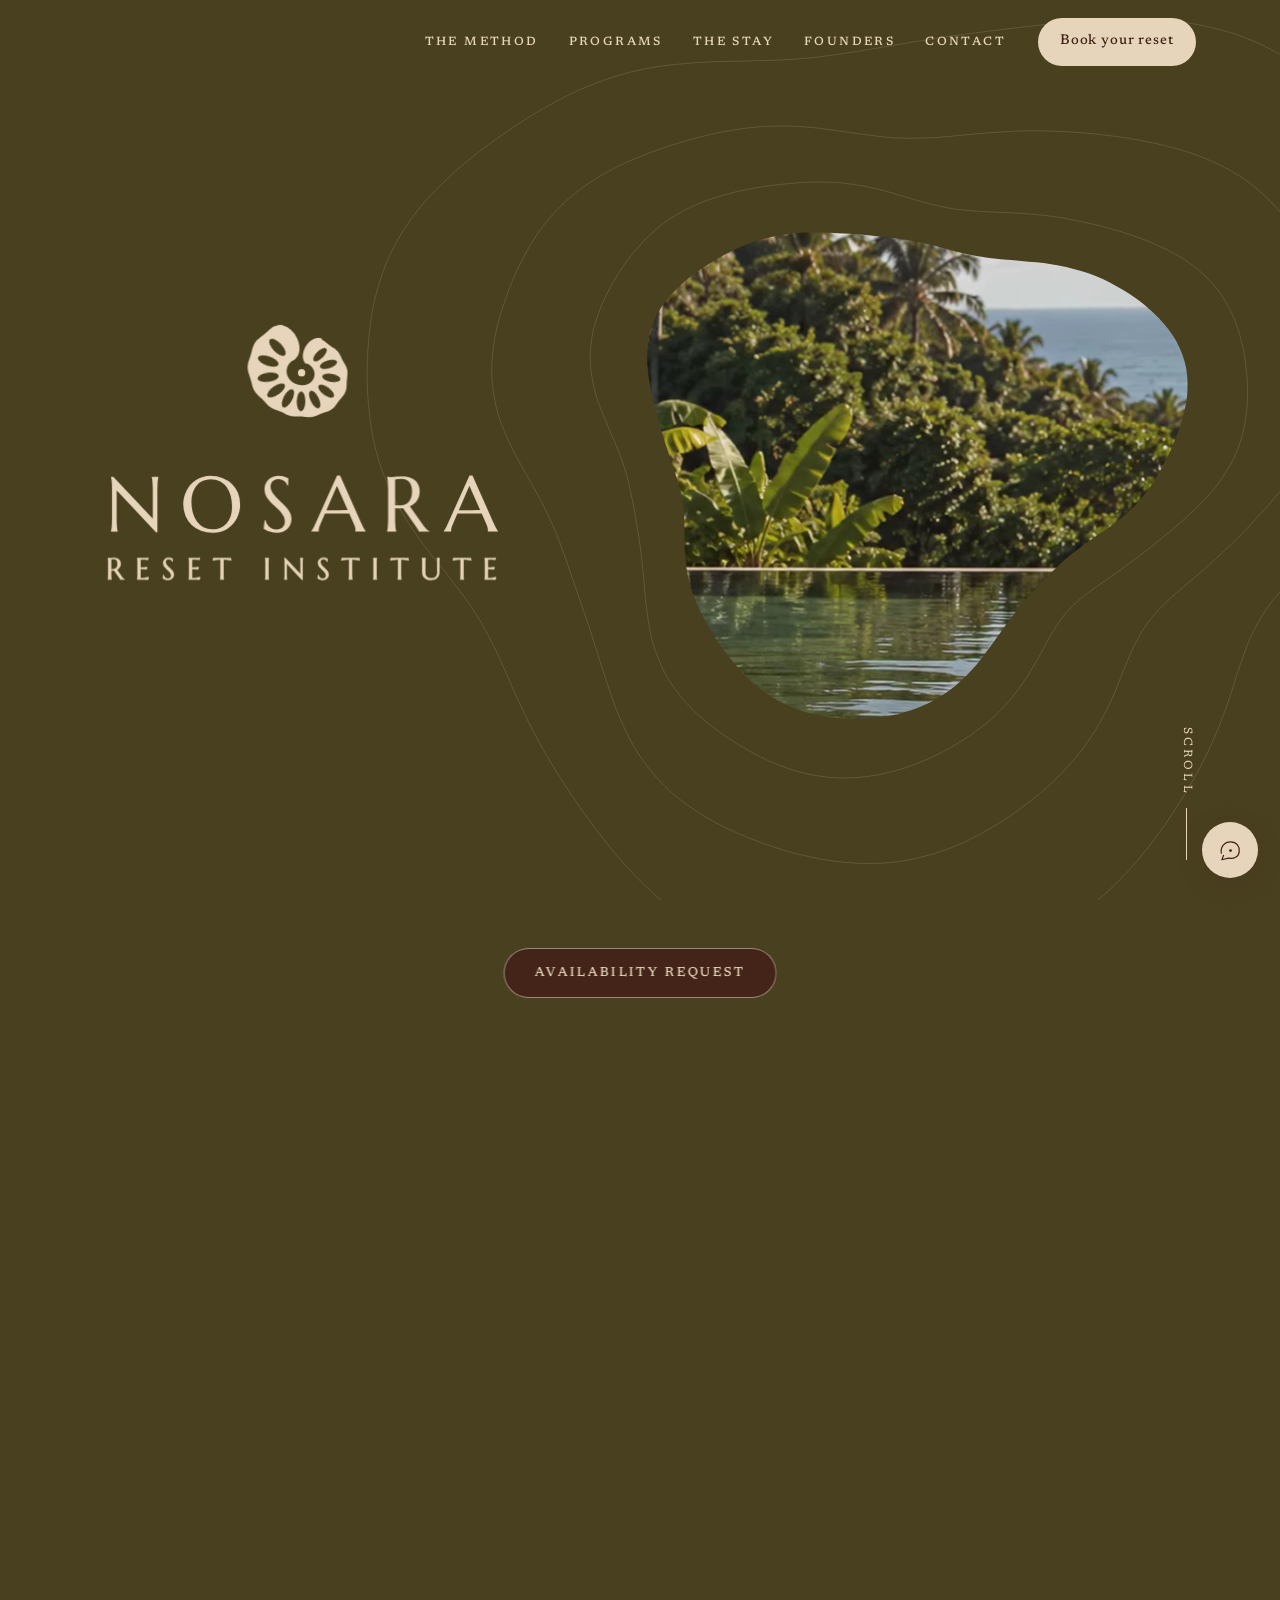
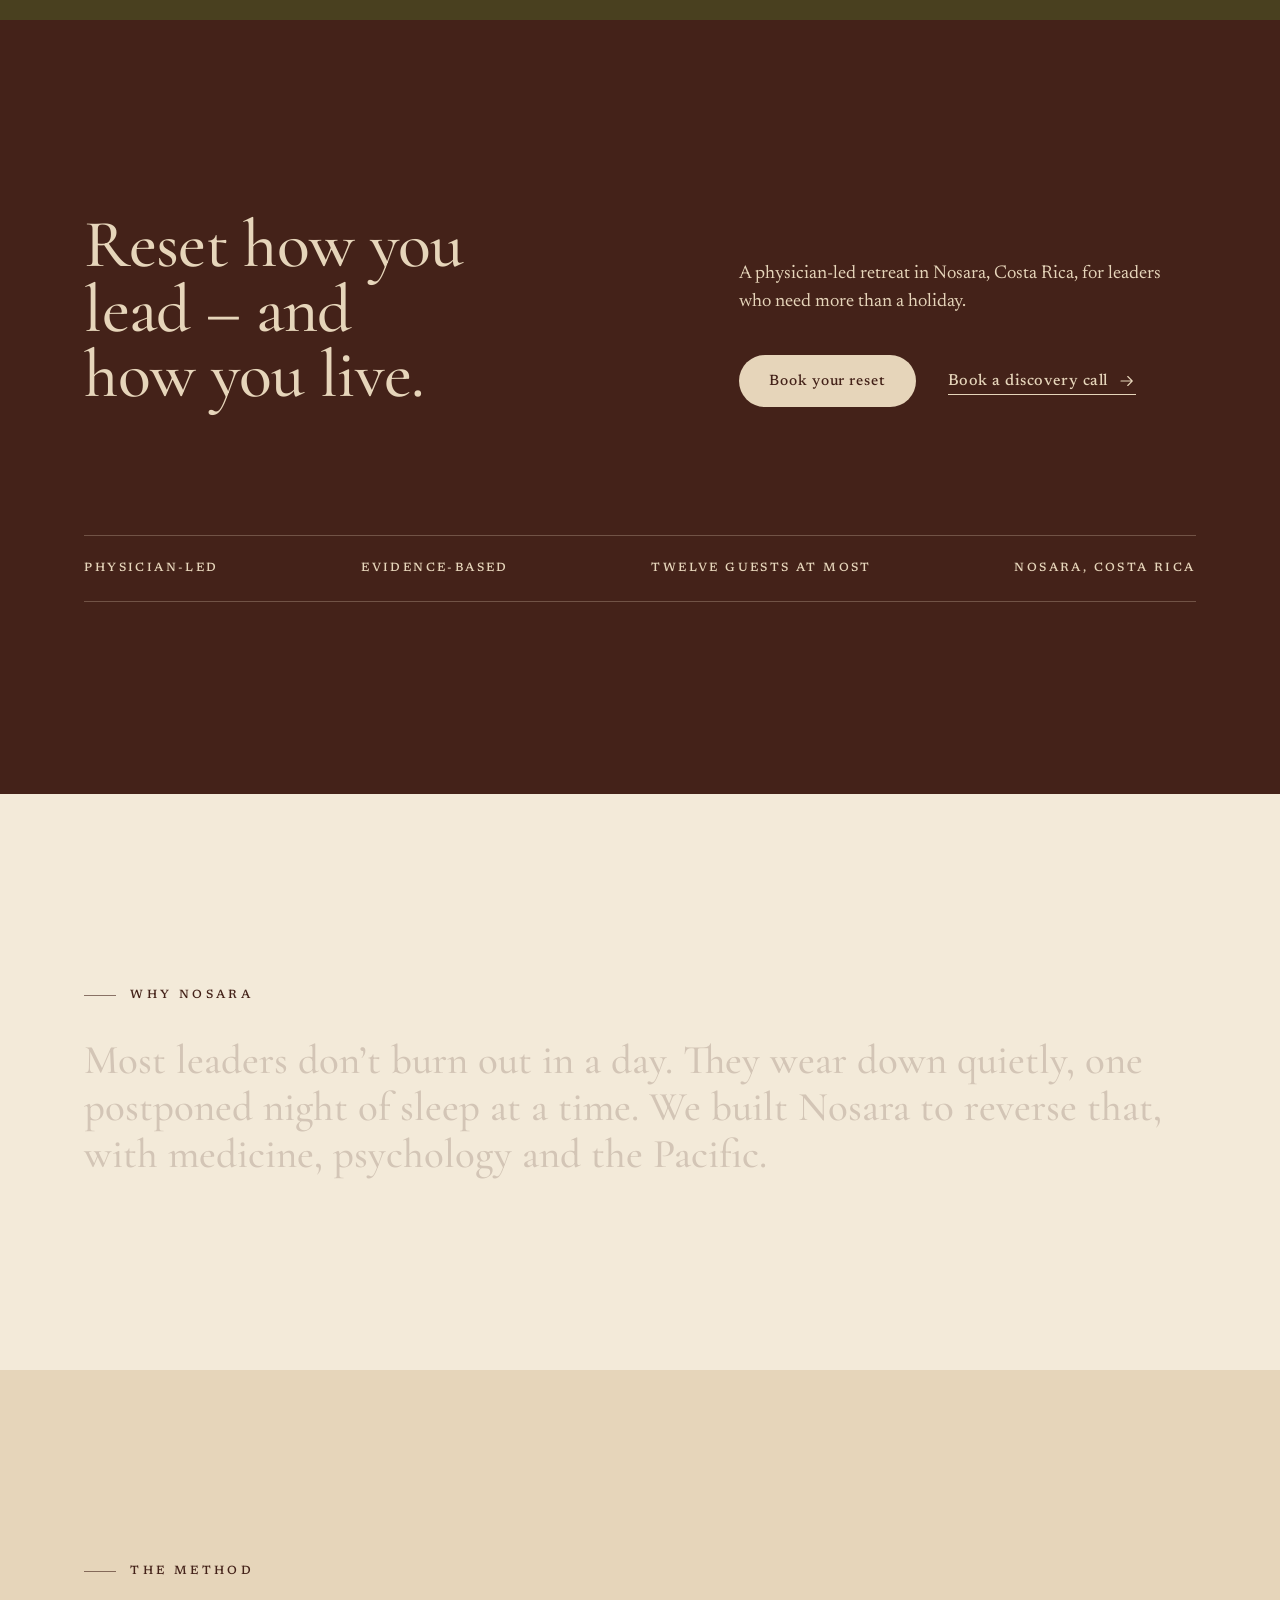
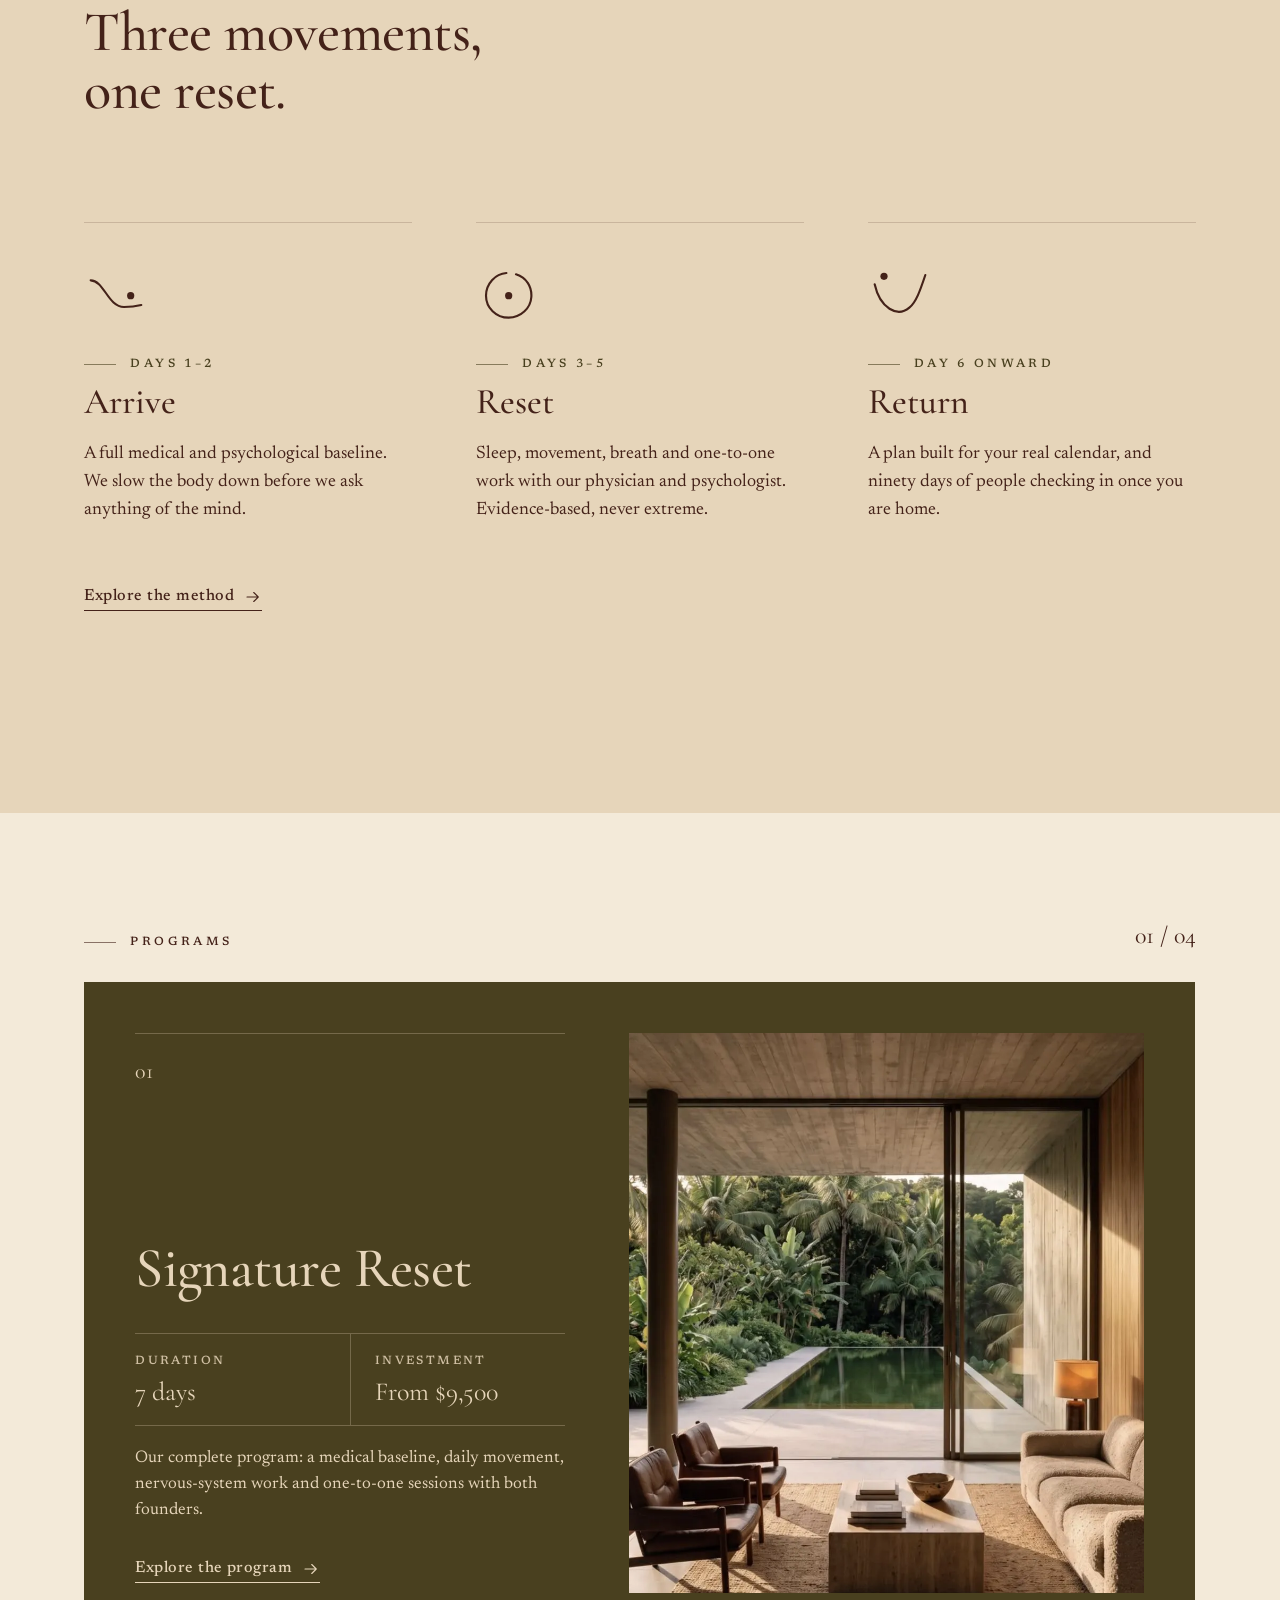
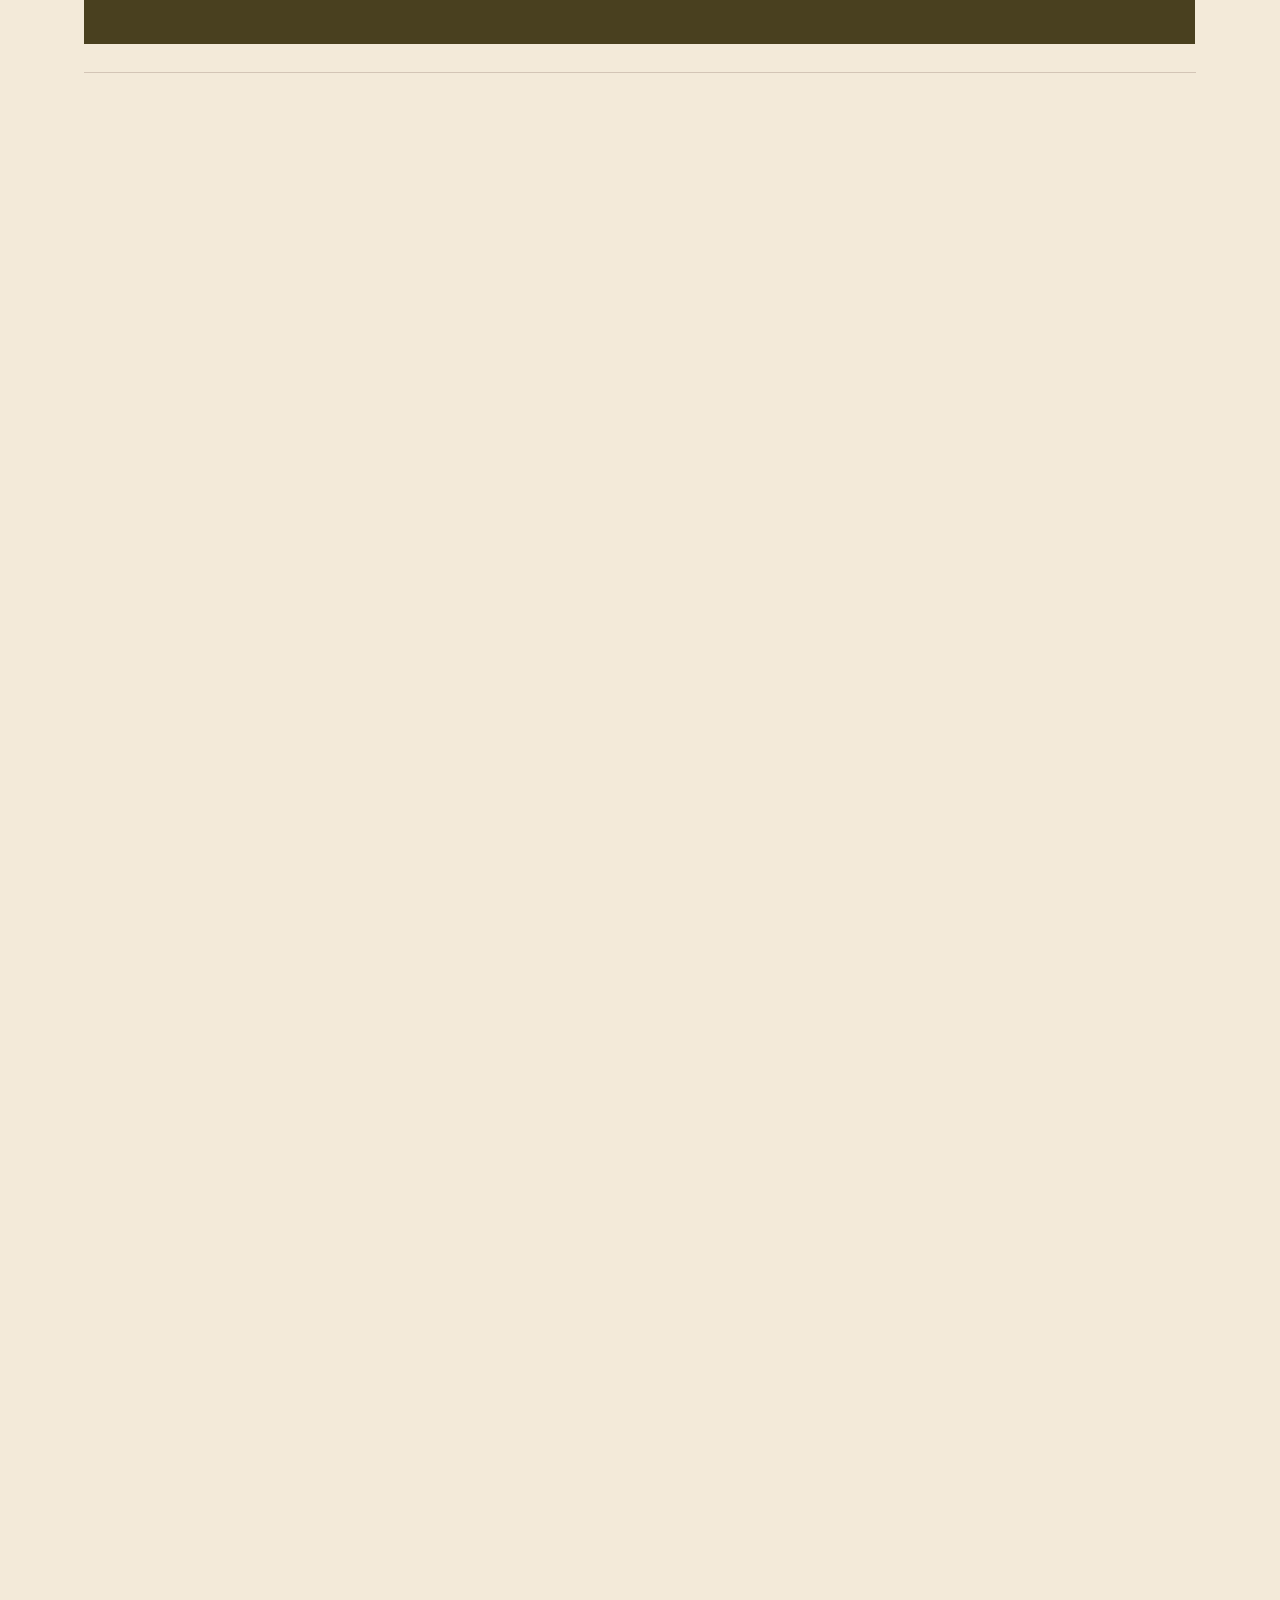
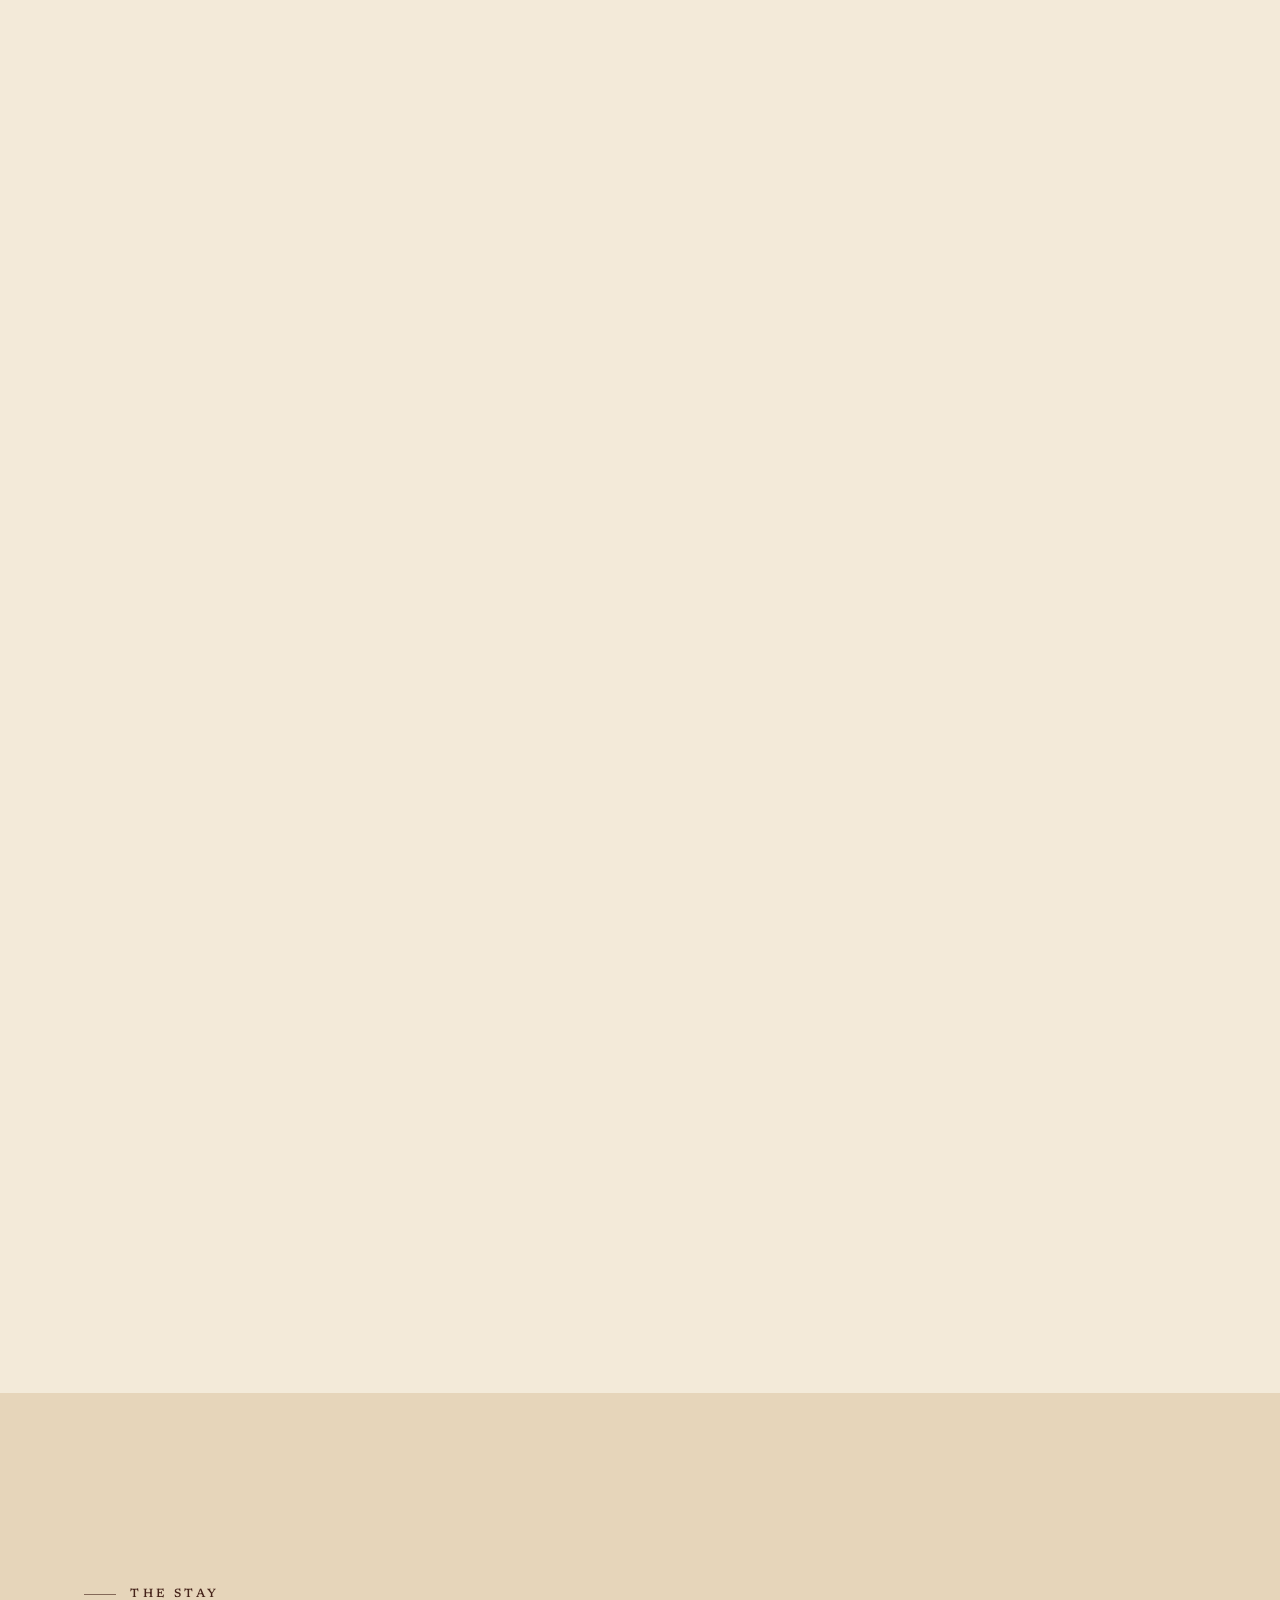
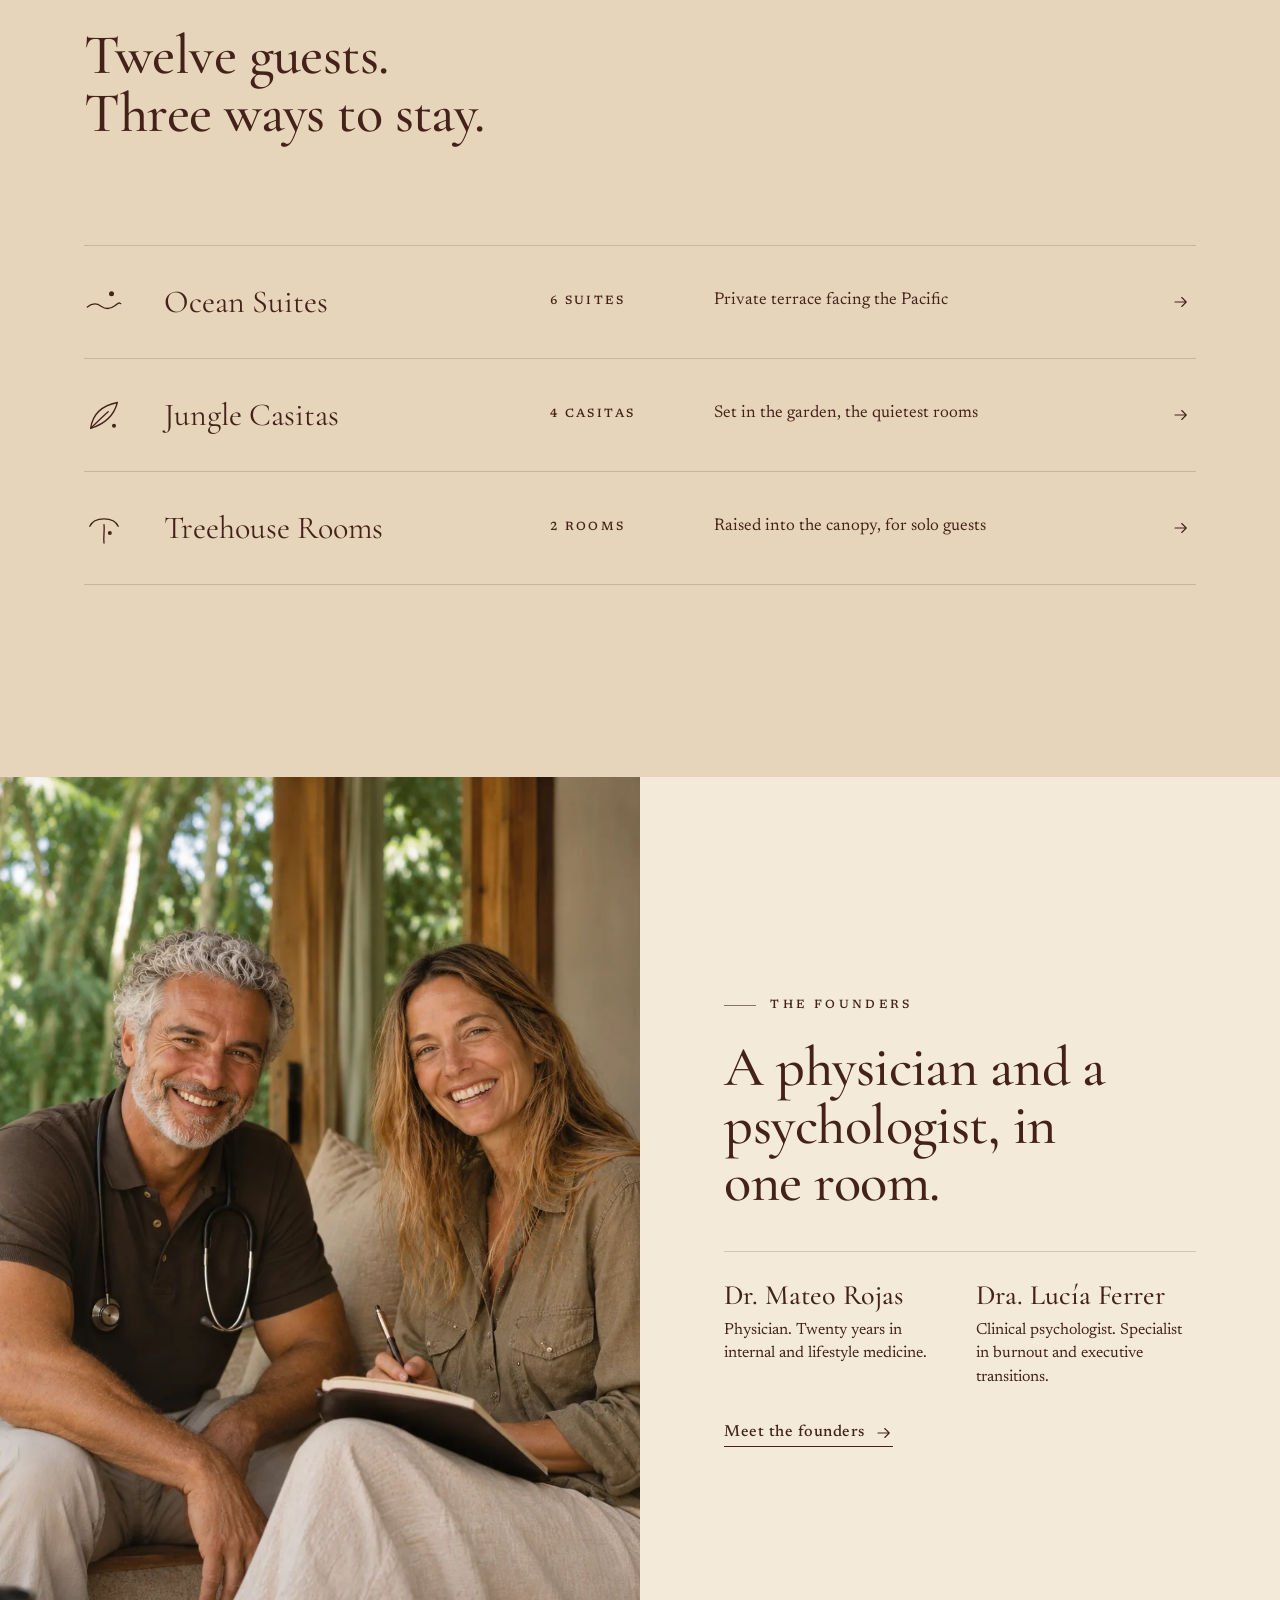
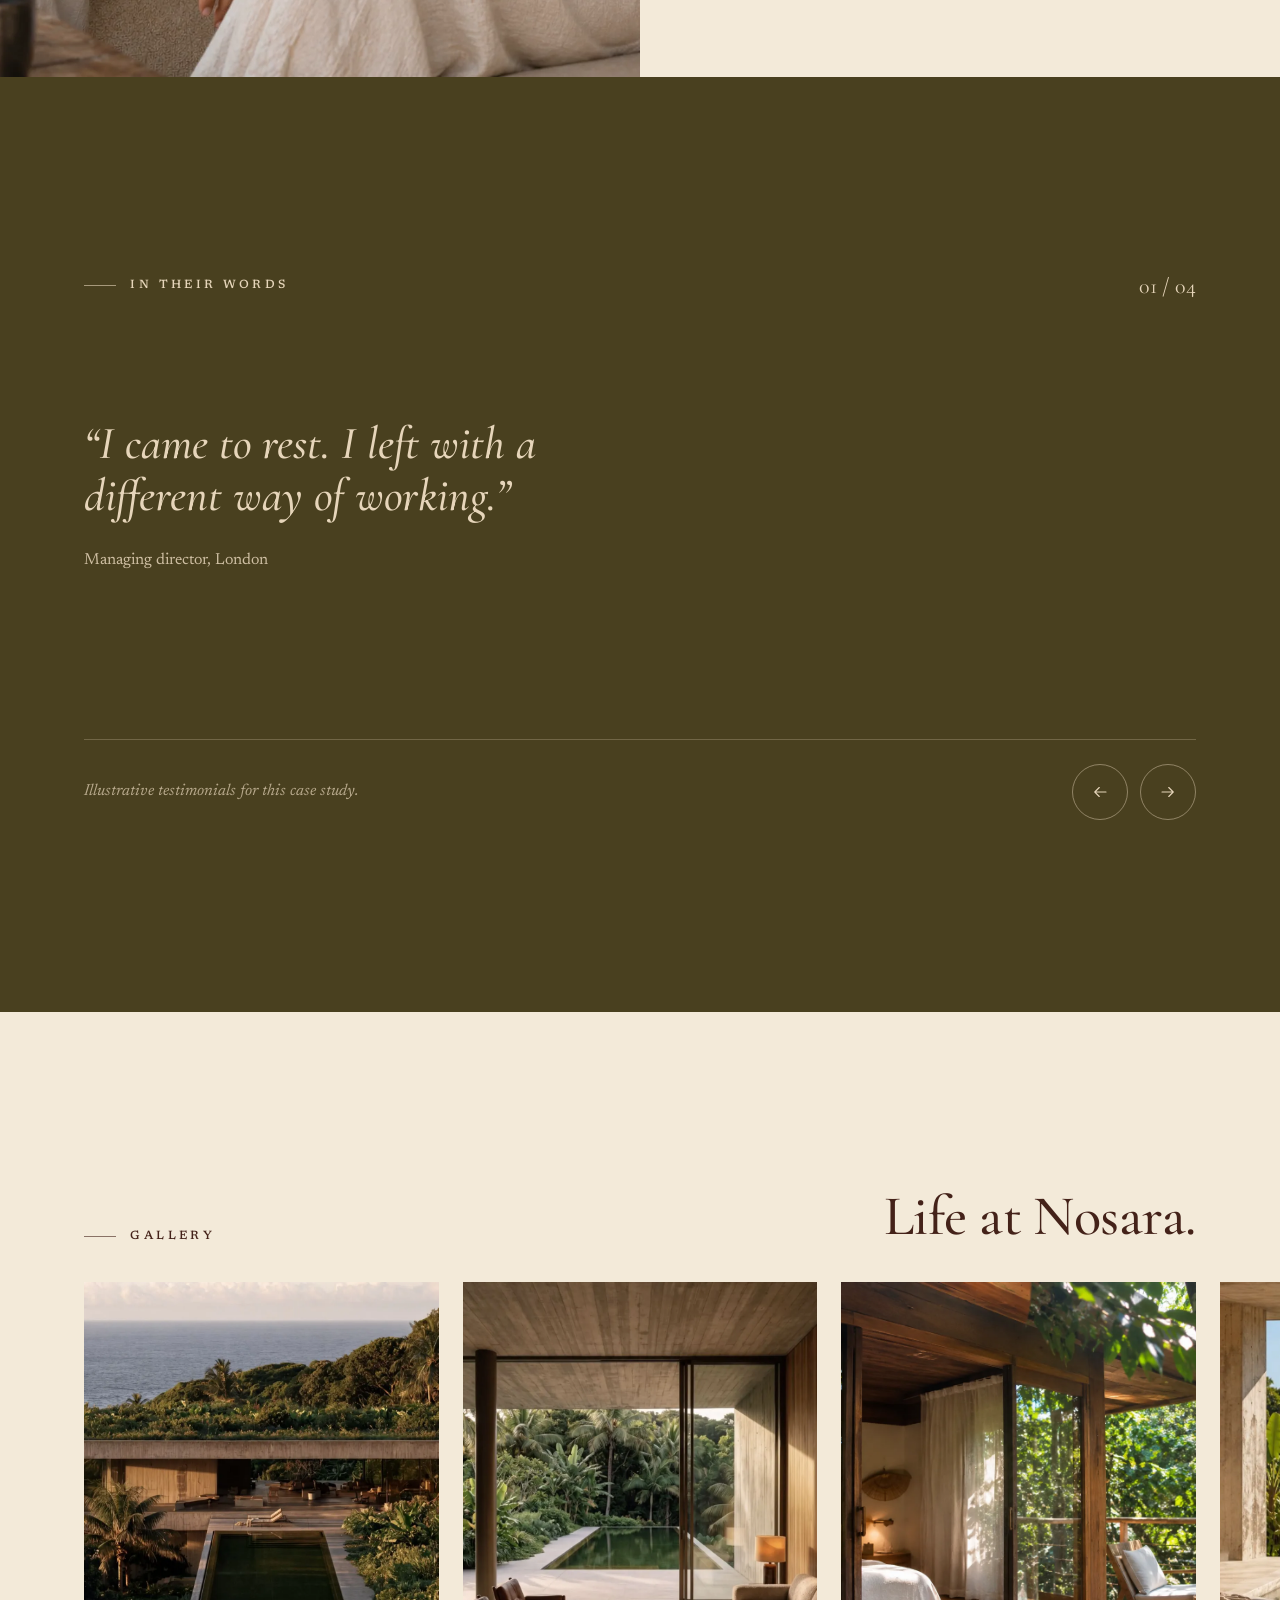
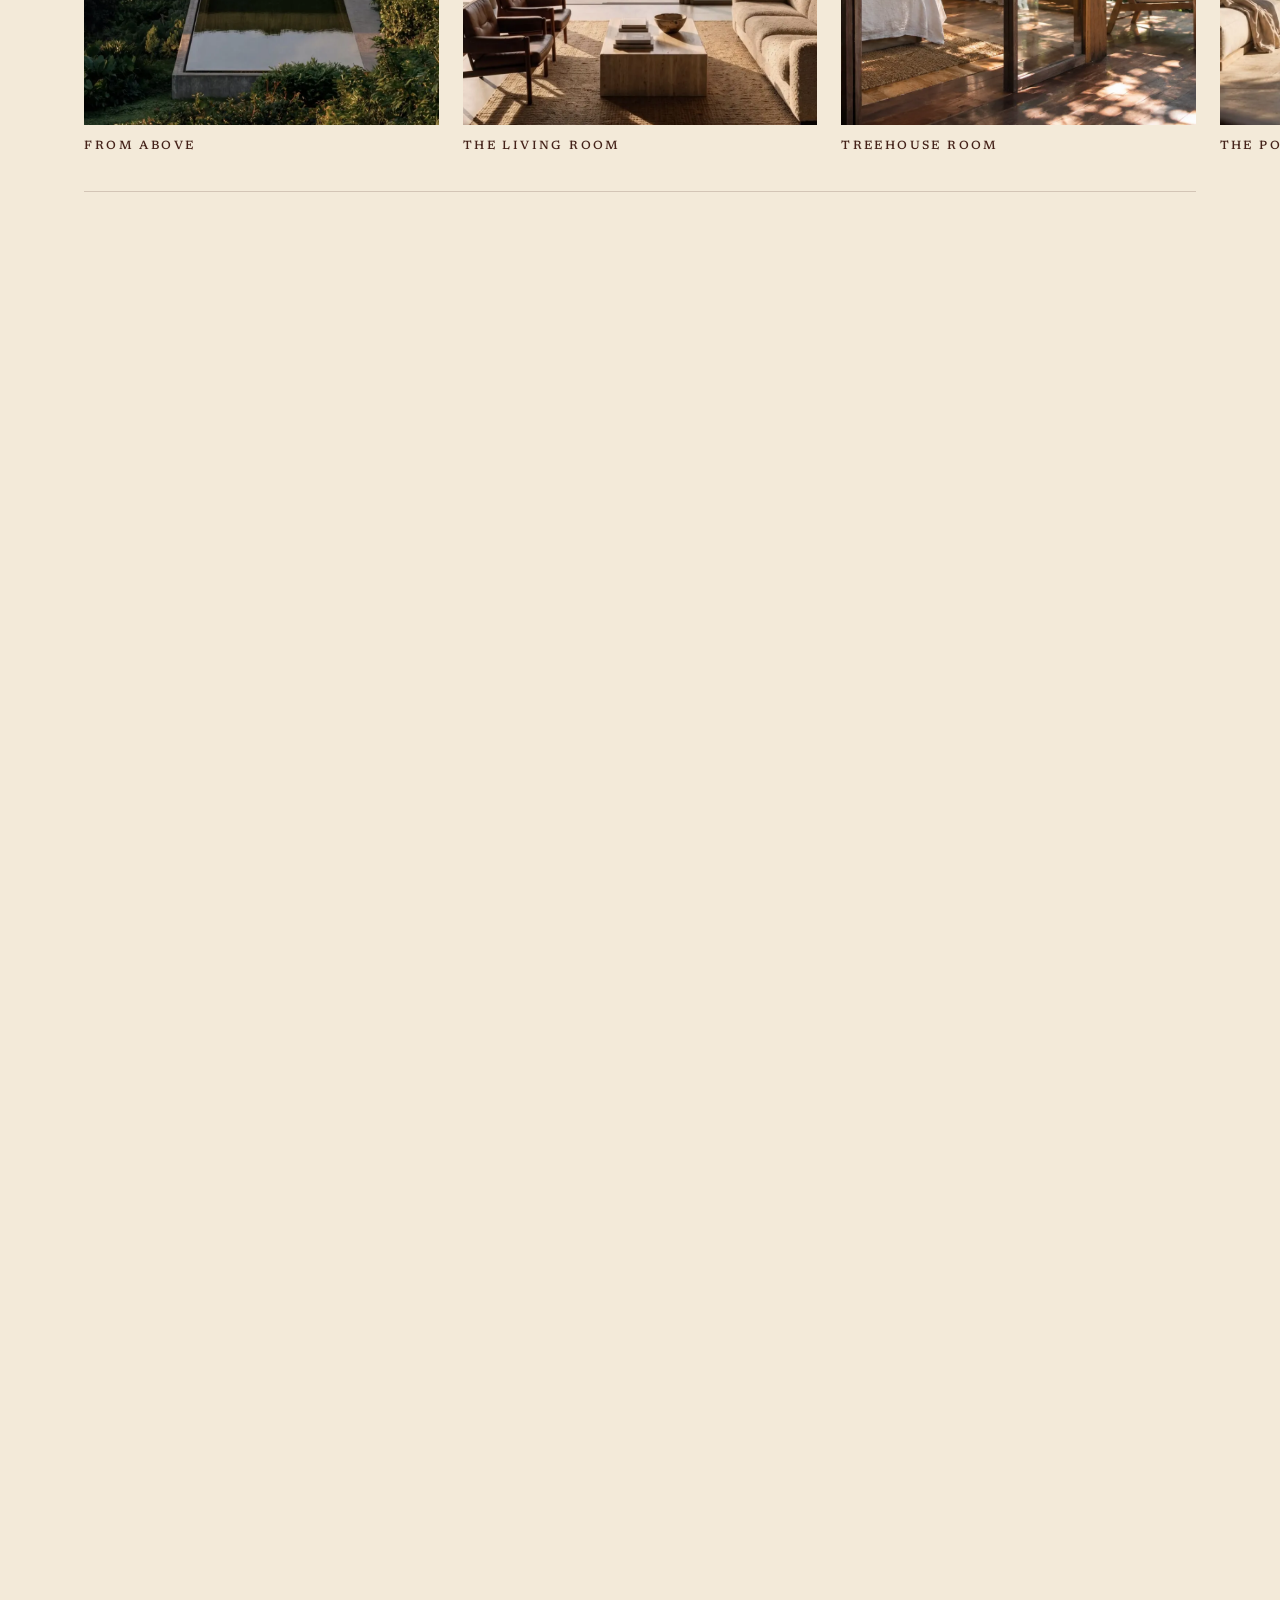
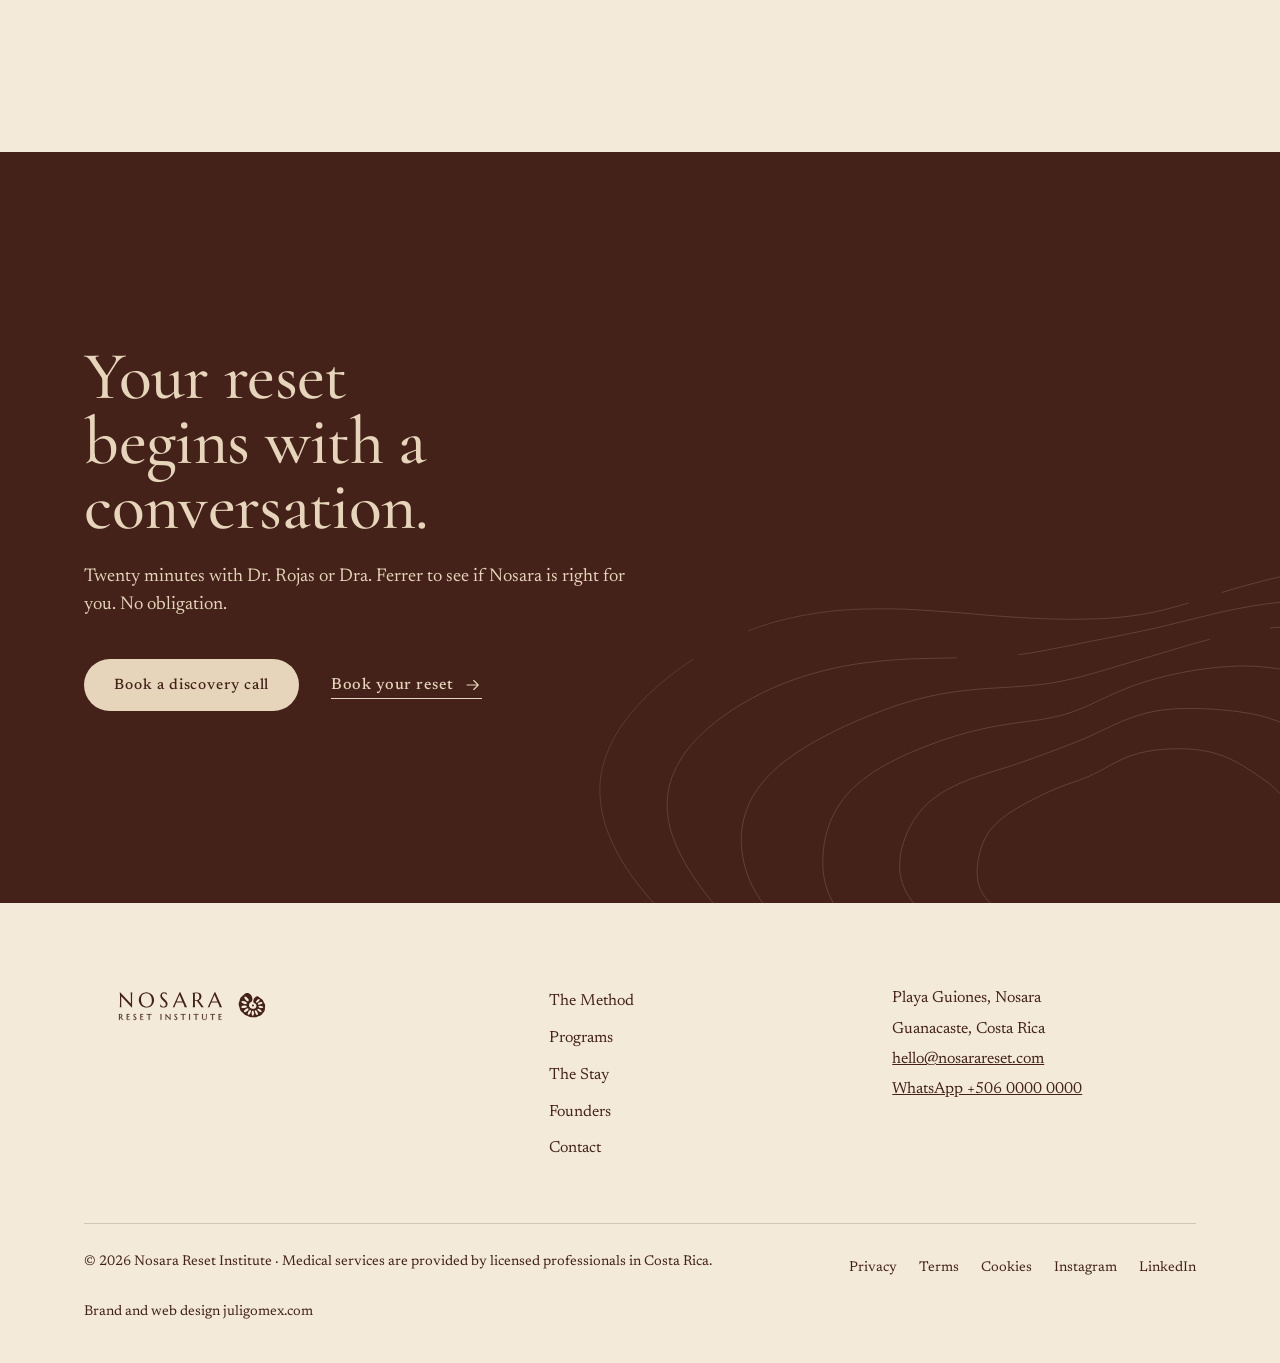
<file: public/index.html>
<!DOCTYPE html>
<html lang="en">
<head>
<meta charset="utf-8">
<meta name="viewport" content="width=device-width, initial-scale=1">
<title>Nosara Reset Institute — Physician-led retreats in Costa Rica</title>
<meta name="description" content="A physician-led reset for leaders in Nosara, Costa Rica. Seven-day and four-day programs, twelve guests at most, and ninety days of follow-up.">
<meta property="og:title" content="Nosara Reset Institute — Physician-led retreats in Costa Rica"><meta property="og:description" content="A physician-led reset for leaders in Nosara, Costa Rica. Seven-day and four-day programs, twelve guests at most, and ninety days of follow-up."><meta property="og:image" content="img/aerial-pool.webp">
<link rel="icon" href="logos/nosara-submark-ciruela.svg">
<link rel="preconnect" href="https://fonts.googleapis.com"><link rel="preconnect" href="https://fonts.gstatic.com" crossorigin><link rel="stylesheet" href="https://fonts.googleapis.com/css2?family=Cormorant+Garamond:ital,wght@0,500;1,500&family=Newsreader:ital,opsz,wght@0,6..72,400;0,6..72,500;1,6..72,400&display=swap">
<link rel="preload" as="image" href="video/poster.webp">
<link rel="stylesheet" href="site.css">
</head>
<body class="is-home">
<a class="skip" href="#main">Skip to content</a>
<header class="top dark in-hero" id="top">
  <a class="logo" href="index.html" aria-label="Nosara Reset Institute, home">
    <img class="lg-dark" src="logos/nosara-horizontal-arena.svg" alt="" width="190" height="40">
    <img class="lg-light" src="logos/nosara-horizontal-ciruela.svg" alt="" width="190" height="40">
  </a>
  <nav class="nav" aria-label="Main"><a href="method.html">The Method</a><a href="programs.html">Programs</a><a href="stay.html">The Stay</a><a href="founders.html">Founders</a><a href="contact.html">Contact</a></nav>
  <a class="btn btn-sm" href="book.html">Book your reset</a>
  <button class="menu-btn" aria-expanded="false" aria-controls="mnav"><span></span><span></span><span class="sr">Menu</span></button>
</header>
<div class="mnav" id="mnav" hidden>
  <nav aria-label="Mobile"><a href="method.html">The Method</a><a href="programs.html">Programs</a><a href="stay.html">The Stay</a><a href="founders.html">Founders</a><a href="contact.html">Contact</a></nav>
  <a class="btn" href="book.html">Book your reset</a>
</div>
<main id="main">


<!-- 1 · HERO: the window -->
<section class="hero" data-header="dark" aria-label="Nosara Reset Institute">
  <div class="stage">
    <div class="echo-wrap"><svg class="echoes" aria-hidden="true"><g class="tf" fill="none" stroke="currentColor"><g class="lg"><path class="hit" d="M140.4 0.0 C138.7 4.2 136.3 8.4 133.6 12.2 C131.0 16.1 127.6 19.7 124.4 23.0 C121.1 26.3 117.5 29.4 114.1 32.3 C110.8 35.2 107.4 37.8 104.2 40.4 C101.0 42.9 97.8 45.3 94.7 47.6 C91.6 49.9 88.5 52.0 85.5 54.1 C82.6 56.2 79.6 58.1 76.9 60.3 C74.3 62.5 71.9 64.7 69.6 67.3 C67.4 70.0 65.6 72.9 63.6 76.2 C61.6 79.4 59.9 83.2 57.7 86.9 C55.5 90.6 53.2 94.7 50.3 98.4 C47.5 102.1 44.3 105.8 40.8 109.2 C37.2 112.5 33.2 115.6 28.9 118.4 C24.7 121.2 20.0 123.8 15.2 126.1 C10.4 128.3 5.2 130.4 0.0 131.8 C-5.2 133.3 -10.8 134.4 -16.3 134.7 C-21.7 135.1 -27.4 134.8 -32.7 133.9 C-38.1 133.1 -43.3 131.4 -48.3 129.5 C-53.3 127.6 -58.1 125.1 -62.6 122.4 C-67.2 119.8 -71.5 116.9 -75.5 113.8 C-79.5 110.7 -83.3 107.3 -86.5 103.7 C-89.8 100.0 -92.7 96.0 -95.0 91.8 C-97.2 87.6 -98.9 83.0 -100.2 78.5 C-101.4 74.0 -102.0 69.3 -102.6 64.9 C-103.2 60.5 -103.4 56.2 -103.8 52.2 C-104.2 48.1 -104.6 44.4 -105.0 40.7 C-105.5 37.0 -106.1 33.6 -106.7 30.2 C-107.2 26.7 -107.8 23.4 -108.5 20.1 C-109.2 16.7 -109.9 13.5 -110.8 10.1 C-111.8 6.8 -112.9 3.5 -114.3 0.0 C-115.6 -3.5 -117.4 -7.1 -118.9 -10.9 C-120.4 -14.7 -122.3 -18.7 -123.4 -22.8 C-124.5 -26.9 -125.5 -31.3 -125.7 -35.6 C-125.9 -39.8 -125.5 -44.1 -124.7 -48.3 C-123.8 -52.5 -122.3 -56.6 -120.6 -60.6 C-118.8 -64.6 -116.7 -68.5 -114.3 -72.3 C-111.9 -76.1 -109.3 -79.8 -106.2 -83.2 C-103.2 -86.7 -99.8 -90.0 -96.1 -92.9 C-92.3 -95.7 -88.1 -98.2 -83.7 -100.2 C-79.3 -102.3 -74.5 -103.8 -69.7 -105.1 C-65.0 -106.5 -60.1 -107.4 -55.3 -108.2 C-50.5 -108.9 -45.7 -109.5 -41.0 -109.8 C-36.3 -110.2 -31.5 -110.3 -26.9 -110.1 C-22.2 -109.9 -17.6 -109.3 -13.1 -108.5 C-8.6 -107.7 -4.2 -106.4 -0.0 -105.2 C4.2 -104.1 8.2 -102.6 12.3 -101.6 C16.3 -100.6 20.2 -99.7 24.2 -99.1 C28.3 -98.5 32.3 -98.3 36.6 -98.0 C40.9 -97.7 45.3 -97.7 49.8 -97.4 C54.4 -97.1 59.0 -96.8 63.8 -96.1 C68.5 -95.5 73.2 -94.6 78.1 -93.5 C82.9 -92.5 87.9 -91.2 92.8 -89.7 C97.7 -88.1 102.8 -86.4 107.5 -84.2 C112.2 -82.1 117.0 -79.6 121.1 -76.6 C125.2 -73.6 128.9 -70.1 131.9 -66.3 C134.9 -62.5 137.3 -58.2 139.1 -53.9 C140.9 -49.6 142.1 -45.0 143.0 -40.4 C143.8 -35.9 144.3 -31.3 144.5 -26.7 C144.6 -22.2 144.5 -17.6 143.8 -13.2 C143.1 -8.7 142.1 -4.2 140.4 0.0 Z"/><path class="echo" d="M140.4 0.0 C138.7 4.2 136.3 8.4 133.6 12.2 C131.0 16.1 127.6 19.7 124.4 23.0 C121.1 26.3 117.5 29.4 114.1 32.3 C110.8 35.2 107.4 37.8 104.2 40.4 C101.0 42.9 97.8 45.3 94.7 47.6 C91.6 49.9 88.5 52.0 85.5 54.1 C82.6 56.2 79.6 58.1 76.9 60.3 C74.3 62.5 71.9 64.7 69.6 67.3 C67.4 70.0 65.6 72.9 63.6 76.2 C61.6 79.4 59.9 83.2 57.7 86.9 C55.5 90.6 53.2 94.7 50.3 98.4 C47.5 102.1 44.3 105.8 40.8 109.2 C37.2 112.5 33.2 115.6 28.9 118.4 C24.7 121.2 20.0 123.8 15.2 126.1 C10.4 128.3 5.2 130.4 0.0 131.8 C-5.2 133.3 -10.8 134.4 -16.3 134.7 C-21.7 135.1 -27.4 134.8 -32.7 133.9 C-38.1 133.1 -43.3 131.4 -48.3 129.5 C-53.3 127.6 -58.1 125.1 -62.6 122.4 C-67.2 119.8 -71.5 116.9 -75.5 113.8 C-79.5 110.7 -83.3 107.3 -86.5 103.7 C-89.8 100.0 -92.7 96.0 -95.0 91.8 C-97.2 87.6 -98.9 83.0 -100.2 78.5 C-101.4 74.0 -102.0 69.3 -102.6 64.9 C-103.2 60.5 -103.4 56.2 -103.8 52.2 C-104.2 48.1 -104.6 44.4 -105.0 40.7 C-105.5 37.0 -106.1 33.6 -106.7 30.2 C-107.2 26.7 -107.8 23.4 -108.5 20.1 C-109.2 16.7 -109.9 13.5 -110.8 10.1 C-111.8 6.8 -112.9 3.5 -114.3 0.0 C-115.6 -3.5 -117.4 -7.1 -118.9 -10.9 C-120.4 -14.7 -122.3 -18.7 -123.4 -22.8 C-124.5 -26.9 -125.5 -31.3 -125.7 -35.6 C-125.9 -39.8 -125.5 -44.1 -124.7 -48.3 C-123.8 -52.5 -122.3 -56.6 -120.6 -60.6 C-118.8 -64.6 -116.7 -68.5 -114.3 -72.3 C-111.9 -76.1 -109.3 -79.8 -106.2 -83.2 C-103.2 -86.7 -99.8 -90.0 -96.1 -92.9 C-92.3 -95.7 -88.1 -98.2 -83.7 -100.2 C-79.3 -102.3 -74.5 -103.8 -69.7 -105.1 C-65.0 -106.5 -60.1 -107.4 -55.3 -108.2 C-50.5 -108.9 -45.7 -109.5 -41.0 -109.8 C-36.3 -110.2 -31.5 -110.3 -26.9 -110.1 C-22.2 -109.9 -17.6 -109.3 -13.1 -108.5 C-8.6 -107.7 -4.2 -106.4 -0.0 -105.2 C4.2 -104.1 8.2 -102.6 12.3 -101.6 C16.3 -100.6 20.2 -99.7 24.2 -99.1 C28.3 -98.5 32.3 -98.3 36.6 -98.0 C40.9 -97.7 45.3 -97.7 49.8 -97.4 C54.4 -97.1 59.0 -96.8 63.8 -96.1 C68.5 -95.5 73.2 -94.6 78.1 -93.5 C82.9 -92.5 87.9 -91.2 92.8 -89.7 C97.7 -88.1 102.8 -86.4 107.5 -84.2 C112.2 -82.1 117.0 -79.6 121.1 -76.6 C125.2 -73.6 128.9 -70.1 131.9 -66.3 C134.9 -62.5 137.3 -58.2 139.1 -53.9 C140.9 -49.6 142.1 -45.0 143.0 -40.4 C143.8 -35.9 144.3 -31.3 144.5 -26.7 C144.6 -22.2 144.5 -17.6 143.8 -13.2 C143.1 -8.7 142.1 -4.2 140.4 0.0 Z"/></g><g class="lg"><path class="hit" d="M170.0 0.0 C167.1 5.1 163.4 10.0 159.8 14.6 C156.3 19.2 152.4 23.5 148.7 27.5 C145.1 31.6 141.4 35.4 137.7 38.9 C134.0 42.5 130.3 45.9 126.7 49.1 C123.1 52.3 119.3 55.2 115.9 58.2 C112.5 61.3 109.3 64.1 106.5 67.3 C103.7 70.6 101.4 73.9 99.3 77.8 C97.1 81.6 95.6 86.0 93.6 90.5 C91.7 95.0 90.0 100.1 87.6 104.9 C85.2 109.7 82.5 114.8 79.2 119.5 C76.0 124.1 72.2 128.7 68.0 133.0 C63.9 137.3 59.2 141.4 54.2 145.2 C49.2 149.0 43.8 152.8 38.1 156.0 C32.4 159.3 26.2 162.4 19.9 164.6 C13.5 166.8 6.7 168.5 0.0 169.4 C-6.7 170.2 -13.7 170.2 -20.5 169.6 C-27.2 169.1 -34.0 167.7 -40.6 166.1 C-47.1 164.4 -53.5 162.3 -59.7 159.8 C-65.8 157.4 -71.9 154.7 -77.4 151.4 C-83.0 148.1 -88.4 144.4 -93.0 140.2 C-97.6 136.0 -101.8 131.1 -105.2 126.0 C-108.7 121.0 -111.3 115.3 -113.7 109.9 C-116.1 104.5 -117.7 98.9 -119.5 93.7 C-121.3 88.4 -122.7 83.4 -124.3 78.6 C-125.8 73.8 -127.4 69.3 -128.9 64.8 C-130.4 60.3 -131.9 56.0 -133.4 51.7 C-134.9 47.4 -136.3 43.2 -137.9 39.0 C-139.5 34.8 -141.1 30.7 -143.2 26.5 C-145.2 22.3 -147.5 18.1 -149.9 13.7 C-152.3 9.3 -155.2 4.8 -157.5 0.0 C-159.8 -4.8 -162.2 -9.8 -163.7 -15.0 C-165.1 -20.1 -166.0 -25.5 -166.2 -30.8 C-166.4 -36.0 -165.8 -41.4 -164.9 -46.6 C-163.9 -51.9 -162.3 -57.1 -160.5 -62.2 C-158.7 -67.3 -156.7 -72.5 -154.1 -77.4 C-151.6 -82.4 -148.7 -87.4 -145.3 -91.9 C-141.8 -96.4 -137.8 -100.7 -133.3 -104.5 C-128.8 -108.2 -123.7 -111.6 -118.4 -114.5 C-113.2 -117.4 -107.4 -119.8 -101.8 -122.0 C-96.2 -124.1 -90.4 -126.0 -84.6 -127.6 C-78.9 -129.2 -73.1 -130.6 -67.3 -131.5 C-61.5 -132.5 -55.6 -133.1 -49.7 -133.2 C-43.9 -133.4 -38.0 -132.9 -32.3 -132.4 C-26.7 -131.8 -21.1 -130.7 -15.7 -130.1 C-10.3 -129.4 -5.2 -128.6 -0.0 -128.3 C5.2 -128.1 10.2 -128.2 15.5 -128.4 C20.8 -128.7 26.1 -129.4 31.7 -129.9 C37.3 -130.3 43.0 -130.9 48.9 -131.1 C54.8 -131.3 60.9 -131.3 67.0 -131.0 C73.2 -130.7 79.5 -130.3 85.9 -129.5 C92.3 -128.7 98.9 -127.8 105.5 -126.3 C112.0 -124.9 118.7 -123.2 124.9 -120.8 C131.1 -118.3 137.3 -115.4 142.6 -111.8 C147.9 -108.2 152.7 -103.8 156.8 -99.2 C160.9 -94.5 164.2 -89.3 167.1 -84.0 C170.1 -78.7 172.4 -73.1 174.4 -67.6 C176.3 -62.0 178.0 -56.3 179.0 -50.6 C180.0 -44.9 180.7 -39.1 180.5 -33.4 C180.2 -27.7 179.2 -21.8 177.5 -16.2 C175.7 -10.7 173.0 -5.1 170.0 0.0 Z"/><path class="echo" d="M170.0 0.0 C167.1 5.1 163.4 10.0 159.8 14.6 C156.3 19.2 152.4 23.5 148.7 27.5 C145.1 31.6 141.4 35.4 137.7 38.9 C134.0 42.5 130.3 45.9 126.7 49.1 C123.1 52.3 119.3 55.2 115.9 58.2 C112.5 61.3 109.3 64.1 106.5 67.3 C103.7 70.6 101.4 73.9 99.3 77.8 C97.1 81.6 95.6 86.0 93.6 90.5 C91.7 95.0 90.0 100.1 87.6 104.9 C85.2 109.7 82.5 114.8 79.2 119.5 C76.0 124.1 72.2 128.7 68.0 133.0 C63.9 137.3 59.2 141.4 54.2 145.2 C49.2 149.0 43.8 152.8 38.1 156.0 C32.4 159.3 26.2 162.4 19.9 164.6 C13.5 166.8 6.7 168.5 0.0 169.4 C-6.7 170.2 -13.7 170.2 -20.5 169.6 C-27.2 169.1 -34.0 167.7 -40.6 166.1 C-47.1 164.4 -53.5 162.3 -59.7 159.8 C-65.8 157.4 -71.9 154.7 -77.4 151.4 C-83.0 148.1 -88.4 144.4 -93.0 140.2 C-97.6 136.0 -101.8 131.1 -105.2 126.0 C-108.7 121.0 -111.3 115.3 -113.7 109.9 C-116.1 104.5 -117.7 98.9 -119.5 93.7 C-121.3 88.4 -122.7 83.4 -124.3 78.6 C-125.8 73.8 -127.4 69.3 -128.9 64.8 C-130.4 60.3 -131.9 56.0 -133.4 51.7 C-134.9 47.4 -136.3 43.2 -137.9 39.0 C-139.5 34.8 -141.1 30.7 -143.2 26.5 C-145.2 22.3 -147.5 18.1 -149.9 13.7 C-152.3 9.3 -155.2 4.8 -157.5 0.0 C-159.8 -4.8 -162.2 -9.8 -163.7 -15.0 C-165.1 -20.1 -166.0 -25.5 -166.2 -30.8 C-166.4 -36.0 -165.8 -41.4 -164.9 -46.6 C-163.9 -51.9 -162.3 -57.1 -160.5 -62.2 C-158.7 -67.3 -156.7 -72.5 -154.1 -77.4 C-151.6 -82.4 -148.7 -87.4 -145.3 -91.9 C-141.8 -96.4 -137.8 -100.7 -133.3 -104.5 C-128.8 -108.2 -123.7 -111.6 -118.4 -114.5 C-113.2 -117.4 -107.4 -119.8 -101.8 -122.0 C-96.2 -124.1 -90.4 -126.0 -84.6 -127.6 C-78.9 -129.2 -73.1 -130.6 -67.3 -131.5 C-61.5 -132.5 -55.6 -133.1 -49.7 -133.2 C-43.9 -133.4 -38.0 -132.9 -32.3 -132.4 C-26.7 -131.8 -21.1 -130.7 -15.7 -130.1 C-10.3 -129.4 -5.2 -128.6 -0.0 -128.3 C5.2 -128.1 10.2 -128.2 15.5 -128.4 C20.8 -128.7 26.1 -129.4 31.7 -129.9 C37.3 -130.3 43.0 -130.9 48.9 -131.1 C54.8 -131.3 60.9 -131.3 67.0 -131.0 C73.2 -130.7 79.5 -130.3 85.9 -129.5 C92.3 -128.7 98.9 -127.8 105.5 -126.3 C112.0 -124.9 118.7 -123.2 124.9 -120.8 C131.1 -118.3 137.3 -115.4 142.6 -111.8 C147.9 -108.2 152.7 -103.8 156.8 -99.2 C160.9 -94.5 164.2 -89.3 167.1 -84.0 C170.1 -78.7 172.4 -73.1 174.4 -67.6 C176.3 -62.0 178.0 -56.3 179.0 -50.6 C180.0 -44.9 180.7 -39.1 180.5 -33.4 C180.2 -27.7 179.2 -21.8 177.5 -16.2 C175.7 -10.7 173.0 -5.1 170.0 0.0 Z"/></g><g class="lg"><path class="hit" d="M205.9 0.0 C202.7 6.2 199.2 12.2 195.2 17.9 C191.3 23.5 186.7 28.8 182.2 33.7 C177.8 38.7 172.7 43.1 168.3 47.6 C163.9 52.0 159.5 56.1 156.0 60.5 C152.5 64.8 149.7 69.2 147.2 74.0 C144.7 78.8 143.1 83.9 141.2 89.3 C139.3 94.7 137.8 100.5 135.6 106.3 C133.5 112.1 131.1 118.0 128.3 124.0 C125.4 129.9 122.2 135.9 118.5 141.9 C114.8 147.9 110.8 154.1 106.2 160.1 C101.6 166.1 96.6 172.3 91.0 177.8 C85.3 183.3 79.0 188.8 72.1 193.2 C65.3 197.6 57.7 201.4 49.9 204.3 C42.1 207.1 33.7 208.9 25.4 210.3 C17.1 211.7 8.5 212.2 0.0 212.4 C-8.5 212.7 -17.1 212.5 -25.6 211.7 C-34.0 211.0 -42.6 209.9 -50.8 207.8 C-58.9 205.8 -67.0 203.1 -74.5 199.5 C-81.9 195.8 -88.9 191.2 -95.2 186.2 C-101.6 181.2 -107.2 175.2 -112.4 169.5 C-117.6 163.7 -122.2 157.5 -126.6 151.6 C-130.9 145.7 -134.9 139.8 -138.6 133.9 C-142.3 128.1 -145.6 122.3 -148.7 116.5 C-151.8 110.8 -154.4 104.9 -157.0 99.3 C-159.6 93.6 -161.8 88.0 -164.4 82.6 C-167.1 77.3 -169.7 72.1 -173.0 67.0 C-176.2 61.9 -180.1 57.1 -183.9 52.0 C-187.8 46.9 -192.4 41.8 -196.2 36.3 C-200.0 30.8 -204.0 25.0 -206.9 18.9 C-209.9 12.9 -212.2 6.5 -213.9 0.0 C-215.6 -6.5 -216.5 -13.2 -217.0 -19.9 C-217.6 -26.6 -217.6 -33.4 -217.2 -40.2 C-216.8 -47.0 -216.1 -53.9 -214.6 -60.7 C-213.0 -67.4 -211.0 -74.2 -207.9 -80.6 C-204.9 -86.9 -201.0 -93.1 -196.5 -98.8 C-192.1 -104.4 -186.6 -109.6 -181.2 -114.6 C-175.7 -119.5 -169.7 -124.0 -163.7 -128.3 C-157.7 -132.6 -151.5 -136.7 -145.2 -140.3 C-138.8 -144.0 -132.2 -147.4 -125.3 -150.1 C-118.5 -152.9 -111.2 -155.1 -103.9 -156.6 C-96.6 -158.1 -88.9 -158.8 -81.5 -159.3 C-74.2 -159.9 -66.8 -159.7 -59.7 -160.0 C-52.7 -160.2 -46.0 -160.3 -39.3 -160.9 C-32.6 -161.4 -26.3 -162.3 -19.7 -163.3 C-13.2 -164.2 -6.7 -165.5 -0.0 -166.6 C6.7 -167.7 13.5 -168.8 20.5 -169.9 C27.5 -170.9 34.7 -171.8 42.2 -172.7 C49.7 -173.6 57.4 -174.6 65.5 -175.3 C73.5 -176.1 82.1 -177.1 90.6 -177.2 C99.2 -177.3 108.3 -177.3 116.8 -176.1 C125.4 -174.9 134.1 -173.0 142.0 -170.1 C149.9 -167.2 157.4 -163.2 164.3 -158.8 C171.2 -154.4 177.4 -149.1 183.3 -143.6 C189.1 -138.2 194.6 -132.3 199.4 -126.1 C204.3 -120.0 208.9 -113.5 212.5 -106.8 C216.1 -100.0 219.2 -92.9 221.1 -85.7 C222.9 -78.4 223.8 -70.7 223.7 -63.3 C223.7 -55.8 222.5 -48.2 221.0 -40.9 C219.4 -33.6 217.0 -26.4 214.5 -19.6 C212.0 -12.8 209.2 -6.2 205.9 0.0 Z"/><path class="echo" d="M205.9 0.0 C202.7 6.2 199.2 12.2 195.2 17.9 C191.3 23.5 186.7 28.8 182.2 33.7 C177.8 38.7 172.7 43.1 168.3 47.6 C163.9 52.0 159.5 56.1 156.0 60.5 C152.5 64.8 149.7 69.2 147.2 74.0 C144.7 78.8 143.1 83.9 141.2 89.3 C139.3 94.7 137.8 100.5 135.6 106.3 C133.5 112.1 131.1 118.0 128.3 124.0 C125.4 129.9 122.2 135.9 118.5 141.9 C114.8 147.9 110.8 154.1 106.2 160.1 C101.6 166.1 96.6 172.3 91.0 177.8 C85.3 183.3 79.0 188.8 72.1 193.2 C65.3 197.6 57.7 201.4 49.9 204.3 C42.1 207.1 33.7 208.9 25.4 210.3 C17.1 211.7 8.5 212.2 0.0 212.4 C-8.5 212.7 -17.1 212.5 -25.6 211.7 C-34.0 211.0 -42.6 209.9 -50.8 207.8 C-58.9 205.8 -67.0 203.1 -74.5 199.5 C-81.9 195.8 -88.9 191.2 -95.2 186.2 C-101.6 181.2 -107.2 175.2 -112.4 169.5 C-117.6 163.7 -122.2 157.5 -126.6 151.6 C-130.9 145.7 -134.9 139.8 -138.6 133.9 C-142.3 128.1 -145.6 122.3 -148.7 116.5 C-151.8 110.8 -154.4 104.9 -157.0 99.3 C-159.6 93.6 -161.8 88.0 -164.4 82.6 C-167.1 77.3 -169.7 72.1 -173.0 67.0 C-176.2 61.9 -180.1 57.1 -183.9 52.0 C-187.8 46.9 -192.4 41.8 -196.2 36.3 C-200.0 30.8 -204.0 25.0 -206.9 18.9 C-209.9 12.9 -212.2 6.5 -213.9 0.0 C-215.6 -6.5 -216.5 -13.2 -217.0 -19.9 C-217.6 -26.6 -217.6 -33.4 -217.2 -40.2 C-216.8 -47.0 -216.1 -53.9 -214.6 -60.7 C-213.0 -67.4 -211.0 -74.2 -207.9 -80.6 C-204.9 -86.9 -201.0 -93.1 -196.5 -98.8 C-192.1 -104.4 -186.6 -109.6 -181.2 -114.6 C-175.7 -119.5 -169.7 -124.0 -163.7 -128.3 C-157.7 -132.6 -151.5 -136.7 -145.2 -140.3 C-138.8 -144.0 -132.2 -147.4 -125.3 -150.1 C-118.5 -152.9 -111.2 -155.1 -103.9 -156.6 C-96.6 -158.1 -88.9 -158.8 -81.5 -159.3 C-74.2 -159.9 -66.8 -159.7 -59.7 -160.0 C-52.7 -160.2 -46.0 -160.3 -39.3 -160.9 C-32.6 -161.4 -26.3 -162.3 -19.7 -163.3 C-13.2 -164.2 -6.7 -165.5 -0.0 -166.6 C6.7 -167.7 13.5 -168.8 20.5 -169.9 C27.5 -170.9 34.7 -171.8 42.2 -172.7 C49.7 -173.6 57.4 -174.6 65.5 -175.3 C73.5 -176.1 82.1 -177.1 90.6 -177.2 C99.2 -177.3 108.3 -177.3 116.8 -176.1 C125.4 -174.9 134.1 -173.0 142.0 -170.1 C149.9 -167.2 157.4 -163.2 164.3 -158.8 C171.2 -154.4 177.4 -149.1 183.3 -143.6 C189.1 -138.2 194.6 -132.3 199.4 -126.1 C204.3 -120.0 208.9 -113.5 212.5 -106.8 C216.1 -100.0 219.2 -92.9 221.1 -85.7 C222.9 -78.4 223.8 -70.7 223.7 -63.3 C223.7 -55.8 222.5 -48.2 221.0 -40.9 C219.4 -33.6 217.0 -26.4 214.5 -19.6 C212.0 -12.8 209.2 -6.2 205.9 0.0 Z"/></g></g></svg></div>
    <div class="win" data-shape="M113.0 0.0 C111.4 3.4 109.8 6.7 107.9 9.9 C106.1 13.0 104.1 16.0 101.8 18.8 C99.5 21.6 96.9 24.2 94.2 26.6 C91.5 29.0 88.5 31.2 85.7 33.2 C82.9 35.2 80.0 37.0 77.4 38.9 C74.9 40.8 72.5 42.6 70.3 44.4 C68.0 46.3 66.1 48.2 64.1 50.2 C62.1 52.2 60.2 54.2 58.2 56.3 C56.3 58.4 54.3 60.4 52.4 62.8 C50.4 65.1 48.5 67.4 46.5 70.1 C44.5 72.8 42.5 75.7 40.3 78.8 C38.0 81.8 35.7 85.2 33.0 88.4 C30.2 91.5 27.2 94.8 23.8 97.4 C20.4 100.1 16.6 102.6 12.6 104.5 C8.7 106.4 4.3 107.8 0.0 108.8 C-4.3 109.8 -8.9 110.3 -13.3 110.5 C-17.8 110.7 -22.4 110.5 -26.8 109.9 C-31.3 109.3 -35.8 108.4 -39.9 106.9 C-44.1 105.4 -48.1 103.5 -51.7 101.2 C-55.4 98.8 -58.7 96.0 -61.7 93.0 C-64.7 90.1 -67.3 86.8 -69.8 83.6 C-72.2 80.4 -74.4 77.1 -76.3 73.8 C-78.3 70.5 -80.1 67.3 -81.6 63.9 C-83.0 60.6 -84.3 57.2 -85.1 53.8 C-86.0 50.4 -86.4 46.9 -86.7 43.6 C-87.0 40.2 -86.9 36.9 -87.0 33.7 C-87.1 30.6 -87.0 27.6 -87.3 24.7 C-87.6 21.8 -88.0 19.1 -88.7 16.4 C-89.3 13.7 -90.3 11.1 -91.2 8.3 C-92.1 5.6 -93.1 2.9 -94.0 0.0 C-95.0 -2.9 -95.9 -5.8 -96.8 -8.9 C-97.6 -11.9 -98.5 -15.1 -99.3 -18.4 C-100.1 -21.7 -101.0 -25.2 -101.5 -28.7 C-102.0 -32.2 -102.5 -36.0 -102.3 -39.7 C-102.2 -43.3 -101.7 -47.1 -100.5 -50.5 C-99.4 -54.0 -97.6 -57.3 -95.4 -60.3 C-93.3 -63.4 -90.5 -66.1 -87.6 -68.7 C-84.7 -71.2 -81.5 -73.5 -78.3 -75.6 C-75.0 -77.8 -71.6 -79.8 -68.1 -81.5 C-64.5 -83.3 -60.9 -84.8 -57.1 -86.0 C-53.3 -87.2 -49.3 -88.1 -45.4 -88.7 C-41.4 -89.3 -37.3 -89.4 -33.4 -89.4 C-29.5 -89.5 -25.5 -89.2 -21.7 -89.0 C-17.9 -88.8 -14.3 -88.5 -10.6 -88.2 C-7.0 -87.8 -3.5 -87.5 -0.0 -87.1 C3.5 -86.6 6.9 -86.0 10.3 -85.3 C13.7 -84.6 17.0 -83.7 20.2 -82.9 C23.5 -82.0 26.7 -81.1 30.0 -80.4 C33.4 -79.7 36.7 -79.1 40.3 -78.7 C43.8 -78.2 47.6 -78.1 51.5 -77.7 C55.5 -77.3 59.7 -77.1 63.8 -76.4 C67.9 -75.7 72.1 -74.9 76.1 -73.6 C80.2 -72.4 84.1 -70.8 87.9 -68.9 C91.6 -67.0 95.3 -64.8 98.6 -62.4 C102.0 -59.9 105.2 -57.2 108.0 -54.3 C110.8 -51.3 113.4 -48.1 115.3 -44.7 C117.1 -41.2 118.6 -37.5 119.3 -33.7 C120.0 -30.0 120.0 -26.0 119.7 -22.1 C119.3 -18.3 118.2 -14.4 117.1 -10.7 C116.0 -7.0 114.5 -3.4 113.0 0.0 Z"><div class="win-in"><video autoplay muted loop playsinline preload="auto" poster="video/poster.webp"><source src="video/hero.webm" type="video/webm"><source src="video/hero.mp4" type="video/mp4"></video></div></div>
    <h1 class="hero-logo"><span class="sr">Nosara Reset Institute: reset how you lead, and how you live. A physician-led retreat in Costa Rica.</span><svg class="cover-anim" viewBox="0 -6 400 270" aria-hidden="true"><g transform="translate(200 58) scale(0.4833)"><g class="pod-fill"><path d="M39.2 -62.7 C39.7 -62.1 40.3 -62.1 40.9 -61.8 C41.4 -61.4 42.0 -61.1 42.5 -60.7 C43.1 -60.4 43.6 -60.0 44.1 -59.6 C44.6 -59.3 45.1 -58.9 45.6 -58.4 C46.2 -58.0 46.6 -57.6 47.1 -57.2 C47.6 -56.8 48.1 -56.4 48.6 -56.0 C49.1 -55.5 49.6 -55.1 50.1 -54.7 C50.6 -54.3 51.1 -53.9 51.6 -53.5 C52.1 -53.1 52.7 -52.7 53.2 -52.3 C53.7 -51.9 54.3 -51.5 54.8 -51.2 C55.4 -50.8 55.9 -50.4 56.5 -50.0 C57.1 -49.7 57.7 -49.3 58.2 -48.9 C58.8 -48.6 59.4 -48.2 60.0 -47.8 C60.6 -47.4 61.2 -47.0 61.8 -46.6 C62.4 -46.2 63.0 -45.8 63.6 -45.4 C64.1 -45.0 64.7 -44.5 65.2 -44.1 C65.8 -43.6 66.3 -43.1 66.8 -42.7 C67.4 -42.2 67.9 -41.7 68.3 -41.1 C68.8 -40.6 69.3 -40.1 69.7 -39.5 C70.1 -39.0 70.5 -38.4 70.9 -37.8 C71.3 -37.2 71.7 -36.6 72.0 -36.0 C72.4 -35.4 72.7 -34.8 73.0 -34.1 C73.4 -33.5 73.7 -32.9 74.0 -32.3 C74.3 -31.6 74.6 -31.0 74.9 -30.3 C75.2 -29.7 75.5 -29.1 75.8 -28.4 C76.1 -27.8 76.4 -27.1 76.7 -26.5 C77.0 -25.9 77.3 -25.2 77.7 -24.6 C78.0 -23.9 78.3 -23.3 78.7 -22.7 C79.0 -22.0 79.4 -21.4 79.8 -20.7 C80.2 -20.1 80.5 -19.4 80.9 -18.8 C81.3 -18.1 81.7 -17.5 82.1 -16.8 C82.4 -16.1 82.8 -15.5 83.2 -14.8 C83.6 -14.1 83.9 -13.4 84.2 -12.7 C84.6 -12.0 84.9 -11.3 85.2 -10.6 C85.5 -9.9 85.8 -9.1 86.0 -8.4 C86.2 -7.7 86.4 -6.9 86.6 -6.2 C86.8 -5.4 86.9 -4.7 87.0 -3.9 C87.2 -3.2 87.2 -2.4 87.3 -1.7 C87.3 -0.9 87.4 -0.1 87.4 0.6 C87.4 1.4 87.3 2.1 87.3 2.9 C87.2 3.7 87.2 4.4 87.1 5.2 C87.0 5.9 87.0 6.7 86.9 7.4 C86.8 8.2 86.7 8.9 86.6 9.7 C86.5 10.5 86.4 11.2 86.4 12.0 C86.3 12.7 86.2 13.5 86.2 14.2 C86.1 15.0 86.1 15.8 86.0 16.5 C86.0 17.3 85.9 18.1 85.9 18.9 C85.9 19.6 85.8 20.4 85.8 21.2 C85.8 22.0 85.8 22.8 85.7 23.6 C85.7 24.4 85.6 25.2 85.6 26.0 C85.5 26.8 85.5 27.6 85.4 28.3 C85.3 29.1 85.1 29.9 85.0 30.7 C84.8 31.5 84.7 32.3 84.5 33.0 C84.3 33.8 84.0 34.6 83.7 35.3 C83.5 36.1 83.2 36.8 82.8 37.5 C82.5 38.2 82.1 38.9 81.8 39.6 C81.4 40.3 80.9 41.0 80.5 41.7 C80.1 42.3 79.6 43.0 79.1 43.6 C78.6 44.2 78.1 44.9 77.6 45.5 C77.1 46.1 76.6 46.7 76.1 47.3 C75.6 47.9 75.1 48.5 74.6 49.1 C74.1 49.7 73.6 50.3 73.1 50.9 C72.6 51.5 72.1 52.1 71.6 52.7 C71.1 53.3 70.6 53.9 70.2 54.5 C69.7 55.1 69.3 55.8 68.8 56.4 C68.3 57.0 67.9 57.6 67.4 58.3 C67.0 58.9 66.5 59.5 66.1 60.2 C65.6 60.8 65.1 61.4 64.6 62.1 C64.2 62.7 63.7 63.3 63.2 63.9 C62.7 64.5 62.1 65.1 61.6 65.7 C61.1 66.2 60.5 66.8 59.9 67.3 C59.3 67.8 58.7 68.3 58.1 68.8 C57.5 69.3 56.8 69.7 56.2 70.2 C55.5 70.6 54.8 71.0 54.1 71.4 C53.4 71.7 52.7 72.1 52.0 72.4 C51.3 72.7 50.5 73.0 49.8 73.3 C49.1 73.6 48.3 73.9 47.6 74.1 C46.8 74.4 46.1 74.6 45.3 74.9 C44.6 75.1 43.8 75.3 43.1 75.6 C42.4 75.8 41.6 76.1 40.9 76.3 C40.2 76.6 39.5 76.8 38.8 77.1 C38.1 77.3 37.4 77.6 36.7 77.9 C36.0 78.2 35.3 78.5 34.6 78.8 C33.9 79.0 33.2 79.4 32.5 79.7 C31.8 80.0 31.2 80.3 30.5 80.6 C29.8 80.9 29.1 81.2 28.4 81.5 C27.7 81.8 27.0 82.1 26.3 82.3 C25.6 82.6 24.9 82.9 24.2 83.1 C23.5 83.3 22.7 83.6 22.0 83.7 C21.3 83.9 20.5 84.1 19.8 84.2 C19.0 84.3 18.3 84.4 17.5 84.5 C16.8 84.6 16.0 84.6 15.3 84.6 C14.5 84.7 13.8 84.6 13.0 84.6 C12.2 84.6 11.5 84.5 10.7 84.5 C10.0 84.4 9.2 84.3 8.5 84.2 C7.7 84.1 7.0 84.0 6.2 83.9 C5.5 83.8 4.7 83.7 4.0 83.6 C3.3 83.5 2.5 83.4 1.8 83.4 C1.1 83.3 0.4 83.2 -0.4 83.1 C-1.1 83.1 -1.8 83.0 -2.5 83.0 C-3.3 83.0 -4.0 83.0 -4.7 83.0 C-5.4 82.9 -6.2 83.0 -6.9 83.0 C-7.6 83.0 -8.3 83.0 -9.1 83.0 C-9.8 83.0 -10.5 83.0 -11.3 83.0 C-12.0 83.0 -12.8 83.0 -13.5 83.0 C-14.2 83.0 -15.0 83.0 -15.7 82.9 C-16.5 82.9 -17.2 82.8 -17.9 82.7 C-18.7 82.6 -19.4 82.5 -20.1 82.4 C-20.8 82.2 -21.6 82.0 -22.3 81.8 C-23.0 81.7 -23.7 81.4 -24.4 81.2 C-25.1 80.9 -25.8 80.7 -26.5 80.4 C-27.1 80.1 -27.8 79.8 -28.5 79.5 C-29.2 79.2 -29.8 78.8 -30.5 78.5 C-31.1 78.1 -31.8 77.8 -32.4 77.5 C-33.1 77.1 -33.7 76.8 -34.4 76.4 C-35.0 76.1 -35.7 75.8 -36.3 75.4 C-37.0 75.1 -37.6 74.8 -38.3 74.5 C-39.0 74.2 -39.6 73.9 -40.3 73.6 C-41.0 73.4 -41.7 73.1 -42.4 72.8 C-43.1 72.6 -43.8 72.3 -44.5 72.1 C-45.2 71.8 -46.0 71.6 -46.7 71.3 C-47.4 71.1 -48.1 70.9 -48.9 70.6 C-49.6 70.3 -50.3 70.1 -51.1 69.8 C-51.8 69.5 -52.5 69.2 -53.3 68.9 C-54.0 68.6 -54.7 68.3 -55.4 67.9 C-56.1 67.6 -56.8 67.2 -57.4 66.8 C-58.1 66.4 -58.8 66.0 -59.4 65.6 C-60.0 65.1 -60.7 64.7 -61.3 64.2 C-61.9 63.7 -62.5 63.2 -63.0 62.6 C-63.6 62.1 -64.1 61.6 -64.7 61.0 C-65.2 60.5 -65.8 59.9 -66.3 59.3 C-66.8 58.8 -67.3 58.2 -67.8 57.6 C-68.3 57.0 -68.8 56.4 -69.4 55.8 C-69.9 55.3 -70.4 54.7 -70.9 54.1 C-71.4 53.5 -72.0 53.0 -72.5 52.4 C-73.1 51.8 -73.6 51.3 -74.2 50.7 C-74.8 50.1 -75.4 49.6 -75.9 49.0 C-76.5 48.5 -77.2 47.9 -77.8 47.4 C-78.4 46.8 -79.0 46.3 -79.6 45.7 C-80.3 45.1 -80.9 44.6 -81.5 44.0 C-82.1 43.4 -82.8 42.8 -83.4 42.2 C-84.0 41.6 -84.6 41.0 -85.2 40.4 C-85.8 39.7 -86.3 39.1 -86.9 38.4 C-87.4 37.8 -87.9 37.1 -88.4 36.4 C-88.9 35.7 -89.4 35.0 -89.8 34.2 C-90.2 33.5 -90.6 32.7 -91.0 32.0 C-91.4 31.2 -91.7 30.5 -92.0 29.7 C-92.3 28.9 -92.6 28.1 -92.9 27.3 C-93.1 26.5 -93.4 25.7 -93.6 24.9 C-93.8 24.1 -94.1 23.2 -94.3 22.4 C-94.5 21.6 -94.7 20.8 -94.9 20.0 C-95.1 19.1 -95.3 18.3 -95.5 17.5 C-95.7 16.7 -95.9 15.9 -96.2 15.0 C-96.4 14.2 -96.6 13.4 -96.9 12.6 C-97.1 11.7 -97.4 10.9 -97.7 10.1 C-97.9 9.2 -98.2 8.4 -98.5 7.6 C-98.8 6.7 -99.1 5.9 -99.4 5.0 C-99.6 4.2 -99.9 3.3 -100.2 2.4 C-100.5 1.6 -100.8 0.7 -101.0 -0.2 C-101.3 -1.1 -101.5 -1.9 -101.7 -2.8 C-101.9 -3.7 -102.1 -4.6 -102.2 -5.5 C-102.3 -6.4 -102.4 -7.3 -102.5 -8.2 C-102.6 -9.1 -102.6 -10.0 -102.6 -10.9 C-102.6 -11.9 -102.5 -12.8 -102.5 -13.6 C-102.4 -14.5 -102.2 -15.4 -102.1 -16.3 C-101.9 -17.2 -101.7 -18.1 -101.5 -19.0 C-101.3 -19.8 -101.1 -20.7 -100.8 -21.6 C-100.6 -22.4 -100.3 -23.3 -100.0 -24.2 C-99.7 -25.0 -99.4 -25.9 -99.1 -26.7 C-98.9 -27.6 -98.6 -28.4 -98.3 -29.2 C-98.0 -30.1 -97.7 -30.9 -97.4 -31.8 C-97.2 -32.6 -96.9 -33.5 -96.6 -34.4 C-96.4 -35.2 -96.1 -36.1 -95.9 -36.9 C-95.7 -37.8 -95.4 -38.7 -95.2 -39.6 C-95.0 -40.4 -94.8 -41.3 -94.5 -42.2 C-94.3 -43.1 -94.1 -44.0 -93.8 -44.9 C-93.6 -45.7 -93.3 -46.6 -93.0 -47.5 C-92.7 -48.4 -92.4 -49.3 -92.1 -50.1 C-91.8 -51.0 -91.4 -51.8 -91.1 -52.7 C-90.7 -53.5 -90.3 -54.3 -89.8 -55.1 C-89.4 -55.9 -88.9 -56.7 -88.4 -57.5 C-87.9 -58.2 -87.3 -59.0 -86.7 -59.7 C-86.1 -60.4 -85.5 -61.1 -84.9 -61.8 C-84.3 -62.4 -83.6 -63.1 -82.9 -63.7 C-82.2 -64.3 -81.5 -64.9 -80.8 -65.5 C-80.1 -66.1 -79.4 -66.7 -78.7 -67.3 C-78.0 -67.8 -77.2 -68.4 -76.5 -69.0 C-75.8 -69.5 -75.1 -70.1 -74.3 -70.6 C-73.6 -71.2 -72.9 -71.7 -72.2 -72.3 C-71.5 -72.8 -70.8 -73.4 -70.1 -74.0 C-69.5 -74.5 -68.8 -75.1 -68.1 -75.7 C-67.4 -76.3 -66.8 -76.9 -66.1 -77.5 C-65.5 -78.1 -64.8 -78.7 -64.2 -79.3 C-63.5 -79.9 -62.9 -80.5 -62.2 -81.1 C-61.5 -81.7 -60.9 -82.3 -60.2 -82.8 C-59.5 -83.4 -58.8 -84.0 -58.1 -84.5 C-57.4 -85.1 -56.6 -85.6 -55.9 -86.1 C-55.1 -86.6 -54.4 -87.1 -53.6 -87.5 C-52.8 -87.9 -52.2 -88.3 -51.2 -88.7 C-50.2 -89.1 -48.9 -89.5 -47.8 -89.8 C-46.7 -90.1 -45.5 -90.4 -44.3 -90.6 C-43.1 -90.8 -41.9 -90.8 -40.6 -90.8 C-39.4 -90.8 -38.1 -90.6 -36.8 -90.4 C-35.5 -90.1 -34.2 -89.8 -32.9 -89.3 C-31.6 -88.8 -30.3 -88.3 -29.0 -87.6 C-27.7 -87.0 -26.4 -86.2 -25.1 -85.4 C-23.9 -84.5 -22.6 -83.6 -21.4 -82.6 C-20.2 -81.6 -19.0 -80.5 -17.9 -79.3 C-16.8 -78.1 -15.7 -76.9 -14.7 -75.6 C-13.7 -74.3 -12.7 -73.0 -11.8 -71.6 C-10.9 -70.2 -10.1 -68.7 -9.3 -67.2 C-8.5 -65.8 -7.9 -64.2 -7.2 -62.7 C-6.6 -61.2 -6.1 -59.6 -5.7 -58.1 C-5.2 -56.5 -4.8 -55.0 -4.6 -53.4 C-4.3 -51.9 -4.1 -50.3 -4.0 -48.8 C-3.9 -47.3 -3.9 -45.8 -4.0 -44.4 C-4.1 -42.9 -4.2 -41.5 -4.5 -40.1 C-4.8 -38.8 -5.1 -37.4 -5.5 -36.2 C-6.0 -35.0 -6.5 -33.8 -7.1 -32.7 C-7.7 -31.5 -8.3 -30.5 -9.1 -29.6 C-9.8 -28.6 -10.7 -27.8 -11.5 -27.0 C-12.4 -26.1 -13.5 -25.1 -14.2 -24.5 C-14.8 -24.0 -15.1 -24.1 -15.5 -23.9 C-16.0 -23.6 -16.4 -23.4 -16.8 -23.1 C-17.3 -22.9 -17.7 -22.6 -18.1 -22.3 C-18.5 -22.0 -18.9 -21.7 -19.3 -21.4 C-19.7 -21.1 -20.1 -20.8 -20.5 -20.4 C-20.9 -20.1 -21.2 -19.8 -21.6 -19.4 C-22.0 -19.0 -22.3 -18.7 -22.6 -18.3 C-23.0 -17.9 -23.3 -17.5 -23.6 -17.1 C-23.9 -16.7 -24.2 -16.3 -24.5 -15.9 C-24.8 -15.4 -25.1 -15.0 -25.3 -14.6 C-25.6 -14.1 -25.8 -13.7 -26.0 -13.2 C-26.3 -12.7 -26.5 -12.3 -26.7 -11.8 C-26.9 -11.3 -27.0 -10.9 -27.2 -10.4 C-27.4 -9.9 -27.5 -9.4 -27.6 -8.9 C-27.8 -8.4 -27.9 -7.9 -28.0 -7.4 C-28.1 -6.9 -28.2 -6.4 -28.2 -5.9 C-28.3 -5.4 -28.3 -4.9 -28.4 -4.4 C-28.4 -3.9 -28.4 -3.4 -28.4 -2.9 C-28.4 -2.4 -28.4 -1.9 -28.4 -1.4 C-28.3 -0.9 -28.3 -0.4 -28.2 0.1 C-28.2 0.6 -28.1 1.1 -28.0 1.6 C-27.9 2.1 -27.8 2.5 -27.6 3.0 C-27.5 3.5 -27.4 4.0 -27.2 4.4 C-27.1 4.9 -26.9 5.3 -26.7 5.8 C-26.5 6.2 -26.4 6.7 -26.1 7.1 C-25.9 7.6 -25.7 8.0 -25.5 8.4 C-25.3 8.8 -25.0 9.2 -24.8 9.7 C-24.5 10.1 -24.3 10.5 -24.0 10.8 C-23.8 11.2 -23.5 11.6 -23.2 12.0 C-22.9 12.3 -22.6 12.7 -22.3 13.0 C-22.0 13.4 -21.7 13.7 -21.4 14.1 C-21.1 14.4 -20.8 14.7 -20.4 15.0 C-20.1 15.3 -19.8 15.6 -19.4 15.9 C-19.1 16.2 -18.8 16.5 -18.4 16.8 C-18.1 17.1 -17.7 17.3 -17.4 17.6 C-17.0 17.8 -16.6 18.1 -16.3 18.3 C-15.9 18.6 -15.6 18.8 -15.2 19.0 C-14.8 19.2 -14.4 19.4 -14.1 19.6 C-13.7 19.8 -13.3 20.0 -12.9 20.2 C-12.6 20.4 -12.2 20.6 -11.8 20.8 C-11.4 20.9 -11.0 21.1 -10.6 21.3 C-10.3 21.4 -9.9 21.6 -9.5 21.7 C-9.1 21.9 -8.7 22.0 -8.3 22.1 C-7.9 22.2 -7.5 22.4 -7.1 22.5 C-6.7 22.6 -6.3 22.7 -5.9 22.8 C-5.5 22.9 -5.1 23.0 -4.7 23.0 C-4.3 23.1 -3.9 23.2 -3.5 23.3 C-3.1 23.3 -2.7 23.4 -2.3 23.4 C-1.9 23.5 -1.4 23.5 -1.0 23.6 C-0.6 23.6 -0.2 23.6 0.2 23.6 C0.6 23.7 1.0 23.7 1.5 23.7 C1.9 23.7 2.3 23.7 2.7 23.6 C3.1 23.6 3.5 23.6 4.0 23.6 C4.4 23.5 4.8 23.5 5.2 23.4 C5.6 23.4 6.0 23.3 6.5 23.2 C6.9 23.1 7.3 23.1 7.7 23.0 C8.1 22.9 8.5 22.8 9.0 22.6 C9.4 22.5 9.8 22.4 10.2 22.2 C10.6 22.1 11.0 21.9 11.4 21.8 C11.8 21.6 12.2 21.4 12.6 21.3 C13.0 21.1 13.4 20.9 13.7 20.7 C14.1 20.4 14.5 20.2 14.9 20.0 C15.2 19.8 15.6 19.5 16.0 19.3 C16.3 19.0 16.7 18.7 17.0 18.5 C17.3 18.2 17.7 17.9 18.0 17.6 C18.3 17.3 18.6 17.0 18.9 16.7 C19.3 16.3 19.6 16.0 19.8 15.7 C20.1 15.3 20.4 15.0 20.7 14.6 C20.9 14.3 21.2 13.9 21.4 13.5 C21.7 13.2 21.9 12.8 22.1 12.4 C22.3 12.0 22.5 11.6 22.7 11.2 C22.9 10.8 23.1 10.4 23.2 10.0 C23.4 9.6 23.5 9.2 23.7 8.7 C23.8 8.3 23.9 7.9 24.0 7.5 C24.1 7.0 24.2 6.6 24.3 6.2 C24.4 5.7 24.4 5.3 24.5 4.9 C24.5 4.4 24.6 4.0 24.6 3.6 C24.6 3.1 24.6 2.7 24.6 2.2 C24.6 1.8 24.6 1.4 24.5 0.9 C24.5 0.5 24.4 0.1 24.4 -0.3 C24.3 -0.8 24.2 -1.2 24.1 -1.6 C24.0 -2.0 23.9 -2.4 23.8 -2.9 C23.7 -3.3 23.6 -3.7 23.4 -4.1 C23.3 -4.5 23.1 -4.9 23.0 -5.2 C22.8 -5.6 22.6 -6.0 22.5 -6.4 C22.3 -6.8 22.1 -7.1 21.9 -7.5 C21.7 -7.8 21.5 -8.2 21.3 -8.5 C21.0 -8.9 20.8 -9.2 20.6 -9.5 C20.3 -9.9 20.1 -10.2 19.8 -10.5 C19.6 -10.8 19.3 -11.1 19.1 -11.4 C18.8 -11.7 18.5 -12.0 18.3 -12.3 C18.0 -12.6 17.7 -12.8 17.4 -13.1 C17.1 -13.4 16.8 -13.6 16.5 -13.9 C16.3 -14.1 16.0 -14.3 15.7 -14.6 C15.4 -14.8 15.0 -15.0 14.7 -15.2 C14.4 -15.5 14.1 -15.7 13.8 -15.9 C13.5 -16.1 13.2 -16.3 12.9 -16.4 C12.5 -16.6 12.2 -16.8 11.9 -17.0 C11.6 -17.1 11.6 -17.4 10.9 -17.5 C10.2 -17.6 8.6 -17.2 7.8 -17.6 C7.0 -17.9 6.5 -18.9 5.9 -19.7 C5.4 -20.4 4.9 -21.2 4.5 -22.1 C4.0 -23.0 3.7 -23.9 3.4 -24.9 C3.1 -25.9 2.8 -26.9 2.7 -28.0 C2.5 -29.1 2.4 -30.2 2.4 -31.3 C2.4 -32.4 2.4 -33.6 2.5 -34.8 C2.6 -35.9 2.8 -37.1 3.1 -38.3 C3.3 -39.5 3.7 -40.7 4.1 -41.9 C4.4 -43.1 4.9 -44.3 5.4 -45.5 C5.9 -46.7 6.5 -47.8 7.1 -49.0 C7.8 -50.1 8.5 -51.2 9.2 -52.2 C9.9 -53.3 10.7 -54.3 11.6 -55.3 C12.4 -56.3 13.3 -57.2 14.2 -58.1 C15.1 -59.0 16.0 -59.8 17.0 -60.5 C17.9 -61.3 18.9 -62.0 19.9 -62.6 C20.9 -63.2 22.0 -63.8 23.0 -64.3 C24.0 -64.7 25.0 -65.1 26.1 -65.5 C27.1 -65.8 28.1 -66.0 29.1 -66.2 C30.2 -66.3 31.2 -66.4 32.1 -66.4 C33.1 -66.4 34.1 -66.3 35.0 -66.2 C35.9 -66.0 37.0 -66.0 37.7 -65.4 C38.4 -64.8 38.6 -63.3 39.2 -62.7 Z" fill="#E6D5BA"/><circle class="plug" r="31.0" fill="#E6D5BA"/></g><g class="seed" style="--i:0"><ellipse cx="35.0" cy="-34.3" rx="7.3" ry="16.7" transform="rotate(-134.5 35.0 -34.3)" fill="#49401F"/></g><g class="seed" style="--i:1"><ellipse cx="51.1" cy="-16.0" rx="7.5" ry="17.2" transform="rotate(-107.4 51.1 -16.0)" fill="#49401F"/></g><g class="seed" style="--i:2"><ellipse cx="56.6" cy="9.7" rx="7.6" ry="17.6" transform="rotate(-80.3 56.6 9.7)" fill="#49401F"/></g><g class="seed" style="--i:3"><ellipse cx="46.7" cy="35.0" rx="7.8" ry="18.0" transform="rotate(-53.2 46.7 35.0)" fill="#49401F"/></g><g class="seed" style="--i:4"><ellipse cx="24.9" cy="50.8" rx="8.0" ry="18.5" transform="rotate(-26.1 24.9 50.8)" fill="#49401F"/></g><g class="seed" style="--i:5"><ellipse cx="-1.0" cy="54.5" rx="8.2" ry="18.9" transform="rotate(1.0 -1.0 54.5)" fill="#49401F"/></g><g class="seed" style="--i:6"><ellipse cx="-25.9" cy="48.6" rx="8.4" ry="19.3" transform="rotate(28.1 -25.9 48.6)" fill="#49401F"/></g><g class="seed" style="--i:7"><ellipse cx="-48.3" cy="33.6" rx="8.6" ry="19.7" transform="rotate(55.2 -48.3 33.6)" fill="#49401F"/></g><g class="seed" style="--i:8"><ellipse cx="-63.5" cy="8.6" rx="8.7" ry="20.2" transform="rotate(82.3 -63.5 8.6)" fill="#49401F"/></g><g class="seed" style="--i:9"><ellipse cx="-63.5" cy="-22.3" rx="8.9" ry="20.6" transform="rotate(109.4 -63.5 -22.3)" fill="#49401F"/></g><g class="seed" style="--i:10"><ellipse cx="-46.1" cy="-48.5" rx="9.1" ry="21.0" transform="rotate(136.5 -46.1 -48.5)" fill="#49401F"/></g><circle class="dot" r="7.0" fill="#E6D5BA"/></g><path class="ltr" style="--i:0" d="M26.99609375 153.5859375 63.20703125 192.1171875V167.3671875Q63.20703125 164.37890625 63.13671875 162.146484375Q63.06640625 159.9140625 62.92578125 158.279296875Q62.78515625 156.64453125 62.591796875 155.5546875Q62.3984375 154.46484375 62.1875 153.7265625V153.5859375H68.4453125V153.7265625Q68.234375 154.46484375 68.05859375 155.5546875Q67.8828125 156.64453125 67.7421875 158.279296875Q67.6015625 159.9140625 67.53125 162.146484375Q67.4609375 164.37890625 67.4609375 167.3671875V204.703125H66.23046875L30.01953125 166.20703125V190.25390625Q30.01953125 193.2421875 30.08984375 195.474609375Q30.16015625 197.70703125 30.30078125 199.32421875Q30.44140625 200.94140625 30.6171875 202.03125Q30.79296875 203.12109375 31.00390625 203.859375V204.0H24.74609375V203.859375Q24.95703125 203.12109375 25.150390625 202.03125Q25.34375 200.94140625 25.484375 199.32421875Q25.625 197.70703125 25.6953125 195.474609375Q25.765625 193.2421875 25.765625 190.25390625V167.3671875Q25.765625 164.37890625 25.6953125 162.146484375Q25.625 159.9140625 25.484375 158.279296875Q25.34375 156.64453125 25.150390625 155.5546875Q24.95703125 154.46484375 24.74609375 153.7265625V153.5859375Z" fill="#E6D5BA"/><path class="ltr" style="--i:1" d="M116.3703125 152.7421875Q122.24140625 152.7421875 127.21601562500001 154.658203125Q132.190625 156.57421875 135.81171875 160.037109375Q139.4328125 163.5 141.471875 168.3515625Q143.5109375 173.203125 143.5109375 179.07421875Q143.5109375 182.4140625 142.7375 185.6484375Q141.9640625 188.8828125 140.469921875 191.765625Q138.97578125 194.6484375 136.79609375 197.091796875Q134.61640625 199.53515625 131.821484375 201.310546875Q129.0265625 203.0859375 125.65156250000001 204.087890625Q122.2765625 205.08984375 118.37421875 205.08984375Q112.503125 205.08984375 107.528515625 203.208984375Q102.55390625 201.328125 98.9328125 197.8828125Q95.31171875 194.4375 93.27265625 189.603515625Q91.23359375 184.76953125 91.23359375 178.86328125Q91.23359375 175.5234375 92.00703125 172.2890625Q92.78046875 169.0546875 94.274609375 166.13671875Q95.76875 163.21875 97.930859375 160.775390625Q100.09296875 158.33203125 102.887890625 156.5390625Q105.6828125 154.74609375 109.075390625 153.744140625Q112.46796875 152.7421875 116.3703125 152.7421875ZM118.37421875 201.92578125Q122.2765625 201.92578125 125.51093750000001 200.51953125Q128.7453125 199.11328125 131.083203125 196.44140625Q133.42109375 193.76953125 134.721875 189.919921875Q136.02265625 186.0703125 136.02265625 181.18359375Q136.02265625 175.76953125 134.774609375 171.146484375Q133.5265625 166.5234375 131.065625 163.130859375Q128.6046875 159.73828125 124.93085937500001 157.822265625Q121.25703125 155.90625 116.3703125 155.90625Q112.46796875 155.90625 109.23359375 157.294921875Q105.99921875 158.68359375 103.661328125 161.3203125Q101.3234375 163.95703125 100.02265625 167.7890625Q98.721875 171.62109375 98.721875 176.5078125Q98.721875 181.88671875 99.95234375 186.544921875Q101.1828125 191.203125 103.64375 194.61328125Q106.1046875 198.0234375 109.79609375 199.974609375Q113.4875 201.92578125 118.37421875 201.92578125Z" fill="#E6D5BA"/><path class="ltr" style="--i:2" d="M187.60390625 161.6015625H186.83046875Q186.54921875 160.79296875 185.933984375 159.7734375Q185.31875 158.75390625 184.316796875 157.857421875Q183.31484375 156.9609375 181.891015625 156.36328125Q180.4671875 155.765625 178.53359375 155.765625Q176.8109375 155.765625 175.475 156.29296875Q174.1390625 156.8203125 173.242578125 157.76953125Q172.34609375 158.71875 171.8890625 160.01953125Q171.43203125 161.3203125 171.43203125 162.90234375Q171.43203125 165.43359375 172.855859375 167.736328125Q174.2796875 170.0390625 176.42421875 172.2890625Q178.56875 174.5390625 181.06484375 176.7890625Q183.5609375 179.0390625 185.70546875 181.46484375Q187.85 183.890625 189.273828125 186.544921875Q190.69765625 189.19921875 190.69765625 192.2578125Q190.69765625 194.54296875 189.906640625 196.845703125Q189.115625 199.1484375 187.46328125 200.9765625Q185.8109375 202.8046875 183.209375 203.947265625Q180.6078125 205.08984375 177.021875 205.08984375Q175.01796875 205.08984375 173.207421875 204.720703125Q171.396875 204.3515625 169.867578125 203.806640625Q168.33828125 203.26171875 167.125390625 202.62890625Q165.9125 201.99609375 165.1390625 201.46875L165.94765625 193.69921875H166.8265625Q167.21328125 195.3515625 168.0921875 196.845703125Q168.97109375 198.33984375 170.254296875 199.482421875Q171.5375 200.625 173.18984375 201.310546875Q174.8421875 201.99609375 176.8109375 201.99609375Q178.60390625 201.99609375 180.027734375 201.451171875Q181.4515625 200.90625 182.47109375 199.939453125Q183.490625 198.97265625 184.035546875 197.63671875Q184.58046875 196.30078125 184.58046875 194.71875Q184.58046875 192.50390625 183.771875 190.623046875Q182.96328125 188.7421875 181.644921875 187.0546875Q180.3265625 185.3671875 178.656640625 183.78515625Q176.98671875 182.203125 175.22890625 180.603515625Q173.47109375 179.00390625 171.801171875 177.31640625Q170.13125 175.62890625 168.812890625 173.712890625Q167.49453125 171.796875 166.6859375 169.599609375Q165.87734375 167.40234375 165.87734375 164.765625Q165.87734375 161.98828125 166.949609375 159.755859375Q168.021875 157.5234375 169.797265625 155.94140625Q171.57265625 154.359375 173.82265625 153.515625Q176.07265625 152.671875 178.46328125 152.671875Q180.22109375 152.671875 181.69765625 152.953125Q183.17421875 153.234375 184.351953125 153.62109375Q185.5296875 154.0078125 186.40859375 154.39453125Q187.2875 154.78125 187.85 155.02734375Z" fill="#E6D5BA"/><path class="ltr" style="--i:3" d="M249.38046874999998 204.0V203.859375Q249.45078124999998 203.68359375 249.48593749999998 203.33203125Q249.52109374999998 202.98046875 249.52109374999998 202.69921875Q249.52109374999998 201.609375 249.22226562499998 200.291015625Q248.92343749999998 198.97265625 248.07968749999998 197.00390625L243.82578124999998 187.44140625Q241.85703124999998 187.37109375 238.58749999999998 187.37109375Q235.31796874999998 187.37109375 231.52109374999998 187.37109375Q228.74374999999998 187.37109375 226.15976562499998 187.37109375Q223.57578124999998 187.37109375 221.50156249999998 187.44140625L217.45859374999998 196.72265625Q216.93124999999998 198.0234375 216.33359374999998 199.5703125Q215.73593749999998 201.1171875 215.73593749999998 202.69921875Q215.73593749999998 203.15625 215.80624999999998 203.455078125Q215.87656249999998 203.75390625 215.94687499999998 203.859375V204.0H208.77499999999998V203.859375Q209.40781249999998 203.19140625 210.35703124999998 201.486328125Q211.30624999999998 199.78125 212.43124999999998 197.21484375L232.57578124999998 152.53125H235.38828124999998L254.47812499999998 195.4921875Q255.14609374999998 197.00390625 255.86679687499998 198.427734375Q256.5875 199.8515625 257.2203125 200.9765625Q257.853125 202.1015625 258.3453125 202.875Q258.8375 203.6484375 259.01328125 203.859375V204.0ZM226.59921874999998 184.34765625Q228.63828124999998 184.34765625 230.78281249999998 184.330078125Q232.92734374999998 184.3125 234.98398437499998 184.294921875Q237.04062499999998 184.27734375 238.93906249999998 184.259765625Q240.83749999999998 184.2421875 242.38437499999998 184.20703125L232.50546874999998 161.8828125L222.80234374999998 184.34765625Z" fill="#E6D5BA"/><path class="ltr" style="--i:4" d="M285.91484375 190.25390625Q285.91484375 193.2421875 286.002734375 195.474609375Q286.090625 197.70703125 286.213671875 199.32421875Q286.33671875 200.94140625 286.530078125 202.03125Q286.7234375 203.12109375 286.934375 203.859375V204.0H278.496875V203.859375Q278.7078125 203.12109375 278.901171875 202.03125Q279.09453125 200.94140625 279.217578125 199.32421875Q279.340625 197.70703125 279.428515625 195.4921875Q279.51640625 193.27734375 279.51640625 190.25390625V167.3671875Q279.51640625 164.37890625 279.428515625 162.146484375Q279.340625 159.9140625 279.217578125 158.296875Q279.09453125 156.6796875 278.901171875 155.572265625Q278.7078125 154.46484375 278.496875 153.7265625V153.5859375L279.9734375 153.7265625Q280.64140625 153.796875 281.467578125 153.814453125Q282.29375 153.83203125 283.17265625 153.83203125Q284.54375 153.83203125 286.881640625 153.498046875Q289.21953125 153.1640625 292.840625 153.1640625Q296.215625 153.1640625 299.080859375 154.078125Q301.94609375 154.9921875 304.05546875 156.75Q306.16484375 158.5078125 307.342578125 161.056640625Q308.5203125 163.60546875 308.5203125 166.83984375Q308.5203125 169.37109375 307.869921875 171.533203125Q307.21953125 173.6953125 306.041796875 175.453125Q304.8640625 177.2109375 303.21171875 178.564453125Q301.559375 179.91796875 299.5203125 180.83203125L311.86015625 198.1640625Q312.77421875 199.46484375 313.565234375 200.4140625Q314.35625 201.36328125 315.076953125 202.048828125Q315.79765625 202.734375 316.465625 203.173828125Q317.13359375 203.61328125 317.83671875 203.859375V204.0H307.6765625Q307.57109375 203.33203125 306.991015625 202.224609375Q306.4109375 201.1171875 305.6375 200.02734375L293.1921875 182.484375Q292.38359375 182.5546875 291.575 182.607421875Q290.76640625 182.66015625 289.92265625 182.66015625Q288.93828125 182.66015625 287.936328125 182.58984375Q286.934375 182.51953125 285.91484375 182.34375ZM285.91484375 179.6015625Q286.8640625 179.8125 287.8484375 179.900390625Q288.8328125 179.98828125 289.746875 179.98828125Q292.38359375 179.98828125 294.56328125 179.197265625Q296.74296875 178.40625 298.272265625 176.7890625Q299.8015625 175.171875 300.6453125 172.763671875Q301.4890625 170.35546875 301.4890625 167.12109375Q301.4890625 164.484375 300.89140625 162.33984375Q300.29375 160.1953125 299.116015625 158.701171875Q297.93828125 157.20703125 296.1453125 156.380859375Q294.35234375 155.5546875 291.96171875 155.5546875Q289.5359375 155.5546875 288.09453125 155.80078125Q286.653125 156.046875 285.91484375 156.328125Z" fill="#E6D5BA"/><path class="ltr" style="--i:5" d="M371.0703125 204.0V203.859375Q371.140625 203.68359375 371.17578125 203.33203125Q371.2109375 202.98046875 371.2109375 202.69921875Q371.2109375 201.609375 370.912109375 200.291015625Q370.61328125 198.97265625 369.76953125 197.00390625L365.515625 187.44140625Q363.546875 187.37109375 360.27734375 187.37109375Q357.0078125 187.37109375 353.2109375 187.37109375Q350.43359375 187.37109375 347.849609375 187.37109375Q345.265625 187.37109375 343.19140625 187.44140625L339.1484375 196.72265625Q338.62109375 198.0234375 338.0234375 199.5703125Q337.42578125 201.1171875 337.42578125 202.69921875Q337.42578125 203.15625 337.49609375 203.455078125Q337.56640625 203.75390625 337.63671875 203.859375V204.0H330.46484375V203.859375Q331.09765625 203.19140625 332.046875 201.486328125Q332.99609375 199.78125 334.12109375 197.21484375L354.265625 152.53125H357.078125L376.16796875 195.4921875Q376.8359375 197.00390625 377.556640625 198.427734375Q378.27734375 199.8515625 378.91015625 200.9765625Q379.54296875 202.1015625 380.03515625 202.875Q380.52734375 203.6484375 380.703125 203.859375V204.0ZM348.2890625 184.34765625Q350.328125 184.34765625 352.47265625 184.330078125Q354.6171875 184.3125 356.673828125 184.294921875Q358.73046875 184.27734375 360.62890625 184.259765625Q362.52734375 184.2421875 364.07421875 184.20703125L354.1953125 161.8828125L344.4921875 184.34765625Z" fill="#E6D5BA"/><path class="sub" d="M24.83984375 242.654296875Q24.83984375 243.81640625 24.8740234375 244.6845703125Q24.908203125 245.552734375 24.9560546875 246.181640625Q25.00390625 246.810546875 25.0791015625 247.234375Q25.154296875 247.658203125 25.236328125 247.9453125V248.0H21.955078125V247.9453125Q22.037109375 247.658203125 22.1123046875 247.234375Q22.1875 246.810546875 22.2353515625 246.181640625Q22.283203125 245.552734375 22.3173828125 244.69140625Q22.3515625 243.830078125 22.3515625 242.654296875V233.75390625Q22.3515625 232.591796875 22.3173828125 231.7236328125Q22.283203125 230.85546875 22.2353515625 230.2265625Q22.1875 229.59765625 22.1123046875 229.1669921875Q22.037109375 228.736328125 21.955078125 228.44921875V228.39453125L22.529296875 228.44921875Q22.7890625 228.4765625 23.1103515625 228.4833984375Q23.431640625 228.490234375 23.7734375 228.490234375Q24.306640625 228.490234375 25.2158203125 228.3603515625Q26.125 228.23046875 27.533203125 228.23046875Q28.845703125 228.23046875 29.9599609375 228.5859375Q31.07421875 228.94140625 31.89453125 229.625Q32.71484375 230.30859375 33.1728515625 231.2998046875Q33.630859375 232.291015625 33.630859375 233.548828125Q33.630859375 234.533203125 33.3779296875 235.3740234375Q33.125 236.21484375 32.6669921875 236.8984375Q32.208984375 237.58203125 31.56640625 238.1083984375Q30.923828125 238.634765625 30.130859375 238.990234375L34.9296875 245.73046875Q35.28515625 246.236328125 35.5927734375 246.60546875Q35.900390625 246.974609375 36.1806640625 247.2412109375Q36.4609375 247.5078125 36.720703125 247.6787109375Q36.98046875 247.849609375 37.25390625 247.9453125V248.0H33.302734375Q33.26171875 247.740234375 33.0361328125 247.3095703125Q32.810546875 246.87890625 32.509765625 246.455078125L27.669921875 239.6328125Q27.35546875 239.66015625 27.041015625 239.6806640625Q26.7265625 239.701171875 26.3984375 239.701171875Q26.015625 239.701171875 25.6259765625 239.673828125Q25.236328125 239.646484375 24.83984375 239.578125ZM24.83984375 238.51171875Q25.208984375 238.59375 25.591796875 238.6279296875Q25.974609375 238.662109375 26.330078125 238.662109375Q27.35546875 238.662109375 28.203125 238.3544921875Q29.05078125 238.046875 29.6455078125 237.41796875Q30.240234375 236.7890625 30.568359375 235.8525390625Q30.896484375 234.916015625 30.896484375 233.658203125Q30.896484375 232.6328125 30.6640625 231.798828125Q30.431640625 230.96484375 29.9736328125 230.3837890625Q29.515625 229.802734375 28.818359375 229.4814453125Q28.12109375 229.16015625 27.19140625 229.16015625Q26.248046875 229.16015625 25.6875 229.255859375Q25.126953125 229.3515625 24.83984375 229.4609375ZM48.934012276785715 228.39453125Q50.642996651785715 228.39453125 52.331473214285715 228.380859375Q54.019949776785715 228.3671875 55.428152901785715 228.3466796875Q56.836356026785715 228.326171875 57.834402901785715 228.28515625Q58.832449776785715 228.244140625 59.187918526785715 228.17578125L58.517996651785715 229.994140625Q58.066824776785715 229.87109375 57.465262276785715 229.775390625Q56.945731026785715 229.693359375 56.200613839285715 229.6181640625Q55.455496651785715 229.54296875 54.484793526785715 229.54296875Q54.156668526785715 229.54296875 53.698660714285715 229.5634765625Q53.240652901785715 229.583984375 52.816824776785715 229.611328125Q52.324637276785715 229.638671875 51.818777901785715 229.666015625V237.130859375Q53.226981026785715 237.1171875 54.361746651785715 237.048828125Q55.496512276785715 236.98046875 56.289481026785715 236.912109375Q57.219168526785715 236.830078125 57.930106026785715 236.720703125L57.506277901785715 238.703125Q56.562918526785715 238.580078125 55.578543526785715 238.470703125Q54.730887276785715 238.375 53.732840401785715 238.2998046875Q52.734793526785715 238.224609375 51.818777901785715 238.224609375V246.796875Q53.432059151785715 246.796875 54.785574776785715 246.66015625Q56.139090401785715 246.5234375 57.150809151785715 246.345703125Q58.326590401785715 246.154296875 59.297293526785715 245.89453125L58.900809151785715 248.109375Q58.736746651785715 248.095703125 58.408621651785715 248.08203125Q58.080496651785715 248.068359375 57.677176339285715 248.0546875Q57.273856026785715 248.041015625 56.829520089285715 248.0341796875Q56.385184151785715 248.02734375 55.988699776785715 248.0205078125Q55.592215401785715 248.013671875 55.284598214285715 248.0068359375Q54.976981026785715 248.0 54.840262276785715 248.0H48.934012276785715V247.9453125Q49.016043526785715 247.658203125 49.091238839285715 247.234375Q49.166434151785715 246.810546875 49.221121651785715 246.181640625Q49.275809151785715 245.552734375 49.303152901785715 244.6845703125Q49.330496651785715 243.81640625 49.330496651785715 242.654296875V233.75390625Q49.330496651785715 232.591796875 49.303152901785715 231.7236328125Q49.275809151785715 230.85546875 49.221121651785715 230.2197265625Q49.166434151785715 229.583984375 49.091238839285715 229.16015625Q49.016043526785715 228.736328125 48.934012276785715 228.44921875V228.39453125ZM81.27232142857143 231.51171875H80.97154017857143Q80.86216517857143 231.197265625 80.62290736607143 230.80078125Q80.38364955357143 230.404296875 79.99400111607143 230.0556640625Q79.60435267857143 229.70703125 79.05064174107143 229.474609375Q78.49693080357143 229.2421875 77.74497767857143 229.2421875Q77.07505580357143 229.2421875 76.55552455357143 229.447265625Q76.03599330357143 229.65234375 75.68736049107143 230.021484375Q75.33872767857143 230.390625 75.16099330357143 230.896484375Q74.98325892857143 231.40234375 74.98325892857143 232.017578125Q74.98325892857143 233.001953125 75.53696986607143 233.8974609375Q76.09068080357143 234.79296875 76.92466517857143 235.66796875Q77.75864955357143 236.54296875 78.72935267857143 237.41796875Q79.70005580357143 238.29296875 80.53404017857143 239.236328125Q81.36802455357143 240.1796875 81.92173549107143 241.2119140625Q82.47544642857143 242.244140625 82.47544642857143 243.43359375Q82.47544642857143 244.322265625 82.16782924107143 245.2177734375Q81.86021205357143 246.11328125 81.21763392857143 246.82421875Q80.57505580357143 247.53515625 79.56333705357143 247.9794921875Q78.55161830357143 248.423828125 77.15708705357143 248.423828125Q76.37779017857143 248.423828125 75.67368861607143 248.2802734375Q74.96958705357143 248.13671875 74.37486049107143 247.9248046875Q73.78013392857143 247.712890625 73.30845424107143 247.466796875Q72.83677455357143 247.220703125 72.53599330357143 247.015625L72.85044642857143 243.994140625H73.19224330357143Q73.34263392857143 244.63671875 73.68443080357143 245.2177734375Q74.02622767857143 245.798828125 74.52525111607143 246.2431640625Q75.02427455357143 246.6875 75.66685267857143 246.9541015625Q76.30943080357143 247.220703125 77.07505580357143 247.220703125Q77.77232142857143 247.220703125 78.32603236607143 247.0087890625Q78.87974330357143 246.796875 79.27622767857143 246.4208984375Q79.67271205357143 246.044921875 79.88462611607143 245.525390625Q80.09654017857143 245.005859375 80.09654017857143 244.390625Q80.09654017857143 243.529296875 79.78208705357143 242.7978515625Q79.46763392857143 242.06640625 78.95493861607143 241.41015625Q78.44224330357143 240.75390625 77.79282924107143 240.138671875Q77.14341517857143 239.5234375 76.45982142857143 238.9013671875Q75.77622767857143 238.279296875 75.12681361607143 237.623046875Q74.47739955357143 236.966796875 73.96470424107143 236.2216796875Q73.45200892857143 235.4765625 73.13755580357143 234.6220703125Q72.82310267857143 233.767578125 72.82310267857143 232.7421875Q72.82310267857143 231.662109375 73.24009486607143 230.7939453125Q73.65708705357143 229.92578125 74.34751674107143 229.310546875Q75.03794642857143 228.6953125 75.91294642857143 228.3671875Q76.78794642857143 228.0390625 77.71763392857143 228.0390625Q78.40122767857143 228.0390625 78.97544642857143 228.1484375Q79.54966517857143 228.2578125 80.00767299107143 228.408203125Q80.46568080357143 228.55859375 80.80747767857143 228.708984375Q81.14927455357143 228.859375 81.36802455357143 228.955078125ZM96.27469308035714 228.39453125Q97.98367745535714 228.39453125 99.67215401785714 228.380859375Q101.36063058035714 228.3671875 102.76883370535714 228.3466796875Q104.17703683035714 228.326171875 105.17508370535714 228.28515625Q106.17313058035714 228.244140625 106.52859933035714 228.17578125L105.85867745535714 229.994140625Q105.40750558035714 229.87109375 104.80594308035714 229.775390625Q104.28641183035714 229.693359375 103.54129464285714 229.6181640625Q102.79617745535714 229.54296875 101.82547433035714 229.54296875Q101.49734933035714 229.54296875 101.03934151785714 229.5634765625Q100.58133370535714 229.583984375 100.15750558035714 229.611328125Q99.66531808035714 229.638671875 99.15945870535714 229.666015625V237.130859375Q100.56766183035714 237.1171875 101.70242745535714 237.048828125Q102.83719308035714 236.98046875 103.63016183035714 236.912109375Q104.55984933035714 236.830078125 105.27078683035714 236.720703125L104.84695870535714 238.703125Q103.90359933035714 238.580078125 102.91922433035714 238.470703125Q102.07156808035714 238.375 101.07352120535714 238.2998046875Q100.07547433035714 238.224609375 99.15945870535714 238.224609375V246.796875Q100.77273995535714 246.796875 102.12625558035714 246.66015625Q103.47977120535714 246.5234375 104.49148995535714 246.345703125Q105.66727120535714 246.154296875 106.63797433035714 245.89453125L106.24148995535714 248.109375Q106.07742745535714 248.095703125 105.74930245535714 248.08203125Q105.42117745535714 248.068359375 105.01785714285714 248.0546875Q104.61453683035714 248.041015625 104.17020089285714 248.0341796875Q103.72586495535714 248.02734375 103.32938058035714 248.0205078125Q102.93289620535714 248.013671875 102.62527901785714 248.0068359375Q102.31766183035714 248.0 102.18094308035714 248.0H96.27469308035714V247.9453125Q96.35672433035714 247.658203125 96.43191964285714 247.234375Q96.50711495535714 246.810546875 96.56180245535714 246.181640625Q96.61648995535714 245.552734375 96.64383370535714 244.6845703125Q96.67117745535714 243.81640625 96.67117745535714 242.654296875V233.75390625Q96.67117745535714 232.591796875 96.64383370535714 231.7236328125Q96.61648995535714 230.85546875 96.56180245535714 230.2197265625Q96.50711495535714 229.583984375 96.43191964285714 229.16015625Q96.35672433035714 228.736328125 96.27469308035714 228.44921875V228.39453125ZM125.59151785714286 229.59765625Q123.97823660714286 229.59765625 122.67940848214286 229.7412109375Q121.38058035714286 229.884765625 120.43722098214286 230.048828125Q119.34347098214286 230.25390625 118.48214285714286 230.5L118.87862723214286 228.28515625Q119.04268973214286 228.298828125 119.37081473214286 228.3125Q119.69893973214286 228.326171875 120.10226004464286 228.33984375Q120.50558035714286 228.353515625 120.94991629464286 228.3603515625Q121.39425223214286 228.3671875 121.79073660714286 228.3740234375Q122.18722098214286 228.380859375 122.49483816964286 228.3876953125Q122.80245535714286 228.39453125 122.93917410714286 228.39453125H130.74581473214286Q130.88253348214286 228.39453125 131.19015066964286 228.3876953125Q131.49776785714286 228.380859375 131.89425223214286 228.3740234375Q132.29073660714286 228.3671875 132.73507254464286 228.3603515625Q133.17940848214286 228.353515625 133.58272879464286 228.33984375Q133.98604910714286 228.326171875 134.31417410714286 228.3125Q134.64229910714286 228.298828125 134.80636160714286 228.28515625L135.20284598214286 230.5Q134.32784598214286 230.25390625 133.23409598214286 230.048828125Q132.29073660714286 229.884765625 130.99190848214286 229.7412109375Q129.69308035714286 229.59765625 128.07979910714286 229.59765625V242.654296875Q128.07979910714286 243.81640625 128.11397879464286 244.6845703125Q128.14815848214286 245.552734375 128.19601004464286 246.181640625Q128.24386160714286 246.810546875 128.31905691964286 247.234375Q128.39425223214286 247.658203125 128.47628348214286 247.9453125V248.0H125.20870535714286V247.9453125Q125.29073660714286 247.658203125 125.35909598214286 247.234375Q125.42745535714286 246.810546875 125.48214285714286 246.181640625Q125.53683035714286 245.552734375 125.56417410714286 244.6845703125Q125.59151785714286 243.81640625 125.59151785714286 242.654296875ZM166.5474330357143 247.9453125Q166.6294642857143 247.658203125 166.6978236607143 247.234375Q166.7661830357143 246.810546875 166.8208705357143 246.181640625Q166.8755580357143 245.552734375 166.9029017857143 244.6845703125Q166.9302455357143 243.81640625 166.9302455357143 242.654296875V233.75390625Q166.9302455357143 232.591796875 166.9029017857143 231.7236328125Q166.8755580357143 230.85546875 166.8208705357143 230.2197265625Q166.7661830357143 229.583984375 166.6978236607143 229.16015625Q166.6294642857143 228.736328125 166.5474330357143 228.44921875V228.39453125H169.8150111607143V228.44921875Q169.7329799107143 228.736328125 169.6577845982143 229.16015625Q169.5825892857143 229.583984375 169.5347377232143 230.2197265625Q169.4868861607143 230.85546875 169.4527064732143 231.7236328125Q169.4185267857143 232.591796875 169.4185267857143 233.75390625V242.654296875Q169.4185267857143 243.81640625 169.4527064732143 244.6845703125Q169.4868861607143 245.552734375 169.5347377232143 246.181640625Q169.5825892857143 246.810546875 169.6577845982143 247.234375Q169.7329799107143 247.658203125 169.8150111607143 247.9453125V248.0H166.5474330357143ZM185.04980468750003 228.39453125 199.13183593750003 243.37890625V233.75390625Q199.13183593750003 232.591796875 199.10449218750003 231.7236328125Q199.07714843750003 230.85546875 199.02246093750003 230.2197265625Q198.96777343750003 229.583984375 198.89257812500003 229.16015625Q198.81738281250003 228.736328125 198.73535156250003 228.44921875V228.39453125H201.16894531250003V228.44921875Q201.08691406250003 228.736328125 201.01855468750003 229.16015625Q200.95019531250003 229.583984375 200.89550781250003 230.2197265625Q200.84082031250003 230.85546875 200.81347656250003 231.7236328125Q200.78613281250003 232.591796875 200.78613281250003 233.75390625V248.2734375H200.30761718750003L186.22558593750003 233.302734375V242.654296875Q186.22558593750003 243.81640625 186.25292968750003 244.6845703125Q186.28027343750003 245.552734375 186.33496093750003 246.181640625Q186.38964843750003 246.810546875 186.45800781250003 247.234375Q186.52636718750003 247.658203125 186.60839843750003 247.9453125V248.0H184.17480468750003V247.9453125Q184.25683593750003 247.658203125 184.33203125000003 247.234375Q184.40722656250003 246.810546875 184.46191406250003 246.181640625Q184.51660156250003 245.552734375 184.54394531250003 244.6845703125Q184.57128906250003 243.81640625 184.57128906250003 242.654296875V233.75390625Q184.57128906250003 232.591796875 184.54394531250003 231.7236328125Q184.51660156250003 230.85546875 184.46191406250003 230.2197265625Q184.40722656250003 229.583984375 184.33203125000003 229.16015625Q184.25683593750003 228.736328125 184.17480468750003 228.44921875V228.39453125ZM223.58147321428575 231.51171875H223.28069196428575Q223.17131696428575 231.197265625 222.93205915178575 230.80078125Q222.69280133928575 230.404296875 222.30315290178575 230.0556640625Q221.91350446428575 229.70703125 221.35979352678575 229.474609375Q220.80608258928575 229.2421875 220.05412946428575 229.2421875Q219.38420758928575 229.2421875 218.86467633928575 229.447265625Q218.34514508928575 229.65234375 217.99651227678575 230.021484375Q217.64787946428575 230.390625 217.47014508928575 230.896484375Q217.29241071428575 231.40234375 217.29241071428575 232.017578125Q217.29241071428575 233.001953125 217.84612165178575 233.8974609375Q218.39983258928575 234.79296875 219.23381696428575 235.66796875Q220.06780133928575 236.54296875 221.03850446428575 237.41796875Q222.00920758928575 238.29296875 222.84319196428575 239.236328125Q223.67717633928575 240.1796875 224.23088727678575 241.2119140625Q224.78459821428575 242.244140625 224.78459821428575 243.43359375Q224.78459821428575 244.322265625 224.47698102678575 245.2177734375Q224.16936383928575 246.11328125 223.52678571428575 246.82421875Q222.88420758928575 247.53515625 221.87248883928575 247.9794921875Q220.86077008928575 248.423828125 219.46623883928575 248.423828125Q218.68694196428575 248.423828125 217.98284040178575 248.2802734375Q217.27873883928575 248.13671875 216.68401227678575 247.9248046875Q216.08928571428575 247.712890625 215.61760602678575 247.466796875Q215.14592633928575 247.220703125 214.84514508928575 247.015625L215.15959821428575 243.994140625H215.50139508928575Q215.65178571428575 244.63671875 215.99358258928575 245.2177734375Q216.33537946428575 245.798828125 216.83440290178575 246.2431640625Q217.33342633928575 246.6875 217.97600446428575 246.9541015625Q218.61858258928575 247.220703125 219.38420758928575 247.220703125Q220.08147321428575 247.220703125 220.63518415178575 247.0087890625Q221.18889508928575 246.796875 221.58537946428575 246.4208984375Q221.98186383928575 246.044921875 222.19377790178575 245.525390625Q222.40569196428575 245.005859375 222.40569196428575 244.390625Q222.40569196428575 243.529296875 222.09123883928575 242.7978515625Q221.77678571428575 242.06640625 221.26409040178575 241.41015625Q220.75139508928575 240.75390625 220.10198102678575 240.138671875Q219.45256696428575 239.5234375 218.76897321428575 238.9013671875Q218.08537946428575 238.279296875 217.43596540178575 237.623046875Q216.78655133928575 236.966796875 216.27385602678575 236.2216796875Q215.76116071428575 235.4765625 215.44670758928575 234.6220703125Q215.13225446428575 233.767578125 215.13225446428575 232.7421875Q215.13225446428575 231.662109375 215.54924665178575 230.7939453125Q215.96623883928575 229.92578125 216.65666852678575 229.310546875Q217.34709821428575 228.6953125 218.22209821428575 228.3671875Q219.09709821428575 228.0390625 220.02678571428575 228.0390625Q220.71037946428575 228.0390625 221.28459821428575 228.1484375Q221.85881696428575 228.2578125 222.31682477678575 228.408203125Q222.77483258928575 228.55859375 223.11662946428575 228.708984375Q223.45842633928575 228.859375 223.67717633928575 228.955078125ZM243.73814174107147 229.59765625Q242.12486049107147 229.59765625 240.82603236607147 229.7412109375Q239.52720424107147 229.884765625 238.58384486607147 230.048828125Q237.49009486607147 230.25390625 236.62876674107147 230.5L237.02525111607147 228.28515625Q237.18931361607147 228.298828125 237.51743861607147 228.3125Q237.84556361607147 228.326171875 238.24888392857147 228.33984375Q238.65220424107147 228.353515625 239.09654017857147 228.3603515625Q239.54087611607147 228.3671875 239.93736049107147 228.3740234375Q240.33384486607147 228.380859375 240.64146205357147 228.3876953125Q240.94907924107147 228.39453125 241.08579799107147 228.39453125H248.89243861607147Q249.02915736607147 228.39453125 249.33677455357147 228.3876953125Q249.64439174107147 228.380859375 250.04087611607147 228.3740234375Q250.43736049107147 228.3671875 250.88169642857147 228.3603515625Q251.32603236607147 228.353515625 251.72935267857147 228.33984375Q252.13267299107147 228.326171875 252.46079799107147 228.3125Q252.78892299107147 228.298828125 252.95298549107147 228.28515625L253.34946986607147 230.5Q252.47446986607147 230.25390625 251.38071986607147 230.048828125Q250.43736049107147 229.884765625 249.13853236607147 229.7412109375Q247.83970424107147 229.59765625 246.22642299107147 229.59765625V242.654296875Q246.22642299107147 243.81640625 246.26060267857147 244.6845703125Q246.29478236607147 245.552734375 246.34263392857147 246.181640625Q246.39048549107147 246.810546875 246.46568080357147 247.234375Q246.54087611607147 247.658203125 246.62290736607147 247.9453125V248.0H243.35532924107147V247.9453125Q243.43736049107147 247.658203125 243.50571986607147 247.234375Q243.57407924107147 246.810546875 243.62876674107147 246.181640625Q243.68345424107147 245.552734375 243.71079799107147 244.6845703125Q243.73814174107147 243.81640625 243.73814174107147 242.654296875ZM265.86356026785717 247.9453125Q265.94559151785717 247.658203125 266.01395089285717 247.234375Q266.08231026785717 246.810546875 266.13699776785717 246.181640625Q266.19168526785717 245.552734375 266.21902901785717 244.6845703125Q266.24637276785717 243.81640625 266.24637276785717 242.654296875V233.75390625Q266.24637276785717 232.591796875 266.21902901785717 231.7236328125Q266.19168526785717 230.85546875 266.13699776785717 230.2197265625Q266.08231026785717 229.583984375 266.01395089285717 229.16015625Q265.94559151785717 228.736328125 265.86356026785717 228.44921875V228.39453125H269.13113839285717V228.44921875Q269.04910714285717 228.736328125 268.97391183035717 229.16015625Q268.89871651785717 229.583984375 268.85086495535717 230.2197265625Q268.80301339285717 230.85546875 268.76883370535717 231.7236328125Q268.73465401785717 232.591796875 268.73465401785717 233.75390625V242.654296875Q268.73465401785717 243.81640625 268.76883370535717 244.6845703125Q268.80301339285717 245.552734375 268.85086495535717 246.181640625Q268.89871651785717 246.810546875 268.97391183035717 247.234375Q269.04910714285717 247.658203125 269.13113839285717 247.9453125V248.0H265.86356026785717ZM288.7546037946429 229.59765625Q287.1413225446429 229.59765625 285.8424944196429 229.7412109375Q284.5436662946429 229.884765625 283.6003069196429 230.048828125Q282.5065569196429 230.25390625 281.6452287946429 230.5L282.0417131696429 228.28515625Q282.2057756696429 228.298828125 282.5339006696429 228.3125Q282.8620256696429 228.326171875 283.2653459821429 228.33984375Q283.6686662946429 228.353515625 284.1130022321429 228.3603515625Q284.5573381696429 228.3671875 284.9538225446429 228.3740234375Q285.3503069196429 228.380859375 285.6579241071429 228.3876953125Q285.9655412946429 228.39453125 286.1022600446429 228.39453125H293.9089006696429Q294.0456194196429 228.39453125 294.3532366071429 228.3876953125Q294.6608537946429 228.380859375 295.0573381696429 228.3740234375Q295.4538225446429 228.3671875 295.8981584821429 228.3603515625Q296.3424944196429 228.353515625 296.7458147321429 228.33984375Q297.1491350446429 228.326171875 297.4772600446429 228.3125Q297.8053850446429 228.298828125 297.9694475446429 228.28515625L298.3659319196429 230.5Q297.4909319196429 230.25390625 296.3971819196429 230.048828125Q295.4538225446429 229.884765625 294.1549944196429 229.7412109375Q292.8561662946429 229.59765625 291.2428850446429 229.59765625V242.654296875Q291.2428850446429 243.81640625 291.2770647321429 244.6845703125Q291.3112444196429 245.552734375 291.3590959821429 246.181640625Q291.4069475446429 246.810546875 291.4821428571429 247.234375Q291.5573381696429 247.658203125 291.6393694196429 247.9453125V248.0H288.3717912946429V247.9453125Q288.4538225446429 247.658203125 288.5221819196429 247.234375Q288.5905412946429 246.810546875 288.6452287946429 246.181640625Q288.6999162946429 245.552734375 288.7272600446429 244.6845703125Q288.7546037946429 243.81640625 288.7546037946429 242.654296875ZM324.7843191964286 233.75390625Q324.7843191964286 232.591796875 324.7569754464286 231.7236328125Q324.7296316964286 230.85546875 324.6749441964286 230.2197265625Q324.6202566964286 229.583984375 324.5518973214286 229.16015625Q324.4835379464286 228.736328125 324.4015066964286 228.44921875V228.39453125H326.8351004464286V228.44921875Q326.7530691964286 228.736328125 326.6778738839286 229.16015625Q326.6026785714286 229.583984375 326.5548270089286 230.2197265625Q326.5069754464286 230.85546875 326.4727957589286 231.7236328125Q326.4386160714286 232.591796875 326.4386160714286 233.75390625V241.13671875Q326.4386160714286 243.091796875 325.8780691964286 244.47265625Q325.3175223214286 245.853515625 324.3194754464286 246.7353515625Q323.3214285714286 247.6171875 321.9268973214286 248.0205078125Q320.5323660714286 248.423828125 318.8780691964286 248.423828125Q317.2237723214286 248.423828125 315.7950613839286 248.041015625Q314.3663504464286 247.658203125 313.3067801339286 246.8037109375Q312.2472098214286 245.94921875 311.6456473214286 244.5888671875Q311.0440848214286 243.228515625 311.0440848214286 241.2734375V233.75390625Q311.0440848214286 232.591796875 311.0167410714286 231.7236328125Q310.9893973214286 230.85546875 310.9347098214286 230.2197265625Q310.8800223214286 229.583984375 310.8048270089286 229.16015625Q310.7296316964286 228.736328125 310.6476004464286 228.44921875V228.39453125H313.9288504464286V228.44921875Q313.8468191964286 228.736328125 313.7716238839286 229.16015625Q313.6964285714286 229.583984375 313.6417410714286 230.2197265625Q313.5870535714286 230.85546875 313.5597098214286 231.7236328125Q313.5323660714286 232.591796875 313.5323660714286 233.75390625V241.423828125Q313.5323660714286 243.05078125 314.0177176339286 244.1103515625Q314.5030691964286 245.169921875 315.2960379464286 245.7919921875Q316.0890066964286 246.4140625 317.1007254464286 246.66015625Q318.1124441964286 246.90625 319.1651785714286 246.90625Q320.2179129464286 246.90625 321.2296316964286 246.66015625Q322.2413504464286 246.4140625 323.0274832589286 245.7919921875Q323.8136160714286 245.169921875 324.2989676339286 244.1103515625Q324.7843191964286 243.05078125 324.7843191964286 241.423828125ZM346.22614397321433 229.59765625Q344.61286272321433 229.59765625 343.31403459821433 229.7412109375Q342.01520647321433 229.884765625 341.07184709821433 230.048828125Q339.97809709821433 230.25390625 339.11676897321433 230.5L339.51325334821433 228.28515625Q339.67731584821433 228.298828125 340.00544084821433 228.3125Q340.33356584821433 228.326171875 340.73688616071433 228.33984375Q341.14020647321433 228.353515625 341.58454241071433 228.3603515625Q342.02887834821433 228.3671875 342.42536272321433 228.3740234375Q342.82184709821433 228.380859375 343.12946428571433 228.3876953125Q343.43708147321433 228.39453125 343.57380022321433 228.39453125H351.38044084821433Q351.51715959821433 228.39453125 351.82477678571433 228.3876953125Q352.13239397321433 228.380859375 352.52887834821433 228.3740234375Q352.92536272321433 228.3671875 353.36969866071433 228.3603515625Q353.81403459821433 228.353515625 354.21735491071433 228.33984375Q354.62067522321433 228.326171875 354.94880022321433 228.3125Q355.27692522321433 228.298828125 355.44098772321433 228.28515625L355.83747209821433 230.5Q354.96247209821433 230.25390625 353.86872209821433 230.048828125Q352.92536272321433 229.884765625 351.62653459821433 229.7412109375Q350.32770647321433 229.59765625 348.71442522321433 229.59765625V242.654296875Q348.71442522321433 243.81640625 348.74860491071433 244.6845703125Q348.78278459821433 245.552734375 348.83063616071433 246.181640625Q348.87848772321433 246.810546875 348.95368303571433 247.234375Q349.02887834821433 247.658203125 349.11090959821433 247.9453125V248.0H345.84333147321433V247.9453125Q345.92536272321433 247.658203125 345.99372209821433 247.234375Q346.06208147321433 246.810546875 346.11676897321433 246.181640625Q346.17145647321433 245.552734375 346.19880022321433 244.6845703125Q346.22614397321433 243.81640625 346.22614397321433 242.654296875ZM368.22851562500006 228.39453125Q369.93750000000006 228.39453125 371.62597656250006 228.380859375Q373.31445312500006 228.3671875 374.72265625000006 228.3466796875Q376.13085937500006 228.326171875 377.12890625000006 228.28515625Q378.12695312500006 228.244140625 378.48242187500006 228.17578125L377.81250000000006 229.994140625Q377.36132812500006 229.87109375 376.75976562500006 229.775390625Q376.24023437500006 229.693359375 375.49511718750006 229.6181640625Q374.75000000000006 229.54296875 373.77929687500006 229.54296875Q373.45117187500006 229.54296875 372.99316406250006 229.5634765625Q372.53515625000006 229.583984375 372.11132812500006 229.611328125Q371.61914062500006 229.638671875 371.11328125000006 229.666015625V237.130859375Q372.52148437500006 237.1171875 373.65625000000006 237.048828125Q374.79101562500006 236.98046875 375.58398437500006 236.912109375Q376.51367187500006 236.830078125 377.22460937500006 236.720703125L376.80078125000006 238.703125Q375.85742187500006 238.580078125 374.87304687500006 238.470703125Q374.02539062500006 238.375 373.02734375000006 238.2998046875Q372.02929687500006 238.224609375 371.11328125000006 238.224609375V246.796875Q372.72656250000006 246.796875 374.08007812500006 246.66015625Q375.43359375000006 246.5234375 376.44531250000006 246.345703125Q377.62109375000006 246.154296875 378.59179687500006 245.89453125L378.19531250000006 248.109375Q378.03125000000006 248.095703125 377.70312500000006 248.08203125Q377.37500000000006 248.068359375 376.97167968750006 248.0546875Q376.56835937500006 248.041015625 376.12402343750006 248.0341796875Q375.67968750000006 248.02734375 375.28320312500006 248.0205078125Q374.88671875000006 248.013671875 374.57910156250006 248.0068359375Q374.27148437500006 248.0 374.13476562500006 248.0H368.22851562500006V247.9453125Q368.31054687500006 247.658203125 368.38574218750006 247.234375Q368.46093750000006 246.810546875 368.51562500000006 246.181640625Q368.57031250000006 245.552734375 368.59765625000006 244.6845703125Q368.62500000000006 243.81640625 368.62500000000006 242.654296875V233.75390625Q368.62500000000006 232.591796875 368.59765625000006 231.7236328125Q368.57031250000006 230.85546875 368.51562500000006 230.2197265625Q368.46093750000006 229.583984375 368.38574218750006 229.16015625Q368.31054687500006 228.736328125 368.22851562500006 228.44921875V228.39453125Z" fill="#E6D5BA" stroke="#E6D5BA" stroke-width="0.55" stroke-linejoin="round"/></svg></h1>
    <p class="scroll-cue" aria-hidden="true">Scroll</p>
  </div>
</section>

<!-- 2 · THE PROMISE -->
<section class="intro" data-header="dark">
  <div class="wrap grid">
    <h2 class="h-xl rv">Reset how you lead <span class="nb">&ndash; and</span> how&nbsp;you&nbsp;live.</h2>
    <div class="intro-side rv">
      <p class="body-l">A physician-led retreat in Nosara, Costa Rica, for leaders who need more than a holiday.</p>
      <div class="ctas"><a class="btn btn-light" href="book.html">Book your reset</a><a class="link" href="contact.html#call">Book a discovery call <svg viewBox="0 0 24 24" width="18" height="18" aria-hidden="true"><path d="M4 12h15M13 6l6 6-6 6" fill="none" stroke="currentColor" stroke-width="1.5" stroke-linecap="round" stroke-linejoin="round"/></svg></a></div>
    </div>
  </div>
  <ul class="wrap facts-row rv"><li>Physician-led</li><li>Evidence-based</li><li>Twelve guests at most</li><li>Nosara, Costa Rica</li></ul>
</section>

<!-- 3 · WHY NOSARA -->
<section class="statement" data-header="light">
  <div class="wrap"><p class="eyebrow">Why Nosara</p><p class="lead-serif fill"><span class="w">Most</span> <span class="w">leaders</span> <span class="w">don’t</span> <span class="w">burn</span> <span class="w">out</span> <span class="w">in</span> <span class="w">a</span> <span class="w">day.</span> <span class="w">They</span> <span class="w">wear</span> <span class="w">down</span> <span class="w">quietly,</span> <span class="w">one</span> <span class="w">postponed</span> <span class="w">night</span> <span class="w">of</span> <span class="w">sleep</span> <span class="w">at</span> <span class="w">a</span> <span class="w">time.</span> <span class="w">We</span> <span class="w">built</span> <span class="w">Nosara</span> <span class="w">to</span> <span class="w">reverse</span> <span class="w">that,</span> <span class="w">with</span> <span class="w">medicine,</span> <span class="w">psychology</span> <span class="w">and</span> <span class="w">the</span> <span class="w">Pacific.</span></p></div>
</section>

<!-- 4 · METHOD -->
<section class="method" id="method" data-header="light">
  <div class="wrap">
    <div class="sec-head"><p class="eyebrow">The method</p><h2 class="h-l">Three movements, one reset.</h2></div>
    <ol class="phases">
      <li class="rv"><svg class="ico" viewBox="0 0 48 48" width="64" height="64" aria-hidden="true"><g fill="none" stroke="currentColor" stroke-width="1.6" stroke-linecap="round" stroke-linejoin="round"><path d="M5 13C15 13 18 33 30 33 35 33 39 32.5 43 31.5" pathLength="1"/></g><circle class="pt" cx="35" cy="24.5" r="2.7" fill="currentColor"/></svg><p class="eyebrow">Days 1–2</p><h3 class="h-m">Arrive</h3><p class="body">A full medical and psychological baseline. We slow the body down before we ask anything of the mind.</p></li>
      <li class="rv"><svg class="ico" viewBox="0 0 48 48" width="64" height="64" aria-hidden="true"><g fill="none" stroke="currentColor" stroke-width="1.6" stroke-linecap="round" stroke-linejoin="round"><path d="M30 8.5C38 11 42 18 41.5 25.5 41 34 33.5 41 24.5 41 15 41 7.5 33.5 7.5 24.5 7.5 15.5 14.5 8 23 7.5" pathLength="1"/></g><circle class="pt" cx="24.5" cy="24.5" r="2.7" fill="currentColor"/></svg><p class="eyebrow">Days 3–5</p><h3 class="h-m">Reset</h3><p class="body">Sleep, movement, breath and one-to-one work with our physician and psychologist. Evidence-based, never extreme.</p></li>
      <li class="rv"><svg class="ico" viewBox="0 0 48 48" width="64" height="64" aria-hidden="true"><g fill="none" stroke="currentColor" stroke-width="1.6" stroke-linecap="round" stroke-linejoin="round"><path d="M5 16C9 34 22 41 31 33.5 36 29.5 39 21 43 9" pathLength="1"/></g><circle class="pt" cx="12" cy="10" r="2.7" fill="currentColor"/></svg><p class="eyebrow">Day 6 onward</p><h3 class="h-m">Return</h3><p class="body">A plan built for your real calendar, and ninety days of people checking in once you are home.</p></li>
    </ol>
    <a class="link rv" href="method.html">Explore the method <svg viewBox="0 0 24 24" width="18" height="18" aria-hidden="true"><path d="M4 12h15M13 6l6 6-6 6" fill="none" stroke="currentColor" stroke-width="1.5" stroke-linecap="round" stroke-linejoin="round"/></svg></a>
  </div>
</section>

<!-- 5 · PROGRAMS: horizontal track -->
<section class="programs" id="programs" data-header="light" aria-label="Programs">
  <div class="p-stage">
    <div class="p-head wrap"><p class="eyebrow">Programs</p><p class="p-count"><span class="p-cur">01</span> / 04</p></div>
    <div class="p-cards">
<article class="panel bg-oliva" aria-label="Signature Reset">
  <div class="panel-txt">
    <p class="p-num">01</p>
    <h3 class="h-l">Signature Reset</h3>
    <dl class="facts"><div><dt>Duration</dt><dd>7 days</dd></div><div><dt>Investment</dt><dd>From $9,500</dd></div></dl>
    <p class="body">Our complete program: a medical baseline, daily movement, nervous-system work and one-to-one sessions with both founders.</p>
    <a class="link" href="programs.html">Explore the program <svg viewBox="0 0 24 24" width="18" height="18" aria-hidden="true"><path d="M4 12h15M13 6l6 6-6 6" fill="none" stroke="currentColor" stroke-width="1.5" stroke-linecap="round" stroke-linejoin="round"/></svg></a>
  </div>
  <figure class="panel-img"><img src="img/living-pool.webp" alt="" loading="lazy" width="970" height="1400"></figure>
</article>
<article class="panel bg-arena" aria-label="Executive Pause">
  <div class="panel-txt">
    <p class="p-num">02</p>
    <h3 class="h-l">Executive Pause</h3>
    <dl class="facts"><div><dt>Duration</dt><dd>4 days</dd></div><div><dt>Investment</dt><dd>From $5,800</dd></div></dl>
    <p class="body">A concentrated reset for leaders who can step away for a long weekend, and need it to count.</p>
    <a class="link" href="programs.html">Explore the program <svg viewBox="0 0 24 24" width="18" height="18" aria-hidden="true"><path d="M4 12h15M13 6l6 6-6 6" fill="none" stroke="currentColor" stroke-width="1.5" stroke-linecap="round" stroke-linejoin="round"/></svg></a>
  </div>
  <figure class="panel-img"><img src="img/pavilion.webp" alt="" loading="lazy" width="970" height="1400"></figure>
</article>
<article class="panel bg-ciruela" aria-label="90-Day Integration">
  <div class="panel-txt">
    <p class="p-num">03</p>
    <h3 class="h-l">90-Day Integration</h3>
    <dl class="facts"><div><dt>Duration</dt><dd>Remote, after your stay</dd></div><div><dt>Investment</dt><dd>From $2,400</dd></div></dl>
    <p class="body">Monthly check-ins, biomarker review and coaching once you are home, so the change holds.</p>
    <a class="link" href="programs.html">Explore the program <svg viewBox="0 0 24 24" width="18" height="18" aria-hidden="true"><path d="M4 12h15M13 6l6 6-6 6" fill="none" stroke="currentColor" stroke-width="1.5" stroke-linecap="round" stroke-linejoin="round"/></svg></a>
  </div>
  <figure class="panel-img"><img src="img/consultation-notes.webp" alt="" loading="lazy" width="970" height="1400"></figure>
</article>
<article class="panel bg-hueso" aria-label="Corporate Retreats">
  <div class="panel-txt">
    <p class="p-num">04</p>
    <h3 class="h-l">Corporate Retreats</h3>
    <dl class="facts"><div><dt>Duration</dt><dd>3 to 5 days</dd></div><div><dt>Investment</dt><dd>On request</dd></div></dl>
    <p class="body">Private retreats for leadership teams of up to twelve, built around the questions your team is facing.</p>
    <a class="link" href="programs.html">Explore the program <svg viewBox="0 0 24 24" width="18" height="18" aria-hidden="true"><path d="M4 12h15M13 6l6 6-6 6" fill="none" stroke="currentColor" stroke-width="1.5" stroke-linecap="round" stroke-linejoin="round"/></svg></a>
  </div>
  <figure class="panel-img"><img src="img/dinner.webp" alt="" loading="lazy" width="970" height="1400"></figure>
</article></div>
    <div class="p-bar wrap"><span><i></i></span></div>
  </div>
</section>

<!-- 6 · STAY -->
<section class="stay" id="stay" data-header="light">
  <div class="wrap">
    <div class="sec-head"><p class="eyebrow">The stay</p><h2 class="h-l">Twelve guests. Three ways to stay.</h2></div>
    <ul class="rooms">
      <li class="room rv" data-img="img/bedroom-ocean.webp"><a href="stay.html"><svg class="ico" viewBox="0 0 48 48" width="40" height="40" aria-hidden="true"><g fill="none" stroke="currentColor" stroke-width="1.6" stroke-linecap="round" stroke-linejoin="round"><path d="M4 30C10 25 15 25 20.5 29S31 33 37 28.5 42 25 44 26" pathLength="1"/></g><circle class="pt" cx="33" cy="14" r="3" fill="currentColor"/></svg><span class="r-name">Ocean Suites</span><span class="r-n">6 suites</span><span class="r-d">Private terrace facing the Pacific</span><img class="r-thumb" src="img/bedroom-ocean.webp" alt="Ocean Suites interior" loading="lazy" width="970" height="1400"><svg viewBox="0 0 24 24" width="18" height="18" aria-hidden="true"><path d="M4 12h15M13 6l6 6-6 6" fill="none" stroke="currentColor" stroke-width="1.5" stroke-linecap="round" stroke-linejoin="round"/></svg></a></li><li class="room rv" data-img="img/bedroom-jungle.webp"><a href="stay.html"><svg class="ico" viewBox="0 0 48 48" width="40" height="40" aria-hidden="true"><g fill="none" stroke="currentColor" stroke-width="1.6" stroke-linecap="round" stroke-linejoin="round"><path d="M8 40C10 25 20 13 40 9C36 25 24 35 8 40" pathLength="1"/><path d="M8 40C15 33 22 26 29 20" pathLength="1"/></g><circle class="pt" cx="36" cy="37" r="2.4" fill="currentColor"/></svg><span class="r-name">Jungle Casitas</span><span class="r-n">4 casitas</span><span class="r-d">Set in the garden, the quietest rooms</span><img class="r-thumb" src="img/bedroom-jungle.webp" alt="Jungle Casitas interior" loading="lazy" width="970" height="1400"><svg viewBox="0 0 24 24" width="18" height="18" aria-hidden="true"><path d="M4 12h15M13 6l6 6-6 6" fill="none" stroke="currentColor" stroke-width="1.5" stroke-linecap="round" stroke-linejoin="round"/></svg></a></li><li class="room rv" data-img="img/treehouse.webp"><a href="stay.html"><svg class="ico" viewBox="0 0 48 48" width="40" height="40" aria-hidden="true"><g fill="none" stroke="currentColor" stroke-width="1.6" stroke-linecap="round" stroke-linejoin="round"><path d="M7 22C12 10 36 10 41 22" pathLength="1"/><path d="M24 42C23 34 25 27 24 20" pathLength="1"/></g><circle class="pt" cx="31" cy="30" r="2.4" fill="currentColor"/></svg><span class="r-name">Treehouse Rooms</span><span class="r-n">2 rooms</span><span class="r-d">Raised into the canopy, for solo guests</span><img class="r-thumb" src="img/treehouse.webp" alt="Treehouse Rooms interior" loading="lazy" width="970" height="1400"><svg viewBox="0 0 24 24" width="18" height="18" aria-hidden="true"><path d="M4 12h15M13 6l6 6-6 6" fill="none" stroke="currentColor" stroke-width="1.5" stroke-linecap="round" stroke-linejoin="round"/></svg></a></li>
    </ul>
  </div>
  <div class="peek" aria-hidden="true"><img alt=""></div>
</section>

<!-- 7 · FOUNDERS -->
<section class="founders" id="founders" data-header="light">
  <figure class="f-img wipe"><img src="img/founders.webp" alt="Dr. Mateo Rojas and Dra. Lucía Ferrer on the terrace at Nosara" loading="lazy" width="1086" height="1448"></figure>
  <div class="f-txt">
    <p class="eyebrow">The founders</p>
    <h2 class="h-l">A physician and a psychologist, in one room.</h2>
    <div class="f-people">
      <div class="rv"><h3 class="h-s">Dr. Mateo Rojas</h3><p class="small">Physician. Twenty years in internal and lifestyle medicine.</p></div>
      <div class="rv"><h3 class="h-s">Dra. Lucía Ferrer</h3><p class="small">Clinical psychologist. Specialist in burnout and executive transitions.</p></div>
    </div>
    <a class="link rv" href="founders.html">Meet the founders <svg viewBox="0 0 24 24" width="18" height="18" aria-hidden="true"><path d="M4 12h15M13 6l6 6-6 6" fill="none" stroke="currentColor" stroke-width="1.5" stroke-linecap="round" stroke-linejoin="round"/></svg></a>
  </div>
</section>

<!-- 8 · TESTIMONIALS -->
<section class="voices" data-header="dark" aria-roledescription="carousel" aria-label="Testimonials">
  <div class="wrap">
    <div class="v-head"><p class="eyebrow">In their words</p><p class="v-count"><span class="v-cur">01</span> / 04</p></div>
    <div class="v-slides" aria-live="polite">
      <figure class="v-slide on" aria-hidden="false"><blockquote class="quote-xl">“I came to rest. I left with a different way of working.”</blockquote><figcaption class="small">Managing director, London</figcaption></figure><figure class="v-slide" aria-hidden="true"><blockquote class="quote-xl">“The first retreat that treated me like an adult: data, not slogans.”</blockquote><figcaption class="small">Founder, fintech, São Paulo</figcaption></figure><figure class="v-slide" aria-hidden="true"><blockquote class="quote-xl">“Ninety days later I still sleep better. That is the part I didn’t expect.”</blockquote><figcaption class="small">CEO, healthcare group, Madrid</figcaption></figure><figure class="v-slide" aria-hidden="true"><blockquote class="quote-xl">“Lucía asked the one question nobody at work had asked me in ten years.”</blockquote><figcaption class="small">Partner, law firm, New York</figcaption></figure>
    </div>
    <div class="v-foot"><p class="small note">Illustrative testimonials for this case study.</p><div class="v-arrows"><button class="arw prev" aria-label="Previous testimonial"><span style="transform:scaleX(-1)"><svg viewBox="0 0 24 24" width="18" height="18" aria-hidden="true"><path d="M4 12h15M13 6l6 6-6 6" fill="none" stroke="currentColor" stroke-width="1.5" stroke-linecap="round" stroke-linejoin="round"/></svg></span></button><button class="arw next" aria-label="Next testimonial"><span><svg viewBox="0 0 24 24" width="18" height="18" aria-hidden="true"><path d="M4 12h15M13 6l6 6-6 6" fill="none" stroke="currentColor" stroke-width="1.5" stroke-linecap="round" stroke-linejoin="round"/></svg></span></button></div></div>
  </div>
</section>

<!-- 9 · GALLERY -->
<section class="gallery" data-header="light" aria-label="Gallery">
  <div class="g-stage">
    <div class="g-head wrap"><p class="eyebrow">Gallery</p><h2 class="h-l">Life at Nosara.</h2></div>
    <ul class="g-track">
      <li><figure><img src="img/aerial-pool.webp" alt="The pool and pavilion from above" loading="lazy" width="1000" height="1250"><figcaption>From above</figcaption></figure></li><li><figure><img src="img/living-pool.webp" alt="Living room opening onto the pool" loading="lazy" width="1000" height="1250"><figcaption>The living room</figcaption></figure></li><li><figure><img src="img/treehouse.webp" alt="A Treehouse Room among the trees" loading="lazy" width="1000" height="1250"><figcaption>Treehouse Room</figcaption></figure></li><li><figure><img src="img/pool-guest.webp" alt="A guest resting by the infinity pool" loading="lazy" width="1000" height="1250"><figcaption>The pool</figcaption></figure></li><li><figure><img src="img/pavilion.webp" alt="The main pavilion under the canopy" loading="lazy" width="1000" height="1250"><figcaption>The pavilion</figcaption></figure></li><li><figure><img src="img/bedroom-ocean.webp" alt="An Ocean Suite" loading="lazy" width="1000" height="1250"><figcaption>Ocean Suite</figcaption></figure></li><li><figure><img src="img/dinner.webp" alt="Shared dinner on the terrace" loading="lazy" width="1000" height="1250"><figcaption>Dinner</figcaption></figure></li><li><figure><img src="img/corridor.webp" alt="Open corridor between the rooms" loading="lazy" width="1000" height="1250"><figcaption>The corridor</figcaption></figure></li><li><figure><img src="img/consultation-notes.webp" alt="A one-to-one session on the terrace" loading="lazy" width="1000" height="1250"><figcaption>One-to-one</figcaption></figure></li><li><figure><img src="img/bedroom-jungle.webp" alt="A Jungle Casita" loading="lazy" width="1000" height="1250"><figcaption>Jungle Casita</figcaption></figure></li><li><figure><img src="img/consultation-talk.webp" alt="A conversation at sunset" loading="lazy" width="1000" height="1250"><figcaption>Sunset</figcaption></figure></li>
    </ul>
    <div class="g-bar wrap"><span><i></i></span></div>
  </div>
</section>

<!-- 10 · CLOSE -->
<section class="close" id="contact" data-header="dark">
  <div class="lines on-dark corner"><svg viewBox="0 0 1440 900" preserveAspectRatio="xMidYMid slice" aria-hidden="true"><g fill="none" stroke="currentColor" stroke-linecap="round"><g class="spin" style="transform-origin:1300px 820px;--a:1.2deg;animation-duration:18.8s;animation-delay:-4.8s"><g class="pulse" style="transform-origin:1300px 820px;animation-duration:9.4s;animation-delay:-1.7s"><g class="lg"><path class="hit" d="M1824.8 820.0 C1815.1 832.4 1802.8 844.1 1792.3 855.2 C1781.7 866.3 1770.5 876.4 1761.4 886.7 C1752.3 896.9 1744.6 906.6 1737.8 916.7 C1731.0 926.8 1726.0 936.9 1720.5 947.3 C1715.0 957.7 1710.4 968.3 1704.9 979.0 C1699.3 989.6 1693.6 1000.4 1687.4 1011.4 C1681.1 1022.4 1674.6 1033.5 1667.4 1045.0 C1660.3 1056.4 1653.1 1068.4 1644.5 1080.2 C1635.9 1091.9 1626.9 1104.4 1615.8 1115.6 C1604.8 1126.8 1592.3 1138.1 1578.1 1147.5 C1563.9 1157.0 1547.6 1165.3 1530.7 1172.3 C1513.7 1179.2 1495.1 1184.6 1476.4 1189.2 C1457.8 1193.9 1438.3 1197.4 1418.8 1200.2 C1399.4 1203.1 1379.5 1205.4 1359.7 1206.3 C1339.9 1207.2 1319.6 1207.5 1300.0 1205.7 C1280.4 1203.9 1260.5 1200.5 1242.0 1195.6 C1223.4 1190.6 1205.4 1183.4 1188.8 1175.8 C1172.2 1168.2 1156.8 1158.8 1142.4 1149.8 C1128.0 1140.9 1114.8 1131.2 1102.3 1122.0 C1089.7 1112.7 1078.1 1103.5 1067.1 1094.3 C1056.1 1085.1 1046.0 1075.9 1036.3 1066.8 C1026.6 1057.7 1018.1 1048.5 1008.8 1039.9 C999.5 1031.4 991.1 1023.0 980.7 1015.5 C970.3 1008.0 959.4 1001.3 946.4 994.7 C933.4 988.1 918.4 982.5 902.9 975.9 C887.4 969.3 869.8 963.0 853.4 955.2 C836.9 947.5 819.8 939.0 804.5 929.5 C789.2 919.9 774.6 909.2 761.5 897.8 C748.3 886.4 736.2 874.0 725.5 861.1 C714.7 848.1 704.6 834.2 696.7 820.0 C688.9 805.8 682.0 790.6 678.5 775.6 C675.0 760.5 673.8 744.8 675.9 729.8 C678.1 714.8 683.7 699.7 691.5 685.5 C699.2 671.4 710.3 657.8 722.3 645.1 C734.3 632.4 748.5 620.4 763.6 609.4 C778.6 598.4 794.9 588.0 812.7 579.2 C830.4 570.4 849.6 562.5 869.9 556.7 C890.3 550.8 912.6 546.7 934.7 544.1 C956.8 541.6 980.4 541.3 1002.4 541.5 C1024.3 541.6 1046.4 543.6 1066.5 544.9 C1086.5 546.3 1105.3 548.3 1123.0 549.6 C1140.6 550.9 1156.6 551.9 1172.2 552.5 C1187.8 553.1 1202.2 553.3 1216.6 553.1 C1230.9 552.9 1244.5 552.5 1258.4 551.1 C1272.3 549.7 1285.7 547.8 1300.0 544.8 C1314.3 541.7 1328.6 537.4 1344.4 532.7 C1360.2 528.1 1376.9 522.0 1394.7 517.1 C1412.5 512.2 1431.8 506.7 1451.4 503.2 C1470.9 499.7 1491.6 497.1 1512.0 496.2 C1532.4 495.3 1553.1 496.0 1573.6 497.7 C1594.2 499.4 1614.8 502.4 1635.1 506.3 C1655.5 510.2 1676.3 514.9 1695.9 521.0 C1715.6 527.0 1735.5 534.0 1753.0 542.6 C1770.5 551.2 1787.3 561.3 1801.0 572.5 C1814.7 583.7 1826.2 596.6 1835.4 609.8 C1844.6 623.0 1851.1 637.4 1856.1 651.6 C1861.1 665.9 1864.0 680.6 1865.3 695.1 C1866.6 709.6 1866.4 724.2 1863.9 738.5 C1861.5 752.7 1857.0 767.1 1850.4 780.7 C1843.9 794.2 1834.5 807.6 1824.8 820.0 Z"/><path class="ln" d="M1824.8 820.0 C1815.1 832.4 1802.8 844.1 1792.3 855.2 C1781.7 866.3 1770.5 876.4 1761.4 886.7 C1752.3 896.9 1744.6 906.6 1737.8 916.7 C1731.0 926.8 1726.0 936.9 1720.5 947.3 C1715.0 957.7 1710.4 968.3 1704.9 979.0 C1699.3 989.6 1693.6 1000.4 1687.4 1011.4 C1681.1 1022.4 1674.6 1033.5 1667.4 1045.0 C1660.3 1056.4 1653.1 1068.4 1644.5 1080.2 C1635.9 1091.9 1626.9 1104.4 1615.8 1115.6 C1604.8 1126.8 1592.3 1138.1 1578.1 1147.5 C1563.9 1157.0 1547.6 1165.3 1530.7 1172.3 C1513.7 1179.2 1495.1 1184.6 1476.4 1189.2 C1457.8 1193.9 1438.3 1197.4 1418.8 1200.2 C1399.4 1203.1 1379.5 1205.4 1359.7 1206.3 C1339.9 1207.2 1319.6 1207.5 1300.0 1205.7 C1280.4 1203.9 1260.5 1200.5 1242.0 1195.6 C1223.4 1190.6 1205.4 1183.4 1188.8 1175.8 C1172.2 1168.2 1156.8 1158.8 1142.4 1149.8 C1128.0 1140.9 1114.8 1131.2 1102.3 1122.0 C1089.7 1112.7 1078.1 1103.5 1067.1 1094.3 C1056.1 1085.1 1046.0 1075.9 1036.3 1066.8 C1026.6 1057.7 1018.1 1048.5 1008.8 1039.9 C999.5 1031.4 991.1 1023.0 980.7 1015.5 C970.3 1008.0 959.4 1001.3 946.4 994.7 C933.4 988.1 918.4 982.5 902.9 975.9 C887.4 969.3 869.8 963.0 853.4 955.2 C836.9 947.5 819.8 939.0 804.5 929.5 C789.2 919.9 774.6 909.2 761.5 897.8 C748.3 886.4 736.2 874.0 725.5 861.1 C714.7 848.1 704.6 834.2 696.7 820.0 C688.9 805.8 682.0 790.6 678.5 775.6 C675.0 760.5 673.8 744.8 675.9 729.8 C678.1 714.8 683.7 699.7 691.5 685.5 C699.2 671.4 710.3 657.8 722.3 645.1 C734.3 632.4 748.5 620.4 763.6 609.4 C778.6 598.4 794.9 588.0 812.7 579.2 C830.4 570.4 849.6 562.5 869.9 556.7 C890.3 550.8 912.6 546.7 934.7 544.1 C956.8 541.6 980.4 541.3 1002.4 541.5 C1024.3 541.6 1046.4 543.6 1066.5 544.9 C1086.5 546.3 1105.3 548.3 1123.0 549.6 C1140.6 550.9 1156.6 551.9 1172.2 552.5 C1187.8 553.1 1202.2 553.3 1216.6 553.1 C1230.9 552.9 1244.5 552.5 1258.4 551.1 C1272.3 549.7 1285.7 547.8 1300.0 544.8 C1314.3 541.7 1328.6 537.4 1344.4 532.7 C1360.2 528.1 1376.9 522.0 1394.7 517.1 C1412.5 512.2 1431.8 506.7 1451.4 503.2 C1470.9 499.7 1491.6 497.1 1512.0 496.2 C1532.4 495.3 1553.1 496.0 1573.6 497.7 C1594.2 499.4 1614.8 502.4 1635.1 506.3 C1655.5 510.2 1676.3 514.9 1695.9 521.0 C1715.6 527.0 1735.5 534.0 1753.0 542.6 C1770.5 551.2 1787.3 561.3 1801.0 572.5 C1814.7 583.7 1826.2 596.6 1835.4 609.8 C1844.6 623.0 1851.1 637.4 1856.1 651.6 C1861.1 665.9 1864.0 680.6 1865.3 695.1 C1866.6 709.6 1866.4 724.2 1863.9 738.5 C1861.5 752.7 1857.0 767.1 1850.4 780.7 C1843.9 794.2 1834.5 807.6 1824.8 820.0 Z" style="animation-duration:45s"/></g></g></g><g class="spin" style="transform-origin:1300px 820px;--a:1.73deg;animation-duration:19.9s;animation-delay:-12.9s"><g class="pulse" style="transform-origin:1300px 820px;animation-duration:11.6s;animation-delay:-10.6s"><g class="lg"><path class="hit" d="M1730.0 820.0 C1725.0 830.2 1719.1 839.9 1714.6 849.6 C1710.0 859.3 1706.0 868.6 1702.7 878.2 C1699.5 887.8 1697.6 897.4 1694.9 907.3 C1692.3 917.1 1690.4 927.2 1687.0 937.2 C1683.6 947.1 1679.5 957.2 1674.4 967.0 C1669.3 976.8 1662.9 986.4 1656.2 996.0 C1649.5 1005.6 1642.1 1015.0 1634.4 1024.7 C1626.7 1034.4 1618.9 1044.4 1610.1 1054.2 C1601.3 1064.0 1592.2 1074.3 1581.6 1083.5 C1570.9 1092.8 1559.1 1102.0 1546.0 1109.7 C1532.9 1117.5 1518.2 1124.4 1503.0 1130.0 C1487.8 1135.7 1471.2 1140.1 1454.7 1143.7 C1438.1 1147.2 1420.8 1149.8 1403.6 1151.3 C1386.3 1152.8 1368.7 1153.5 1351.4 1152.5 C1334.1 1151.6 1316.5 1149.4 1300.0 1145.6 C1283.5 1141.7 1267.1 1136.0 1252.2 1129.6 C1237.2 1123.1 1223.3 1114.8 1210.3 1107.1 C1197.3 1099.3 1185.7 1090.7 1174.2 1083.2 C1162.8 1075.7 1152.3 1068.5 1141.6 1062.0 C1130.8 1055.4 1120.4 1049.7 1109.8 1044.0 C1099.2 1038.3 1088.8 1033.0 1078.2 1027.6 C1067.6 1022.2 1057.2 1016.9 1046.2 1011.6 C1035.3 1006.4 1024.3 1001.3 1012.2 996.2 C1000.2 991.1 987.3 986.4 973.8 981.1 C960.4 975.9 945.5 970.8 931.3 964.7 C917.1 958.6 902.1 952.1 888.6 944.6 C875.1 937.0 862.1 928.5 850.2 919.4 C838.4 910.2 827.8 900.2 817.7 889.7 C807.7 879.2 798.3 868.1 789.8 856.5 C781.3 844.8 772.8 832.6 766.6 820.0 C760.3 807.4 754.6 794.0 752.3 780.9 C750.0 767.7 749.8 753.9 752.9 740.9 C756.0 728.0 762.5 715.0 771.0 703.1 C779.4 691.2 791.1 679.9 803.7 669.7 C816.2 659.5 831.0 650.1 846.3 641.9 C861.6 633.6 878.3 626.2 895.6 620.2 C913.0 614.2 931.6 609.4 950.1 605.8 C968.7 602.2 988.5 600.3 1007.1 598.8 C1025.6 597.3 1044.5 597.4 1061.6 596.9 C1078.7 596.4 1094.8 596.6 1109.7 595.9 C1124.6 595.1 1137.8 593.9 1150.9 592.3 C1164.0 590.6 1175.8 588.1 1188.1 585.8 C1200.4 583.5 1212.3 580.9 1224.5 578.5 C1236.7 576.0 1249.0 573.8 1261.5 571.2 C1274.1 568.7 1286.7 566.1 1300.0 563.1 C1313.3 560.1 1326.8 556.5 1341.3 553.1 C1355.7 549.6 1370.9 545.5 1386.8 542.4 C1402.6 539.3 1419.5 536.2 1436.4 534.5 C1453.4 532.7 1471.0 531.9 1488.6 532.0 C1506.1 532.2 1523.9 533.4 1541.7 535.3 C1559.5 537.2 1577.7 539.9 1595.4 543.6 C1613.1 547.2 1631.3 551.5 1648.0 557.2 C1664.6 563.0 1681.2 569.8 1695.0 578.2 C1708.8 586.5 1721.1 596.5 1730.6 607.3 C1740.1 618.0 1746.8 630.4 1751.8 642.6 C1756.8 654.9 1758.9 668.0 1760.4 680.6 C1761.9 693.2 1761.6 705.9 1760.8 718.2 C1760.0 730.4 1758.2 742.5 1755.6 754.2 C1752.9 765.8 1749.2 777.2 1745.0 788.2 C1740.7 799.2 1735.1 809.8 1730.0 820.0 Z"/><path class="ln" d="M1730.0 820.0 C1725.0 830.2 1719.1 839.9 1714.6 849.6 C1710.0 859.3 1706.0 868.6 1702.7 878.2 C1699.5 887.8 1697.6 897.4 1694.9 907.3 C1692.3 917.1 1690.4 927.2 1687.0 937.2 C1683.6 947.1 1679.5 957.2 1674.4 967.0 C1669.3 976.8 1662.9 986.4 1656.2 996.0 C1649.5 1005.6 1642.1 1015.0 1634.4 1024.7 C1626.7 1034.4 1618.9 1044.4 1610.1 1054.2 C1601.3 1064.0 1592.2 1074.3 1581.6 1083.5 C1570.9 1092.8 1559.1 1102.0 1546.0 1109.7 C1532.9 1117.5 1518.2 1124.4 1503.0 1130.0 C1487.8 1135.7 1471.2 1140.1 1454.7 1143.7 C1438.1 1147.2 1420.8 1149.8 1403.6 1151.3 C1386.3 1152.8 1368.7 1153.5 1351.4 1152.5 C1334.1 1151.6 1316.5 1149.4 1300.0 1145.6 C1283.5 1141.7 1267.1 1136.0 1252.2 1129.6 C1237.2 1123.1 1223.3 1114.8 1210.3 1107.1 C1197.3 1099.3 1185.7 1090.7 1174.2 1083.2 C1162.8 1075.7 1152.3 1068.5 1141.6 1062.0 C1130.8 1055.4 1120.4 1049.7 1109.8 1044.0 C1099.2 1038.3 1088.8 1033.0 1078.2 1027.6 C1067.6 1022.2 1057.2 1016.9 1046.2 1011.6 C1035.3 1006.4 1024.3 1001.3 1012.2 996.2 C1000.2 991.1 987.3 986.4 973.8 981.1 C960.4 975.9 945.5 970.8 931.3 964.7 C917.1 958.6 902.1 952.1 888.6 944.6 C875.1 937.0 862.1 928.5 850.2 919.4 C838.4 910.2 827.8 900.2 817.7 889.7 C807.7 879.2 798.3 868.1 789.8 856.5 C781.3 844.8 772.8 832.6 766.6 820.0 C760.3 807.4 754.6 794.0 752.3 780.9 C750.0 767.7 749.8 753.9 752.9 740.9 C756.0 728.0 762.5 715.0 771.0 703.1 C779.4 691.2 791.1 679.9 803.7 669.7 C816.2 659.5 831.0 650.1 846.3 641.9 C861.6 633.6 878.3 626.2 895.6 620.2 C913.0 614.2 931.6 609.4 950.1 605.8 C968.7 602.2 988.5 600.3 1007.1 598.8 C1025.6 597.3 1044.5 597.4 1061.6 596.9 C1078.7 596.4 1094.8 596.6 1109.7 595.9 C1124.6 595.1 1137.8 593.9 1150.9 592.3 C1164.0 590.6 1175.8 588.1 1188.1 585.8 C1200.4 583.5 1212.3 580.9 1224.5 578.5 C1236.7 576.0 1249.0 573.8 1261.5 571.2 C1274.1 568.7 1286.7 566.1 1300.0 563.1 C1313.3 560.1 1326.8 556.5 1341.3 553.1 C1355.7 549.6 1370.9 545.5 1386.8 542.4 C1402.6 539.3 1419.5 536.2 1436.4 534.5 C1453.4 532.7 1471.0 531.9 1488.6 532.0 C1506.1 532.2 1523.9 533.4 1541.7 535.3 C1559.5 537.2 1577.7 539.9 1595.4 543.6 C1613.1 547.2 1631.3 551.5 1648.0 557.2 C1664.6 563.0 1681.2 569.8 1695.0 578.2 C1708.8 586.5 1721.1 596.5 1730.6 607.3 C1740.1 618.0 1746.8 630.4 1751.8 642.6 C1756.8 654.9 1758.9 668.0 1760.4 680.6 C1761.9 693.2 1761.6 705.9 1760.8 718.2 C1760.0 730.4 1758.2 742.5 1755.6 754.2 C1752.9 765.8 1749.2 777.2 1745.0 788.2 C1740.7 799.2 1735.1 809.8 1730.0 820.0 Z" style="animation-duration:44s"/></g></g></g><g class="spin" style="transform-origin:1300px 820px;--a:2.27deg;animation-duration:15.8s;animation-delay:-6.2s"><g class="pulse" style="transform-origin:1300px 820px;animation-duration:10.4s;animation-delay:-6.4s"><g class="lg"><path class="hit" d="M1665.9 820.0 C1663.2 828.7 1659.1 837.1 1655.6 845.4 C1652.0 853.7 1647.9 861.7 1644.8 869.8 C1641.8 878.0 1639.3 886.0 1637.3 894.5 C1635.3 903.0 1634.5 911.8 1632.9 920.8 C1631.2 929.8 1630.1 939.3 1627.5 948.6 C1624.9 957.9 1621.6 967.4 1617.1 976.7 C1612.6 985.9 1607.0 995.1 1600.4 1004.0 C1593.9 1012.8 1586.4 1021.6 1578.0 1029.9 C1569.5 1038.2 1560.3 1046.6 1549.8 1053.8 C1539.2 1061.0 1527.6 1067.9 1514.9 1073.1 C1502.3 1078.4 1488.1 1082.6 1473.7 1085.3 C1459.4 1088.1 1443.8 1089.1 1428.8 1089.5 C1413.8 1089.9 1398.4 1088.9 1383.7 1087.7 C1369.0 1086.6 1354.6 1084.8 1340.6 1082.8 C1326.7 1080.8 1313.1 1078.7 1300.0 1075.9 C1286.9 1073.1 1274.1 1069.9 1262.0 1066.0 C1249.9 1062.1 1238.3 1057.4 1227.3 1052.6 C1216.4 1047.7 1206.2 1042.1 1196.3 1037.0 C1186.4 1031.9 1177.2 1026.7 1167.7 1022.0 C1158.3 1017.3 1149.1 1013.1 1139.6 1008.9 C1130.1 1004.8 1120.5 1001.0 1110.9 997.0 C1101.3 993.0 1091.7 989.0 1081.8 984.8 C1071.9 980.7 1062.2 976.4 1051.6 972.1 C1040.9 967.9 1030.0 963.7 1017.9 959.4 C1005.9 955.0 992.6 950.9 979.1 946.0 C965.7 941.1 950.7 936.0 937.1 929.9 C923.5 923.7 909.4 916.8 897.6 908.9 C885.9 901.0 875.1 892.1 866.5 882.7 C857.9 873.3 851.1 862.9 846.0 852.5 C840.8 842.0 837.4 830.9 835.5 820.0 C833.7 809.1 833.3 797.7 835.0 786.8 C836.7 775.8 840.2 764.7 845.8 754.4 C851.5 744.0 859.6 733.9 869.0 724.8 C878.4 715.6 890.2 707.2 902.0 699.5 C913.9 691.8 927.2 685.0 939.9 678.6 C952.7 672.3 965.8 666.5 978.8 661.3 C991.8 656.1 1004.7 651.3 1017.9 647.3 C1031.1 643.3 1044.6 639.9 1058.2 637.4 C1071.7 634.8 1085.8 633.3 1099.1 632.0 C1112.5 630.7 1125.8 630.3 1138.2 629.4 C1150.5 628.4 1162.1 627.8 1173.2 626.3 C1184.3 624.9 1194.4 622.9 1204.7 620.6 C1215.1 618.3 1224.8 615.4 1235.1 612.5 C1245.4 609.6 1255.7 606.4 1266.5 603.2 C1277.3 600.0 1288.3 596.8 1300.0 593.4 C1311.7 589.9 1323.8 586.2 1336.7 582.5 C1349.6 578.9 1363.4 574.7 1377.7 571.5 C1392.0 568.4 1407.4 565.1 1422.5 563.5 C1437.7 562.0 1453.7 561.3 1468.7 562.3 C1483.7 563.3 1498.7 566.0 1512.6 569.6 C1526.6 573.2 1539.8 578.3 1552.3 583.9 C1564.8 589.4 1576.6 595.9 1587.7 602.7 C1598.8 609.6 1609.4 616.9 1618.7 624.9 C1628.0 632.8 1636.7 641.3 1643.6 650.3 C1650.5 659.2 1656.0 668.9 1660.2 678.6 C1664.4 688.3 1666.9 698.5 1669.0 708.3 C1671.0 718.1 1671.9 728.0 1672.7 737.7 C1673.5 747.3 1674.0 756.7 1673.9 766.0 C1673.8 775.2 1673.6 784.4 1672.2 793.4 C1670.9 802.4 1668.7 811.3 1665.9 820.0 Z"/><path class="ln" d="M1665.9 820.0 C1663.2 828.7 1659.1 837.1 1655.6 845.4 C1652.0 853.7 1647.9 861.7 1644.8 869.8 C1641.8 878.0 1639.3 886.0 1637.3 894.5 C1635.3 903.0 1634.5 911.8 1632.9 920.8 C1631.2 929.8 1630.1 939.3 1627.5 948.6 C1624.9 957.9 1621.6 967.4 1617.1 976.7 C1612.6 985.9 1607.0 995.1 1600.4 1004.0 C1593.9 1012.8 1586.4 1021.6 1578.0 1029.9 C1569.5 1038.2 1560.3 1046.6 1549.8 1053.8 C1539.2 1061.0 1527.6 1067.9 1514.9 1073.1 C1502.3 1078.4 1488.1 1082.6 1473.7 1085.3 C1459.4 1088.1 1443.8 1089.1 1428.8 1089.5 C1413.8 1089.9 1398.4 1088.9 1383.7 1087.7 C1369.0 1086.6 1354.6 1084.8 1340.6 1082.8 C1326.7 1080.8 1313.1 1078.7 1300.0 1075.9 C1286.9 1073.1 1274.1 1069.9 1262.0 1066.0 C1249.9 1062.1 1238.3 1057.4 1227.3 1052.6 C1216.4 1047.7 1206.2 1042.1 1196.3 1037.0 C1186.4 1031.9 1177.2 1026.7 1167.7 1022.0 C1158.3 1017.3 1149.1 1013.1 1139.6 1008.9 C1130.1 1004.8 1120.5 1001.0 1110.9 997.0 C1101.3 993.0 1091.7 989.0 1081.8 984.8 C1071.9 980.7 1062.2 976.4 1051.6 972.1 C1040.9 967.9 1030.0 963.7 1017.9 959.4 C1005.9 955.0 992.6 950.9 979.1 946.0 C965.7 941.1 950.7 936.0 937.1 929.9 C923.5 923.7 909.4 916.8 897.6 908.9 C885.9 901.0 875.1 892.1 866.5 882.7 C857.9 873.3 851.1 862.9 846.0 852.5 C840.8 842.0 837.4 830.9 835.5 820.0 C833.7 809.1 833.3 797.7 835.0 786.8 C836.7 775.8 840.2 764.7 845.8 754.4 C851.5 744.0 859.6 733.9 869.0 724.8 C878.4 715.6 890.2 707.2 902.0 699.5 C913.9 691.8 927.2 685.0 939.9 678.6 C952.7 672.3 965.8 666.5 978.8 661.3 C991.8 656.1 1004.7 651.3 1017.9 647.3 C1031.1 643.3 1044.6 639.9 1058.2 637.4 C1071.7 634.8 1085.8 633.3 1099.1 632.0 C1112.5 630.7 1125.8 630.3 1138.2 629.4 C1150.5 628.4 1162.1 627.8 1173.2 626.3 C1184.3 624.9 1194.4 622.9 1204.7 620.6 C1215.1 618.3 1224.8 615.4 1235.1 612.5 C1245.4 609.6 1255.7 606.4 1266.5 603.2 C1277.3 600.0 1288.3 596.8 1300.0 593.4 C1311.7 589.9 1323.8 586.2 1336.7 582.5 C1349.6 578.9 1363.4 574.7 1377.7 571.5 C1392.0 568.4 1407.4 565.1 1422.5 563.5 C1437.7 562.0 1453.7 561.3 1468.7 562.3 C1483.7 563.3 1498.7 566.0 1512.6 569.6 C1526.6 573.2 1539.8 578.3 1552.3 583.9 C1564.8 589.4 1576.6 595.9 1587.7 602.7 C1598.8 609.6 1609.4 616.9 1618.7 624.9 C1628.0 632.8 1636.7 641.3 1643.6 650.3 C1650.5 659.2 1656.0 668.9 1660.2 678.6 C1664.4 688.3 1666.9 698.5 1669.0 708.3 C1671.0 718.1 1671.9 728.0 1672.7 737.7 C1673.5 747.3 1674.0 756.7 1673.9 766.0 C1673.8 775.2 1673.6 784.4 1672.2 793.4 C1670.9 802.4 1668.7 811.3 1665.9 820.0 Z" style="animation-duration:53s"/></g></g></g><g class="spin" style="transform-origin:1300px 820px;--a:2.8deg;animation-duration:17.3s;animation-delay:-6.3s"><g class="pulse" style="transform-origin:1300px 820px;animation-duration:8.6s;animation-delay:-4.0s"><g class="lg"><path class="hit" d="M1595.0 820.0 C1594.5 827.0 1593.5 833.9 1592.7 840.9 C1592.0 847.9 1590.9 854.8 1590.3 862.0 C1589.7 869.1 1589.6 876.3 1589.4 883.9 C1589.1 891.5 1589.7 899.5 1589.0 907.5 C1588.4 915.5 1587.9 924.1 1585.6 932.1 C1583.3 940.2 1580.0 948.4 1575.2 956.0 C1570.4 963.5 1564.0 970.7 1556.9 977.3 C1549.7 983.9 1541.3 989.9 1532.5 995.6 C1523.7 1001.2 1514.1 1006.4 1504.2 1011.1 C1494.2 1015.7 1483.6 1020.0 1472.7 1023.3 C1461.7 1026.7 1450.0 1029.4 1438.2 1031.1 C1426.4 1032.7 1414.0 1033.4 1402.0 1033.5 C1390.0 1033.5 1377.8 1032.6 1366.1 1031.5 C1354.5 1030.5 1343.1 1028.9 1332.0 1027.3 C1321.0 1025.6 1310.3 1023.9 1300.0 1021.7 C1289.7 1019.5 1279.6 1017.1 1270.0 1014.1 C1260.4 1011.1 1251.2 1007.5 1242.6 1003.7 C1233.9 1000.0 1225.9 995.5 1218.0 991.6 C1210.1 987.7 1202.8 983.6 1195.1 980.3 C1187.3 977.0 1179.6 974.1 1171.3 971.6 C1162.9 969.1 1154.1 967.2 1144.9 965.1 C1135.7 963.0 1126.0 961.2 1116.1 958.9 C1106.2 956.6 1096.0 954.1 1085.6 951.3 C1075.1 948.4 1064.5 945.3 1053.5 941.8 C1042.5 938.2 1031.0 934.5 1019.8 930.0 C1008.6 925.5 996.8 920.7 986.4 914.9 C976.0 909.2 965.7 902.8 957.5 895.7 C949.4 888.6 942.5 880.6 937.5 872.4 C932.5 864.2 929.6 855.3 927.6 846.6 C925.6 837.9 925.4 828.8 925.8 820.0 C926.2 811.2 927.5 802.2 929.9 793.6 C932.4 784.9 935.6 776.2 940.3 768.0 C945.0 759.8 951.1 751.8 958.3 744.5 C965.6 737.2 974.6 730.4 983.9 724.3 C993.2 718.2 1003.9 712.8 1014.2 707.8 C1024.6 702.8 1035.4 698.5 1045.9 694.5 C1056.4 690.5 1066.9 686.8 1077.4 683.7 C1087.9 680.6 1098.4 677.9 1108.9 675.7 C1119.3 673.4 1130.0 671.9 1140.1 670.3 C1150.2 668.7 1160.2 667.8 1169.5 666.3 C1178.8 664.7 1187.4 663.2 1195.8 660.9 C1204.2 658.5 1211.8 655.6 1219.8 652.3 C1227.9 648.9 1235.6 644.8 1244.0 641.0 C1252.5 637.2 1261.2 633.1 1270.6 629.6 C1279.9 626.1 1289.8 622.8 1300.0 620.0 C1310.2 617.2 1321.0 614.7 1332.0 612.7 C1343.1 610.6 1354.7 608.8 1366.4 607.6 C1378.1 606.5 1390.4 605.6 1402.3 605.8 C1414.3 606.1 1426.6 607.0 1438.1 609.0 C1449.6 611.1 1460.9 614.3 1471.4 618.1 C1481.9 621.9 1491.7 626.9 1501.0 631.9 C1510.4 636.9 1519.1 642.5 1527.5 648.2 C1535.9 653.9 1544.1 659.8 1551.5 666.0 C1558.9 672.3 1566.0 678.8 1571.7 685.7 C1577.5 692.7 1582.4 700.2 1585.9 707.8 C1589.5 715.3 1591.5 723.4 1593.1 731.3 C1594.6 739.1 1594.8 747.1 1595.3 754.8 C1595.7 762.4 1595.6 769.9 1595.7 777.3 C1595.8 784.6 1595.9 791.7 1595.8 798.9 C1595.7 806.0 1595.5 813.0 1595.0 820.0 Z"/><path class="ln" d="M1595.0 820.0 C1594.5 827.0 1593.5 833.9 1592.7 840.9 C1592.0 847.9 1590.9 854.8 1590.3 862.0 C1589.7 869.1 1589.6 876.3 1589.4 883.9 C1589.1 891.5 1589.7 899.5 1589.0 907.5 C1588.4 915.5 1587.9 924.1 1585.6 932.1 C1583.3 940.2 1580.0 948.4 1575.2 956.0 C1570.4 963.5 1564.0 970.7 1556.9 977.3 C1549.7 983.9 1541.3 989.9 1532.5 995.6 C1523.7 1001.2 1514.1 1006.4 1504.2 1011.1 C1494.2 1015.7 1483.6 1020.0 1472.7 1023.3 C1461.7 1026.7 1450.0 1029.4 1438.2 1031.1 C1426.4 1032.7 1414.0 1033.4 1402.0 1033.5 C1390.0 1033.5 1377.8 1032.6 1366.1 1031.5 C1354.5 1030.5 1343.1 1028.9 1332.0 1027.3 C1321.0 1025.6 1310.3 1023.9 1300.0 1021.7 C1289.7 1019.5 1279.6 1017.1 1270.0 1014.1 C1260.4 1011.1 1251.2 1007.5 1242.6 1003.7 C1233.9 1000.0 1225.9 995.5 1218.0 991.6 C1210.1 987.7 1202.8 983.6 1195.1 980.3 C1187.3 977.0 1179.6 974.1 1171.3 971.6 C1162.9 969.1 1154.1 967.2 1144.9 965.1 C1135.7 963.0 1126.0 961.2 1116.1 958.9 C1106.2 956.6 1096.0 954.1 1085.6 951.3 C1075.1 948.4 1064.5 945.3 1053.5 941.8 C1042.5 938.2 1031.0 934.5 1019.8 930.0 C1008.6 925.5 996.8 920.7 986.4 914.9 C976.0 909.2 965.7 902.8 957.5 895.7 C949.4 888.6 942.5 880.6 937.5 872.4 C932.5 864.2 929.6 855.3 927.6 846.6 C925.6 837.9 925.4 828.8 925.8 820.0 C926.2 811.2 927.5 802.2 929.9 793.6 C932.4 784.9 935.6 776.2 940.3 768.0 C945.0 759.8 951.1 751.8 958.3 744.5 C965.6 737.2 974.6 730.4 983.9 724.3 C993.2 718.2 1003.9 712.8 1014.2 707.8 C1024.6 702.8 1035.4 698.5 1045.9 694.5 C1056.4 690.5 1066.9 686.8 1077.4 683.7 C1087.9 680.6 1098.4 677.9 1108.9 675.7 C1119.3 673.4 1130.0 671.9 1140.1 670.3 C1150.2 668.7 1160.2 667.8 1169.5 666.3 C1178.8 664.7 1187.4 663.2 1195.8 660.9 C1204.2 658.5 1211.8 655.6 1219.8 652.3 C1227.9 648.9 1235.6 644.8 1244.0 641.0 C1252.5 637.2 1261.2 633.1 1270.6 629.6 C1279.9 626.1 1289.8 622.8 1300.0 620.0 C1310.2 617.2 1321.0 614.7 1332.0 612.7 C1343.1 610.6 1354.7 608.8 1366.4 607.6 C1378.1 606.5 1390.4 605.6 1402.3 605.8 C1414.3 606.1 1426.6 607.0 1438.1 609.0 C1449.6 611.1 1460.9 614.3 1471.4 618.1 C1481.9 621.9 1491.7 626.9 1501.0 631.9 C1510.4 636.9 1519.1 642.5 1527.5 648.2 C1535.9 653.9 1544.1 659.8 1551.5 666.0 C1558.9 672.3 1566.0 678.8 1571.7 685.7 C1577.5 692.7 1582.4 700.2 1585.9 707.8 C1589.5 715.3 1591.5 723.4 1593.1 731.3 C1594.6 739.1 1594.8 747.1 1595.3 754.8 C1595.7 762.4 1595.6 769.9 1595.7 777.3 C1595.8 784.6 1595.9 791.7 1595.8 798.9 C1595.7 806.0 1595.5 813.0 1595.0 820.0 Z" style="animation-duration:61s"/></g></g></g><g class="spin" style="transform-origin:1300px 820px;--a:3.33deg;animation-duration:21.2s;animation-delay:-2.5s"><g class="pulse" style="transform-origin:1300px 820px;animation-duration:13.9s;animation-delay:-5.2s"><g class="lg"><path class="hit" d="M1532.6 820.0 C1534.5 825.5 1536.6 831.2 1537.9 837.0 C1539.3 842.8 1540.2 848.8 1540.6 854.8 C1540.9 860.8 1540.6 866.9 1539.9 873.0 C1539.2 879.1 1538.2 885.4 1536.5 891.6 C1534.9 897.8 1533.0 904.2 1530.0 910.3 C1527.1 916.4 1523.5 922.6 1518.8 928.1 C1514.2 933.7 1508.4 939.0 1502.0 943.7 C1495.6 948.3 1488.0 952.5 1480.4 956.2 C1472.8 960.0 1464.5 963.2 1456.3 966.3 C1448.1 969.3 1439.7 972.1 1431.1 974.4 C1422.6 976.8 1413.9 979.0 1405.0 980.4 C1396.1 981.8 1386.9 982.7 1377.8 982.9 C1368.7 983.0 1359.3 982.2 1350.3 981.0 C1341.4 979.9 1332.5 977.8 1324.1 975.9 C1315.7 974.0 1307.7 971.6 1300.0 969.4 C1292.3 967.2 1285.0 965.1 1277.9 962.9 C1270.8 960.8 1264.0 958.7 1257.3 956.6 C1250.6 954.5 1244.3 952.2 1237.8 950.2 C1231.3 948.1 1225.2 946.0 1218.6 944.3 C1212.0 942.6 1205.4 941.2 1198.0 940.1 C1190.7 938.9 1182.9 938.3 1174.6 937.4 C1166.3 936.4 1157.2 935.9 1148.4 934.5 C1139.5 933.2 1130.1 931.7 1121.4 929.4 C1112.6 927.1 1104.0 924.2 1095.9 920.8 C1087.8 917.5 1080.1 913.5 1072.7 909.2 C1065.4 904.9 1058.3 900.2 1051.7 895.2 C1045.1 890.1 1038.7 884.7 1033.3 878.9 C1028.0 873.1 1023.1 866.9 1019.7 860.5 C1016.3 854.1 1014.0 847.3 1012.8 840.5 C1011.7 833.8 1012.0 826.8 1012.8 820.0 C1013.7 813.2 1015.6 806.4 1018.0 799.8 C1020.4 793.3 1023.4 786.8 1027.3 780.6 C1031.1 774.4 1035.6 768.3 1041.2 762.8 C1046.8 757.3 1053.5 752.1 1060.8 747.6 C1068.1 743.0 1076.7 739.1 1085.0 735.6 C1093.4 732.1 1102.5 729.3 1110.8 726.5 C1119.1 723.7 1127.3 721.4 1134.9 718.9 C1142.6 716.5 1149.6 714.1 1156.5 711.6 C1163.4 709.2 1169.8 706.7 1176.4 704.3 C1182.9 701.9 1189.3 699.5 1195.7 697.1 C1202.0 694.7 1208.3 692.3 1214.7 689.7 C1221.0 687.1 1227.2 684.2 1233.7 681.3 C1240.2 678.3 1246.7 674.8 1253.7 671.8 C1260.7 668.7 1268.0 665.3 1275.7 662.8 C1283.4 660.3 1291.7 658.0 1300.0 656.5 C1308.3 655.0 1317.0 654.2 1325.7 653.7 C1334.4 653.3 1343.1 653.5 1352.0 653.8 C1360.8 654.1 1369.7 654.6 1378.6 655.5 C1387.5 656.4 1396.6 657.4 1405.4 659.0 C1414.1 660.7 1423.0 662.8 1431.1 665.6 C1439.3 668.3 1447.1 671.8 1454.2 675.7 C1461.2 679.6 1467.7 684.2 1473.6 688.9 C1479.6 693.5 1484.9 698.6 1489.9 703.7 C1494.9 708.8 1499.5 714.1 1503.5 719.5 C1507.4 724.9 1511.0 730.5 1513.6 736.1 C1516.3 741.8 1518.1 747.7 1519.5 753.5 C1520.9 759.4 1521.2 765.3 1521.8 771.0 C1522.5 776.7 1522.6 782.2 1523.5 787.7 C1524.3 793.2 1525.5 798.4 1527.0 803.8 C1528.6 809.2 1530.8 814.5 1532.6 820.0 Z"/><path class="ln" d="M1532.6 820.0 C1534.5 825.5 1536.6 831.2 1537.9 837.0 C1539.3 842.8 1540.2 848.8 1540.6 854.8 C1540.9 860.8 1540.6 866.9 1539.9 873.0 C1539.2 879.1 1538.2 885.4 1536.5 891.6 C1534.9 897.8 1533.0 904.2 1530.0 910.3 C1527.1 916.4 1523.5 922.6 1518.8 928.1 C1514.2 933.7 1508.4 939.0 1502.0 943.7 C1495.6 948.3 1488.0 952.5 1480.4 956.2 C1472.8 960.0 1464.5 963.2 1456.3 966.3 C1448.1 969.3 1439.7 972.1 1431.1 974.4 C1422.6 976.8 1413.9 979.0 1405.0 980.4 C1396.1 981.8 1386.9 982.7 1377.8 982.9 C1368.7 983.0 1359.3 982.2 1350.3 981.0 C1341.4 979.9 1332.5 977.8 1324.1 975.9 C1315.7 974.0 1307.7 971.6 1300.0 969.4 C1292.3 967.2 1285.0 965.1 1277.9 962.9 C1270.8 960.8 1264.0 958.7 1257.3 956.6 C1250.6 954.5 1244.3 952.2 1237.8 950.2 C1231.3 948.1 1225.2 946.0 1218.6 944.3 C1212.0 942.6 1205.4 941.2 1198.0 940.1 C1190.7 938.9 1182.9 938.3 1174.6 937.4 C1166.3 936.4 1157.2 935.9 1148.4 934.5 C1139.5 933.2 1130.1 931.7 1121.4 929.4 C1112.6 927.1 1104.0 924.2 1095.9 920.8 C1087.8 917.5 1080.1 913.5 1072.7 909.2 C1065.4 904.9 1058.3 900.2 1051.7 895.2 C1045.1 890.1 1038.7 884.7 1033.3 878.9 C1028.0 873.1 1023.1 866.9 1019.7 860.5 C1016.3 854.1 1014.0 847.3 1012.8 840.5 C1011.7 833.8 1012.0 826.8 1012.8 820.0 C1013.7 813.2 1015.6 806.4 1018.0 799.8 C1020.4 793.3 1023.4 786.8 1027.3 780.6 C1031.1 774.4 1035.6 768.3 1041.2 762.8 C1046.8 757.3 1053.5 752.1 1060.8 747.6 C1068.1 743.0 1076.7 739.1 1085.0 735.6 C1093.4 732.1 1102.5 729.3 1110.8 726.5 C1119.1 723.7 1127.3 721.4 1134.9 718.9 C1142.6 716.5 1149.6 714.1 1156.5 711.6 C1163.4 709.2 1169.8 706.7 1176.4 704.3 C1182.9 701.9 1189.3 699.5 1195.7 697.1 C1202.0 694.7 1208.3 692.3 1214.7 689.7 C1221.0 687.1 1227.2 684.2 1233.7 681.3 C1240.2 678.3 1246.7 674.8 1253.7 671.8 C1260.7 668.7 1268.0 665.3 1275.7 662.8 C1283.4 660.3 1291.7 658.0 1300.0 656.5 C1308.3 655.0 1317.0 654.2 1325.7 653.7 C1334.4 653.3 1343.1 653.5 1352.0 653.8 C1360.8 654.1 1369.7 654.6 1378.6 655.5 C1387.5 656.4 1396.6 657.4 1405.4 659.0 C1414.1 660.7 1423.0 662.8 1431.1 665.6 C1439.3 668.3 1447.1 671.8 1454.2 675.7 C1461.2 679.6 1467.7 684.2 1473.6 688.9 C1479.6 693.5 1484.9 698.6 1489.9 703.7 C1494.9 708.8 1499.5 714.1 1503.5 719.5 C1507.4 724.9 1511.0 730.5 1513.6 736.1 C1516.3 741.8 1518.1 747.7 1519.5 753.5 C1520.9 759.4 1521.2 765.3 1521.8 771.0 C1522.5 776.7 1522.6 782.2 1523.5 787.7 C1524.3 793.2 1525.5 798.4 1527.0 803.8 C1528.6 809.2 1530.8 814.5 1532.6 820.0 Z" style="animation-duration:55s"/></g></g></g><g class="spin" style="transform-origin:1300px 820px;--a:3.87deg;animation-duration:16.8s;animation-delay:-8.6s"><g class="pulse" style="transform-origin:1300px 820px;animation-duration:10.7s;animation-delay:-6.0s"><g class="lg"><path class="hit" d="M1471.4 820.0 C1472.5 824.1 1473.4 828.2 1474.1 832.4 C1474.8 836.7 1475.4 841.0 1475.9 845.4 C1476.3 849.9 1476.9 854.4 1476.8 859.1 C1476.8 863.7 1476.7 868.5 1475.6 873.2 C1474.5 877.8 1472.9 882.5 1470.2 886.8 C1467.6 891.1 1463.9 895.2 1459.7 898.9 C1455.5 902.6 1450.3 905.8 1445.1 908.8 C1439.8 911.8 1434.0 914.4 1428.2 916.8 C1422.4 919.2 1416.4 921.4 1410.3 923.3 C1404.2 925.1 1397.9 926.7 1391.6 927.8 C1385.2 929.0 1378.6 929.7 1372.1 930.1 C1365.6 930.4 1358.9 930.2 1352.6 930.0 C1346.2 929.7 1339.9 929.1 1333.9 928.6 C1327.9 928.0 1322.2 927.4 1316.5 926.8 C1310.8 926.1 1305.4 925.5 1300.0 924.6 C1294.6 923.7 1289.4 922.8 1284.3 921.6 C1279.2 920.4 1274.3 918.9 1269.5 917.6 C1264.7 916.3 1260.1 914.7 1255.3 913.6 C1250.5 912.4 1245.8 911.4 1240.6 910.7 C1235.5 909.9 1230.1 909.5 1224.4 909.0 C1218.7 908.5 1212.6 908.2 1206.5 907.5 C1200.4 906.8 1194.0 906.0 1187.7 904.8 C1181.5 903.6 1175.1 902.1 1168.9 900.3 C1162.7 898.4 1156.5 896.3 1150.4 893.9 C1144.4 891.5 1138.3 888.8 1132.7 885.7 C1127.2 882.6 1121.7 879.1 1117.2 875.3 C1112.8 871.5 1108.9 867.3 1106.1 862.8 C1103.3 858.4 1101.5 853.6 1100.4 848.9 C1099.2 844.1 1099.2 839.2 1099.3 834.3 C1099.5 829.5 1100.2 824.7 1101.2 820.0 C1102.2 815.3 1103.4 810.6 1105.3 806.1 C1107.1 801.6 1109.3 797.1 1112.2 792.9 C1115.2 788.7 1118.8 784.6 1122.9 780.9 C1126.9 777.1 1131.8 773.7 1136.5 770.5 C1141.3 767.3 1146.5 764.4 1151.4 761.7 C1156.3 758.9 1161.3 756.3 1166.1 753.9 C1171.0 751.4 1175.8 749.1 1180.6 746.9 C1185.5 744.7 1190.4 742.8 1195.3 740.9 C1200.1 739.0 1205.1 737.4 1209.9 735.7 C1214.7 733.9 1219.4 732.3 1223.9 730.4 C1228.5 728.4 1232.7 726.3 1237.2 724.0 C1241.6 721.7 1245.9 719.0 1250.6 716.6 C1255.3 714.1 1260.1 711.4 1265.4 709.3 C1270.6 707.1 1276.3 705.2 1282.0 703.7 C1287.8 702.2 1293.9 701.1 1300.0 700.4 C1306.1 699.6 1312.4 699.2 1318.7 699.0 C1325.0 698.8 1331.4 698.8 1337.7 699.2 C1344.1 699.7 1350.5 700.3 1356.6 701.5 C1362.7 702.7 1368.8 704.4 1374.4 706.4 C1380.0 708.4 1385.3 710.9 1390.4 713.6 C1395.4 716.2 1400.1 719.1 1404.7 722.0 C1409.3 724.9 1413.7 727.9 1418.0 730.9 C1422.3 733.9 1426.6 736.9 1430.4 740.2 C1434.2 743.4 1437.9 746.8 1440.9 750.4 C1444.0 754.0 1446.4 757.8 1448.6 761.7 C1450.7 765.5 1452.2 769.6 1453.7 773.5 C1455.3 777.4 1456.5 781.3 1457.9 785.1 C1459.4 788.9 1461.0 792.7 1462.6 796.5 C1464.1 800.3 1465.9 804.1 1467.4 808.0 C1468.9 812.0 1470.3 815.9 1471.4 820.0 Z"/><path class="ln" d="M1471.4 820.0 C1472.5 824.1 1473.4 828.2 1474.1 832.4 C1474.8 836.7 1475.4 841.0 1475.9 845.4 C1476.3 849.9 1476.9 854.4 1476.8 859.1 C1476.8 863.7 1476.7 868.5 1475.6 873.2 C1474.5 877.8 1472.9 882.5 1470.2 886.8 C1467.6 891.1 1463.9 895.2 1459.7 898.9 C1455.5 902.6 1450.3 905.8 1445.1 908.8 C1439.8 911.8 1434.0 914.4 1428.2 916.8 C1422.4 919.2 1416.4 921.4 1410.3 923.3 C1404.2 925.1 1397.9 926.7 1391.6 927.8 C1385.2 929.0 1378.6 929.7 1372.1 930.1 C1365.6 930.4 1358.9 930.2 1352.6 930.0 C1346.2 929.7 1339.9 929.1 1333.9 928.6 C1327.9 928.0 1322.2 927.4 1316.5 926.8 C1310.8 926.1 1305.4 925.5 1300.0 924.6 C1294.6 923.7 1289.4 922.8 1284.3 921.6 C1279.2 920.4 1274.3 918.9 1269.5 917.6 C1264.7 916.3 1260.1 914.7 1255.3 913.6 C1250.5 912.4 1245.8 911.4 1240.6 910.7 C1235.5 909.9 1230.1 909.5 1224.4 909.0 C1218.7 908.5 1212.6 908.2 1206.5 907.5 C1200.4 906.8 1194.0 906.0 1187.7 904.8 C1181.5 903.6 1175.1 902.1 1168.9 900.3 C1162.7 898.4 1156.5 896.3 1150.4 893.9 C1144.4 891.5 1138.3 888.8 1132.7 885.7 C1127.2 882.6 1121.7 879.1 1117.2 875.3 C1112.8 871.5 1108.9 867.3 1106.1 862.8 C1103.3 858.4 1101.5 853.6 1100.4 848.9 C1099.2 844.1 1099.2 839.2 1099.3 834.3 C1099.5 829.5 1100.2 824.7 1101.2 820.0 C1102.2 815.3 1103.4 810.6 1105.3 806.1 C1107.1 801.6 1109.3 797.1 1112.2 792.9 C1115.2 788.7 1118.8 784.6 1122.9 780.9 C1126.9 777.1 1131.8 773.7 1136.5 770.5 C1141.3 767.3 1146.5 764.4 1151.4 761.7 C1156.3 758.9 1161.3 756.3 1166.1 753.9 C1171.0 751.4 1175.8 749.1 1180.6 746.9 C1185.5 744.7 1190.4 742.8 1195.3 740.9 C1200.1 739.0 1205.1 737.4 1209.9 735.7 C1214.7 733.9 1219.4 732.3 1223.9 730.4 C1228.5 728.4 1232.7 726.3 1237.2 724.0 C1241.6 721.7 1245.9 719.0 1250.6 716.6 C1255.3 714.1 1260.1 711.4 1265.4 709.3 C1270.6 707.1 1276.3 705.2 1282.0 703.7 C1287.8 702.2 1293.9 701.1 1300.0 700.4 C1306.1 699.6 1312.4 699.2 1318.7 699.0 C1325.0 698.8 1331.4 698.8 1337.7 699.2 C1344.1 699.7 1350.5 700.3 1356.6 701.5 C1362.7 702.7 1368.8 704.4 1374.4 706.4 C1380.0 708.4 1385.3 710.9 1390.4 713.6 C1395.4 716.2 1400.1 719.1 1404.7 722.0 C1409.3 724.9 1413.7 727.9 1418.0 730.9 C1422.3 733.9 1426.6 736.9 1430.4 740.2 C1434.2 743.4 1437.9 746.8 1440.9 750.4 C1444.0 754.0 1446.4 757.8 1448.6 761.7 C1450.7 765.5 1452.2 769.6 1453.7 773.5 C1455.3 777.4 1456.5 781.3 1457.9 785.1 C1459.4 788.9 1461.0 792.7 1462.6 796.5 C1464.1 800.3 1465.9 804.1 1467.4 808.0 C1468.9 812.0 1470.3 815.9 1471.4 820.0 Z" style="animation-duration:61s"/></g></g></g></g></svg></div>
  <div class="wrap rel">
    <h2 class="h-xl">Your reset begins with a conversation.</h2>
    <p class="body-l">Twenty minutes with Dr. Rojas or Dra. Ferrer to see if Nosara is right for you. No obligation.</p>
    <div class="ctas"><a class="btn btn-light" href="contact.html#call">Book a discovery call</a><a class="link" href="book.html">Book your reset <svg viewBox="0 0 24 24" width="18" height="18" aria-hidden="true"><path d="M4 12h15M13 6l6 6-6 6" fill="none" stroke="currentColor" stroke-width="1.5" stroke-linecap="round" stroke-linejoin="round"/></svg></a></div>
  </div>
</section>

</main>
<footer class="foot" data-header="light">
  <div class="wrap">
    <div class="f-top">
      <img src="logos/nosara-horizontal-ciruela.svg" alt="Nosara Reset Institute" width="220" height="46">
      <nav aria-label="Footer"><a href="method.html">The Method</a><a href="programs.html">Programs</a><a href="stay.html">The Stay</a><a href="founders.html">Founders</a><a href="contact.html">Contact</a></nav>
      <address>Playa Guiones, Nosara<br>Guanacaste, Costa Rica<br><a href="mailto:hello@nosarareset.com">hello@nosarareset.com</a><br><a href="https://wa.me/50600000000">WhatsApp +506 0000 0000</a></address>
    </div>
    <div class="f-bot">
      <p>© 2026 Nosara Reset Institute · Medical services are provided by licensed professionals in Costa Rica.</p>
      <nav aria-label="Legal"><a href="privacy.html">Privacy</a><a href="terms.html">Terms</a><a href="privacy.html#cookies">Cookies</a><a href="https://instagram.com">Instagram</a><a href="https://linkedin.com">LinkedIn</a></nav>
      <p>Brand and web design <a href="https://juligomex.com">juligomex.com</a></p>
    </div>
  </div>
</footer>
<button class="avail-btn pre" aria-haspopup="dialog" aria-controls="avail">Availability request</button>
<div class="avail" id="avail" role="dialog" aria-modal="true" aria-labelledby="avail-h" hidden>
  <button class="avail-x" aria-label="Close availability request"><span></span><span></span></button>
  <div class="avail-in">
    <div class="avail-head">
      <p class="eyebrow">Availability request</p>
      <h2 class="h-l" id="avail-h">Tell us when you’d like to come.</h2>
      <p class="body">We reply within one working day with open dates and rooms. Nothing is charged until you confirm. Prefer to choose dates yourself? <a href="book.html">Book online</a>.</p>
    </div>
    <form class="avail-form" novalidate>
      <label class="f full"><span>Program</span>
        <select name="program" required><option value="">Choose a program</option><option>Signature Reset · 7 days</option><option>Executive Pause · 4 days</option><option>Corporate retreat</option><option>Not sure yet</option></select>
        <em class="err">Choose a program, or “Not sure yet”.</em></label>
      <label class="f"><span>Preferred arrival</span><input type="date" name="arrival" required><em class="err">Add a date, even an approximate one.</em></label>
      <label class="f"><span>Guests</span><select name="guests"><option>1</option><option>2</option></select></label>
      <label class="f"><span>Name</span><input name="name" autocomplete="name" required><em class="err">Tell us your name.</em></label>
      <label class="f"><span>Email</span><input type="email" name="email" autocomplete="email" required><em class="err">Enter a valid email, like name@company.com.</em></label>
      <label class="f full"><span>Anything we should know? <i>(optional)</i></span><textarea name="msg" rows="2"></textarea></label>
      <label class="check full"><input type="checkbox" name="ok" required><span>I agree to the <a href="privacy.html">privacy policy</a>.</span><em class="err">Please accept to continue.</em></label>
      <button class="btn btn-light full" type="submit">Send request</button>
    </form>
    <div class="avail-done" hidden><h3 class="h-m">Thank you.</h3><p class="body">Your request is ready for the team. In this prototype nothing is sent; on the live site it reaches Lucía and Mateo, who reply within one working day.</p></div>
  </div>
</div>
<div class="cookies pre" role="region" aria-label="Cookies">
  <p class="small">We use essential cookies only, and analytics if you allow it. <a href="privacy.html#cookies">Read more</a></p>
  <div><button class="link" data-c="no">Essential only</button><button class="btn btn-sm" data-c="ok">Accept</button></div>
</div>
<button class="chat-btn" aria-label="Open chat" aria-expanded="false" aria-controls="chat">
  <svg viewBox="0 0 48 48" width="26" height="26" aria-hidden="true"><path d="M8 30C6 18 14 9 25 9S42 17 41 27 31 41 21 39L9 42 12 34" fill="none" stroke="currentColor" stroke-width="2.2" stroke-linecap="round" stroke-linejoin="round"/><circle cx="25" cy="25" r="2.6" fill="currentColor"/></svg>
</button>
<section class="chat" id="chat" role="dialog" aria-label="Chat with Nosara" hidden>
  <header class="chat-head">
    <img src="logos/nosara-submark-arena.svg" alt="" width="36" height="36">
    <div><p class="chat-title">Nosara</p><p class="chat-sub">Instant answers · the team replies live 7am–7pm CR time</p></div>
    <button class="chat-x" aria-label="Close chat"><span></span><span></span></button>
  </header>
  <div class="chat-log" aria-live="polite"></div>
  <div class="chat-quick"></div>
  <form class="chat-form"><label class="sr" for="chat-in">Your message</label><input id="chat-in" autocomplete="off" placeholder="Ask about programs, dates, rooms…"><button class="chat-send" aria-label="Send"><svg viewBox="0 0 24 24" width="18" height="18" aria-hidden="true"><path d="M4 12h15M13 6l6 6-6 6" fill="none" stroke="currentColor" stroke-width="1.5" stroke-linecap="round" stroke-linejoin="round"/></svg></button></form>
</section>
<script src="site.js"></script>
</body>
</html>
</file>
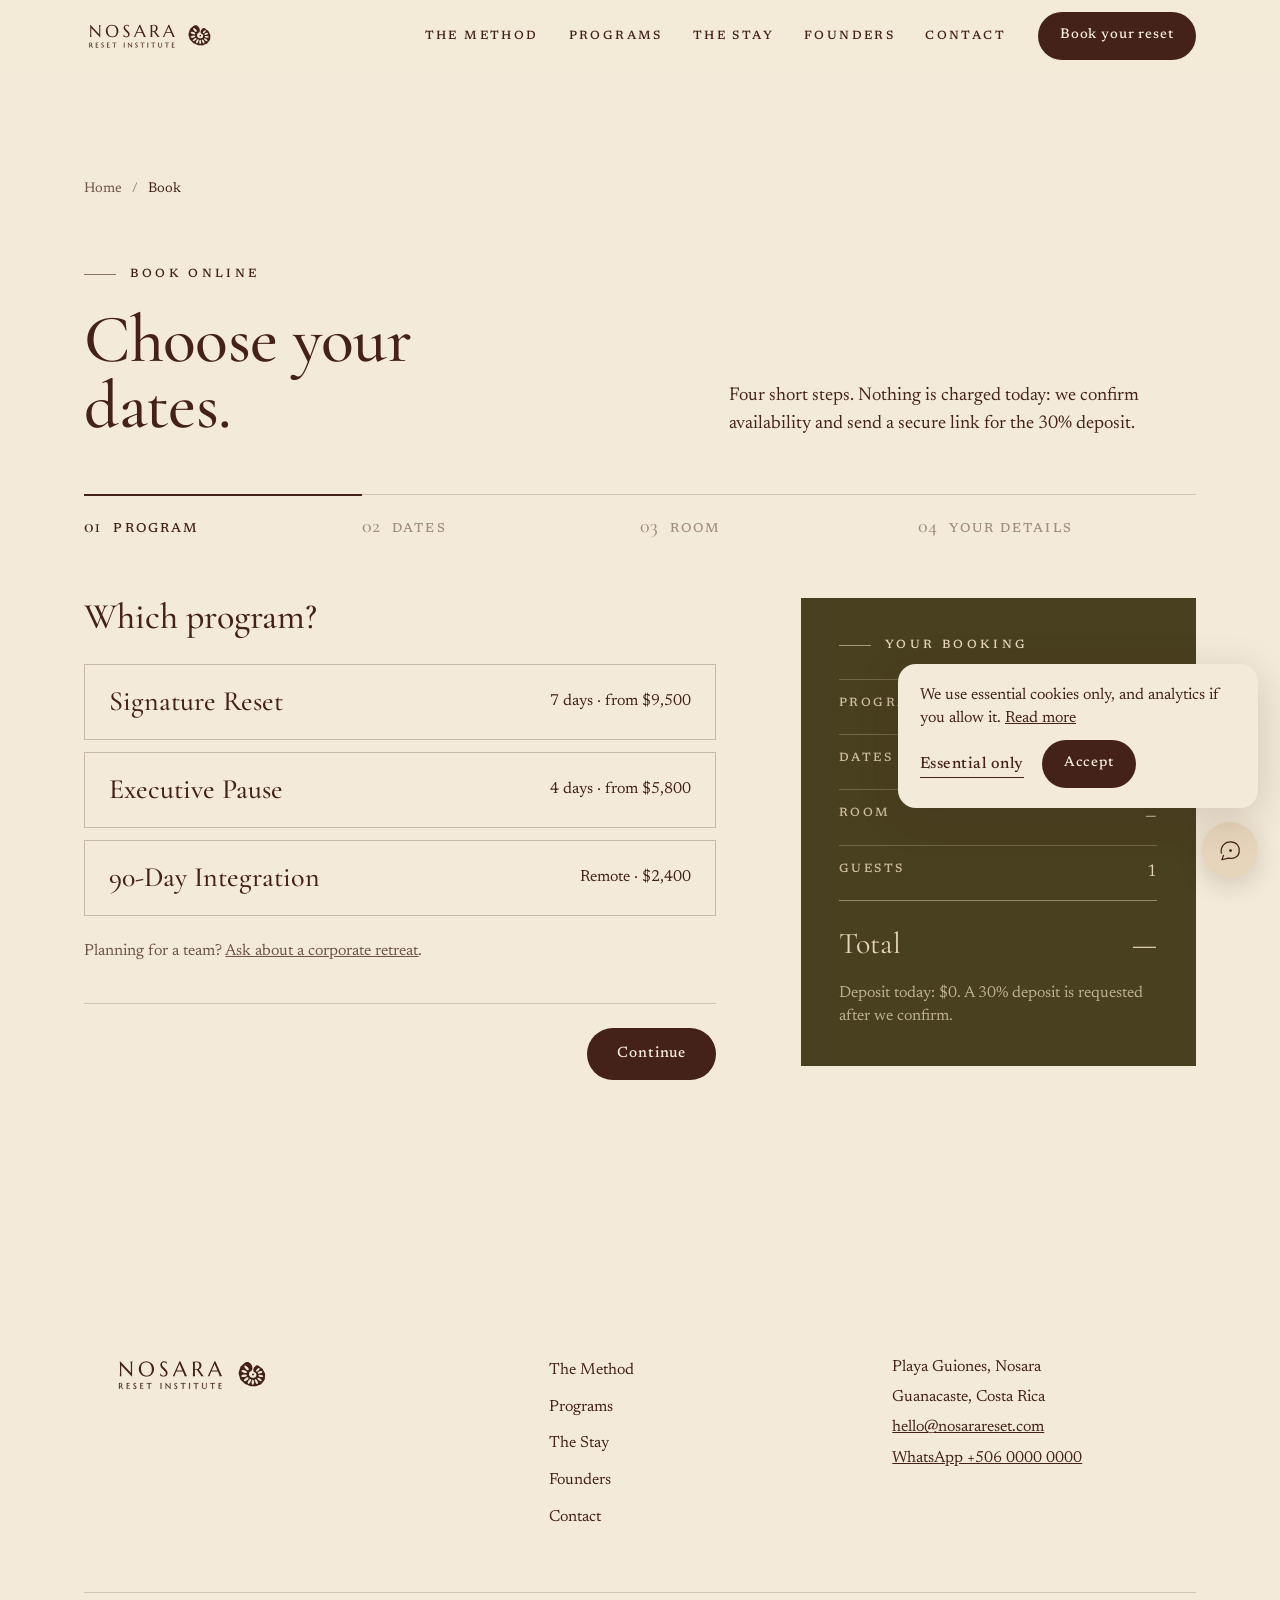
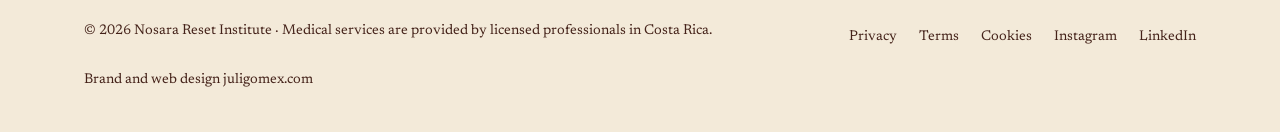
<file: public/book.html>
<!DOCTYPE html>
<html lang="en">
<head>
<meta charset="utf-8">
<meta name="viewport" content="width=device-width, initial-scale=1">
<title>Book your reset — Nosara Reset Institute</title>
<meta name="description" content="Choose your program, dates and room. Online booking for Nosara Reset Institute.">
<meta property="og:title" content="Book your reset — Nosara Reset Institute"><meta property="og:description" content="Choose your program, dates and room. Online booking for Nosara Reset Institute."><meta property="og:image" content="img/aerial-pool.webp">
<link rel="icon" href="logos/nosara-submark-ciruela.svg">
<link rel="preconnect" href="https://fonts.googleapis.com"><link rel="preconnect" href="https://fonts.gstatic.com" crossorigin><link rel="stylesheet" href="https://fonts.googleapis.com/css2?family=Cormorant+Garamond:ital,wght@0,500;1,500&family=Newsreader:ital,opsz,wght@0,6..72,400;0,6..72,500;1,6..72,400&display=swap">

<link rel="stylesheet" href="site.css">
</head>
<body class="is-page">
<a class="skip" href="#main">Skip to content</a>
<header class="top" id="top">
  <a class="logo" href="index.html" aria-label="Nosara Reset Institute, home">
    <img class="lg-dark" src="logos/nosara-horizontal-arena.svg" alt="" width="190" height="40">
    <img class="lg-light" src="logos/nosara-horizontal-ciruela.svg" alt="" width="190" height="40">
  </a>
  <nav class="nav" aria-label="Main"><a href="method.html">The Method</a><a href="programs.html">Programs</a><a href="stay.html">The Stay</a><a href="founders.html">Founders</a><a href="contact.html">Contact</a></nav>
  <a class="btn btn-sm" href="book.html">Book your reset</a>
  <button class="menu-btn" aria-expanded="false" aria-controls="mnav"><span></span><span></span><span class="sr">Menu</span></button>
</header>
<div class="mnav" id="mnav" hidden>
  <nav aria-label="Mobile"><a href="method.html">The Method</a><a href="programs.html">Programs</a><a href="stay.html">The Stay</a><a href="founders.html">Founders</a><a href="contact.html">Contact</a></nav>
  <a class="btn" href="book.html">Book your reset</a>
</div>
<main id="main">
<section class="page-hero bk-hero" data-header="light"><div class="wrap">
  <nav class="crumbs" aria-label="Breadcrumb"><ol><li><a href="index.html">Home</a></li><li><a href="book.html" aria-current="page">Book</a></li></ol></nav>
  <div class="ph-grid"><div><p class="eyebrow">Book online</p><h1 class="h-xl">Choose your dates.</h1></div>
  <div class="ph-side"><p class="body-l">Four short steps. Nothing is charged today: we confirm availability and send a secure link for the 30% deposit.</p></div></div>
</div></section>
<section class="block-tight bk" data-header="light"><div class="wrap">
  <ol class="bk-steps" aria-label="Booking steps"><li class="on"><span>01</span>Program</li><li><span>02</span>Dates</li><li><span>03</span>Room</li><li><span>04</span>Your details</li></ol>
  <div class="bk-grid">
    <div class="bk-main">
      <fieldset class="bk-step" data-step="1"><legend class="h-m">Which program?</legend>
        <div class="opts">
          <label class="opt"><input type="radio" name="program" value="signature-reset"><span class="o-in"><span class="h-s">Signature Reset</span><span class="small">7 days · from $9,500</span></span></label>
          <label class="opt"><input type="radio" name="program" value="executive-pause"><span class="o-in"><span class="h-s">Executive Pause</span><span class="small">4 days · from $5,800</span></span></label>
          <label class="opt"><input type="radio" name="program" value="integration"><span class="o-in"><span class="h-s">90-Day Integration</span><span class="small">Remote · $2,400</span></span></label>
        </div>
        <p class="small muted">Planning for a team? <a href="contact.html#form">Ask about a corporate retreat</a>.</p>
      </fieldset>
      <fieldset class="bk-step" data-step="2" hidden><legend class="h-m">Arrival date</legend>
        <p class="small muted cal-help">Programs start on fixed dates. Available dates are marked; crossed-out dates are full.</p>
        <div class="cal"><div class="cal-head"><button type="button" class="arw cal-prev" aria-label="Previous month"><span style="transform:scaleX(-1)"><svg viewBox="0 0 24 24" width="18" height="18" aria-hidden="true"><path d="M4 12h15M13 6l6 6-6 6" fill="none" stroke="currentColor" stroke-width="1.5" stroke-linecap="round" stroke-linejoin="round"/></svg></span></button><p class="cal-title h-s" aria-live="polite"></p><button type="button" class="arw cal-next" aria-label="Next month"><span><svg viewBox="0 0 24 24" width="18" height="18" aria-hidden="true"><path d="M4 12h15M13 6l6 6-6 6" fill="none" stroke="currentColor" stroke-width="1.5" stroke-linecap="round" stroke-linejoin="round"/></svg></span></button></div>
        <div class="cal-grid" role="grid"></div></div>
        <div class="cal-legend small"><span class="lg-av"></span>Available<span class="lg-full"></span>Full</div>
      </fieldset>
      <fieldset class="bk-step" data-step="3" hidden><legend class="h-m">Room and guests</legend>
        <div class="opts rooms-opts"></div>
        <label class="f2 guests-f"><span>Guests</span><select name="guests"><option value="1">1 guest</option><option value="2">2 guests, sharing a room</option></select></label>
      </fieldset>
      <fieldset class="bk-step" data-step="4" hidden><legend class="h-m">Your details</legend>
        <div class="bk-form">
          <label class="f2"><span>Full name</span><input name="name" autocomplete="name" required><em class="err">Tell us your name.</em></label>
          <label class="f2"><span>Email</span><input type="email" name="email" autocomplete="email" required><em class="err">Enter a valid email, like name@company.com.</em></label>
          <label class="f2"><span>Phone <i>(optional)</i></span><input type="tel" name="phone" autocomplete="tel"></label>
          <label class="f2"><span>Anything we should know? <i>(optional)</i></span><textarea name="note" rows="3"></textarea></label>
          <label class="check2"><input type="checkbox" name="ok" required><span>I agree to the <a href="terms.html">booking terms</a> and <a href="privacy.html">privacy policy</a>.</span><em class="err">Please accept to continue.</em></label>
        </div>
      </fieldset>
      <p class="bk-error" role="alert" hidden></p>
      <div class="bk-nav"><button type="button" class="link bk-back" hidden><span style="display:inline-flex;transform:scaleX(-1)"><svg viewBox="0 0 24 24" width="18" height="18" aria-hidden="true"><path d="M4 12h15M13 6l6 6-6 6" fill="none" stroke="currentColor" stroke-width="1.5" stroke-linecap="round" stroke-linejoin="round"/></svg></span> Back</button><button type="button" class="btn bk-next">Continue</button></div>
    </div>
    <aside class="bk-sum" aria-label="Your booking">
      <p class="eyebrow">Your booking</p>
      <dl><div><dt>Program</dt><dd data-s="program">—</dd></div><div><dt>Dates</dt><dd data-s="dates">—</dd></div><div><dt>Room</dt><dd data-s="room">—</dd></div><div><dt>Guests</dt><dd data-s="guests">1</dd></div></dl>
      <div class="sum-total"><span>Total</span><span data-s="total">—</span></div>
      <p class="small muted">Deposit today: $0. A 30% deposit is requested after we confirm.</p>
    </aside>
  </div>
  <div class="bk-done" hidden tabindex="-1">
    <p class="eyebrow">Request received</p><h2 class="h-l">Thank you. Your dates are on hold.</h2>
    <p class="body-l">We hold your room for 48 hours while we confirm. You will receive an email with the deposit link and a short health questionnaire.</p>
    <dl class="facts facts-4 done-facts"></dl>
    <div class="ctas"><a class="btn ics" download="nosara-reset.ics" href="#">Add to calendar</a><a class="link" href="index.html">Back to home <svg viewBox="0 0 24 24" width="18" height="18" aria-hidden="true"><path d="M4 12h15M13 6l6 6-6 6" fill="none" stroke="currentColor" stroke-width="1.5" stroke-linecap="round" stroke-linejoin="round"/></svg></a></div>
    <p class="small muted">Prototype: no booking has been made.</p>
  </div>
</div></section>
<script type="application/json" id="avail-data">{"programs": {"signature-reset": {"name": "Signature Reset", "nights": 7, "base": 9500, "guest2": 6500, "rooms": {"ocean": 2000, "jungle": 0, "tree": 3500}}, "executive-pause": {"name": "Executive Pause", "nights": 4, "base": 5800, "guest2": 3900, "rooms": {"ocean": 1100, "jungle": 0, "tree": 1900}}, "integration": {"name": "90-Day Integration", "nights": 0, "base": 2400, "guest2": 0, "rooms": {}}}, "dates": {"signature-reset": {"2026-12-06": {"ocean": 2, "jungle": 1, "tree": 1}, "2026-12-20": {"ocean": 0, "jungle": 0, "tree": 1}, "2027-01-03": {"ocean": 0, "jungle": 0, "tree": 0}, "2027-01-17": {"ocean": 0, "jungle": 0, "tree": 0}, "2027-01-31": {"ocean": 0, "jungle": 0, "tree": 0}, "2027-02-14": {"ocean": 1, "jungle": 0, "tree": 2}, "2027-02-28": {"ocean": 0, "jungle": 1, "tree": 0}, "2027-03-14": {"ocean": 0, "jungle": 0, "tree": 0}, "2027-03-28": {"ocean": 0, "jungle": 2, "tree": 2}, "2027-04-11": {"ocean": 1, "jungle": 0, "tree": 2}, "2027-04-25": {"ocean": 1, "jungle": 2, "tree": 0}}, "executive-pause": {"2026-12-07": {"ocean": 0, "jungle": 0, "tree": 2}, "2026-12-21": {"ocean": 6, "jungle": 4, "tree": 1}, "2027-01-04": {"ocean": 3, "jungle": 2, "tree": 1}, "2027-01-18": {"ocean": 1, "jungle": 1, "tree": 0}, "2027-02-01": {"ocean": 4, "jungle": 4, "tree": 1}, "2027-02-15": {"ocean": 2, "jungle": 0, "tree": 0}, "2027-03-01": {"ocean": 1, "jungle": 2, "tree": 0}, "2027-03-15": {"ocean": 0, "jungle": 0, "tree": 0}, "2027-03-29": {"ocean": 4, "jungle": 2, "tree": 1}, "2027-04-12": {"ocean": 4, "jungle": 4, "tree": 2}, "2027-04-26": {"ocean": 0, "jungle": 0, "tree": 1}}, "integration": {"2026-12-07": {"remote": 1}, "2026-12-14": {"remote": 1}, "2026-12-21": {"remote": 1}, "2026-12-28": {"remote": 1}, "2027-01-04": {"remote": 1}, "2027-01-11": {"remote": 1}, "2027-01-18": {"remote": 1}, "2027-01-25": {"remote": 1}, "2027-02-01": {"remote": 1}, "2027-02-08": {"remote": 1}, "2027-02-15": {"remote": 1}, "2027-02-22": {"remote": 1}, "2027-03-01": {"remote": 1}, "2027-03-08": {"remote": 1}, "2027-03-15": {"remote": 1}, "2027-03-22": {"remote": 1}, "2027-03-29": {"remote": 1}, "2027-04-05": {"remote": 1}, "2027-04-12": {"remote": 1}, "2027-04-19": {"remote": 1}, "2027-04-26": {"remote": 1}}}}</script>
</main>
<footer class="foot" data-header="light">
  <div class="wrap">
    <div class="f-top">
      <img src="logos/nosara-horizontal-ciruela.svg" alt="Nosara Reset Institute" width="220" height="46">
      <nav aria-label="Footer"><a href="method.html">The Method</a><a href="programs.html">Programs</a><a href="stay.html">The Stay</a><a href="founders.html">Founders</a><a href="contact.html">Contact</a></nav>
      <address>Playa Guiones, Nosara<br>Guanacaste, Costa Rica<br><a href="mailto:hello@nosarareset.com">hello@nosarareset.com</a><br><a href="https://wa.me/50600000000">WhatsApp +506 0000 0000</a></address>
    </div>
    <div class="f-bot">
      <p>© 2026 Nosara Reset Institute · Medical services are provided by licensed professionals in Costa Rica.</p>
      <nav aria-label="Legal"><a href="privacy.html">Privacy</a><a href="terms.html">Terms</a><a href="privacy.html#cookies">Cookies</a><a href="https://instagram.com">Instagram</a><a href="https://linkedin.com">LinkedIn</a></nav>
      <p>Brand and web design <a href="https://juligomex.com">juligomex.com</a></p>
    </div>
  </div>
</footer>
<button class="avail-btn pre" aria-haspopup="dialog" aria-controls="avail">Availability request</button>
<div class="avail" id="avail" role="dialog" aria-modal="true" aria-labelledby="avail-h" hidden>
  <button class="avail-x" aria-label="Close availability request"><span></span><span></span></button>
  <div class="avail-in">
    <div class="avail-head">
      <p class="eyebrow">Availability request</p>
      <h2 class="h-l" id="avail-h">Tell us when you’d like to come.</h2>
      <p class="body">We reply within one working day with open dates and rooms. Nothing is charged until you confirm. Prefer to choose dates yourself? <a href="book.html">Book online</a>.</p>
    </div>
    <form class="avail-form" novalidate>
      <label class="f full"><span>Program</span>
        <select name="program" required><option value="">Choose a program</option><option>Signature Reset · 7 days</option><option>Executive Pause · 4 days</option><option>Corporate retreat</option><option>Not sure yet</option></select>
        <em class="err">Choose a program, or “Not sure yet”.</em></label>
      <label class="f"><span>Preferred arrival</span><input type="date" name="arrival" required><em class="err">Add a date, even an approximate one.</em></label>
      <label class="f"><span>Guests</span><select name="guests"><option>1</option><option>2</option></select></label>
      <label class="f"><span>Name</span><input name="name" autocomplete="name" required><em class="err">Tell us your name.</em></label>
      <label class="f"><span>Email</span><input type="email" name="email" autocomplete="email" required><em class="err">Enter a valid email, like name@company.com.</em></label>
      <label class="f full"><span>Anything we should know? <i>(optional)</i></span><textarea name="msg" rows="2"></textarea></label>
      <label class="check full"><input type="checkbox" name="ok" required><span>I agree to the <a href="privacy.html">privacy policy</a>.</span><em class="err">Please accept to continue.</em></label>
      <button class="btn btn-light full" type="submit">Send request</button>
    </form>
    <div class="avail-done" hidden><h3 class="h-m">Thank you.</h3><p class="body">Your request is ready for the team. In this prototype nothing is sent; on the live site it reaches Lucía and Mateo, who reply within one working day.</p></div>
  </div>
</div>
<div class="cookies pre" role="region" aria-label="Cookies">
  <p class="small">We use essential cookies only, and analytics if you allow it. <a href="privacy.html#cookies">Read more</a></p>
  <div><button class="link" data-c="no">Essential only</button><button class="btn btn-sm" data-c="ok">Accept</button></div>
</div>
<button class="chat-btn" aria-label="Open chat" aria-expanded="false" aria-controls="chat">
  <svg viewBox="0 0 48 48" width="26" height="26" aria-hidden="true"><path d="M8 30C6 18 14 9 25 9S42 17 41 27 31 41 21 39L9 42 12 34" fill="none" stroke="currentColor" stroke-width="2.2" stroke-linecap="round" stroke-linejoin="round"/><circle cx="25" cy="25" r="2.6" fill="currentColor"/></svg>
</button>
<section class="chat" id="chat" role="dialog" aria-label="Chat with Nosara" hidden>
  <header class="chat-head">
    <img src="logos/nosara-submark-arena.svg" alt="" width="36" height="36">
    <div><p class="chat-title">Nosara</p><p class="chat-sub">Instant answers · the team replies live 7am–7pm CR time</p></div>
    <button class="chat-x" aria-label="Close chat"><span></span><span></span></button>
  </header>
  <div class="chat-log" aria-live="polite"></div>
  <div class="chat-quick"></div>
  <form class="chat-form"><label class="sr" for="chat-in">Your message</label><input id="chat-in" autocomplete="off" placeholder="Ask about programs, dates, rooms…"><button class="chat-send" aria-label="Send"><svg viewBox="0 0 24 24" width="18" height="18" aria-hidden="true"><path d="M4 12h15M13 6l6 6-6 6" fill="none" stroke="currentColor" stroke-width="1.5" stroke-linecap="round" stroke-linejoin="round"/></svg></button></form>
</section>
<script src="site.js"></script>
<script src="book.js"></script>
</body>
</html>
</file>
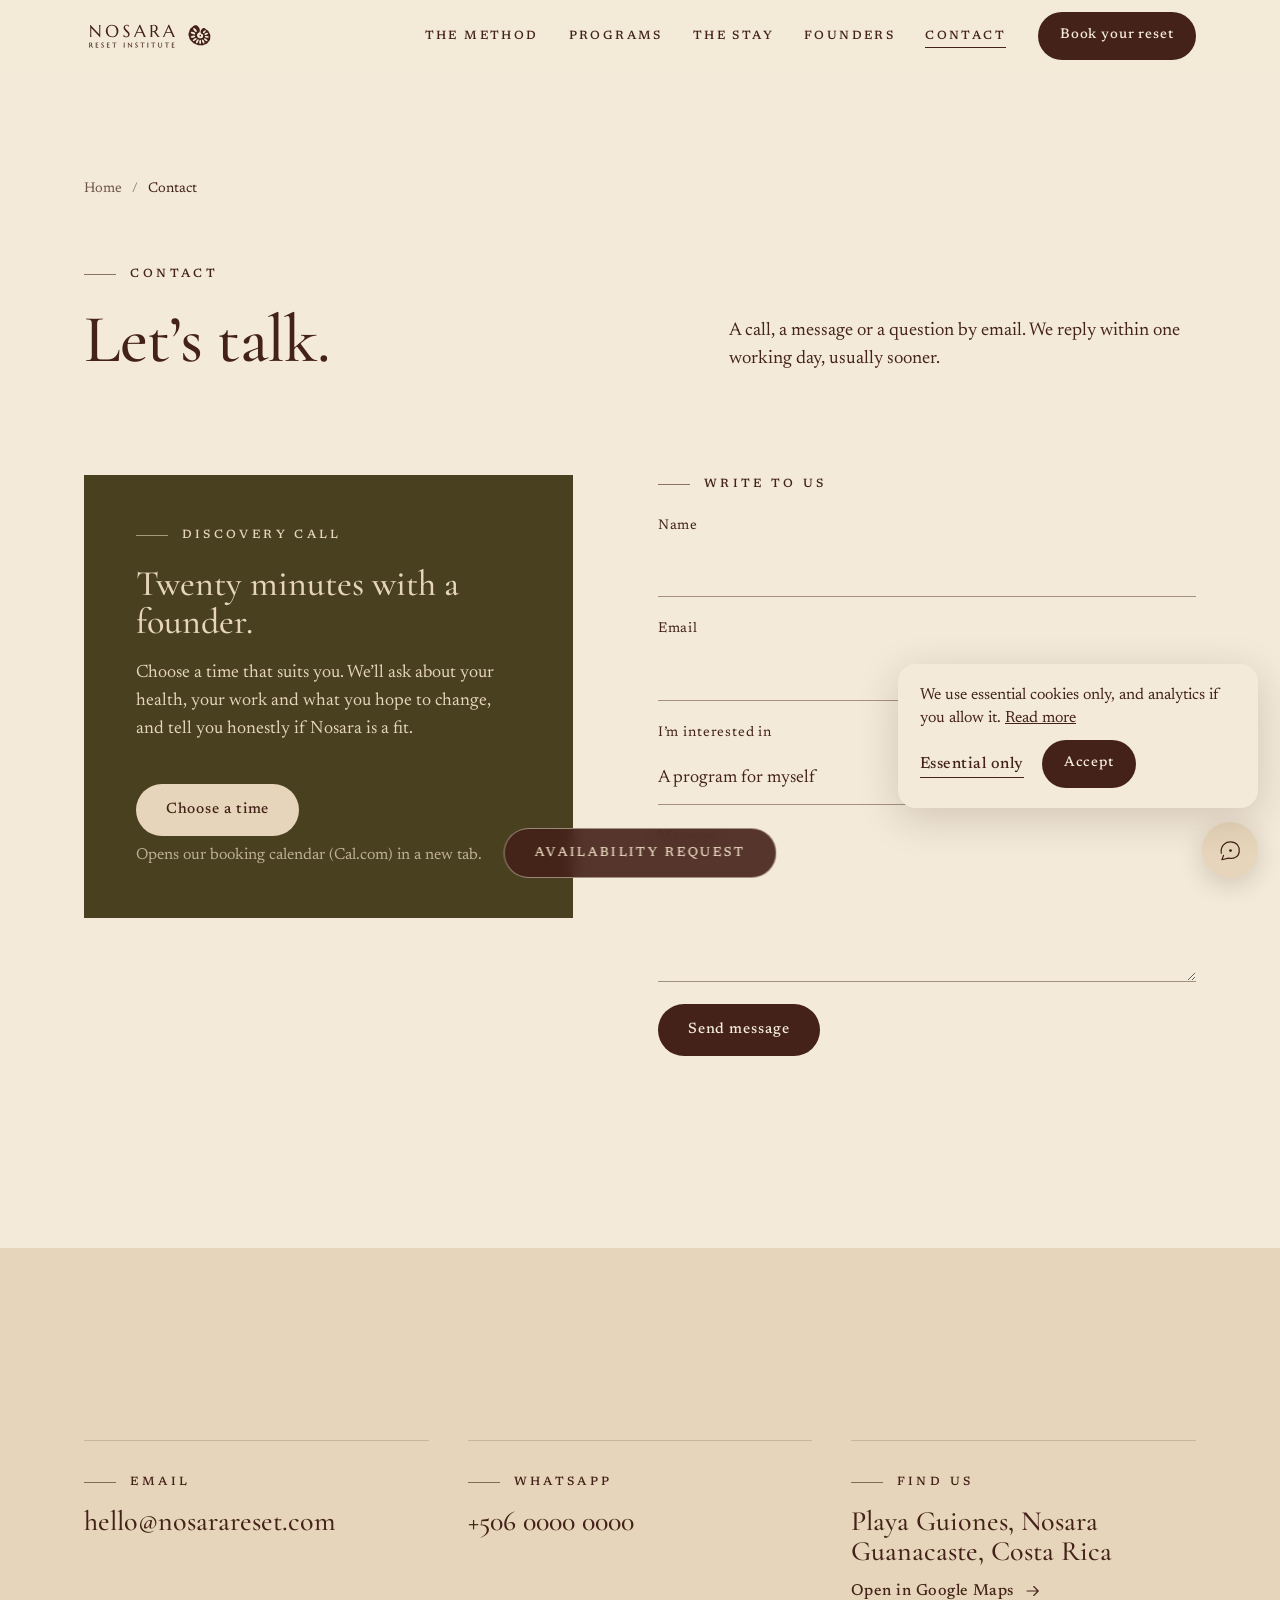
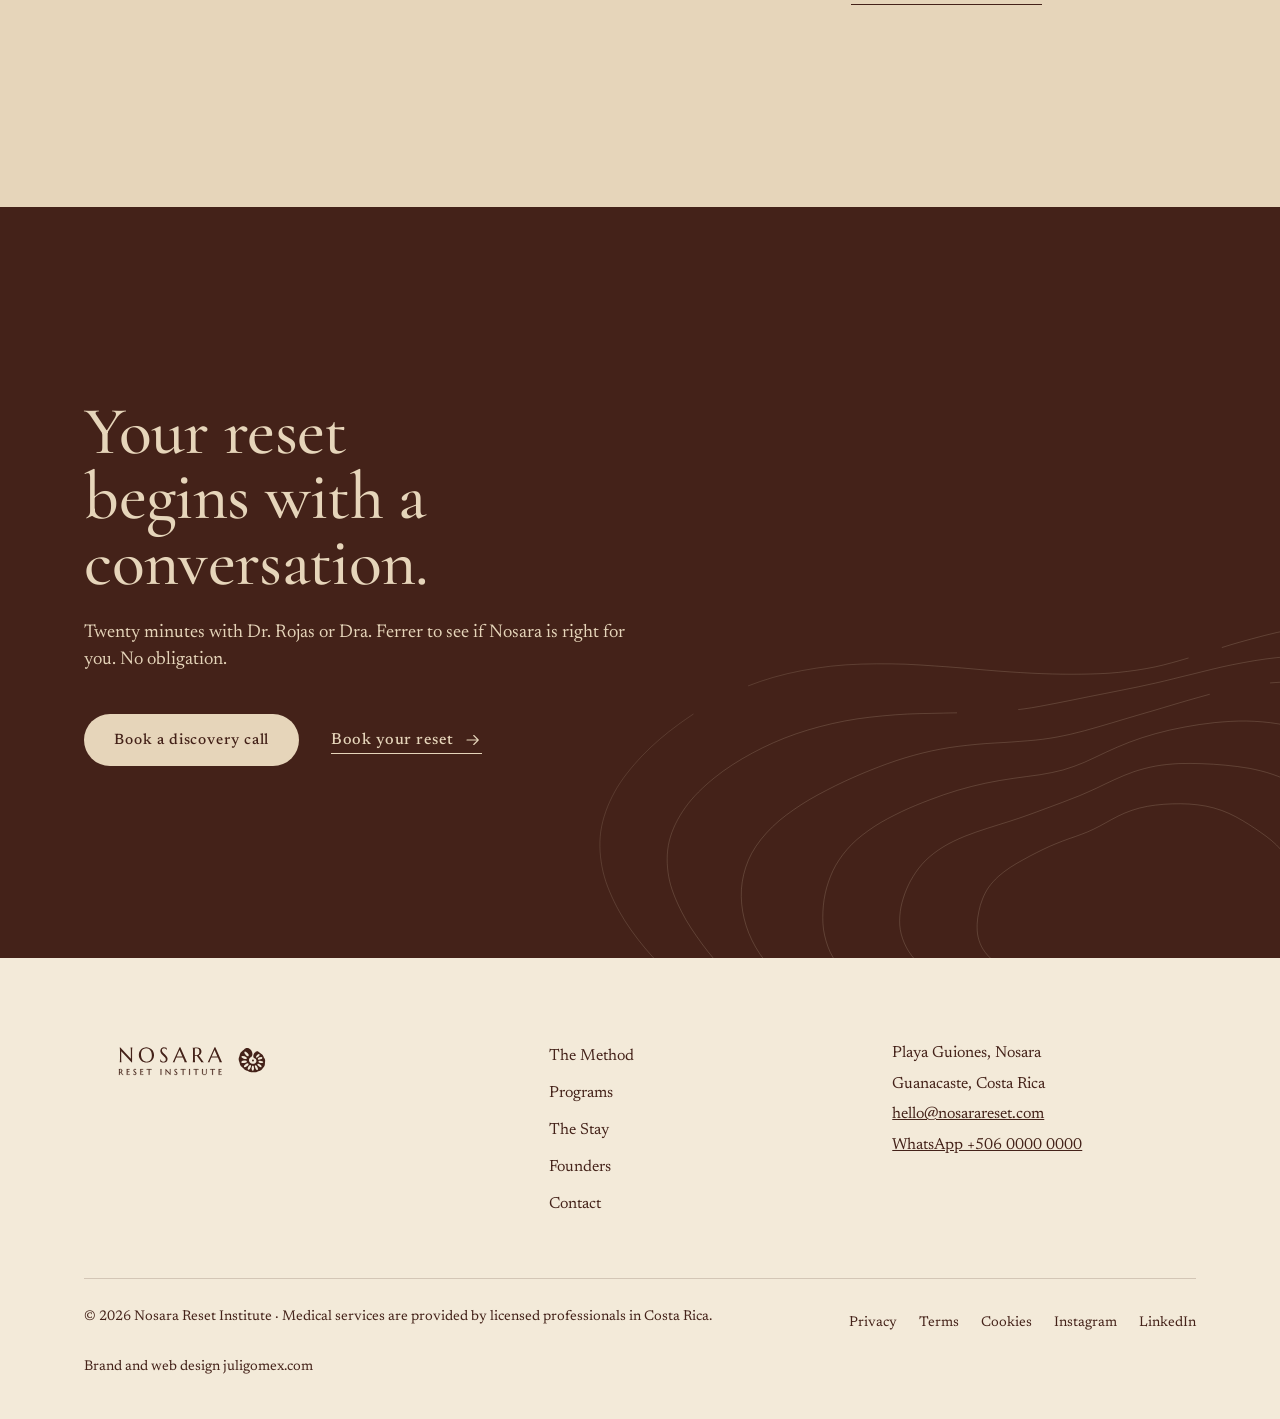
<file: public/contact.html>
<!DOCTYPE html>
<html lang="en">
<head>
<meta charset="utf-8">
<meta name="viewport" content="width=device-width, initial-scale=1">
<title>Contact — Nosara Reset Institute</title>
<meta name="description" content="Book a discovery call, write to us or find us in Playa Guiones, Nosara, Costa Rica.">
<meta property="og:title" content="Contact — Nosara Reset Institute"><meta property="og:description" content="Book a discovery call, write to us or find us in Playa Guiones, Nosara, Costa Rica."><meta property="og:image" content="img/aerial-pool.webp">
<link rel="icon" href="logos/nosara-submark-ciruela.svg">
<link rel="preconnect" href="https://fonts.googleapis.com"><link rel="preconnect" href="https://fonts.gstatic.com" crossorigin><link rel="stylesheet" href="https://fonts.googleapis.com/css2?family=Cormorant+Garamond:ital,wght@0,500;1,500&family=Newsreader:ital,opsz,wght@0,6..72,400;0,6..72,500;1,6..72,400&display=swap">

<link rel="stylesheet" href="site.css">
</head>
<body class="is-page">
<a class="skip" href="#main">Skip to content</a>
<header class="top" id="top">
  <a class="logo" href="index.html" aria-label="Nosara Reset Institute, home">
    <img class="lg-dark" src="logos/nosara-horizontal-arena.svg" alt="" width="190" height="40">
    <img class="lg-light" src="logos/nosara-horizontal-ciruela.svg" alt="" width="190" height="40">
  </a>
  <nav class="nav" aria-label="Main"><a href="method.html">The Method</a><a href="programs.html">Programs</a><a href="stay.html">The Stay</a><a href="founders.html">Founders</a><a href="contact.html" aria-current="page">Contact</a></nav>
  <a class="btn btn-sm" href="book.html">Book your reset</a>
  <button class="menu-btn" aria-expanded="false" aria-controls="mnav"><span></span><span></span><span class="sr">Menu</span></button>
</header>
<div class="mnav" id="mnav" hidden>
  <nav aria-label="Mobile"><a href="method.html">The Method</a><a href="programs.html">Programs</a><a href="stay.html">The Stay</a><a href="founders.html">Founders</a><a href="contact.html" aria-current="page">Contact</a></nav>
  <a class="btn" href="book.html">Book your reset</a>
</div>
<main id="main">
<section class="page-hero" data-header="light">
  <div class="wrap">
    <nav class="crumbs" aria-label="Breadcrumb"><ol><li><a href="index.html">Home</a></li><li><a href="contact.html" aria-current="page">Contact</a></li></ol></nav>
    <div class="ph-grid">
      <div><p class="eyebrow">Contact</p><h1 class="h-xl">Let’s talk.</h1></div>
      <div class="ph-side"><p class="body-l">A call, a message or a question by email. We reply within one working day, usually sooner.</p></div>
    </div>
  </div>
  
</section><section class="block-tight" data-header="light"><div class="wrap contact">
  <div class="c-call rv" id="call"><p class="eyebrow">Discovery call</p><h2 class="h-m">Twenty minutes with a founder.</h2>
    <p class="body">Choose a time that suits you. We’ll ask about your health, your work and what you hope to change, and tell you honestly if Nosara is a fit.</p>
    <div class="ctas"><a class="btn" href="https://cal.com">Choose a time</a></div>
    <p class="small muted">Opens our booking calendar (Cal.com) in a new tab.</p></div>
  <form class="c-form rv" id="form" novalidate><p class="eyebrow">Write to us</p>
    <label class="f2"><span>Name</span><input name="name" autocomplete="name" required><em class="err">Tell us your name.</em></label>
    <label class="f2"><span>Email</span><input type="email" name="email" autocomplete="email" required><em class="err">Enter a valid email, like name@company.com.</em></label>
    <label class="f2"><span>I’m interested in</span><select name="topic"><option>A program for myself</option><option>A corporate retreat</option><option>Press or partnerships</option><option>Something else</option></select></label>
    <label class="f2"><span>Message</span><textarea name="msg" rows="4" required></textarea><em class="err">Write a short message.</em></label>
    <button class="btn" type="submit">Send message</button>
    <p class="c-done" hidden tabindex="-1">Thank you. Your message is ready for the team. In this prototype nothing is sent; on the live site it reaches us and we reply within one working day.</p>
  </form>
</div></section>
<section class="block alt" data-header="light"><div class="wrap grid-3 c-info">
  <div class="rv"><p class="eyebrow">Email</p><p class="h-s"><a href="mailto:hello@nosarareset.com">hello@nosarareset.com</a></p></div>
  <div class="rv"><p class="eyebrow">WhatsApp</p><p class="h-s"><a href="https://wa.me/50600000000">+506 0000 0000</a></p></div>
  <div class="rv"><p class="eyebrow">Find us</p><p class="h-s">Playa Guiones, Nosara<br>Guanacaste, Costa Rica</p><a class="link" href="https://maps.google.com/?q=Playa+Guiones+Nosara">Open in Google Maps <svg viewBox="0 0 24 24" width="18" height="18" aria-hidden="true"><path d="M4 12h15M13 6l6 6-6 6" fill="none" stroke="currentColor" stroke-width="1.5" stroke-linecap="round" stroke-linejoin="round"/></svg></a></div>
</div></section>
<section class="close" id="contact-band" data-header="dark">
  <div class="lines on-dark corner"><svg viewBox="0 0 1440 900" preserveAspectRatio="xMidYMid slice" aria-hidden="true"><g fill="none" stroke="currentColor" stroke-linecap="round"><g class="spin" style="transform-origin:1300px 820px;--a:1.2deg;animation-duration:18.8s;animation-delay:-4.8s"><g class="pulse" style="transform-origin:1300px 820px;animation-duration:9.4s;animation-delay:-1.7s"><g class="lg"><path class="hit" d="M1824.8 820.0 C1815.1 832.4 1802.8 844.1 1792.3 855.2 C1781.7 866.3 1770.5 876.4 1761.4 886.7 C1752.3 896.9 1744.6 906.6 1737.8 916.7 C1731.0 926.8 1726.0 936.9 1720.5 947.3 C1715.0 957.7 1710.4 968.3 1704.9 979.0 C1699.3 989.6 1693.6 1000.4 1687.4 1011.4 C1681.1 1022.4 1674.6 1033.5 1667.4 1045.0 C1660.3 1056.4 1653.1 1068.4 1644.5 1080.2 C1635.9 1091.9 1626.9 1104.4 1615.8 1115.6 C1604.8 1126.8 1592.3 1138.1 1578.1 1147.5 C1563.9 1157.0 1547.6 1165.3 1530.7 1172.3 C1513.7 1179.2 1495.1 1184.6 1476.4 1189.2 C1457.8 1193.9 1438.3 1197.4 1418.8 1200.2 C1399.4 1203.1 1379.5 1205.4 1359.7 1206.3 C1339.9 1207.2 1319.6 1207.5 1300.0 1205.7 C1280.4 1203.9 1260.5 1200.5 1242.0 1195.6 C1223.4 1190.6 1205.4 1183.4 1188.8 1175.8 C1172.2 1168.2 1156.8 1158.8 1142.4 1149.8 C1128.0 1140.9 1114.8 1131.2 1102.3 1122.0 C1089.7 1112.7 1078.1 1103.5 1067.1 1094.3 C1056.1 1085.1 1046.0 1075.9 1036.3 1066.8 C1026.6 1057.7 1018.1 1048.5 1008.8 1039.9 C999.5 1031.4 991.1 1023.0 980.7 1015.5 C970.3 1008.0 959.4 1001.3 946.4 994.7 C933.4 988.1 918.4 982.5 902.9 975.9 C887.4 969.3 869.8 963.0 853.4 955.2 C836.9 947.5 819.8 939.0 804.5 929.5 C789.2 919.9 774.6 909.2 761.5 897.8 C748.3 886.4 736.2 874.0 725.5 861.1 C714.7 848.1 704.6 834.2 696.7 820.0 C688.9 805.8 682.0 790.6 678.5 775.6 C675.0 760.5 673.8 744.8 675.9 729.8 C678.1 714.8 683.7 699.7 691.5 685.5 C699.2 671.4 710.3 657.8 722.3 645.1 C734.3 632.4 748.5 620.4 763.6 609.4 C778.6 598.4 794.9 588.0 812.7 579.2 C830.4 570.4 849.6 562.5 869.9 556.7 C890.3 550.8 912.6 546.7 934.7 544.1 C956.8 541.6 980.4 541.3 1002.4 541.5 C1024.3 541.6 1046.4 543.6 1066.5 544.9 C1086.5 546.3 1105.3 548.3 1123.0 549.6 C1140.6 550.9 1156.6 551.9 1172.2 552.5 C1187.8 553.1 1202.2 553.3 1216.6 553.1 C1230.9 552.9 1244.5 552.5 1258.4 551.1 C1272.3 549.7 1285.7 547.8 1300.0 544.8 C1314.3 541.7 1328.6 537.4 1344.4 532.7 C1360.2 528.1 1376.9 522.0 1394.7 517.1 C1412.5 512.2 1431.8 506.7 1451.4 503.2 C1470.9 499.7 1491.6 497.1 1512.0 496.2 C1532.4 495.3 1553.1 496.0 1573.6 497.7 C1594.2 499.4 1614.8 502.4 1635.1 506.3 C1655.5 510.2 1676.3 514.9 1695.9 521.0 C1715.6 527.0 1735.5 534.0 1753.0 542.6 C1770.5 551.2 1787.3 561.3 1801.0 572.5 C1814.7 583.7 1826.2 596.6 1835.4 609.8 C1844.6 623.0 1851.1 637.4 1856.1 651.6 C1861.1 665.9 1864.0 680.6 1865.3 695.1 C1866.6 709.6 1866.4 724.2 1863.9 738.5 C1861.5 752.7 1857.0 767.1 1850.4 780.7 C1843.9 794.2 1834.5 807.6 1824.8 820.0 Z"/><path class="ln" d="M1824.8 820.0 C1815.1 832.4 1802.8 844.1 1792.3 855.2 C1781.7 866.3 1770.5 876.4 1761.4 886.7 C1752.3 896.9 1744.6 906.6 1737.8 916.7 C1731.0 926.8 1726.0 936.9 1720.5 947.3 C1715.0 957.7 1710.4 968.3 1704.9 979.0 C1699.3 989.6 1693.6 1000.4 1687.4 1011.4 C1681.1 1022.4 1674.6 1033.5 1667.4 1045.0 C1660.3 1056.4 1653.1 1068.4 1644.5 1080.2 C1635.9 1091.9 1626.9 1104.4 1615.8 1115.6 C1604.8 1126.8 1592.3 1138.1 1578.1 1147.5 C1563.9 1157.0 1547.6 1165.3 1530.7 1172.3 C1513.7 1179.2 1495.1 1184.6 1476.4 1189.2 C1457.8 1193.9 1438.3 1197.4 1418.8 1200.2 C1399.4 1203.1 1379.5 1205.4 1359.7 1206.3 C1339.9 1207.2 1319.6 1207.5 1300.0 1205.7 C1280.4 1203.9 1260.5 1200.5 1242.0 1195.6 C1223.4 1190.6 1205.4 1183.4 1188.8 1175.8 C1172.2 1168.2 1156.8 1158.8 1142.4 1149.8 C1128.0 1140.9 1114.8 1131.2 1102.3 1122.0 C1089.7 1112.7 1078.1 1103.5 1067.1 1094.3 C1056.1 1085.1 1046.0 1075.9 1036.3 1066.8 C1026.6 1057.7 1018.1 1048.5 1008.8 1039.9 C999.5 1031.4 991.1 1023.0 980.7 1015.5 C970.3 1008.0 959.4 1001.3 946.4 994.7 C933.4 988.1 918.4 982.5 902.9 975.9 C887.4 969.3 869.8 963.0 853.4 955.2 C836.9 947.5 819.8 939.0 804.5 929.5 C789.2 919.9 774.6 909.2 761.5 897.8 C748.3 886.4 736.2 874.0 725.5 861.1 C714.7 848.1 704.6 834.2 696.7 820.0 C688.9 805.8 682.0 790.6 678.5 775.6 C675.0 760.5 673.8 744.8 675.9 729.8 C678.1 714.8 683.7 699.7 691.5 685.5 C699.2 671.4 710.3 657.8 722.3 645.1 C734.3 632.4 748.5 620.4 763.6 609.4 C778.6 598.4 794.9 588.0 812.7 579.2 C830.4 570.4 849.6 562.5 869.9 556.7 C890.3 550.8 912.6 546.7 934.7 544.1 C956.8 541.6 980.4 541.3 1002.4 541.5 C1024.3 541.6 1046.4 543.6 1066.5 544.9 C1086.5 546.3 1105.3 548.3 1123.0 549.6 C1140.6 550.9 1156.6 551.9 1172.2 552.5 C1187.8 553.1 1202.2 553.3 1216.6 553.1 C1230.9 552.9 1244.5 552.5 1258.4 551.1 C1272.3 549.7 1285.7 547.8 1300.0 544.8 C1314.3 541.7 1328.6 537.4 1344.4 532.7 C1360.2 528.1 1376.9 522.0 1394.7 517.1 C1412.5 512.2 1431.8 506.7 1451.4 503.2 C1470.9 499.7 1491.6 497.1 1512.0 496.2 C1532.4 495.3 1553.1 496.0 1573.6 497.7 C1594.2 499.4 1614.8 502.4 1635.1 506.3 C1655.5 510.2 1676.3 514.9 1695.9 521.0 C1715.6 527.0 1735.5 534.0 1753.0 542.6 C1770.5 551.2 1787.3 561.3 1801.0 572.5 C1814.7 583.7 1826.2 596.6 1835.4 609.8 C1844.6 623.0 1851.1 637.4 1856.1 651.6 C1861.1 665.9 1864.0 680.6 1865.3 695.1 C1866.6 709.6 1866.4 724.2 1863.9 738.5 C1861.5 752.7 1857.0 767.1 1850.4 780.7 C1843.9 794.2 1834.5 807.6 1824.8 820.0 Z" style="animation-duration:45s"/></g></g></g><g class="spin" style="transform-origin:1300px 820px;--a:1.73deg;animation-duration:19.9s;animation-delay:-12.9s"><g class="pulse" style="transform-origin:1300px 820px;animation-duration:11.6s;animation-delay:-10.6s"><g class="lg"><path class="hit" d="M1730.0 820.0 C1725.0 830.2 1719.1 839.9 1714.6 849.6 C1710.0 859.3 1706.0 868.6 1702.7 878.2 C1699.5 887.8 1697.6 897.4 1694.9 907.3 C1692.3 917.1 1690.4 927.2 1687.0 937.2 C1683.6 947.1 1679.5 957.2 1674.4 967.0 C1669.3 976.8 1662.9 986.4 1656.2 996.0 C1649.5 1005.6 1642.1 1015.0 1634.4 1024.7 C1626.7 1034.4 1618.9 1044.4 1610.1 1054.2 C1601.3 1064.0 1592.2 1074.3 1581.6 1083.5 C1570.9 1092.8 1559.1 1102.0 1546.0 1109.7 C1532.9 1117.5 1518.2 1124.4 1503.0 1130.0 C1487.8 1135.7 1471.2 1140.1 1454.7 1143.7 C1438.1 1147.2 1420.8 1149.8 1403.6 1151.3 C1386.3 1152.8 1368.7 1153.5 1351.4 1152.5 C1334.1 1151.6 1316.5 1149.4 1300.0 1145.6 C1283.5 1141.7 1267.1 1136.0 1252.2 1129.6 C1237.2 1123.1 1223.3 1114.8 1210.3 1107.1 C1197.3 1099.3 1185.7 1090.7 1174.2 1083.2 C1162.8 1075.7 1152.3 1068.5 1141.6 1062.0 C1130.8 1055.4 1120.4 1049.7 1109.8 1044.0 C1099.2 1038.3 1088.8 1033.0 1078.2 1027.6 C1067.6 1022.2 1057.2 1016.9 1046.2 1011.6 C1035.3 1006.4 1024.3 1001.3 1012.2 996.2 C1000.2 991.1 987.3 986.4 973.8 981.1 C960.4 975.9 945.5 970.8 931.3 964.7 C917.1 958.6 902.1 952.1 888.6 944.6 C875.1 937.0 862.1 928.5 850.2 919.4 C838.4 910.2 827.8 900.2 817.7 889.7 C807.7 879.2 798.3 868.1 789.8 856.5 C781.3 844.8 772.8 832.6 766.6 820.0 C760.3 807.4 754.6 794.0 752.3 780.9 C750.0 767.7 749.8 753.9 752.9 740.9 C756.0 728.0 762.5 715.0 771.0 703.1 C779.4 691.2 791.1 679.9 803.7 669.7 C816.2 659.5 831.0 650.1 846.3 641.9 C861.6 633.6 878.3 626.2 895.6 620.2 C913.0 614.2 931.6 609.4 950.1 605.8 C968.7 602.2 988.5 600.3 1007.1 598.8 C1025.6 597.3 1044.5 597.4 1061.6 596.9 C1078.7 596.4 1094.8 596.6 1109.7 595.9 C1124.6 595.1 1137.8 593.9 1150.9 592.3 C1164.0 590.6 1175.8 588.1 1188.1 585.8 C1200.4 583.5 1212.3 580.9 1224.5 578.5 C1236.7 576.0 1249.0 573.8 1261.5 571.2 C1274.1 568.7 1286.7 566.1 1300.0 563.1 C1313.3 560.1 1326.8 556.5 1341.3 553.1 C1355.7 549.6 1370.9 545.5 1386.8 542.4 C1402.6 539.3 1419.5 536.2 1436.4 534.5 C1453.4 532.7 1471.0 531.9 1488.6 532.0 C1506.1 532.2 1523.9 533.4 1541.7 535.3 C1559.5 537.2 1577.7 539.9 1595.4 543.6 C1613.1 547.2 1631.3 551.5 1648.0 557.2 C1664.6 563.0 1681.2 569.8 1695.0 578.2 C1708.8 586.5 1721.1 596.5 1730.6 607.3 C1740.1 618.0 1746.8 630.4 1751.8 642.6 C1756.8 654.9 1758.9 668.0 1760.4 680.6 C1761.9 693.2 1761.6 705.9 1760.8 718.2 C1760.0 730.4 1758.2 742.5 1755.6 754.2 C1752.9 765.8 1749.2 777.2 1745.0 788.2 C1740.7 799.2 1735.1 809.8 1730.0 820.0 Z"/><path class="ln" d="M1730.0 820.0 C1725.0 830.2 1719.1 839.9 1714.6 849.6 C1710.0 859.3 1706.0 868.6 1702.7 878.2 C1699.5 887.8 1697.6 897.4 1694.9 907.3 C1692.3 917.1 1690.4 927.2 1687.0 937.2 C1683.6 947.1 1679.5 957.2 1674.4 967.0 C1669.3 976.8 1662.9 986.4 1656.2 996.0 C1649.5 1005.6 1642.1 1015.0 1634.4 1024.7 C1626.7 1034.4 1618.9 1044.4 1610.1 1054.2 C1601.3 1064.0 1592.2 1074.3 1581.6 1083.5 C1570.9 1092.8 1559.1 1102.0 1546.0 1109.7 C1532.9 1117.5 1518.2 1124.4 1503.0 1130.0 C1487.8 1135.7 1471.2 1140.1 1454.7 1143.7 C1438.1 1147.2 1420.8 1149.8 1403.6 1151.3 C1386.3 1152.8 1368.7 1153.5 1351.4 1152.5 C1334.1 1151.6 1316.5 1149.4 1300.0 1145.6 C1283.5 1141.7 1267.1 1136.0 1252.2 1129.6 C1237.2 1123.1 1223.3 1114.8 1210.3 1107.1 C1197.3 1099.3 1185.7 1090.7 1174.2 1083.2 C1162.8 1075.7 1152.3 1068.5 1141.6 1062.0 C1130.8 1055.4 1120.4 1049.7 1109.8 1044.0 C1099.2 1038.3 1088.8 1033.0 1078.2 1027.6 C1067.6 1022.2 1057.2 1016.9 1046.2 1011.6 C1035.3 1006.4 1024.3 1001.3 1012.2 996.2 C1000.2 991.1 987.3 986.4 973.8 981.1 C960.4 975.9 945.5 970.8 931.3 964.7 C917.1 958.6 902.1 952.1 888.6 944.6 C875.1 937.0 862.1 928.5 850.2 919.4 C838.4 910.2 827.8 900.2 817.7 889.7 C807.7 879.2 798.3 868.1 789.8 856.5 C781.3 844.8 772.8 832.6 766.6 820.0 C760.3 807.4 754.6 794.0 752.3 780.9 C750.0 767.7 749.8 753.9 752.9 740.9 C756.0 728.0 762.5 715.0 771.0 703.1 C779.4 691.2 791.1 679.9 803.7 669.7 C816.2 659.5 831.0 650.1 846.3 641.9 C861.6 633.6 878.3 626.2 895.6 620.2 C913.0 614.2 931.6 609.4 950.1 605.8 C968.7 602.2 988.5 600.3 1007.1 598.8 C1025.6 597.3 1044.5 597.4 1061.6 596.9 C1078.7 596.4 1094.8 596.6 1109.7 595.9 C1124.6 595.1 1137.8 593.9 1150.9 592.3 C1164.0 590.6 1175.8 588.1 1188.1 585.8 C1200.4 583.5 1212.3 580.9 1224.5 578.5 C1236.7 576.0 1249.0 573.8 1261.5 571.2 C1274.1 568.7 1286.7 566.1 1300.0 563.1 C1313.3 560.1 1326.8 556.5 1341.3 553.1 C1355.7 549.6 1370.9 545.5 1386.8 542.4 C1402.6 539.3 1419.5 536.2 1436.4 534.5 C1453.4 532.7 1471.0 531.9 1488.6 532.0 C1506.1 532.2 1523.9 533.4 1541.7 535.3 C1559.5 537.2 1577.7 539.9 1595.4 543.6 C1613.1 547.2 1631.3 551.5 1648.0 557.2 C1664.6 563.0 1681.2 569.8 1695.0 578.2 C1708.8 586.5 1721.1 596.5 1730.6 607.3 C1740.1 618.0 1746.8 630.4 1751.8 642.6 C1756.8 654.9 1758.9 668.0 1760.4 680.6 C1761.9 693.2 1761.6 705.9 1760.8 718.2 C1760.0 730.4 1758.2 742.5 1755.6 754.2 C1752.9 765.8 1749.2 777.2 1745.0 788.2 C1740.7 799.2 1735.1 809.8 1730.0 820.0 Z" style="animation-duration:44s"/></g></g></g><g class="spin" style="transform-origin:1300px 820px;--a:2.27deg;animation-duration:15.8s;animation-delay:-6.2s"><g class="pulse" style="transform-origin:1300px 820px;animation-duration:10.4s;animation-delay:-6.4s"><g class="lg"><path class="hit" d="M1665.9 820.0 C1663.2 828.7 1659.1 837.1 1655.6 845.4 C1652.0 853.7 1647.9 861.7 1644.8 869.8 C1641.8 878.0 1639.3 886.0 1637.3 894.5 C1635.3 903.0 1634.5 911.8 1632.9 920.8 C1631.2 929.8 1630.1 939.3 1627.5 948.6 C1624.9 957.9 1621.6 967.4 1617.1 976.7 C1612.6 985.9 1607.0 995.1 1600.4 1004.0 C1593.9 1012.8 1586.4 1021.6 1578.0 1029.9 C1569.5 1038.2 1560.3 1046.6 1549.8 1053.8 C1539.2 1061.0 1527.6 1067.9 1514.9 1073.1 C1502.3 1078.4 1488.1 1082.6 1473.7 1085.3 C1459.4 1088.1 1443.8 1089.1 1428.8 1089.5 C1413.8 1089.9 1398.4 1088.9 1383.7 1087.7 C1369.0 1086.6 1354.6 1084.8 1340.6 1082.8 C1326.7 1080.8 1313.1 1078.7 1300.0 1075.9 C1286.9 1073.1 1274.1 1069.9 1262.0 1066.0 C1249.9 1062.1 1238.3 1057.4 1227.3 1052.6 C1216.4 1047.7 1206.2 1042.1 1196.3 1037.0 C1186.4 1031.9 1177.2 1026.7 1167.7 1022.0 C1158.3 1017.3 1149.1 1013.1 1139.6 1008.9 C1130.1 1004.8 1120.5 1001.0 1110.9 997.0 C1101.3 993.0 1091.7 989.0 1081.8 984.8 C1071.9 980.7 1062.2 976.4 1051.6 972.1 C1040.9 967.9 1030.0 963.7 1017.9 959.4 C1005.9 955.0 992.6 950.9 979.1 946.0 C965.7 941.1 950.7 936.0 937.1 929.9 C923.5 923.7 909.4 916.8 897.6 908.9 C885.9 901.0 875.1 892.1 866.5 882.7 C857.9 873.3 851.1 862.9 846.0 852.5 C840.8 842.0 837.4 830.9 835.5 820.0 C833.7 809.1 833.3 797.7 835.0 786.8 C836.7 775.8 840.2 764.7 845.8 754.4 C851.5 744.0 859.6 733.9 869.0 724.8 C878.4 715.6 890.2 707.2 902.0 699.5 C913.9 691.8 927.2 685.0 939.9 678.6 C952.7 672.3 965.8 666.5 978.8 661.3 C991.8 656.1 1004.7 651.3 1017.9 647.3 C1031.1 643.3 1044.6 639.9 1058.2 637.4 C1071.7 634.8 1085.8 633.3 1099.1 632.0 C1112.5 630.7 1125.8 630.3 1138.2 629.4 C1150.5 628.4 1162.1 627.8 1173.2 626.3 C1184.3 624.9 1194.4 622.9 1204.7 620.6 C1215.1 618.3 1224.8 615.4 1235.1 612.5 C1245.4 609.6 1255.7 606.4 1266.5 603.2 C1277.3 600.0 1288.3 596.8 1300.0 593.4 C1311.7 589.9 1323.8 586.2 1336.7 582.5 C1349.6 578.9 1363.4 574.7 1377.7 571.5 C1392.0 568.4 1407.4 565.1 1422.5 563.5 C1437.7 562.0 1453.7 561.3 1468.7 562.3 C1483.7 563.3 1498.7 566.0 1512.6 569.6 C1526.6 573.2 1539.8 578.3 1552.3 583.9 C1564.8 589.4 1576.6 595.9 1587.7 602.7 C1598.8 609.6 1609.4 616.9 1618.7 624.9 C1628.0 632.8 1636.7 641.3 1643.6 650.3 C1650.5 659.2 1656.0 668.9 1660.2 678.6 C1664.4 688.3 1666.9 698.5 1669.0 708.3 C1671.0 718.1 1671.9 728.0 1672.7 737.7 C1673.5 747.3 1674.0 756.7 1673.9 766.0 C1673.8 775.2 1673.6 784.4 1672.2 793.4 C1670.9 802.4 1668.7 811.3 1665.9 820.0 Z"/><path class="ln" d="M1665.9 820.0 C1663.2 828.7 1659.1 837.1 1655.6 845.4 C1652.0 853.7 1647.9 861.7 1644.8 869.8 C1641.8 878.0 1639.3 886.0 1637.3 894.5 C1635.3 903.0 1634.5 911.8 1632.9 920.8 C1631.2 929.8 1630.1 939.3 1627.5 948.6 C1624.9 957.9 1621.6 967.4 1617.1 976.7 C1612.6 985.9 1607.0 995.1 1600.4 1004.0 C1593.9 1012.8 1586.4 1021.6 1578.0 1029.9 C1569.5 1038.2 1560.3 1046.6 1549.8 1053.8 C1539.2 1061.0 1527.6 1067.9 1514.9 1073.1 C1502.3 1078.4 1488.1 1082.6 1473.7 1085.3 C1459.4 1088.1 1443.8 1089.1 1428.8 1089.5 C1413.8 1089.9 1398.4 1088.9 1383.7 1087.7 C1369.0 1086.6 1354.6 1084.8 1340.6 1082.8 C1326.7 1080.8 1313.1 1078.7 1300.0 1075.9 C1286.9 1073.1 1274.1 1069.9 1262.0 1066.0 C1249.9 1062.1 1238.3 1057.4 1227.3 1052.6 C1216.4 1047.7 1206.2 1042.1 1196.3 1037.0 C1186.4 1031.9 1177.2 1026.7 1167.7 1022.0 C1158.3 1017.3 1149.1 1013.1 1139.6 1008.9 C1130.1 1004.8 1120.5 1001.0 1110.9 997.0 C1101.3 993.0 1091.7 989.0 1081.8 984.8 C1071.9 980.7 1062.2 976.4 1051.6 972.1 C1040.9 967.9 1030.0 963.7 1017.9 959.4 C1005.9 955.0 992.6 950.9 979.1 946.0 C965.7 941.1 950.7 936.0 937.1 929.9 C923.5 923.7 909.4 916.8 897.6 908.9 C885.9 901.0 875.1 892.1 866.5 882.7 C857.9 873.3 851.1 862.9 846.0 852.5 C840.8 842.0 837.4 830.9 835.5 820.0 C833.7 809.1 833.3 797.7 835.0 786.8 C836.7 775.8 840.2 764.7 845.8 754.4 C851.5 744.0 859.6 733.9 869.0 724.8 C878.4 715.6 890.2 707.2 902.0 699.5 C913.9 691.8 927.2 685.0 939.9 678.6 C952.7 672.3 965.8 666.5 978.8 661.3 C991.8 656.1 1004.7 651.3 1017.9 647.3 C1031.1 643.3 1044.6 639.9 1058.2 637.4 C1071.7 634.8 1085.8 633.3 1099.1 632.0 C1112.5 630.7 1125.8 630.3 1138.2 629.4 C1150.5 628.4 1162.1 627.8 1173.2 626.3 C1184.3 624.9 1194.4 622.9 1204.7 620.6 C1215.1 618.3 1224.8 615.4 1235.1 612.5 C1245.4 609.6 1255.7 606.4 1266.5 603.2 C1277.3 600.0 1288.3 596.8 1300.0 593.4 C1311.7 589.9 1323.8 586.2 1336.7 582.5 C1349.6 578.9 1363.4 574.7 1377.7 571.5 C1392.0 568.4 1407.4 565.1 1422.5 563.5 C1437.7 562.0 1453.7 561.3 1468.7 562.3 C1483.7 563.3 1498.7 566.0 1512.6 569.6 C1526.6 573.2 1539.8 578.3 1552.3 583.9 C1564.8 589.4 1576.6 595.9 1587.7 602.7 C1598.8 609.6 1609.4 616.9 1618.7 624.9 C1628.0 632.8 1636.7 641.3 1643.6 650.3 C1650.5 659.2 1656.0 668.9 1660.2 678.6 C1664.4 688.3 1666.9 698.5 1669.0 708.3 C1671.0 718.1 1671.9 728.0 1672.7 737.7 C1673.5 747.3 1674.0 756.7 1673.9 766.0 C1673.8 775.2 1673.6 784.4 1672.2 793.4 C1670.9 802.4 1668.7 811.3 1665.9 820.0 Z" style="animation-duration:53s"/></g></g></g><g class="spin" style="transform-origin:1300px 820px;--a:2.8deg;animation-duration:17.3s;animation-delay:-6.3s"><g class="pulse" style="transform-origin:1300px 820px;animation-duration:8.6s;animation-delay:-4.0s"><g class="lg"><path class="hit" d="M1595.0 820.0 C1594.5 827.0 1593.5 833.9 1592.7 840.9 C1592.0 847.9 1590.9 854.8 1590.3 862.0 C1589.7 869.1 1589.6 876.3 1589.4 883.9 C1589.1 891.5 1589.7 899.5 1589.0 907.5 C1588.4 915.5 1587.9 924.1 1585.6 932.1 C1583.3 940.2 1580.0 948.4 1575.2 956.0 C1570.4 963.5 1564.0 970.7 1556.9 977.3 C1549.7 983.9 1541.3 989.9 1532.5 995.6 C1523.7 1001.2 1514.1 1006.4 1504.2 1011.1 C1494.2 1015.7 1483.6 1020.0 1472.7 1023.3 C1461.7 1026.7 1450.0 1029.4 1438.2 1031.1 C1426.4 1032.7 1414.0 1033.4 1402.0 1033.5 C1390.0 1033.5 1377.8 1032.6 1366.1 1031.5 C1354.5 1030.5 1343.1 1028.9 1332.0 1027.3 C1321.0 1025.6 1310.3 1023.9 1300.0 1021.7 C1289.7 1019.5 1279.6 1017.1 1270.0 1014.1 C1260.4 1011.1 1251.2 1007.5 1242.6 1003.7 C1233.9 1000.0 1225.9 995.5 1218.0 991.6 C1210.1 987.7 1202.8 983.6 1195.1 980.3 C1187.3 977.0 1179.6 974.1 1171.3 971.6 C1162.9 969.1 1154.1 967.2 1144.9 965.1 C1135.7 963.0 1126.0 961.2 1116.1 958.9 C1106.2 956.6 1096.0 954.1 1085.6 951.3 C1075.1 948.4 1064.5 945.3 1053.5 941.8 C1042.5 938.2 1031.0 934.5 1019.8 930.0 C1008.6 925.5 996.8 920.7 986.4 914.9 C976.0 909.2 965.7 902.8 957.5 895.7 C949.4 888.6 942.5 880.6 937.5 872.4 C932.5 864.2 929.6 855.3 927.6 846.6 C925.6 837.9 925.4 828.8 925.8 820.0 C926.2 811.2 927.5 802.2 929.9 793.6 C932.4 784.9 935.6 776.2 940.3 768.0 C945.0 759.8 951.1 751.8 958.3 744.5 C965.6 737.2 974.6 730.4 983.9 724.3 C993.2 718.2 1003.9 712.8 1014.2 707.8 C1024.6 702.8 1035.4 698.5 1045.9 694.5 C1056.4 690.5 1066.9 686.8 1077.4 683.7 C1087.9 680.6 1098.4 677.9 1108.9 675.7 C1119.3 673.4 1130.0 671.9 1140.1 670.3 C1150.2 668.7 1160.2 667.8 1169.5 666.3 C1178.8 664.7 1187.4 663.2 1195.8 660.9 C1204.2 658.5 1211.8 655.6 1219.8 652.3 C1227.9 648.9 1235.6 644.8 1244.0 641.0 C1252.5 637.2 1261.2 633.1 1270.6 629.6 C1279.9 626.1 1289.8 622.8 1300.0 620.0 C1310.2 617.2 1321.0 614.7 1332.0 612.7 C1343.1 610.6 1354.7 608.8 1366.4 607.6 C1378.1 606.5 1390.4 605.6 1402.3 605.8 C1414.3 606.1 1426.6 607.0 1438.1 609.0 C1449.6 611.1 1460.9 614.3 1471.4 618.1 C1481.9 621.9 1491.7 626.9 1501.0 631.9 C1510.4 636.9 1519.1 642.5 1527.5 648.2 C1535.9 653.9 1544.1 659.8 1551.5 666.0 C1558.9 672.3 1566.0 678.8 1571.7 685.7 C1577.5 692.7 1582.4 700.2 1585.9 707.8 C1589.5 715.3 1591.5 723.4 1593.1 731.3 C1594.6 739.1 1594.8 747.1 1595.3 754.8 C1595.7 762.4 1595.6 769.9 1595.7 777.3 C1595.8 784.6 1595.9 791.7 1595.8 798.9 C1595.7 806.0 1595.5 813.0 1595.0 820.0 Z"/><path class="ln" d="M1595.0 820.0 C1594.5 827.0 1593.5 833.9 1592.7 840.9 C1592.0 847.9 1590.9 854.8 1590.3 862.0 C1589.7 869.1 1589.6 876.3 1589.4 883.9 C1589.1 891.5 1589.7 899.5 1589.0 907.5 C1588.4 915.5 1587.9 924.1 1585.6 932.1 C1583.3 940.2 1580.0 948.4 1575.2 956.0 C1570.4 963.5 1564.0 970.7 1556.9 977.3 C1549.7 983.9 1541.3 989.9 1532.5 995.6 C1523.7 1001.2 1514.1 1006.4 1504.2 1011.1 C1494.2 1015.7 1483.6 1020.0 1472.7 1023.3 C1461.7 1026.7 1450.0 1029.4 1438.2 1031.1 C1426.4 1032.7 1414.0 1033.4 1402.0 1033.5 C1390.0 1033.5 1377.8 1032.6 1366.1 1031.5 C1354.5 1030.5 1343.1 1028.9 1332.0 1027.3 C1321.0 1025.6 1310.3 1023.9 1300.0 1021.7 C1289.7 1019.5 1279.6 1017.1 1270.0 1014.1 C1260.4 1011.1 1251.2 1007.5 1242.6 1003.7 C1233.9 1000.0 1225.9 995.5 1218.0 991.6 C1210.1 987.7 1202.8 983.6 1195.1 980.3 C1187.3 977.0 1179.6 974.1 1171.3 971.6 C1162.9 969.1 1154.1 967.2 1144.9 965.1 C1135.7 963.0 1126.0 961.2 1116.1 958.9 C1106.2 956.6 1096.0 954.1 1085.6 951.3 C1075.1 948.4 1064.5 945.3 1053.5 941.8 C1042.5 938.2 1031.0 934.5 1019.8 930.0 C1008.6 925.5 996.8 920.7 986.4 914.9 C976.0 909.2 965.7 902.8 957.5 895.7 C949.4 888.6 942.5 880.6 937.5 872.4 C932.5 864.2 929.6 855.3 927.6 846.6 C925.6 837.9 925.4 828.8 925.8 820.0 C926.2 811.2 927.5 802.2 929.9 793.6 C932.4 784.9 935.6 776.2 940.3 768.0 C945.0 759.8 951.1 751.8 958.3 744.5 C965.6 737.2 974.6 730.4 983.9 724.3 C993.2 718.2 1003.9 712.8 1014.2 707.8 C1024.6 702.8 1035.4 698.5 1045.9 694.5 C1056.4 690.5 1066.9 686.8 1077.4 683.7 C1087.9 680.6 1098.4 677.9 1108.9 675.7 C1119.3 673.4 1130.0 671.9 1140.1 670.3 C1150.2 668.7 1160.2 667.8 1169.5 666.3 C1178.8 664.7 1187.4 663.2 1195.8 660.9 C1204.2 658.5 1211.8 655.6 1219.8 652.3 C1227.9 648.9 1235.6 644.8 1244.0 641.0 C1252.5 637.2 1261.2 633.1 1270.6 629.6 C1279.9 626.1 1289.8 622.8 1300.0 620.0 C1310.2 617.2 1321.0 614.7 1332.0 612.7 C1343.1 610.6 1354.7 608.8 1366.4 607.6 C1378.1 606.5 1390.4 605.6 1402.3 605.8 C1414.3 606.1 1426.6 607.0 1438.1 609.0 C1449.6 611.1 1460.9 614.3 1471.4 618.1 C1481.9 621.9 1491.7 626.9 1501.0 631.9 C1510.4 636.9 1519.1 642.5 1527.5 648.2 C1535.9 653.9 1544.1 659.8 1551.5 666.0 C1558.9 672.3 1566.0 678.8 1571.7 685.7 C1577.5 692.7 1582.4 700.2 1585.9 707.8 C1589.5 715.3 1591.5 723.4 1593.1 731.3 C1594.6 739.1 1594.8 747.1 1595.3 754.8 C1595.7 762.4 1595.6 769.9 1595.7 777.3 C1595.8 784.6 1595.9 791.7 1595.8 798.9 C1595.7 806.0 1595.5 813.0 1595.0 820.0 Z" style="animation-duration:61s"/></g></g></g><g class="spin" style="transform-origin:1300px 820px;--a:3.33deg;animation-duration:21.2s;animation-delay:-2.5s"><g class="pulse" style="transform-origin:1300px 820px;animation-duration:13.9s;animation-delay:-5.2s"><g class="lg"><path class="hit" d="M1532.6 820.0 C1534.5 825.5 1536.6 831.2 1537.9 837.0 C1539.3 842.8 1540.2 848.8 1540.6 854.8 C1540.9 860.8 1540.6 866.9 1539.9 873.0 C1539.2 879.1 1538.2 885.4 1536.5 891.6 C1534.9 897.8 1533.0 904.2 1530.0 910.3 C1527.1 916.4 1523.5 922.6 1518.8 928.1 C1514.2 933.7 1508.4 939.0 1502.0 943.7 C1495.6 948.3 1488.0 952.5 1480.4 956.2 C1472.8 960.0 1464.5 963.2 1456.3 966.3 C1448.1 969.3 1439.7 972.1 1431.1 974.4 C1422.6 976.8 1413.9 979.0 1405.0 980.4 C1396.1 981.8 1386.9 982.7 1377.8 982.9 C1368.7 983.0 1359.3 982.2 1350.3 981.0 C1341.4 979.9 1332.5 977.8 1324.1 975.9 C1315.7 974.0 1307.7 971.6 1300.0 969.4 C1292.3 967.2 1285.0 965.1 1277.9 962.9 C1270.8 960.8 1264.0 958.7 1257.3 956.6 C1250.6 954.5 1244.3 952.2 1237.8 950.2 C1231.3 948.1 1225.2 946.0 1218.6 944.3 C1212.0 942.6 1205.4 941.2 1198.0 940.1 C1190.7 938.9 1182.9 938.3 1174.6 937.4 C1166.3 936.4 1157.2 935.9 1148.4 934.5 C1139.5 933.2 1130.1 931.7 1121.4 929.4 C1112.6 927.1 1104.0 924.2 1095.9 920.8 C1087.8 917.5 1080.1 913.5 1072.7 909.2 C1065.4 904.9 1058.3 900.2 1051.7 895.2 C1045.1 890.1 1038.7 884.7 1033.3 878.9 C1028.0 873.1 1023.1 866.9 1019.7 860.5 C1016.3 854.1 1014.0 847.3 1012.8 840.5 C1011.7 833.8 1012.0 826.8 1012.8 820.0 C1013.7 813.2 1015.6 806.4 1018.0 799.8 C1020.4 793.3 1023.4 786.8 1027.3 780.6 C1031.1 774.4 1035.6 768.3 1041.2 762.8 C1046.8 757.3 1053.5 752.1 1060.8 747.6 C1068.1 743.0 1076.7 739.1 1085.0 735.6 C1093.4 732.1 1102.5 729.3 1110.8 726.5 C1119.1 723.7 1127.3 721.4 1134.9 718.9 C1142.6 716.5 1149.6 714.1 1156.5 711.6 C1163.4 709.2 1169.8 706.7 1176.4 704.3 C1182.9 701.9 1189.3 699.5 1195.7 697.1 C1202.0 694.7 1208.3 692.3 1214.7 689.7 C1221.0 687.1 1227.2 684.2 1233.7 681.3 C1240.2 678.3 1246.7 674.8 1253.7 671.8 C1260.7 668.7 1268.0 665.3 1275.7 662.8 C1283.4 660.3 1291.7 658.0 1300.0 656.5 C1308.3 655.0 1317.0 654.2 1325.7 653.7 C1334.4 653.3 1343.1 653.5 1352.0 653.8 C1360.8 654.1 1369.7 654.6 1378.6 655.5 C1387.5 656.4 1396.6 657.4 1405.4 659.0 C1414.1 660.7 1423.0 662.8 1431.1 665.6 C1439.3 668.3 1447.1 671.8 1454.2 675.7 C1461.2 679.6 1467.7 684.2 1473.6 688.9 C1479.6 693.5 1484.9 698.6 1489.9 703.7 C1494.9 708.8 1499.5 714.1 1503.5 719.5 C1507.4 724.9 1511.0 730.5 1513.6 736.1 C1516.3 741.8 1518.1 747.7 1519.5 753.5 C1520.9 759.4 1521.2 765.3 1521.8 771.0 C1522.5 776.7 1522.6 782.2 1523.5 787.7 C1524.3 793.2 1525.5 798.4 1527.0 803.8 C1528.6 809.2 1530.8 814.5 1532.6 820.0 Z"/><path class="ln" d="M1532.6 820.0 C1534.5 825.5 1536.6 831.2 1537.9 837.0 C1539.3 842.8 1540.2 848.8 1540.6 854.8 C1540.9 860.8 1540.6 866.9 1539.9 873.0 C1539.2 879.1 1538.2 885.4 1536.5 891.6 C1534.9 897.8 1533.0 904.2 1530.0 910.3 C1527.1 916.4 1523.5 922.6 1518.8 928.1 C1514.2 933.7 1508.4 939.0 1502.0 943.7 C1495.6 948.3 1488.0 952.5 1480.4 956.2 C1472.8 960.0 1464.5 963.2 1456.3 966.3 C1448.1 969.3 1439.7 972.1 1431.1 974.4 C1422.6 976.8 1413.9 979.0 1405.0 980.4 C1396.1 981.8 1386.9 982.7 1377.8 982.9 C1368.7 983.0 1359.3 982.2 1350.3 981.0 C1341.4 979.9 1332.5 977.8 1324.1 975.9 C1315.7 974.0 1307.7 971.6 1300.0 969.4 C1292.3 967.2 1285.0 965.1 1277.9 962.9 C1270.8 960.8 1264.0 958.7 1257.3 956.6 C1250.6 954.5 1244.3 952.2 1237.8 950.2 C1231.3 948.1 1225.2 946.0 1218.6 944.3 C1212.0 942.6 1205.4 941.2 1198.0 940.1 C1190.7 938.9 1182.9 938.3 1174.6 937.4 C1166.3 936.4 1157.2 935.9 1148.4 934.5 C1139.5 933.2 1130.1 931.7 1121.4 929.4 C1112.6 927.1 1104.0 924.2 1095.9 920.8 C1087.8 917.5 1080.1 913.5 1072.7 909.2 C1065.4 904.9 1058.3 900.2 1051.7 895.2 C1045.1 890.1 1038.7 884.7 1033.3 878.9 C1028.0 873.1 1023.1 866.9 1019.7 860.5 C1016.3 854.1 1014.0 847.3 1012.8 840.5 C1011.7 833.8 1012.0 826.8 1012.8 820.0 C1013.7 813.2 1015.6 806.4 1018.0 799.8 C1020.4 793.3 1023.4 786.8 1027.3 780.6 C1031.1 774.4 1035.6 768.3 1041.2 762.8 C1046.8 757.3 1053.5 752.1 1060.8 747.6 C1068.1 743.0 1076.7 739.1 1085.0 735.6 C1093.4 732.1 1102.5 729.3 1110.8 726.5 C1119.1 723.7 1127.3 721.4 1134.9 718.9 C1142.6 716.5 1149.6 714.1 1156.5 711.6 C1163.4 709.2 1169.8 706.7 1176.4 704.3 C1182.9 701.9 1189.3 699.5 1195.7 697.1 C1202.0 694.7 1208.3 692.3 1214.7 689.7 C1221.0 687.1 1227.2 684.2 1233.7 681.3 C1240.2 678.3 1246.7 674.8 1253.7 671.8 C1260.7 668.7 1268.0 665.3 1275.7 662.8 C1283.4 660.3 1291.7 658.0 1300.0 656.5 C1308.3 655.0 1317.0 654.2 1325.7 653.7 C1334.4 653.3 1343.1 653.5 1352.0 653.8 C1360.8 654.1 1369.7 654.6 1378.6 655.5 C1387.5 656.4 1396.6 657.4 1405.4 659.0 C1414.1 660.7 1423.0 662.8 1431.1 665.6 C1439.3 668.3 1447.1 671.8 1454.2 675.7 C1461.2 679.6 1467.7 684.2 1473.6 688.9 C1479.6 693.5 1484.9 698.6 1489.9 703.7 C1494.9 708.8 1499.5 714.1 1503.5 719.5 C1507.4 724.9 1511.0 730.5 1513.6 736.1 C1516.3 741.8 1518.1 747.7 1519.5 753.5 C1520.9 759.4 1521.2 765.3 1521.8 771.0 C1522.5 776.7 1522.6 782.2 1523.5 787.7 C1524.3 793.2 1525.5 798.4 1527.0 803.8 C1528.6 809.2 1530.8 814.5 1532.6 820.0 Z" style="animation-duration:55s"/></g></g></g><g class="spin" style="transform-origin:1300px 820px;--a:3.87deg;animation-duration:16.8s;animation-delay:-8.6s"><g class="pulse" style="transform-origin:1300px 820px;animation-duration:10.7s;animation-delay:-6.0s"><g class="lg"><path class="hit" d="M1471.4 820.0 C1472.5 824.1 1473.4 828.2 1474.1 832.4 C1474.8 836.7 1475.4 841.0 1475.9 845.4 C1476.3 849.9 1476.9 854.4 1476.8 859.1 C1476.8 863.7 1476.7 868.5 1475.6 873.2 C1474.5 877.8 1472.9 882.5 1470.2 886.8 C1467.6 891.1 1463.9 895.2 1459.7 898.9 C1455.5 902.6 1450.3 905.8 1445.1 908.8 C1439.8 911.8 1434.0 914.4 1428.2 916.8 C1422.4 919.2 1416.4 921.4 1410.3 923.3 C1404.2 925.1 1397.9 926.7 1391.6 927.8 C1385.2 929.0 1378.6 929.7 1372.1 930.1 C1365.6 930.4 1358.9 930.2 1352.6 930.0 C1346.2 929.7 1339.9 929.1 1333.9 928.6 C1327.9 928.0 1322.2 927.4 1316.5 926.8 C1310.8 926.1 1305.4 925.5 1300.0 924.6 C1294.6 923.7 1289.4 922.8 1284.3 921.6 C1279.2 920.4 1274.3 918.9 1269.5 917.6 C1264.7 916.3 1260.1 914.7 1255.3 913.6 C1250.5 912.4 1245.8 911.4 1240.6 910.7 C1235.5 909.9 1230.1 909.5 1224.4 909.0 C1218.7 908.5 1212.6 908.2 1206.5 907.5 C1200.4 906.8 1194.0 906.0 1187.7 904.8 C1181.5 903.6 1175.1 902.1 1168.9 900.3 C1162.7 898.4 1156.5 896.3 1150.4 893.9 C1144.4 891.5 1138.3 888.8 1132.7 885.7 C1127.2 882.6 1121.7 879.1 1117.2 875.3 C1112.8 871.5 1108.9 867.3 1106.1 862.8 C1103.3 858.4 1101.5 853.6 1100.4 848.9 C1099.2 844.1 1099.2 839.2 1099.3 834.3 C1099.5 829.5 1100.2 824.7 1101.2 820.0 C1102.2 815.3 1103.4 810.6 1105.3 806.1 C1107.1 801.6 1109.3 797.1 1112.2 792.9 C1115.2 788.7 1118.8 784.6 1122.9 780.9 C1126.9 777.1 1131.8 773.7 1136.5 770.5 C1141.3 767.3 1146.5 764.4 1151.4 761.7 C1156.3 758.9 1161.3 756.3 1166.1 753.9 C1171.0 751.4 1175.8 749.1 1180.6 746.9 C1185.5 744.7 1190.4 742.8 1195.3 740.9 C1200.1 739.0 1205.1 737.4 1209.9 735.7 C1214.7 733.9 1219.4 732.3 1223.9 730.4 C1228.5 728.4 1232.7 726.3 1237.2 724.0 C1241.6 721.7 1245.9 719.0 1250.6 716.6 C1255.3 714.1 1260.1 711.4 1265.4 709.3 C1270.6 707.1 1276.3 705.2 1282.0 703.7 C1287.8 702.2 1293.9 701.1 1300.0 700.4 C1306.1 699.6 1312.4 699.2 1318.7 699.0 C1325.0 698.8 1331.4 698.8 1337.7 699.2 C1344.1 699.7 1350.5 700.3 1356.6 701.5 C1362.7 702.7 1368.8 704.4 1374.4 706.4 C1380.0 708.4 1385.3 710.9 1390.4 713.6 C1395.4 716.2 1400.1 719.1 1404.7 722.0 C1409.3 724.9 1413.7 727.9 1418.0 730.9 C1422.3 733.9 1426.6 736.9 1430.4 740.2 C1434.2 743.4 1437.9 746.8 1440.9 750.4 C1444.0 754.0 1446.4 757.8 1448.6 761.7 C1450.7 765.5 1452.2 769.6 1453.7 773.5 C1455.3 777.4 1456.5 781.3 1457.9 785.1 C1459.4 788.9 1461.0 792.7 1462.6 796.5 C1464.1 800.3 1465.9 804.1 1467.4 808.0 C1468.9 812.0 1470.3 815.9 1471.4 820.0 Z"/><path class="ln" d="M1471.4 820.0 C1472.5 824.1 1473.4 828.2 1474.1 832.4 C1474.8 836.7 1475.4 841.0 1475.9 845.4 C1476.3 849.9 1476.9 854.4 1476.8 859.1 C1476.8 863.7 1476.7 868.5 1475.6 873.2 C1474.5 877.8 1472.9 882.5 1470.2 886.8 C1467.6 891.1 1463.9 895.2 1459.7 898.9 C1455.5 902.6 1450.3 905.8 1445.1 908.8 C1439.8 911.8 1434.0 914.4 1428.2 916.8 C1422.4 919.2 1416.4 921.4 1410.3 923.3 C1404.2 925.1 1397.9 926.7 1391.6 927.8 C1385.2 929.0 1378.6 929.7 1372.1 930.1 C1365.6 930.4 1358.9 930.2 1352.6 930.0 C1346.2 929.7 1339.9 929.1 1333.9 928.6 C1327.9 928.0 1322.2 927.4 1316.5 926.8 C1310.8 926.1 1305.4 925.5 1300.0 924.6 C1294.6 923.7 1289.4 922.8 1284.3 921.6 C1279.2 920.4 1274.3 918.9 1269.5 917.6 C1264.7 916.3 1260.1 914.7 1255.3 913.6 C1250.5 912.4 1245.8 911.4 1240.6 910.7 C1235.5 909.9 1230.1 909.5 1224.4 909.0 C1218.7 908.5 1212.6 908.2 1206.5 907.5 C1200.4 906.8 1194.0 906.0 1187.7 904.8 C1181.5 903.6 1175.1 902.1 1168.9 900.3 C1162.7 898.4 1156.5 896.3 1150.4 893.9 C1144.4 891.5 1138.3 888.8 1132.7 885.7 C1127.2 882.6 1121.7 879.1 1117.2 875.3 C1112.8 871.5 1108.9 867.3 1106.1 862.8 C1103.3 858.4 1101.5 853.6 1100.4 848.9 C1099.2 844.1 1099.2 839.2 1099.3 834.3 C1099.5 829.5 1100.2 824.7 1101.2 820.0 C1102.2 815.3 1103.4 810.6 1105.3 806.1 C1107.1 801.6 1109.3 797.1 1112.2 792.9 C1115.2 788.7 1118.8 784.6 1122.9 780.9 C1126.9 777.1 1131.8 773.7 1136.5 770.5 C1141.3 767.3 1146.5 764.4 1151.4 761.7 C1156.3 758.9 1161.3 756.3 1166.1 753.9 C1171.0 751.4 1175.8 749.1 1180.6 746.9 C1185.5 744.7 1190.4 742.8 1195.3 740.9 C1200.1 739.0 1205.1 737.4 1209.9 735.7 C1214.7 733.9 1219.4 732.3 1223.9 730.4 C1228.5 728.4 1232.7 726.3 1237.2 724.0 C1241.6 721.7 1245.9 719.0 1250.6 716.6 C1255.3 714.1 1260.1 711.4 1265.4 709.3 C1270.6 707.1 1276.3 705.2 1282.0 703.7 C1287.8 702.2 1293.9 701.1 1300.0 700.4 C1306.1 699.6 1312.4 699.2 1318.7 699.0 C1325.0 698.8 1331.4 698.8 1337.7 699.2 C1344.1 699.7 1350.5 700.3 1356.6 701.5 C1362.7 702.7 1368.8 704.4 1374.4 706.4 C1380.0 708.4 1385.3 710.9 1390.4 713.6 C1395.4 716.2 1400.1 719.1 1404.7 722.0 C1409.3 724.9 1413.7 727.9 1418.0 730.9 C1422.3 733.9 1426.6 736.9 1430.4 740.2 C1434.2 743.4 1437.9 746.8 1440.9 750.4 C1444.0 754.0 1446.4 757.8 1448.6 761.7 C1450.7 765.5 1452.2 769.6 1453.7 773.5 C1455.3 777.4 1456.5 781.3 1457.9 785.1 C1459.4 788.9 1461.0 792.7 1462.6 796.5 C1464.1 800.3 1465.9 804.1 1467.4 808.0 C1468.9 812.0 1470.3 815.9 1471.4 820.0 Z" style="animation-duration:61s"/></g></g></g></g></svg></div>
  <div class="wrap rel">
    <h2 class="h-xl">Your reset begins with a conversation.</h2>
    <p class="body-l">Twenty minutes with Dr. Rojas or Dra. Ferrer to see if Nosara is right for you. No obligation.</p>
    <div class="ctas"><a class="btn btn-light" href="contact.html#call">Book a discovery call</a><a class="link" href="book.html">Book your reset <svg viewBox="0 0 24 24" width="18" height="18" aria-hidden="true"><path d="M4 12h15M13 6l6 6-6 6" fill="none" stroke="currentColor" stroke-width="1.5" stroke-linecap="round" stroke-linejoin="round"/></svg></a></div>
  </div>
</section>
</main>
<footer class="foot" data-header="light">
  <div class="wrap">
    <div class="f-top">
      <img src="logos/nosara-horizontal-ciruela.svg" alt="Nosara Reset Institute" width="220" height="46">
      <nav aria-label="Footer"><a href="method.html">The Method</a><a href="programs.html">Programs</a><a href="stay.html">The Stay</a><a href="founders.html">Founders</a><a href="contact.html">Contact</a></nav>
      <address>Playa Guiones, Nosara<br>Guanacaste, Costa Rica<br><a href="mailto:hello@nosarareset.com">hello@nosarareset.com</a><br><a href="https://wa.me/50600000000">WhatsApp +506 0000 0000</a></address>
    </div>
    <div class="f-bot">
      <p>© 2026 Nosara Reset Institute · Medical services are provided by licensed professionals in Costa Rica.</p>
      <nav aria-label="Legal"><a href="privacy.html">Privacy</a><a href="terms.html">Terms</a><a href="privacy.html#cookies">Cookies</a><a href="https://instagram.com">Instagram</a><a href="https://linkedin.com">LinkedIn</a></nav>
      <p>Brand and web design <a href="https://juligomex.com">juligomex.com</a></p>
    </div>
  </div>
</footer>
<button class="avail-btn pre" aria-haspopup="dialog" aria-controls="avail">Availability request</button>
<div class="avail" id="avail" role="dialog" aria-modal="true" aria-labelledby="avail-h" hidden>
  <button class="avail-x" aria-label="Close availability request"><span></span><span></span></button>
  <div class="avail-in">
    <div class="avail-head">
      <p class="eyebrow">Availability request</p>
      <h2 class="h-l" id="avail-h">Tell us when you’d like to come.</h2>
      <p class="body">We reply within one working day with open dates and rooms. Nothing is charged until you confirm. Prefer to choose dates yourself? <a href="book.html">Book online</a>.</p>
    </div>
    <form class="avail-form" novalidate>
      <label class="f full"><span>Program</span>
        <select name="program" required><option value="">Choose a program</option><option>Signature Reset · 7 days</option><option>Executive Pause · 4 days</option><option>Corporate retreat</option><option>Not sure yet</option></select>
        <em class="err">Choose a program, or “Not sure yet”.</em></label>
      <label class="f"><span>Preferred arrival</span><input type="date" name="arrival" required><em class="err">Add a date, even an approximate one.</em></label>
      <label class="f"><span>Guests</span><select name="guests"><option>1</option><option>2</option></select></label>
      <label class="f"><span>Name</span><input name="name" autocomplete="name" required><em class="err">Tell us your name.</em></label>
      <label class="f"><span>Email</span><input type="email" name="email" autocomplete="email" required><em class="err">Enter a valid email, like name@company.com.</em></label>
      <label class="f full"><span>Anything we should know? <i>(optional)</i></span><textarea name="msg" rows="2"></textarea></label>
      <label class="check full"><input type="checkbox" name="ok" required><span>I agree to the <a href="privacy.html">privacy policy</a>.</span><em class="err">Please accept to continue.</em></label>
      <button class="btn btn-light full" type="submit">Send request</button>
    </form>
    <div class="avail-done" hidden><h3 class="h-m">Thank you.</h3><p class="body">Your request is ready for the team. In this prototype nothing is sent; on the live site it reaches Lucía and Mateo, who reply within one working day.</p></div>
  </div>
</div>
<div class="cookies pre" role="region" aria-label="Cookies">
  <p class="small">We use essential cookies only, and analytics if you allow it. <a href="privacy.html#cookies">Read more</a></p>
  <div><button class="link" data-c="no">Essential only</button><button class="btn btn-sm" data-c="ok">Accept</button></div>
</div>
<button class="chat-btn" aria-label="Open chat" aria-expanded="false" aria-controls="chat">
  <svg viewBox="0 0 48 48" width="26" height="26" aria-hidden="true"><path d="M8 30C6 18 14 9 25 9S42 17 41 27 31 41 21 39L9 42 12 34" fill="none" stroke="currentColor" stroke-width="2.2" stroke-linecap="round" stroke-linejoin="round"/><circle cx="25" cy="25" r="2.6" fill="currentColor"/></svg>
</button>
<section class="chat" id="chat" role="dialog" aria-label="Chat with Nosara" hidden>
  <header class="chat-head">
    <img src="logos/nosara-submark-arena.svg" alt="" width="36" height="36">
    <div><p class="chat-title">Nosara</p><p class="chat-sub">Instant answers · the team replies live 7am–7pm CR time</p></div>
    <button class="chat-x" aria-label="Close chat"><span></span><span></span></button>
  </header>
  <div class="chat-log" aria-live="polite"></div>
  <div class="chat-quick"></div>
  <form class="chat-form"><label class="sr" for="chat-in">Your message</label><input id="chat-in" autocomplete="off" placeholder="Ask about programs, dates, rooms…"><button class="chat-send" aria-label="Send"><svg viewBox="0 0 24 24" width="18" height="18" aria-hidden="true"><path d="M4 12h15M13 6l6 6-6 6" fill="none" stroke="currentColor" stroke-width="1.5" stroke-linecap="round" stroke-linejoin="round"/></svg></button></form>
</section>
<script src="site.js"></script>
</body>
</html>
</file>
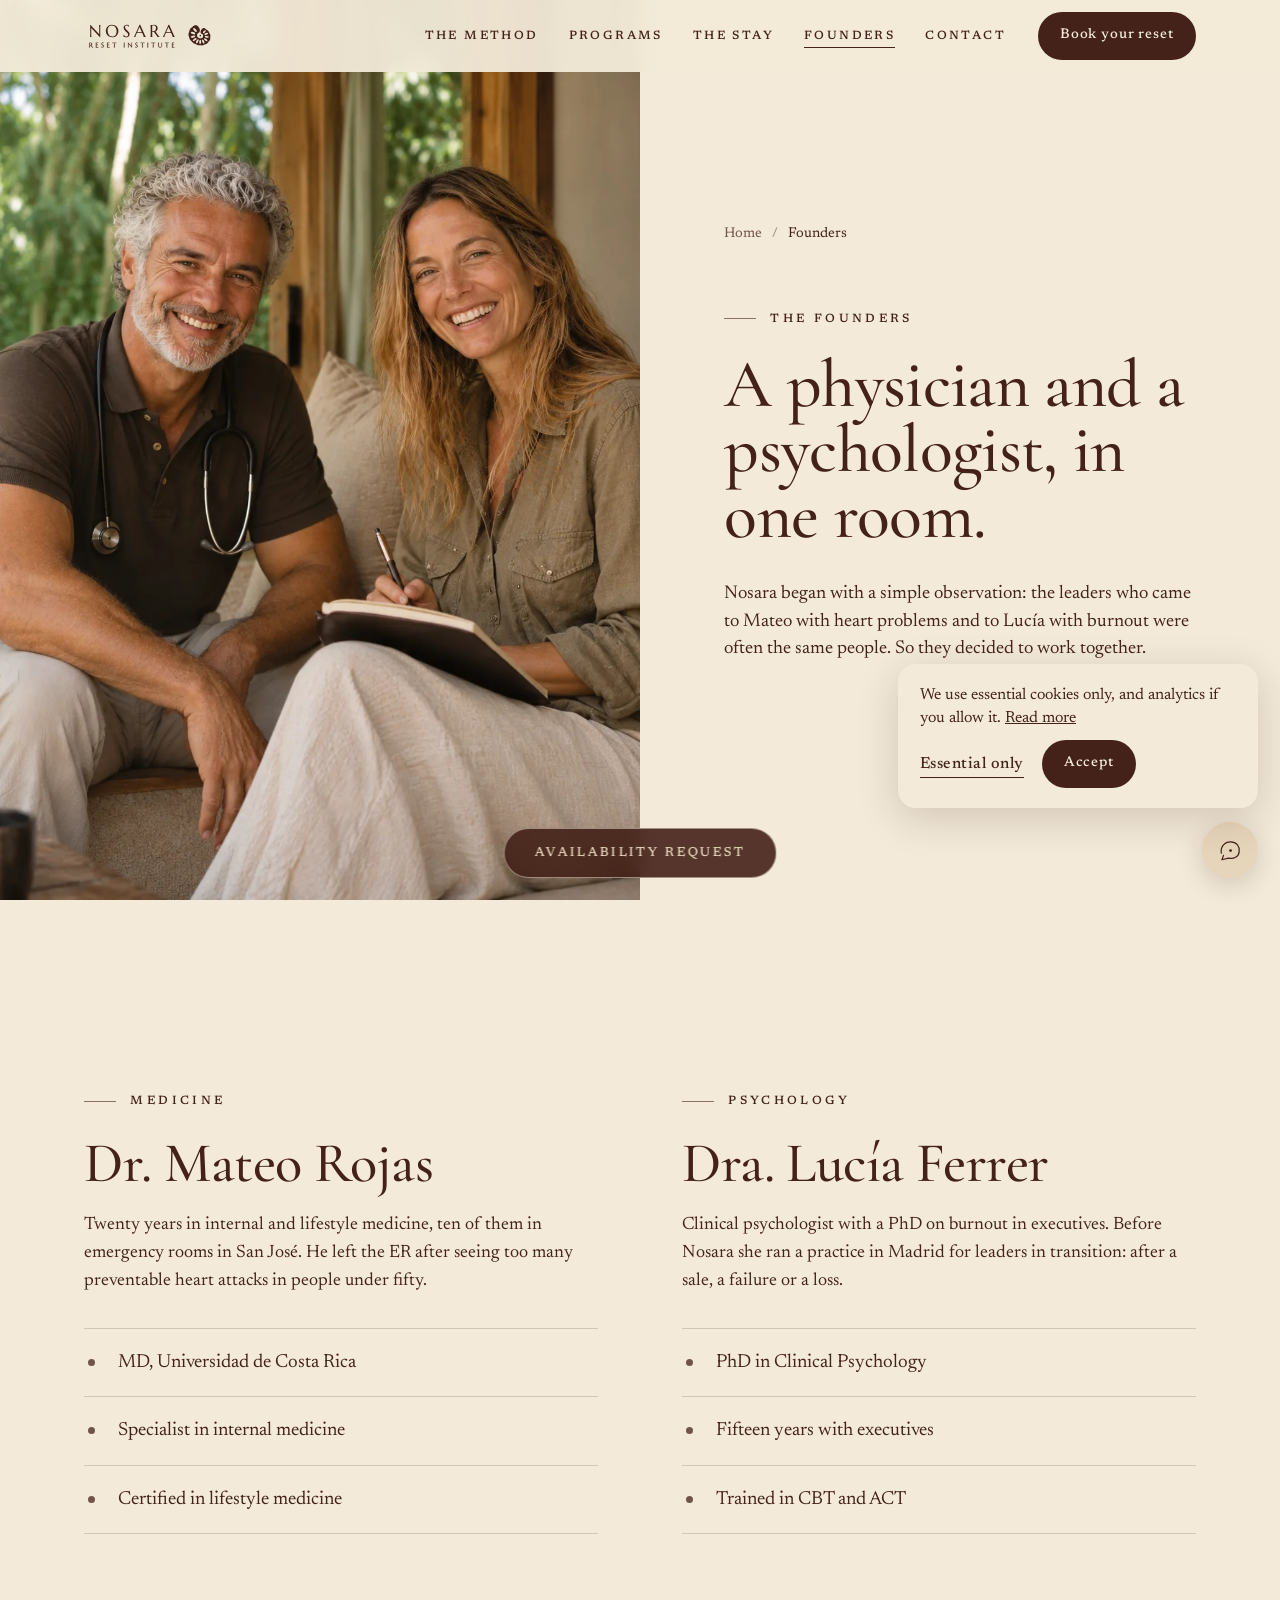
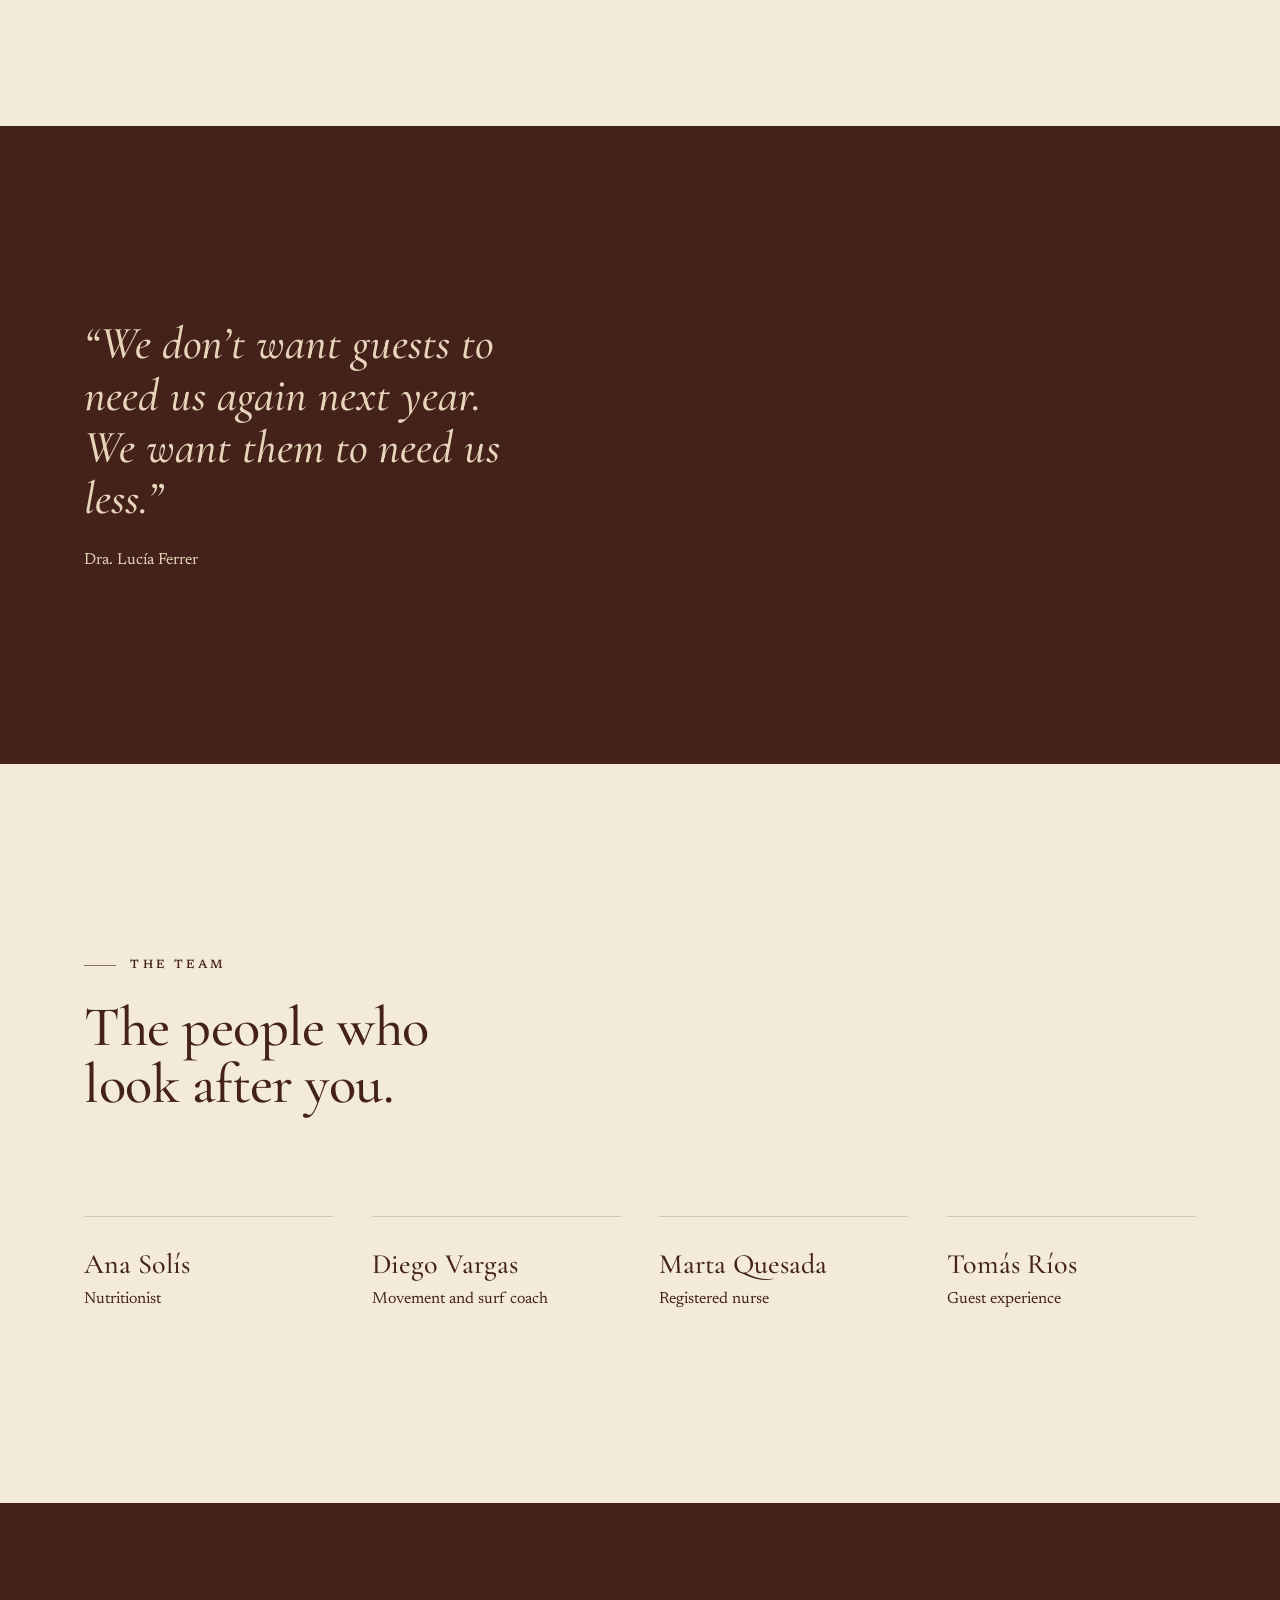
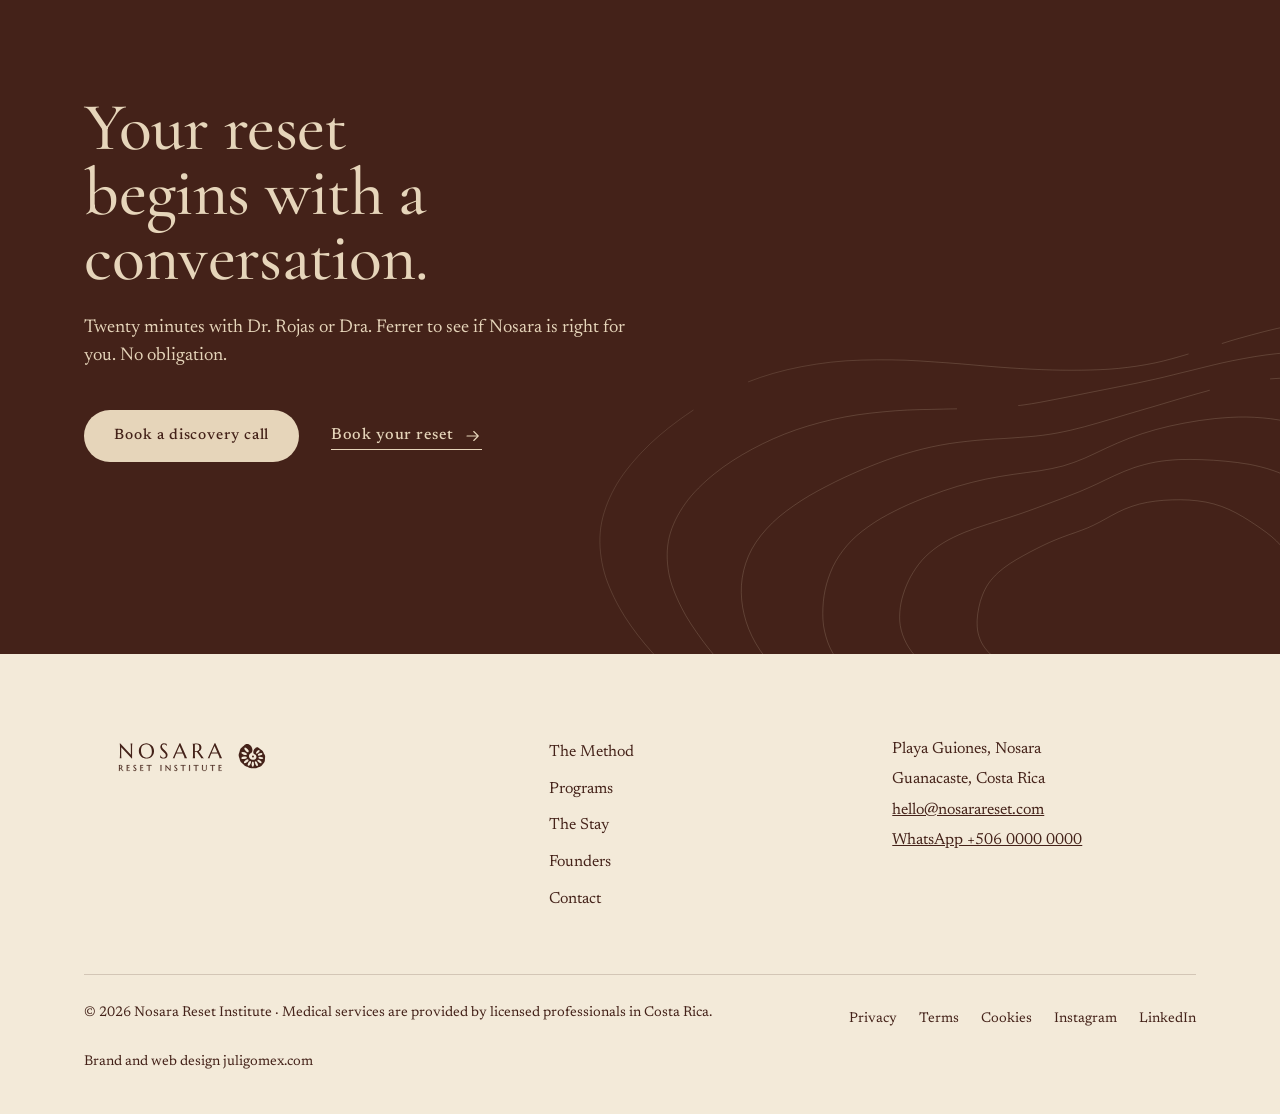
<file: public/founders.html>
<!DOCTYPE html>
<html lang="en">
<head>
<meta charset="utf-8">
<meta name="viewport" content="width=device-width, initial-scale=1">
<title>Founders — Nosara Reset Institute</title>
<meta name="description" content="Meet Dr. Mateo Rojas, physician, and Dra. Lucía Ferrer, clinical psychologist, founders of Nosara Reset Institute.">
<meta property="og:title" content="Founders — Nosara Reset Institute"><meta property="og:description" content="Meet Dr. Mateo Rojas, physician, and Dra. Lucía Ferrer, clinical psychologist, founders of Nosara Reset Institute."><meta property="og:image" content="img/aerial-pool.webp">
<link rel="icon" href="logos/nosara-submark-ciruela.svg">
<link rel="preconnect" href="https://fonts.googleapis.com"><link rel="preconnect" href="https://fonts.gstatic.com" crossorigin><link rel="stylesheet" href="https://fonts.googleapis.com/css2?family=Cormorant+Garamond:ital,wght@0,500;1,500&family=Newsreader:ital,opsz,wght@0,6..72,400;0,6..72,500;1,6..72,400&display=swap">

<link rel="stylesheet" href="site.css">
</head>
<body class="is-page">
<a class="skip" href="#main">Skip to content</a>
<header class="top" id="top">
  <a class="logo" href="index.html" aria-label="Nosara Reset Institute, home">
    <img class="lg-dark" src="logos/nosara-horizontal-arena.svg" alt="" width="190" height="40">
    <img class="lg-light" src="logos/nosara-horizontal-ciruela.svg" alt="" width="190" height="40">
  </a>
  <nav class="nav" aria-label="Main"><a href="method.html">The Method</a><a href="programs.html">Programs</a><a href="stay.html">The Stay</a><a href="founders.html" aria-current="page">Founders</a><a href="contact.html">Contact</a></nav>
  <a class="btn btn-sm" href="book.html">Book your reset</a>
  <button class="menu-btn" aria-expanded="false" aria-controls="mnav"><span></span><span></span><span class="sr">Menu</span></button>
</header>
<div class="mnav" id="mnav" hidden>
  <nav aria-label="Mobile"><a href="method.html">The Method</a><a href="programs.html">Programs</a><a href="stay.html">The Stay</a><a href="founders.html" aria-current="page">Founders</a><a href="contact.html">Contact</a></nav>
  <a class="btn" href="book.html">Book your reset</a>
</div>
<main id="main">
<section class="founders-hero" data-header="light">
  <figure class="f-img wipe"><img src="img/founders.webp" alt="Dr. Mateo Rojas and Dra. Lucía Ferrer on the terrace at Nosara" width="1086" height="1448"></figure>
  <div class="f-txt"><nav class="crumbs" aria-label="Breadcrumb"><ol><li><a href="index.html">Home</a></li><li><a href="founders.html" aria-current="page">Founders</a></li></ol></nav><p class="eyebrow">The founders</p><h1 class="h-xl">A physician and a psychologist, in one room.</h1>
  <p class="body-l">Nosara began with a simple observation: the leaders who came to Mateo with heart problems and to Lucía with burnout were often the same people. So they decided to work together.</p></div>
</section>
<section class="block" data-header="light"><div class="wrap bios">
  <article class="rv"><p class="eyebrow">Medicine</p><h2 class="h-l">Dr. Mateo Rojas</h2><p class="body">Twenty years in internal and lifestyle medicine, ten of them in emergency rooms in San José. He left the ER after seeing too many preventable heart attacks in people under fifty.</p>
    <ul class="ticks"><li>MD, Universidad de Costa Rica</li><li>Specialist in internal medicine</li><li>Certified in lifestyle medicine</li></ul></article>
  <article class="rv"><p class="eyebrow">Psychology</p><h2 class="h-l">Dra. Lucía Ferrer</h2><p class="body">Clinical psychologist with a PhD on burnout in executives. Before Nosara she ran a practice in Madrid for leaders in transition: after a sale, a failure or a loss.</p>
    <ul class="ticks"><li>PhD in Clinical Psychology</li><li>Fifteen years with executives</li><li>Trained in CBT and ACT</li></ul></article>
</div></section>
<section class="block dark-ciruela" data-header="dark"><div class="wrap"><blockquote class="quote-xl rv">“We don’t want guests to need us again next year. We want them to need us less.”</blockquote><p class="small rv">Dra. Lucía Ferrer</p></div></section>
<section class="block" data-header="light"><div class="wrap"><div class="sec-head"><p class="eyebrow">The team</p><h2 class="h-l">The people who look after you.</h2></div>
<ul class="grid-4"><li class="rv"><h3 class="h-s">Ana Solís</h3><p class="small">Nutritionist</p></li><li class="rv"><h3 class="h-s">Diego Vargas</h3><p class="small">Movement and surf coach</p></li><li class="rv"><h3 class="h-s">Marta Quesada</h3><p class="small">Registered nurse</p></li><li class="rv"><h3 class="h-s">Tomás Ríos</h3><p class="small">Guest experience</p></li></ul></div></section>
<section class="close" id="contact-band" data-header="dark">
  <div class="lines on-dark corner"><svg viewBox="0 0 1440 900" preserveAspectRatio="xMidYMid slice" aria-hidden="true"><g fill="none" stroke="currentColor" stroke-linecap="round"><g class="spin" style="transform-origin:1300px 820px;--a:1.2deg;animation-duration:18.8s;animation-delay:-4.8s"><g class="pulse" style="transform-origin:1300px 820px;animation-duration:9.4s;animation-delay:-1.7s"><g class="lg"><path class="hit" d="M1824.8 820.0 C1815.1 832.4 1802.8 844.1 1792.3 855.2 C1781.7 866.3 1770.5 876.4 1761.4 886.7 C1752.3 896.9 1744.6 906.6 1737.8 916.7 C1731.0 926.8 1726.0 936.9 1720.5 947.3 C1715.0 957.7 1710.4 968.3 1704.9 979.0 C1699.3 989.6 1693.6 1000.4 1687.4 1011.4 C1681.1 1022.4 1674.6 1033.5 1667.4 1045.0 C1660.3 1056.4 1653.1 1068.4 1644.5 1080.2 C1635.9 1091.9 1626.9 1104.4 1615.8 1115.6 C1604.8 1126.8 1592.3 1138.1 1578.1 1147.5 C1563.9 1157.0 1547.6 1165.3 1530.7 1172.3 C1513.7 1179.2 1495.1 1184.6 1476.4 1189.2 C1457.8 1193.9 1438.3 1197.4 1418.8 1200.2 C1399.4 1203.1 1379.5 1205.4 1359.7 1206.3 C1339.9 1207.2 1319.6 1207.5 1300.0 1205.7 C1280.4 1203.9 1260.5 1200.5 1242.0 1195.6 C1223.4 1190.6 1205.4 1183.4 1188.8 1175.8 C1172.2 1168.2 1156.8 1158.8 1142.4 1149.8 C1128.0 1140.9 1114.8 1131.2 1102.3 1122.0 C1089.7 1112.7 1078.1 1103.5 1067.1 1094.3 C1056.1 1085.1 1046.0 1075.9 1036.3 1066.8 C1026.6 1057.7 1018.1 1048.5 1008.8 1039.9 C999.5 1031.4 991.1 1023.0 980.7 1015.5 C970.3 1008.0 959.4 1001.3 946.4 994.7 C933.4 988.1 918.4 982.5 902.9 975.9 C887.4 969.3 869.8 963.0 853.4 955.2 C836.9 947.5 819.8 939.0 804.5 929.5 C789.2 919.9 774.6 909.2 761.5 897.8 C748.3 886.4 736.2 874.0 725.5 861.1 C714.7 848.1 704.6 834.2 696.7 820.0 C688.9 805.8 682.0 790.6 678.5 775.6 C675.0 760.5 673.8 744.8 675.9 729.8 C678.1 714.8 683.7 699.7 691.5 685.5 C699.2 671.4 710.3 657.8 722.3 645.1 C734.3 632.4 748.5 620.4 763.6 609.4 C778.6 598.4 794.9 588.0 812.7 579.2 C830.4 570.4 849.6 562.5 869.9 556.7 C890.3 550.8 912.6 546.7 934.7 544.1 C956.8 541.6 980.4 541.3 1002.4 541.5 C1024.3 541.6 1046.4 543.6 1066.5 544.9 C1086.5 546.3 1105.3 548.3 1123.0 549.6 C1140.6 550.9 1156.6 551.9 1172.2 552.5 C1187.8 553.1 1202.2 553.3 1216.6 553.1 C1230.9 552.9 1244.5 552.5 1258.4 551.1 C1272.3 549.7 1285.7 547.8 1300.0 544.8 C1314.3 541.7 1328.6 537.4 1344.4 532.7 C1360.2 528.1 1376.9 522.0 1394.7 517.1 C1412.5 512.2 1431.8 506.7 1451.4 503.2 C1470.9 499.7 1491.6 497.1 1512.0 496.2 C1532.4 495.3 1553.1 496.0 1573.6 497.7 C1594.2 499.4 1614.8 502.4 1635.1 506.3 C1655.5 510.2 1676.3 514.9 1695.9 521.0 C1715.6 527.0 1735.5 534.0 1753.0 542.6 C1770.5 551.2 1787.3 561.3 1801.0 572.5 C1814.7 583.7 1826.2 596.6 1835.4 609.8 C1844.6 623.0 1851.1 637.4 1856.1 651.6 C1861.1 665.9 1864.0 680.6 1865.3 695.1 C1866.6 709.6 1866.4 724.2 1863.9 738.5 C1861.5 752.7 1857.0 767.1 1850.4 780.7 C1843.9 794.2 1834.5 807.6 1824.8 820.0 Z"/><path class="ln" d="M1824.8 820.0 C1815.1 832.4 1802.8 844.1 1792.3 855.2 C1781.7 866.3 1770.5 876.4 1761.4 886.7 C1752.3 896.9 1744.6 906.6 1737.8 916.7 C1731.0 926.8 1726.0 936.9 1720.5 947.3 C1715.0 957.7 1710.4 968.3 1704.9 979.0 C1699.3 989.6 1693.6 1000.4 1687.4 1011.4 C1681.1 1022.4 1674.6 1033.5 1667.4 1045.0 C1660.3 1056.4 1653.1 1068.4 1644.5 1080.2 C1635.9 1091.9 1626.9 1104.4 1615.8 1115.6 C1604.8 1126.8 1592.3 1138.1 1578.1 1147.5 C1563.9 1157.0 1547.6 1165.3 1530.7 1172.3 C1513.7 1179.2 1495.1 1184.6 1476.4 1189.2 C1457.8 1193.9 1438.3 1197.4 1418.8 1200.2 C1399.4 1203.1 1379.5 1205.4 1359.7 1206.3 C1339.9 1207.2 1319.6 1207.5 1300.0 1205.7 C1280.4 1203.9 1260.5 1200.5 1242.0 1195.6 C1223.4 1190.6 1205.4 1183.4 1188.8 1175.8 C1172.2 1168.2 1156.8 1158.8 1142.4 1149.8 C1128.0 1140.9 1114.8 1131.2 1102.3 1122.0 C1089.7 1112.7 1078.1 1103.5 1067.1 1094.3 C1056.1 1085.1 1046.0 1075.9 1036.3 1066.8 C1026.6 1057.7 1018.1 1048.5 1008.8 1039.9 C999.5 1031.4 991.1 1023.0 980.7 1015.5 C970.3 1008.0 959.4 1001.3 946.4 994.7 C933.4 988.1 918.4 982.5 902.9 975.9 C887.4 969.3 869.8 963.0 853.4 955.2 C836.9 947.5 819.8 939.0 804.5 929.5 C789.2 919.9 774.6 909.2 761.5 897.8 C748.3 886.4 736.2 874.0 725.5 861.1 C714.7 848.1 704.6 834.2 696.7 820.0 C688.9 805.8 682.0 790.6 678.5 775.6 C675.0 760.5 673.8 744.8 675.9 729.8 C678.1 714.8 683.7 699.7 691.5 685.5 C699.2 671.4 710.3 657.8 722.3 645.1 C734.3 632.4 748.5 620.4 763.6 609.4 C778.6 598.4 794.9 588.0 812.7 579.2 C830.4 570.4 849.6 562.5 869.9 556.7 C890.3 550.8 912.6 546.7 934.7 544.1 C956.8 541.6 980.4 541.3 1002.4 541.5 C1024.3 541.6 1046.4 543.6 1066.5 544.9 C1086.5 546.3 1105.3 548.3 1123.0 549.6 C1140.6 550.9 1156.6 551.9 1172.2 552.5 C1187.8 553.1 1202.2 553.3 1216.6 553.1 C1230.9 552.9 1244.5 552.5 1258.4 551.1 C1272.3 549.7 1285.7 547.8 1300.0 544.8 C1314.3 541.7 1328.6 537.4 1344.4 532.7 C1360.2 528.1 1376.9 522.0 1394.7 517.1 C1412.5 512.2 1431.8 506.7 1451.4 503.2 C1470.9 499.7 1491.6 497.1 1512.0 496.2 C1532.4 495.3 1553.1 496.0 1573.6 497.7 C1594.2 499.4 1614.8 502.4 1635.1 506.3 C1655.5 510.2 1676.3 514.9 1695.9 521.0 C1715.6 527.0 1735.5 534.0 1753.0 542.6 C1770.5 551.2 1787.3 561.3 1801.0 572.5 C1814.7 583.7 1826.2 596.6 1835.4 609.8 C1844.6 623.0 1851.1 637.4 1856.1 651.6 C1861.1 665.9 1864.0 680.6 1865.3 695.1 C1866.6 709.6 1866.4 724.2 1863.9 738.5 C1861.5 752.7 1857.0 767.1 1850.4 780.7 C1843.9 794.2 1834.5 807.6 1824.8 820.0 Z" style="animation-duration:45s"/></g></g></g><g class="spin" style="transform-origin:1300px 820px;--a:1.73deg;animation-duration:19.9s;animation-delay:-12.9s"><g class="pulse" style="transform-origin:1300px 820px;animation-duration:11.6s;animation-delay:-10.6s"><g class="lg"><path class="hit" d="M1730.0 820.0 C1725.0 830.2 1719.1 839.9 1714.6 849.6 C1710.0 859.3 1706.0 868.6 1702.7 878.2 C1699.5 887.8 1697.6 897.4 1694.9 907.3 C1692.3 917.1 1690.4 927.2 1687.0 937.2 C1683.6 947.1 1679.5 957.2 1674.4 967.0 C1669.3 976.8 1662.9 986.4 1656.2 996.0 C1649.5 1005.6 1642.1 1015.0 1634.4 1024.7 C1626.7 1034.4 1618.9 1044.4 1610.1 1054.2 C1601.3 1064.0 1592.2 1074.3 1581.6 1083.5 C1570.9 1092.8 1559.1 1102.0 1546.0 1109.7 C1532.9 1117.5 1518.2 1124.4 1503.0 1130.0 C1487.8 1135.7 1471.2 1140.1 1454.7 1143.7 C1438.1 1147.2 1420.8 1149.8 1403.6 1151.3 C1386.3 1152.8 1368.7 1153.5 1351.4 1152.5 C1334.1 1151.6 1316.5 1149.4 1300.0 1145.6 C1283.5 1141.7 1267.1 1136.0 1252.2 1129.6 C1237.2 1123.1 1223.3 1114.8 1210.3 1107.1 C1197.3 1099.3 1185.7 1090.7 1174.2 1083.2 C1162.8 1075.7 1152.3 1068.5 1141.6 1062.0 C1130.8 1055.4 1120.4 1049.7 1109.8 1044.0 C1099.2 1038.3 1088.8 1033.0 1078.2 1027.6 C1067.6 1022.2 1057.2 1016.9 1046.2 1011.6 C1035.3 1006.4 1024.3 1001.3 1012.2 996.2 C1000.2 991.1 987.3 986.4 973.8 981.1 C960.4 975.9 945.5 970.8 931.3 964.7 C917.1 958.6 902.1 952.1 888.6 944.6 C875.1 937.0 862.1 928.5 850.2 919.4 C838.4 910.2 827.8 900.2 817.7 889.7 C807.7 879.2 798.3 868.1 789.8 856.5 C781.3 844.8 772.8 832.6 766.6 820.0 C760.3 807.4 754.6 794.0 752.3 780.9 C750.0 767.7 749.8 753.9 752.9 740.9 C756.0 728.0 762.5 715.0 771.0 703.1 C779.4 691.2 791.1 679.9 803.7 669.7 C816.2 659.5 831.0 650.1 846.3 641.9 C861.6 633.6 878.3 626.2 895.6 620.2 C913.0 614.2 931.6 609.4 950.1 605.8 C968.7 602.2 988.5 600.3 1007.1 598.8 C1025.6 597.3 1044.5 597.4 1061.6 596.9 C1078.7 596.4 1094.8 596.6 1109.7 595.9 C1124.6 595.1 1137.8 593.9 1150.9 592.3 C1164.0 590.6 1175.8 588.1 1188.1 585.8 C1200.4 583.5 1212.3 580.9 1224.5 578.5 C1236.7 576.0 1249.0 573.8 1261.5 571.2 C1274.1 568.7 1286.7 566.1 1300.0 563.1 C1313.3 560.1 1326.8 556.5 1341.3 553.1 C1355.7 549.6 1370.9 545.5 1386.8 542.4 C1402.6 539.3 1419.5 536.2 1436.4 534.5 C1453.4 532.7 1471.0 531.9 1488.6 532.0 C1506.1 532.2 1523.9 533.4 1541.7 535.3 C1559.5 537.2 1577.7 539.9 1595.4 543.6 C1613.1 547.2 1631.3 551.5 1648.0 557.2 C1664.6 563.0 1681.2 569.8 1695.0 578.2 C1708.8 586.5 1721.1 596.5 1730.6 607.3 C1740.1 618.0 1746.8 630.4 1751.8 642.6 C1756.8 654.9 1758.9 668.0 1760.4 680.6 C1761.9 693.2 1761.6 705.9 1760.8 718.2 C1760.0 730.4 1758.2 742.5 1755.6 754.2 C1752.9 765.8 1749.2 777.2 1745.0 788.2 C1740.7 799.2 1735.1 809.8 1730.0 820.0 Z"/><path class="ln" d="M1730.0 820.0 C1725.0 830.2 1719.1 839.9 1714.6 849.6 C1710.0 859.3 1706.0 868.6 1702.7 878.2 C1699.5 887.8 1697.6 897.4 1694.9 907.3 C1692.3 917.1 1690.4 927.2 1687.0 937.2 C1683.6 947.1 1679.5 957.2 1674.4 967.0 C1669.3 976.8 1662.9 986.4 1656.2 996.0 C1649.5 1005.6 1642.1 1015.0 1634.4 1024.7 C1626.7 1034.4 1618.9 1044.4 1610.1 1054.2 C1601.3 1064.0 1592.2 1074.3 1581.6 1083.5 C1570.9 1092.8 1559.1 1102.0 1546.0 1109.7 C1532.9 1117.5 1518.2 1124.4 1503.0 1130.0 C1487.8 1135.7 1471.2 1140.1 1454.7 1143.7 C1438.1 1147.2 1420.8 1149.8 1403.6 1151.3 C1386.3 1152.8 1368.7 1153.5 1351.4 1152.5 C1334.1 1151.6 1316.5 1149.4 1300.0 1145.6 C1283.5 1141.7 1267.1 1136.0 1252.2 1129.6 C1237.2 1123.1 1223.3 1114.8 1210.3 1107.1 C1197.3 1099.3 1185.7 1090.7 1174.2 1083.2 C1162.8 1075.7 1152.3 1068.5 1141.6 1062.0 C1130.8 1055.4 1120.4 1049.7 1109.8 1044.0 C1099.2 1038.3 1088.8 1033.0 1078.2 1027.6 C1067.6 1022.2 1057.2 1016.9 1046.2 1011.6 C1035.3 1006.4 1024.3 1001.3 1012.2 996.2 C1000.2 991.1 987.3 986.4 973.8 981.1 C960.4 975.9 945.5 970.8 931.3 964.7 C917.1 958.6 902.1 952.1 888.6 944.6 C875.1 937.0 862.1 928.5 850.2 919.4 C838.4 910.2 827.8 900.2 817.7 889.7 C807.7 879.2 798.3 868.1 789.8 856.5 C781.3 844.8 772.8 832.6 766.6 820.0 C760.3 807.4 754.6 794.0 752.3 780.9 C750.0 767.7 749.8 753.9 752.9 740.9 C756.0 728.0 762.5 715.0 771.0 703.1 C779.4 691.2 791.1 679.9 803.7 669.7 C816.2 659.5 831.0 650.1 846.3 641.9 C861.6 633.6 878.3 626.2 895.6 620.2 C913.0 614.2 931.6 609.4 950.1 605.8 C968.7 602.2 988.5 600.3 1007.1 598.8 C1025.6 597.3 1044.5 597.4 1061.6 596.9 C1078.7 596.4 1094.8 596.6 1109.7 595.9 C1124.6 595.1 1137.8 593.9 1150.9 592.3 C1164.0 590.6 1175.8 588.1 1188.1 585.8 C1200.4 583.5 1212.3 580.9 1224.5 578.5 C1236.7 576.0 1249.0 573.8 1261.5 571.2 C1274.1 568.7 1286.7 566.1 1300.0 563.1 C1313.3 560.1 1326.8 556.5 1341.3 553.1 C1355.7 549.6 1370.9 545.5 1386.8 542.4 C1402.6 539.3 1419.5 536.2 1436.4 534.5 C1453.4 532.7 1471.0 531.9 1488.6 532.0 C1506.1 532.2 1523.9 533.4 1541.7 535.3 C1559.5 537.2 1577.7 539.9 1595.4 543.6 C1613.1 547.2 1631.3 551.5 1648.0 557.2 C1664.6 563.0 1681.2 569.8 1695.0 578.2 C1708.8 586.5 1721.1 596.5 1730.6 607.3 C1740.1 618.0 1746.8 630.4 1751.8 642.6 C1756.8 654.9 1758.9 668.0 1760.4 680.6 C1761.9 693.2 1761.6 705.9 1760.8 718.2 C1760.0 730.4 1758.2 742.5 1755.6 754.2 C1752.9 765.8 1749.2 777.2 1745.0 788.2 C1740.7 799.2 1735.1 809.8 1730.0 820.0 Z" style="animation-duration:44s"/></g></g></g><g class="spin" style="transform-origin:1300px 820px;--a:2.27deg;animation-duration:15.8s;animation-delay:-6.2s"><g class="pulse" style="transform-origin:1300px 820px;animation-duration:10.4s;animation-delay:-6.4s"><g class="lg"><path class="hit" d="M1665.9 820.0 C1663.2 828.7 1659.1 837.1 1655.6 845.4 C1652.0 853.7 1647.9 861.7 1644.8 869.8 C1641.8 878.0 1639.3 886.0 1637.3 894.5 C1635.3 903.0 1634.5 911.8 1632.9 920.8 C1631.2 929.8 1630.1 939.3 1627.5 948.6 C1624.9 957.9 1621.6 967.4 1617.1 976.7 C1612.6 985.9 1607.0 995.1 1600.4 1004.0 C1593.9 1012.8 1586.4 1021.6 1578.0 1029.9 C1569.5 1038.2 1560.3 1046.6 1549.8 1053.8 C1539.2 1061.0 1527.6 1067.9 1514.9 1073.1 C1502.3 1078.4 1488.1 1082.6 1473.7 1085.3 C1459.4 1088.1 1443.8 1089.1 1428.8 1089.5 C1413.8 1089.9 1398.4 1088.9 1383.7 1087.7 C1369.0 1086.6 1354.6 1084.8 1340.6 1082.8 C1326.7 1080.8 1313.1 1078.7 1300.0 1075.9 C1286.9 1073.1 1274.1 1069.9 1262.0 1066.0 C1249.9 1062.1 1238.3 1057.4 1227.3 1052.6 C1216.4 1047.7 1206.2 1042.1 1196.3 1037.0 C1186.4 1031.9 1177.2 1026.7 1167.7 1022.0 C1158.3 1017.3 1149.1 1013.1 1139.6 1008.9 C1130.1 1004.8 1120.5 1001.0 1110.9 997.0 C1101.3 993.0 1091.7 989.0 1081.8 984.8 C1071.9 980.7 1062.2 976.4 1051.6 972.1 C1040.9 967.9 1030.0 963.7 1017.9 959.4 C1005.9 955.0 992.6 950.9 979.1 946.0 C965.7 941.1 950.7 936.0 937.1 929.9 C923.5 923.7 909.4 916.8 897.6 908.9 C885.9 901.0 875.1 892.1 866.5 882.7 C857.9 873.3 851.1 862.9 846.0 852.5 C840.8 842.0 837.4 830.9 835.5 820.0 C833.7 809.1 833.3 797.7 835.0 786.8 C836.7 775.8 840.2 764.7 845.8 754.4 C851.5 744.0 859.6 733.9 869.0 724.8 C878.4 715.6 890.2 707.2 902.0 699.5 C913.9 691.8 927.2 685.0 939.9 678.6 C952.7 672.3 965.8 666.5 978.8 661.3 C991.8 656.1 1004.7 651.3 1017.9 647.3 C1031.1 643.3 1044.6 639.9 1058.2 637.4 C1071.7 634.8 1085.8 633.3 1099.1 632.0 C1112.5 630.7 1125.8 630.3 1138.2 629.4 C1150.5 628.4 1162.1 627.8 1173.2 626.3 C1184.3 624.9 1194.4 622.9 1204.7 620.6 C1215.1 618.3 1224.8 615.4 1235.1 612.5 C1245.4 609.6 1255.7 606.4 1266.5 603.2 C1277.3 600.0 1288.3 596.8 1300.0 593.4 C1311.7 589.9 1323.8 586.2 1336.7 582.5 C1349.6 578.9 1363.4 574.7 1377.7 571.5 C1392.0 568.4 1407.4 565.1 1422.5 563.5 C1437.7 562.0 1453.7 561.3 1468.7 562.3 C1483.7 563.3 1498.7 566.0 1512.6 569.6 C1526.6 573.2 1539.8 578.3 1552.3 583.9 C1564.8 589.4 1576.6 595.9 1587.7 602.7 C1598.8 609.6 1609.4 616.9 1618.7 624.9 C1628.0 632.8 1636.7 641.3 1643.6 650.3 C1650.5 659.2 1656.0 668.9 1660.2 678.6 C1664.4 688.3 1666.9 698.5 1669.0 708.3 C1671.0 718.1 1671.9 728.0 1672.7 737.7 C1673.5 747.3 1674.0 756.7 1673.9 766.0 C1673.8 775.2 1673.6 784.4 1672.2 793.4 C1670.9 802.4 1668.7 811.3 1665.9 820.0 Z"/><path class="ln" d="M1665.9 820.0 C1663.2 828.7 1659.1 837.1 1655.6 845.4 C1652.0 853.7 1647.9 861.7 1644.8 869.8 C1641.8 878.0 1639.3 886.0 1637.3 894.5 C1635.3 903.0 1634.5 911.8 1632.9 920.8 C1631.2 929.8 1630.1 939.3 1627.5 948.6 C1624.9 957.9 1621.6 967.4 1617.1 976.7 C1612.6 985.9 1607.0 995.1 1600.4 1004.0 C1593.9 1012.8 1586.4 1021.6 1578.0 1029.9 C1569.5 1038.2 1560.3 1046.6 1549.8 1053.8 C1539.2 1061.0 1527.6 1067.9 1514.9 1073.1 C1502.3 1078.4 1488.1 1082.6 1473.7 1085.3 C1459.4 1088.1 1443.8 1089.1 1428.8 1089.5 C1413.8 1089.9 1398.4 1088.9 1383.7 1087.7 C1369.0 1086.6 1354.6 1084.8 1340.6 1082.8 C1326.7 1080.8 1313.1 1078.7 1300.0 1075.9 C1286.9 1073.1 1274.1 1069.9 1262.0 1066.0 C1249.9 1062.1 1238.3 1057.4 1227.3 1052.6 C1216.4 1047.7 1206.2 1042.1 1196.3 1037.0 C1186.4 1031.9 1177.2 1026.7 1167.7 1022.0 C1158.3 1017.3 1149.1 1013.1 1139.6 1008.9 C1130.1 1004.8 1120.5 1001.0 1110.9 997.0 C1101.3 993.0 1091.7 989.0 1081.8 984.8 C1071.9 980.7 1062.2 976.4 1051.6 972.1 C1040.9 967.9 1030.0 963.7 1017.9 959.4 C1005.9 955.0 992.6 950.9 979.1 946.0 C965.7 941.1 950.7 936.0 937.1 929.9 C923.5 923.7 909.4 916.8 897.6 908.9 C885.9 901.0 875.1 892.1 866.5 882.7 C857.9 873.3 851.1 862.9 846.0 852.5 C840.8 842.0 837.4 830.9 835.5 820.0 C833.7 809.1 833.3 797.7 835.0 786.8 C836.7 775.8 840.2 764.7 845.8 754.4 C851.5 744.0 859.6 733.9 869.0 724.8 C878.4 715.6 890.2 707.2 902.0 699.5 C913.9 691.8 927.2 685.0 939.9 678.6 C952.7 672.3 965.8 666.5 978.8 661.3 C991.8 656.1 1004.7 651.3 1017.9 647.3 C1031.1 643.3 1044.6 639.9 1058.2 637.4 C1071.7 634.8 1085.8 633.3 1099.1 632.0 C1112.5 630.7 1125.8 630.3 1138.2 629.4 C1150.5 628.4 1162.1 627.8 1173.2 626.3 C1184.3 624.9 1194.4 622.9 1204.7 620.6 C1215.1 618.3 1224.8 615.4 1235.1 612.5 C1245.4 609.6 1255.7 606.4 1266.5 603.2 C1277.3 600.0 1288.3 596.8 1300.0 593.4 C1311.7 589.9 1323.8 586.2 1336.7 582.5 C1349.6 578.9 1363.4 574.7 1377.7 571.5 C1392.0 568.4 1407.4 565.1 1422.5 563.5 C1437.7 562.0 1453.7 561.3 1468.7 562.3 C1483.7 563.3 1498.7 566.0 1512.6 569.6 C1526.6 573.2 1539.8 578.3 1552.3 583.9 C1564.8 589.4 1576.6 595.9 1587.7 602.7 C1598.8 609.6 1609.4 616.9 1618.7 624.9 C1628.0 632.8 1636.7 641.3 1643.6 650.3 C1650.5 659.2 1656.0 668.9 1660.2 678.6 C1664.4 688.3 1666.9 698.5 1669.0 708.3 C1671.0 718.1 1671.9 728.0 1672.7 737.7 C1673.5 747.3 1674.0 756.7 1673.9 766.0 C1673.8 775.2 1673.6 784.4 1672.2 793.4 C1670.9 802.4 1668.7 811.3 1665.9 820.0 Z" style="animation-duration:53s"/></g></g></g><g class="spin" style="transform-origin:1300px 820px;--a:2.8deg;animation-duration:17.3s;animation-delay:-6.3s"><g class="pulse" style="transform-origin:1300px 820px;animation-duration:8.6s;animation-delay:-4.0s"><g class="lg"><path class="hit" d="M1595.0 820.0 C1594.5 827.0 1593.5 833.9 1592.7 840.9 C1592.0 847.9 1590.9 854.8 1590.3 862.0 C1589.7 869.1 1589.6 876.3 1589.4 883.9 C1589.1 891.5 1589.7 899.5 1589.0 907.5 C1588.4 915.5 1587.9 924.1 1585.6 932.1 C1583.3 940.2 1580.0 948.4 1575.2 956.0 C1570.4 963.5 1564.0 970.7 1556.9 977.3 C1549.7 983.9 1541.3 989.9 1532.5 995.6 C1523.7 1001.2 1514.1 1006.4 1504.2 1011.1 C1494.2 1015.7 1483.6 1020.0 1472.7 1023.3 C1461.7 1026.7 1450.0 1029.4 1438.2 1031.1 C1426.4 1032.7 1414.0 1033.4 1402.0 1033.5 C1390.0 1033.5 1377.8 1032.6 1366.1 1031.5 C1354.5 1030.5 1343.1 1028.9 1332.0 1027.3 C1321.0 1025.6 1310.3 1023.9 1300.0 1021.7 C1289.7 1019.5 1279.6 1017.1 1270.0 1014.1 C1260.4 1011.1 1251.2 1007.5 1242.6 1003.7 C1233.9 1000.0 1225.9 995.5 1218.0 991.6 C1210.1 987.7 1202.8 983.6 1195.1 980.3 C1187.3 977.0 1179.6 974.1 1171.3 971.6 C1162.9 969.1 1154.1 967.2 1144.9 965.1 C1135.7 963.0 1126.0 961.2 1116.1 958.9 C1106.2 956.6 1096.0 954.1 1085.6 951.3 C1075.1 948.4 1064.5 945.3 1053.5 941.8 C1042.5 938.2 1031.0 934.5 1019.8 930.0 C1008.6 925.5 996.8 920.7 986.4 914.9 C976.0 909.2 965.7 902.8 957.5 895.7 C949.4 888.6 942.5 880.6 937.5 872.4 C932.5 864.2 929.6 855.3 927.6 846.6 C925.6 837.9 925.4 828.8 925.8 820.0 C926.2 811.2 927.5 802.2 929.9 793.6 C932.4 784.9 935.6 776.2 940.3 768.0 C945.0 759.8 951.1 751.8 958.3 744.5 C965.6 737.2 974.6 730.4 983.9 724.3 C993.2 718.2 1003.9 712.8 1014.2 707.8 C1024.6 702.8 1035.4 698.5 1045.9 694.5 C1056.4 690.5 1066.9 686.8 1077.4 683.7 C1087.9 680.6 1098.4 677.9 1108.9 675.7 C1119.3 673.4 1130.0 671.9 1140.1 670.3 C1150.2 668.7 1160.2 667.8 1169.5 666.3 C1178.8 664.7 1187.4 663.2 1195.8 660.9 C1204.2 658.5 1211.8 655.6 1219.8 652.3 C1227.9 648.9 1235.6 644.8 1244.0 641.0 C1252.5 637.2 1261.2 633.1 1270.6 629.6 C1279.9 626.1 1289.8 622.8 1300.0 620.0 C1310.2 617.2 1321.0 614.7 1332.0 612.7 C1343.1 610.6 1354.7 608.8 1366.4 607.6 C1378.1 606.5 1390.4 605.6 1402.3 605.8 C1414.3 606.1 1426.6 607.0 1438.1 609.0 C1449.6 611.1 1460.9 614.3 1471.4 618.1 C1481.9 621.9 1491.7 626.9 1501.0 631.9 C1510.4 636.9 1519.1 642.5 1527.5 648.2 C1535.9 653.9 1544.1 659.8 1551.5 666.0 C1558.9 672.3 1566.0 678.8 1571.7 685.7 C1577.5 692.7 1582.4 700.2 1585.9 707.8 C1589.5 715.3 1591.5 723.4 1593.1 731.3 C1594.6 739.1 1594.8 747.1 1595.3 754.8 C1595.7 762.4 1595.6 769.9 1595.7 777.3 C1595.8 784.6 1595.9 791.7 1595.8 798.9 C1595.7 806.0 1595.5 813.0 1595.0 820.0 Z"/><path class="ln" d="M1595.0 820.0 C1594.5 827.0 1593.5 833.9 1592.7 840.9 C1592.0 847.9 1590.9 854.8 1590.3 862.0 C1589.7 869.1 1589.6 876.3 1589.4 883.9 C1589.1 891.5 1589.7 899.5 1589.0 907.5 C1588.4 915.5 1587.9 924.1 1585.6 932.1 C1583.3 940.2 1580.0 948.4 1575.2 956.0 C1570.4 963.5 1564.0 970.7 1556.9 977.3 C1549.7 983.9 1541.3 989.9 1532.5 995.6 C1523.7 1001.2 1514.1 1006.4 1504.2 1011.1 C1494.2 1015.7 1483.6 1020.0 1472.7 1023.3 C1461.7 1026.7 1450.0 1029.4 1438.2 1031.1 C1426.4 1032.7 1414.0 1033.4 1402.0 1033.5 C1390.0 1033.5 1377.8 1032.6 1366.1 1031.5 C1354.5 1030.5 1343.1 1028.9 1332.0 1027.3 C1321.0 1025.6 1310.3 1023.9 1300.0 1021.7 C1289.7 1019.5 1279.6 1017.1 1270.0 1014.1 C1260.4 1011.1 1251.2 1007.5 1242.6 1003.7 C1233.9 1000.0 1225.9 995.5 1218.0 991.6 C1210.1 987.7 1202.8 983.6 1195.1 980.3 C1187.3 977.0 1179.6 974.1 1171.3 971.6 C1162.9 969.1 1154.1 967.2 1144.9 965.1 C1135.7 963.0 1126.0 961.2 1116.1 958.9 C1106.2 956.6 1096.0 954.1 1085.6 951.3 C1075.1 948.4 1064.5 945.3 1053.5 941.8 C1042.5 938.2 1031.0 934.5 1019.8 930.0 C1008.6 925.5 996.8 920.7 986.4 914.9 C976.0 909.2 965.7 902.8 957.5 895.7 C949.4 888.6 942.5 880.6 937.5 872.4 C932.5 864.2 929.6 855.3 927.6 846.6 C925.6 837.9 925.4 828.8 925.8 820.0 C926.2 811.2 927.5 802.2 929.9 793.6 C932.4 784.9 935.6 776.2 940.3 768.0 C945.0 759.8 951.1 751.8 958.3 744.5 C965.6 737.2 974.6 730.4 983.9 724.3 C993.2 718.2 1003.9 712.8 1014.2 707.8 C1024.6 702.8 1035.4 698.5 1045.9 694.5 C1056.4 690.5 1066.9 686.8 1077.4 683.7 C1087.9 680.6 1098.4 677.9 1108.9 675.7 C1119.3 673.4 1130.0 671.9 1140.1 670.3 C1150.2 668.7 1160.2 667.8 1169.5 666.3 C1178.8 664.7 1187.4 663.2 1195.8 660.9 C1204.2 658.5 1211.8 655.6 1219.8 652.3 C1227.9 648.9 1235.6 644.8 1244.0 641.0 C1252.5 637.2 1261.2 633.1 1270.6 629.6 C1279.9 626.1 1289.8 622.8 1300.0 620.0 C1310.2 617.2 1321.0 614.7 1332.0 612.7 C1343.1 610.6 1354.7 608.8 1366.4 607.6 C1378.1 606.5 1390.4 605.6 1402.3 605.8 C1414.3 606.1 1426.6 607.0 1438.1 609.0 C1449.6 611.1 1460.9 614.3 1471.4 618.1 C1481.9 621.9 1491.7 626.9 1501.0 631.9 C1510.4 636.9 1519.1 642.5 1527.5 648.2 C1535.9 653.9 1544.1 659.8 1551.5 666.0 C1558.9 672.3 1566.0 678.8 1571.7 685.7 C1577.5 692.7 1582.4 700.2 1585.9 707.8 C1589.5 715.3 1591.5 723.4 1593.1 731.3 C1594.6 739.1 1594.8 747.1 1595.3 754.8 C1595.7 762.4 1595.6 769.9 1595.7 777.3 C1595.8 784.6 1595.9 791.7 1595.8 798.9 C1595.7 806.0 1595.5 813.0 1595.0 820.0 Z" style="animation-duration:61s"/></g></g></g><g class="spin" style="transform-origin:1300px 820px;--a:3.33deg;animation-duration:21.2s;animation-delay:-2.5s"><g class="pulse" style="transform-origin:1300px 820px;animation-duration:13.9s;animation-delay:-5.2s"><g class="lg"><path class="hit" d="M1532.6 820.0 C1534.5 825.5 1536.6 831.2 1537.9 837.0 C1539.3 842.8 1540.2 848.8 1540.6 854.8 C1540.9 860.8 1540.6 866.9 1539.9 873.0 C1539.2 879.1 1538.2 885.4 1536.5 891.6 C1534.9 897.8 1533.0 904.2 1530.0 910.3 C1527.1 916.4 1523.5 922.6 1518.8 928.1 C1514.2 933.7 1508.4 939.0 1502.0 943.7 C1495.6 948.3 1488.0 952.5 1480.4 956.2 C1472.8 960.0 1464.5 963.2 1456.3 966.3 C1448.1 969.3 1439.7 972.1 1431.1 974.4 C1422.6 976.8 1413.9 979.0 1405.0 980.4 C1396.1 981.8 1386.9 982.7 1377.8 982.9 C1368.7 983.0 1359.3 982.2 1350.3 981.0 C1341.4 979.9 1332.5 977.8 1324.1 975.9 C1315.7 974.0 1307.7 971.6 1300.0 969.4 C1292.3 967.2 1285.0 965.1 1277.9 962.9 C1270.8 960.8 1264.0 958.7 1257.3 956.6 C1250.6 954.5 1244.3 952.2 1237.8 950.2 C1231.3 948.1 1225.2 946.0 1218.6 944.3 C1212.0 942.6 1205.4 941.2 1198.0 940.1 C1190.7 938.9 1182.9 938.3 1174.6 937.4 C1166.3 936.4 1157.2 935.9 1148.4 934.5 C1139.5 933.2 1130.1 931.7 1121.4 929.4 C1112.6 927.1 1104.0 924.2 1095.9 920.8 C1087.8 917.5 1080.1 913.5 1072.7 909.2 C1065.4 904.9 1058.3 900.2 1051.7 895.2 C1045.1 890.1 1038.7 884.7 1033.3 878.9 C1028.0 873.1 1023.1 866.9 1019.7 860.5 C1016.3 854.1 1014.0 847.3 1012.8 840.5 C1011.7 833.8 1012.0 826.8 1012.8 820.0 C1013.7 813.2 1015.6 806.4 1018.0 799.8 C1020.4 793.3 1023.4 786.8 1027.3 780.6 C1031.1 774.4 1035.6 768.3 1041.2 762.8 C1046.8 757.3 1053.5 752.1 1060.8 747.6 C1068.1 743.0 1076.7 739.1 1085.0 735.6 C1093.4 732.1 1102.5 729.3 1110.8 726.5 C1119.1 723.7 1127.3 721.4 1134.9 718.9 C1142.6 716.5 1149.6 714.1 1156.5 711.6 C1163.4 709.2 1169.8 706.7 1176.4 704.3 C1182.9 701.9 1189.3 699.5 1195.7 697.1 C1202.0 694.7 1208.3 692.3 1214.7 689.7 C1221.0 687.1 1227.2 684.2 1233.7 681.3 C1240.2 678.3 1246.7 674.8 1253.7 671.8 C1260.7 668.7 1268.0 665.3 1275.7 662.8 C1283.4 660.3 1291.7 658.0 1300.0 656.5 C1308.3 655.0 1317.0 654.2 1325.7 653.7 C1334.4 653.3 1343.1 653.5 1352.0 653.8 C1360.8 654.1 1369.7 654.6 1378.6 655.5 C1387.5 656.4 1396.6 657.4 1405.4 659.0 C1414.1 660.7 1423.0 662.8 1431.1 665.6 C1439.3 668.3 1447.1 671.8 1454.2 675.7 C1461.2 679.6 1467.7 684.2 1473.6 688.9 C1479.6 693.5 1484.9 698.6 1489.9 703.7 C1494.9 708.8 1499.5 714.1 1503.5 719.5 C1507.4 724.9 1511.0 730.5 1513.6 736.1 C1516.3 741.8 1518.1 747.7 1519.5 753.5 C1520.9 759.4 1521.2 765.3 1521.8 771.0 C1522.5 776.7 1522.6 782.2 1523.5 787.7 C1524.3 793.2 1525.5 798.4 1527.0 803.8 C1528.6 809.2 1530.8 814.5 1532.6 820.0 Z"/><path class="ln" d="M1532.6 820.0 C1534.5 825.5 1536.6 831.2 1537.9 837.0 C1539.3 842.8 1540.2 848.8 1540.6 854.8 C1540.9 860.8 1540.6 866.9 1539.9 873.0 C1539.2 879.1 1538.2 885.4 1536.5 891.6 C1534.9 897.8 1533.0 904.2 1530.0 910.3 C1527.1 916.4 1523.5 922.6 1518.8 928.1 C1514.2 933.7 1508.4 939.0 1502.0 943.7 C1495.6 948.3 1488.0 952.5 1480.4 956.2 C1472.8 960.0 1464.5 963.2 1456.3 966.3 C1448.1 969.3 1439.7 972.1 1431.1 974.4 C1422.6 976.8 1413.9 979.0 1405.0 980.4 C1396.1 981.8 1386.9 982.7 1377.8 982.9 C1368.7 983.0 1359.3 982.2 1350.3 981.0 C1341.4 979.9 1332.5 977.8 1324.1 975.9 C1315.7 974.0 1307.7 971.6 1300.0 969.4 C1292.3 967.2 1285.0 965.1 1277.9 962.9 C1270.8 960.8 1264.0 958.7 1257.3 956.6 C1250.6 954.5 1244.3 952.2 1237.8 950.2 C1231.3 948.1 1225.2 946.0 1218.6 944.3 C1212.0 942.6 1205.4 941.2 1198.0 940.1 C1190.7 938.9 1182.9 938.3 1174.6 937.4 C1166.3 936.4 1157.2 935.9 1148.4 934.5 C1139.5 933.2 1130.1 931.7 1121.4 929.4 C1112.6 927.1 1104.0 924.2 1095.9 920.8 C1087.8 917.5 1080.1 913.5 1072.7 909.2 C1065.4 904.9 1058.3 900.2 1051.7 895.2 C1045.1 890.1 1038.7 884.7 1033.3 878.9 C1028.0 873.1 1023.1 866.9 1019.7 860.5 C1016.3 854.1 1014.0 847.3 1012.8 840.5 C1011.7 833.8 1012.0 826.8 1012.8 820.0 C1013.7 813.2 1015.6 806.4 1018.0 799.8 C1020.4 793.3 1023.4 786.8 1027.3 780.6 C1031.1 774.4 1035.6 768.3 1041.2 762.8 C1046.8 757.3 1053.5 752.1 1060.8 747.6 C1068.1 743.0 1076.7 739.1 1085.0 735.6 C1093.4 732.1 1102.5 729.3 1110.8 726.5 C1119.1 723.7 1127.3 721.4 1134.9 718.9 C1142.6 716.5 1149.6 714.1 1156.5 711.6 C1163.4 709.2 1169.8 706.7 1176.4 704.3 C1182.9 701.9 1189.3 699.5 1195.7 697.1 C1202.0 694.7 1208.3 692.3 1214.7 689.7 C1221.0 687.1 1227.2 684.2 1233.7 681.3 C1240.2 678.3 1246.7 674.8 1253.7 671.8 C1260.7 668.7 1268.0 665.3 1275.7 662.8 C1283.4 660.3 1291.7 658.0 1300.0 656.5 C1308.3 655.0 1317.0 654.2 1325.7 653.7 C1334.4 653.3 1343.1 653.5 1352.0 653.8 C1360.8 654.1 1369.7 654.6 1378.6 655.5 C1387.5 656.4 1396.6 657.4 1405.4 659.0 C1414.1 660.7 1423.0 662.8 1431.1 665.6 C1439.3 668.3 1447.1 671.8 1454.2 675.7 C1461.2 679.6 1467.7 684.2 1473.6 688.9 C1479.6 693.5 1484.9 698.6 1489.9 703.7 C1494.9 708.8 1499.5 714.1 1503.5 719.5 C1507.4 724.9 1511.0 730.5 1513.6 736.1 C1516.3 741.8 1518.1 747.7 1519.5 753.5 C1520.9 759.4 1521.2 765.3 1521.8 771.0 C1522.5 776.7 1522.6 782.2 1523.5 787.7 C1524.3 793.2 1525.5 798.4 1527.0 803.8 C1528.6 809.2 1530.8 814.5 1532.6 820.0 Z" style="animation-duration:55s"/></g></g></g><g class="spin" style="transform-origin:1300px 820px;--a:3.87deg;animation-duration:16.8s;animation-delay:-8.6s"><g class="pulse" style="transform-origin:1300px 820px;animation-duration:10.7s;animation-delay:-6.0s"><g class="lg"><path class="hit" d="M1471.4 820.0 C1472.5 824.1 1473.4 828.2 1474.1 832.4 C1474.8 836.7 1475.4 841.0 1475.9 845.4 C1476.3 849.9 1476.9 854.4 1476.8 859.1 C1476.8 863.7 1476.7 868.5 1475.6 873.2 C1474.5 877.8 1472.9 882.5 1470.2 886.8 C1467.6 891.1 1463.9 895.2 1459.7 898.9 C1455.5 902.6 1450.3 905.8 1445.1 908.8 C1439.8 911.8 1434.0 914.4 1428.2 916.8 C1422.4 919.2 1416.4 921.4 1410.3 923.3 C1404.2 925.1 1397.9 926.7 1391.6 927.8 C1385.2 929.0 1378.6 929.7 1372.1 930.1 C1365.6 930.4 1358.9 930.2 1352.6 930.0 C1346.2 929.7 1339.9 929.1 1333.9 928.6 C1327.9 928.0 1322.2 927.4 1316.5 926.8 C1310.8 926.1 1305.4 925.5 1300.0 924.6 C1294.6 923.7 1289.4 922.8 1284.3 921.6 C1279.2 920.4 1274.3 918.9 1269.5 917.6 C1264.7 916.3 1260.1 914.7 1255.3 913.6 C1250.5 912.4 1245.8 911.4 1240.6 910.7 C1235.5 909.9 1230.1 909.5 1224.4 909.0 C1218.7 908.5 1212.6 908.2 1206.5 907.5 C1200.4 906.8 1194.0 906.0 1187.7 904.8 C1181.5 903.6 1175.1 902.1 1168.9 900.3 C1162.7 898.4 1156.5 896.3 1150.4 893.9 C1144.4 891.5 1138.3 888.8 1132.7 885.7 C1127.2 882.6 1121.7 879.1 1117.2 875.3 C1112.8 871.5 1108.9 867.3 1106.1 862.8 C1103.3 858.4 1101.5 853.6 1100.4 848.9 C1099.2 844.1 1099.2 839.2 1099.3 834.3 C1099.5 829.5 1100.2 824.7 1101.2 820.0 C1102.2 815.3 1103.4 810.6 1105.3 806.1 C1107.1 801.6 1109.3 797.1 1112.2 792.9 C1115.2 788.7 1118.8 784.6 1122.9 780.9 C1126.9 777.1 1131.8 773.7 1136.5 770.5 C1141.3 767.3 1146.5 764.4 1151.4 761.7 C1156.3 758.9 1161.3 756.3 1166.1 753.9 C1171.0 751.4 1175.8 749.1 1180.6 746.9 C1185.5 744.7 1190.4 742.8 1195.3 740.9 C1200.1 739.0 1205.1 737.4 1209.9 735.7 C1214.7 733.9 1219.4 732.3 1223.9 730.4 C1228.5 728.4 1232.7 726.3 1237.2 724.0 C1241.6 721.7 1245.9 719.0 1250.6 716.6 C1255.3 714.1 1260.1 711.4 1265.4 709.3 C1270.6 707.1 1276.3 705.2 1282.0 703.7 C1287.8 702.2 1293.9 701.1 1300.0 700.4 C1306.1 699.6 1312.4 699.2 1318.7 699.0 C1325.0 698.8 1331.4 698.8 1337.7 699.2 C1344.1 699.7 1350.5 700.3 1356.6 701.5 C1362.7 702.7 1368.8 704.4 1374.4 706.4 C1380.0 708.4 1385.3 710.9 1390.4 713.6 C1395.4 716.2 1400.1 719.1 1404.7 722.0 C1409.3 724.9 1413.7 727.9 1418.0 730.9 C1422.3 733.9 1426.6 736.9 1430.4 740.2 C1434.2 743.4 1437.9 746.8 1440.9 750.4 C1444.0 754.0 1446.4 757.8 1448.6 761.7 C1450.7 765.5 1452.2 769.6 1453.7 773.5 C1455.3 777.4 1456.5 781.3 1457.9 785.1 C1459.4 788.9 1461.0 792.7 1462.6 796.5 C1464.1 800.3 1465.9 804.1 1467.4 808.0 C1468.9 812.0 1470.3 815.9 1471.4 820.0 Z"/><path class="ln" d="M1471.4 820.0 C1472.5 824.1 1473.4 828.2 1474.1 832.4 C1474.8 836.7 1475.4 841.0 1475.9 845.4 C1476.3 849.9 1476.9 854.4 1476.8 859.1 C1476.8 863.7 1476.7 868.5 1475.6 873.2 C1474.5 877.8 1472.9 882.5 1470.2 886.8 C1467.6 891.1 1463.9 895.2 1459.7 898.9 C1455.5 902.6 1450.3 905.8 1445.1 908.8 C1439.8 911.8 1434.0 914.4 1428.2 916.8 C1422.4 919.2 1416.4 921.4 1410.3 923.3 C1404.2 925.1 1397.9 926.7 1391.6 927.8 C1385.2 929.0 1378.6 929.7 1372.1 930.1 C1365.6 930.4 1358.9 930.2 1352.6 930.0 C1346.2 929.7 1339.9 929.1 1333.9 928.6 C1327.9 928.0 1322.2 927.4 1316.5 926.8 C1310.8 926.1 1305.4 925.5 1300.0 924.6 C1294.6 923.7 1289.4 922.8 1284.3 921.6 C1279.2 920.4 1274.3 918.9 1269.5 917.6 C1264.7 916.3 1260.1 914.7 1255.3 913.6 C1250.5 912.4 1245.8 911.4 1240.6 910.7 C1235.5 909.9 1230.1 909.5 1224.4 909.0 C1218.7 908.5 1212.6 908.2 1206.5 907.5 C1200.4 906.8 1194.0 906.0 1187.7 904.8 C1181.5 903.6 1175.1 902.1 1168.9 900.3 C1162.7 898.4 1156.5 896.3 1150.4 893.9 C1144.4 891.5 1138.3 888.8 1132.7 885.7 C1127.2 882.6 1121.7 879.1 1117.2 875.3 C1112.8 871.5 1108.9 867.3 1106.1 862.8 C1103.3 858.4 1101.5 853.6 1100.4 848.9 C1099.2 844.1 1099.2 839.2 1099.3 834.3 C1099.5 829.5 1100.2 824.7 1101.2 820.0 C1102.2 815.3 1103.4 810.6 1105.3 806.1 C1107.1 801.6 1109.3 797.1 1112.2 792.9 C1115.2 788.7 1118.8 784.6 1122.9 780.9 C1126.9 777.1 1131.8 773.7 1136.5 770.5 C1141.3 767.3 1146.5 764.4 1151.4 761.7 C1156.3 758.9 1161.3 756.3 1166.1 753.9 C1171.0 751.4 1175.8 749.1 1180.6 746.9 C1185.5 744.7 1190.4 742.8 1195.3 740.9 C1200.1 739.0 1205.1 737.4 1209.9 735.7 C1214.7 733.9 1219.4 732.3 1223.9 730.4 C1228.5 728.4 1232.7 726.3 1237.2 724.0 C1241.6 721.7 1245.9 719.0 1250.6 716.6 C1255.3 714.1 1260.1 711.4 1265.4 709.3 C1270.6 707.1 1276.3 705.2 1282.0 703.7 C1287.8 702.2 1293.9 701.1 1300.0 700.4 C1306.1 699.6 1312.4 699.2 1318.7 699.0 C1325.0 698.8 1331.4 698.8 1337.7 699.2 C1344.1 699.7 1350.5 700.3 1356.6 701.5 C1362.7 702.7 1368.8 704.4 1374.4 706.4 C1380.0 708.4 1385.3 710.9 1390.4 713.6 C1395.4 716.2 1400.1 719.1 1404.7 722.0 C1409.3 724.9 1413.7 727.9 1418.0 730.9 C1422.3 733.9 1426.6 736.9 1430.4 740.2 C1434.2 743.4 1437.9 746.8 1440.9 750.4 C1444.0 754.0 1446.4 757.8 1448.6 761.7 C1450.7 765.5 1452.2 769.6 1453.7 773.5 C1455.3 777.4 1456.5 781.3 1457.9 785.1 C1459.4 788.9 1461.0 792.7 1462.6 796.5 C1464.1 800.3 1465.9 804.1 1467.4 808.0 C1468.9 812.0 1470.3 815.9 1471.4 820.0 Z" style="animation-duration:61s"/></g></g></g></g></svg></div>
  <div class="wrap rel">
    <h2 class="h-xl">Your reset begins with a conversation.</h2>
    <p class="body-l">Twenty minutes with Dr. Rojas or Dra. Ferrer to see if Nosara is right for you. No obligation.</p>
    <div class="ctas"><a class="btn btn-light" href="contact.html#call">Book a discovery call</a><a class="link" href="book.html">Book your reset <svg viewBox="0 0 24 24" width="18" height="18" aria-hidden="true"><path d="M4 12h15M13 6l6 6-6 6" fill="none" stroke="currentColor" stroke-width="1.5" stroke-linecap="round" stroke-linejoin="round"/></svg></a></div>
  </div>
</section>
</main>
<footer class="foot" data-header="light">
  <div class="wrap">
    <div class="f-top">
      <img src="logos/nosara-horizontal-ciruela.svg" alt="Nosara Reset Institute" width="220" height="46">
      <nav aria-label="Footer"><a href="method.html">The Method</a><a href="programs.html">Programs</a><a href="stay.html">The Stay</a><a href="founders.html">Founders</a><a href="contact.html">Contact</a></nav>
      <address>Playa Guiones, Nosara<br>Guanacaste, Costa Rica<br><a href="mailto:hello@nosarareset.com">hello@nosarareset.com</a><br><a href="https://wa.me/50600000000">WhatsApp +506 0000 0000</a></address>
    </div>
    <div class="f-bot">
      <p>© 2026 Nosara Reset Institute · Medical services are provided by licensed professionals in Costa Rica.</p>
      <nav aria-label="Legal"><a href="privacy.html">Privacy</a><a href="terms.html">Terms</a><a href="privacy.html#cookies">Cookies</a><a href="https://instagram.com">Instagram</a><a href="https://linkedin.com">LinkedIn</a></nav>
      <p>Brand and web design <a href="https://juligomex.com">juligomex.com</a></p>
    </div>
  </div>
</footer>
<button class="avail-btn pre" aria-haspopup="dialog" aria-controls="avail">Availability request</button>
<div class="avail" id="avail" role="dialog" aria-modal="true" aria-labelledby="avail-h" hidden>
  <button class="avail-x" aria-label="Close availability request"><span></span><span></span></button>
  <div class="avail-in">
    <div class="avail-head">
      <p class="eyebrow">Availability request</p>
      <h2 class="h-l" id="avail-h">Tell us when you’d like to come.</h2>
      <p class="body">We reply within one working day with open dates and rooms. Nothing is charged until you confirm. Prefer to choose dates yourself? <a href="book.html">Book online</a>.</p>
    </div>
    <form class="avail-form" novalidate>
      <label class="f full"><span>Program</span>
        <select name="program" required><option value="">Choose a program</option><option>Signature Reset · 7 days</option><option>Executive Pause · 4 days</option><option>Corporate retreat</option><option>Not sure yet</option></select>
        <em class="err">Choose a program, or “Not sure yet”.</em></label>
      <label class="f"><span>Preferred arrival</span><input type="date" name="arrival" required><em class="err">Add a date, even an approximate one.</em></label>
      <label class="f"><span>Guests</span><select name="guests"><option>1</option><option>2</option></select></label>
      <label class="f"><span>Name</span><input name="name" autocomplete="name" required><em class="err">Tell us your name.</em></label>
      <label class="f"><span>Email</span><input type="email" name="email" autocomplete="email" required><em class="err">Enter a valid email, like name@company.com.</em></label>
      <label class="f full"><span>Anything we should know? <i>(optional)</i></span><textarea name="msg" rows="2"></textarea></label>
      <label class="check full"><input type="checkbox" name="ok" required><span>I agree to the <a href="privacy.html">privacy policy</a>.</span><em class="err">Please accept to continue.</em></label>
      <button class="btn btn-light full" type="submit">Send request</button>
    </form>
    <div class="avail-done" hidden><h3 class="h-m">Thank you.</h3><p class="body">Your request is ready for the team. In this prototype nothing is sent; on the live site it reaches Lucía and Mateo, who reply within one working day.</p></div>
  </div>
</div>
<div class="cookies pre" role="region" aria-label="Cookies">
  <p class="small">We use essential cookies only, and analytics if you allow it. <a href="privacy.html#cookies">Read more</a></p>
  <div><button class="link" data-c="no">Essential only</button><button class="btn btn-sm" data-c="ok">Accept</button></div>
</div>
<button class="chat-btn" aria-label="Open chat" aria-expanded="false" aria-controls="chat">
  <svg viewBox="0 0 48 48" width="26" height="26" aria-hidden="true"><path d="M8 30C6 18 14 9 25 9S42 17 41 27 31 41 21 39L9 42 12 34" fill="none" stroke="currentColor" stroke-width="2.2" stroke-linecap="round" stroke-linejoin="round"/><circle cx="25" cy="25" r="2.6" fill="currentColor"/></svg>
</button>
<section class="chat" id="chat" role="dialog" aria-label="Chat with Nosara" hidden>
  <header class="chat-head">
    <img src="logos/nosara-submark-arena.svg" alt="" width="36" height="36">
    <div><p class="chat-title">Nosara</p><p class="chat-sub">Instant answers · the team replies live 7am–7pm CR time</p></div>
    <button class="chat-x" aria-label="Close chat"><span></span><span></span></button>
  </header>
  <div class="chat-log" aria-live="polite"></div>
  <div class="chat-quick"></div>
  <form class="chat-form"><label class="sr" for="chat-in">Your message</label><input id="chat-in" autocomplete="off" placeholder="Ask about programs, dates, rooms…"><button class="chat-send" aria-label="Send"><svg viewBox="0 0 24 24" width="18" height="18" aria-hidden="true"><path d="M4 12h15M13 6l6 6-6 6" fill="none" stroke="currentColor" stroke-width="1.5" stroke-linecap="round" stroke-linejoin="round"/></svg></button></form>
</section>
<script src="site.js"></script>
</body>
</html>
</file>
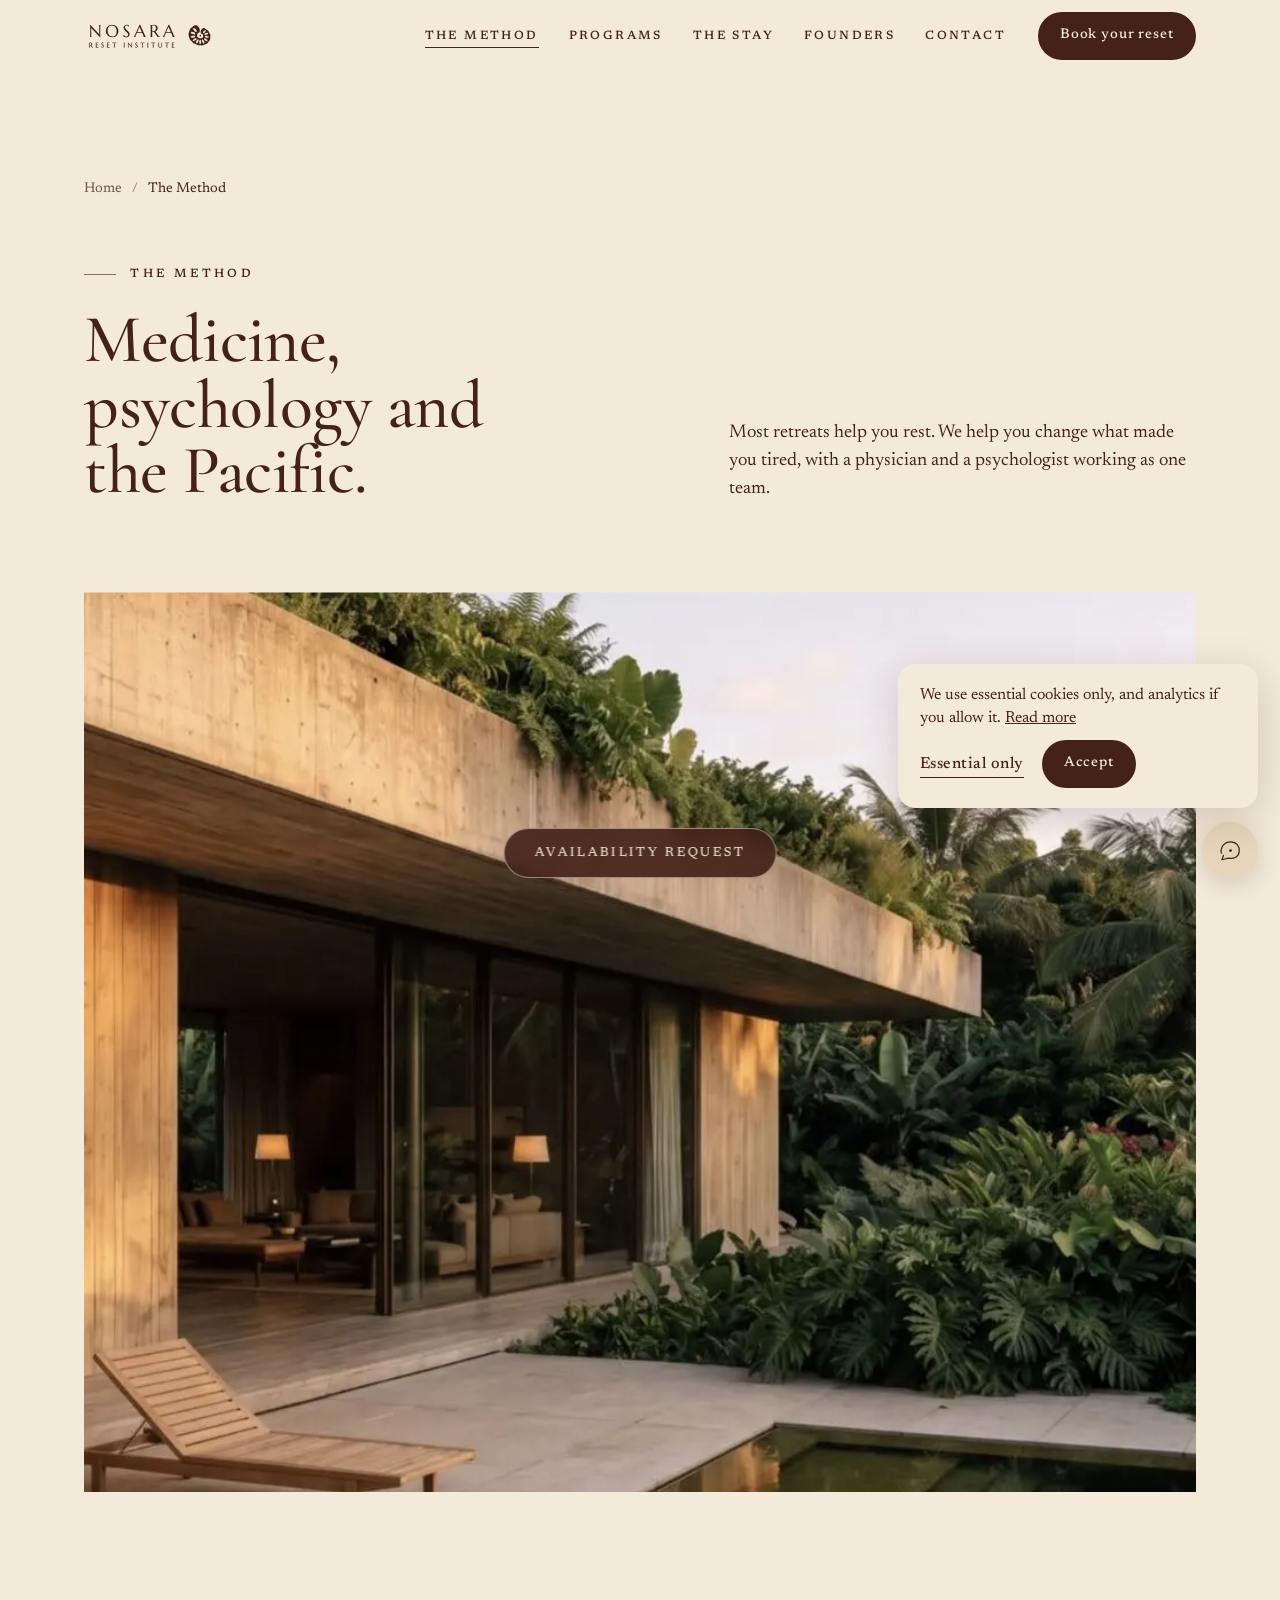
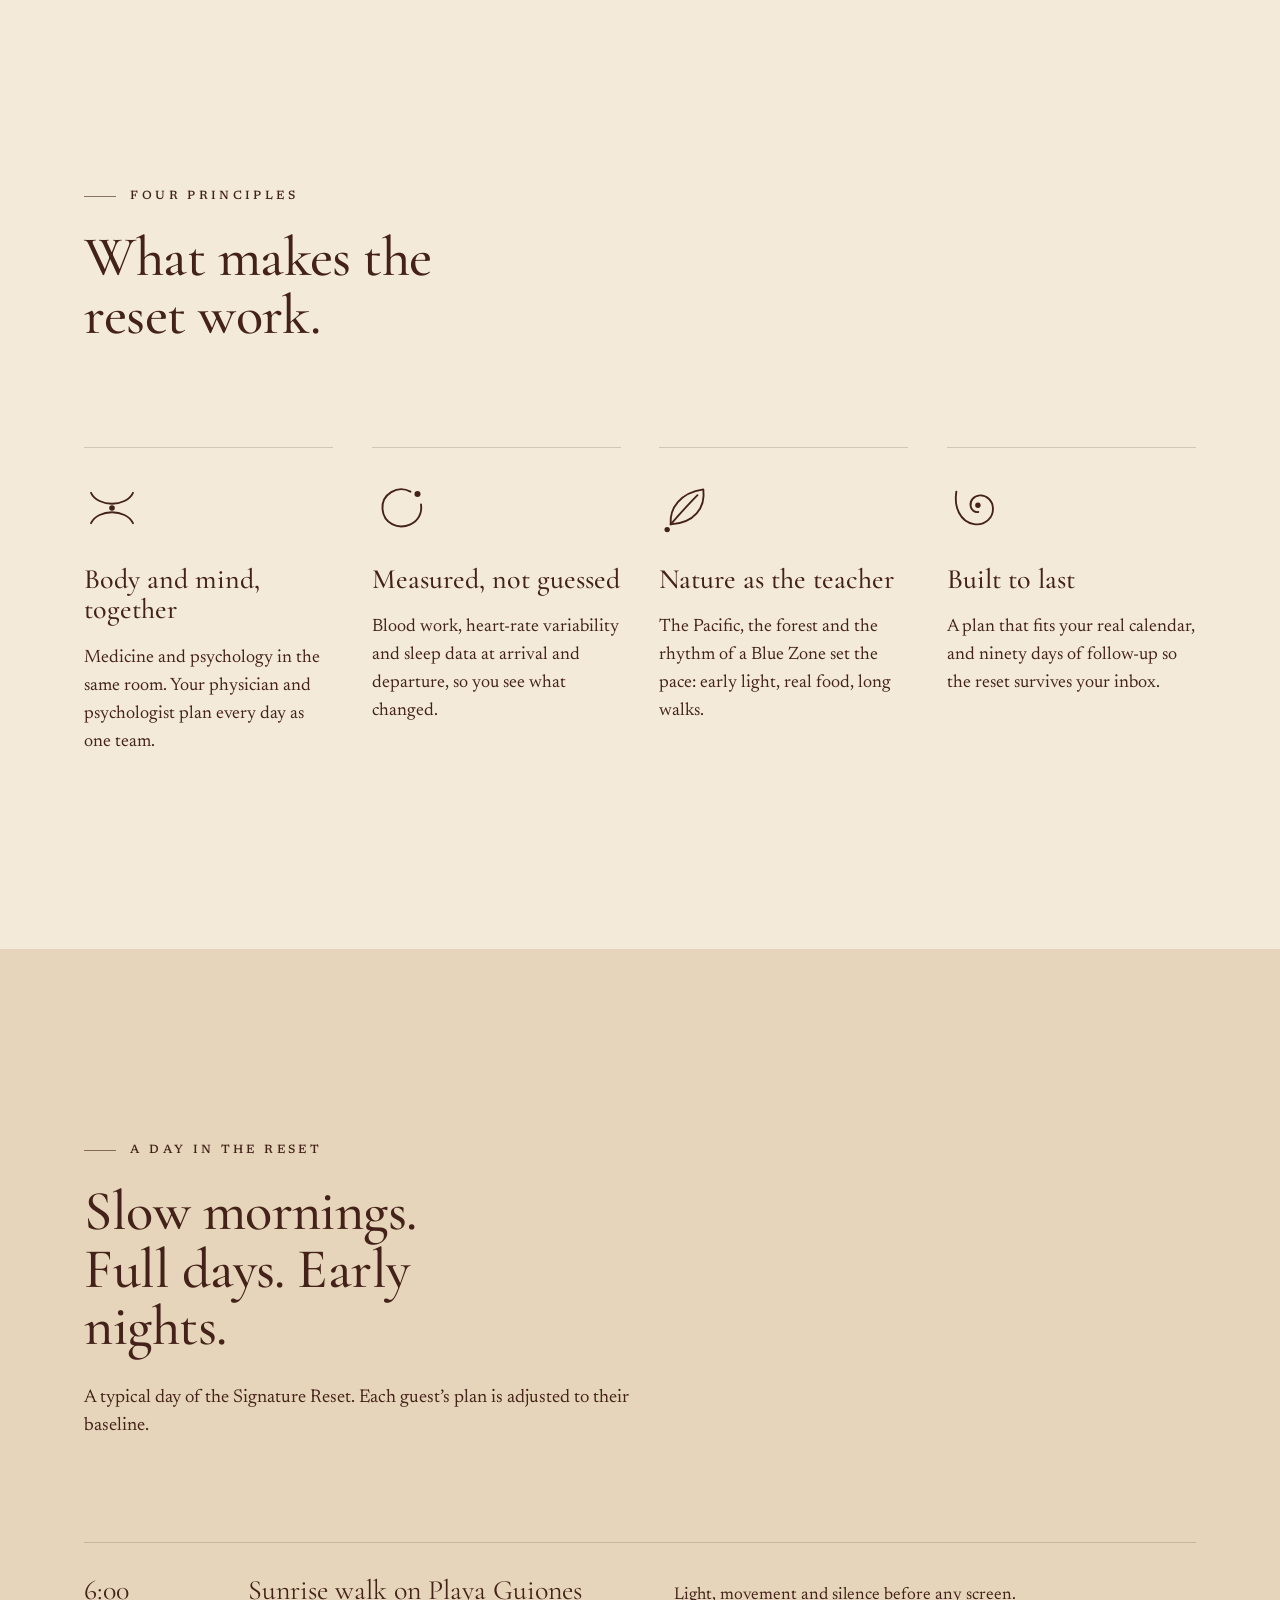
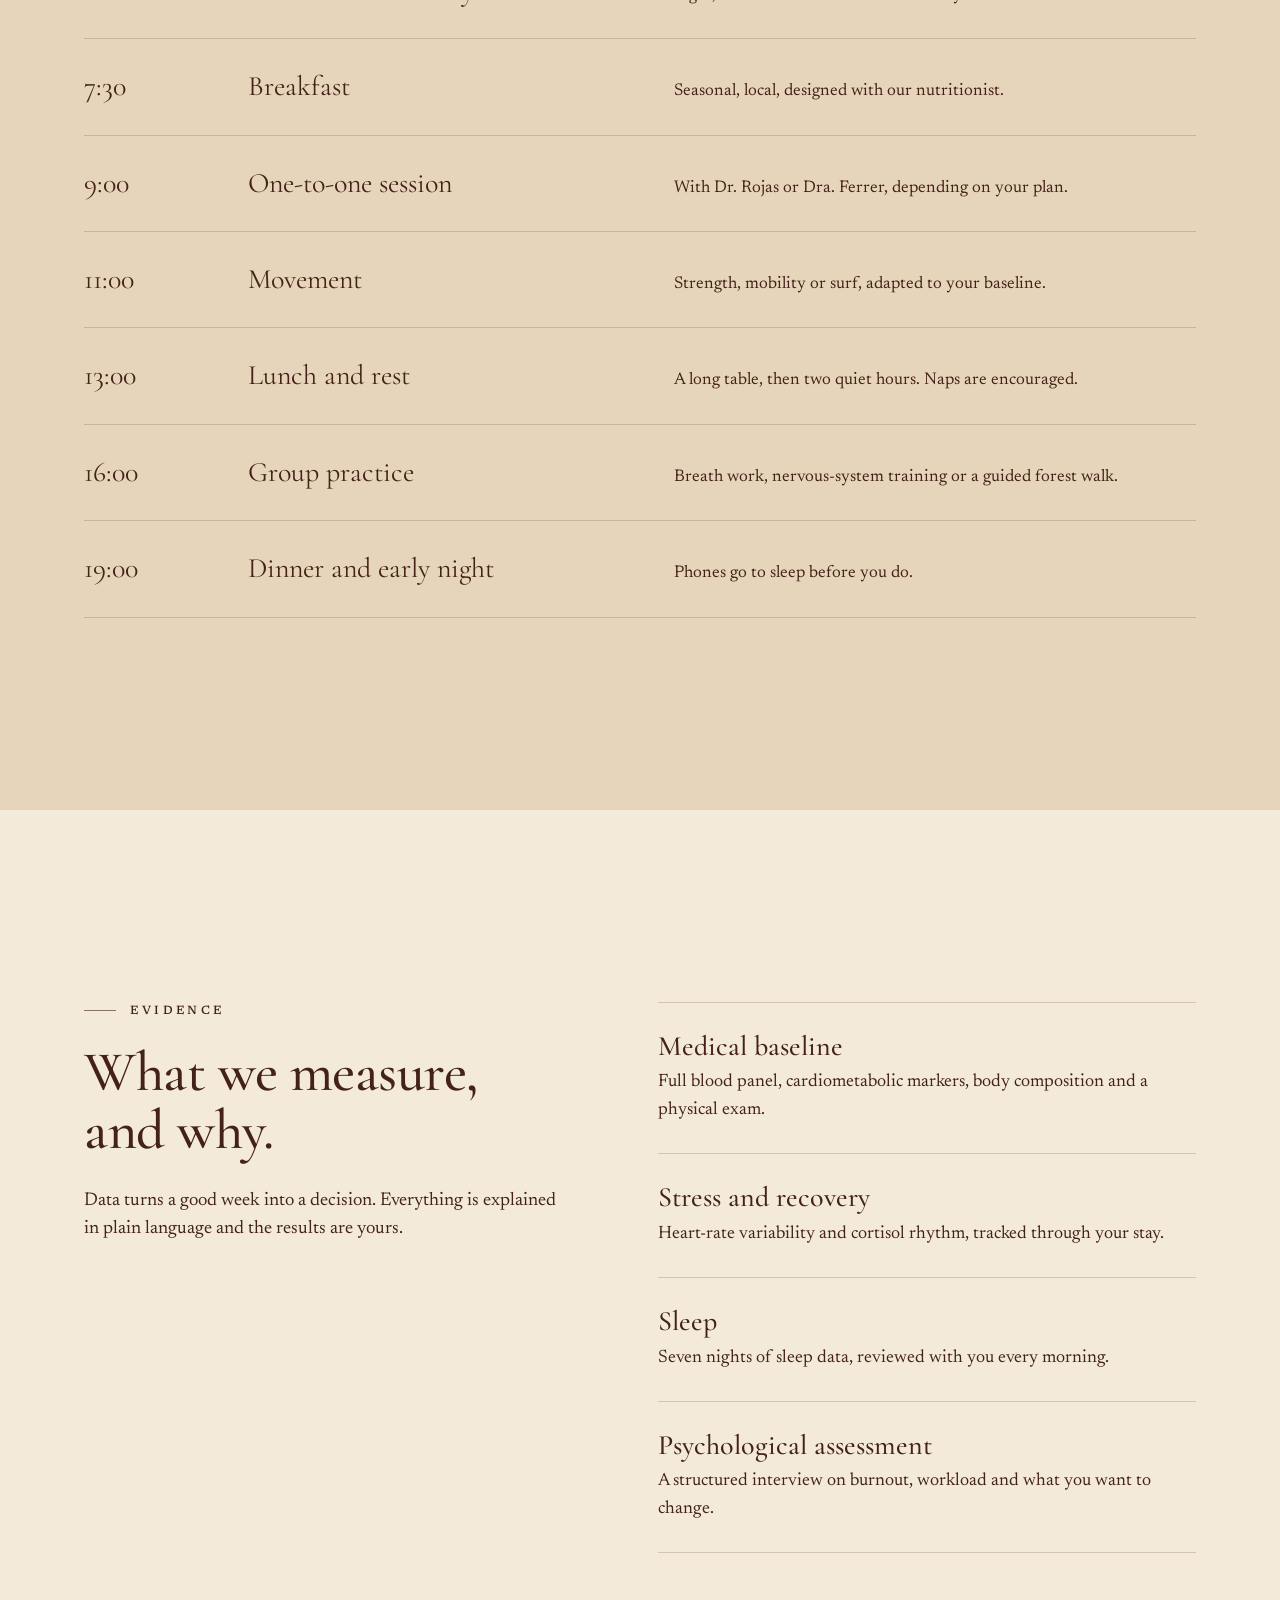
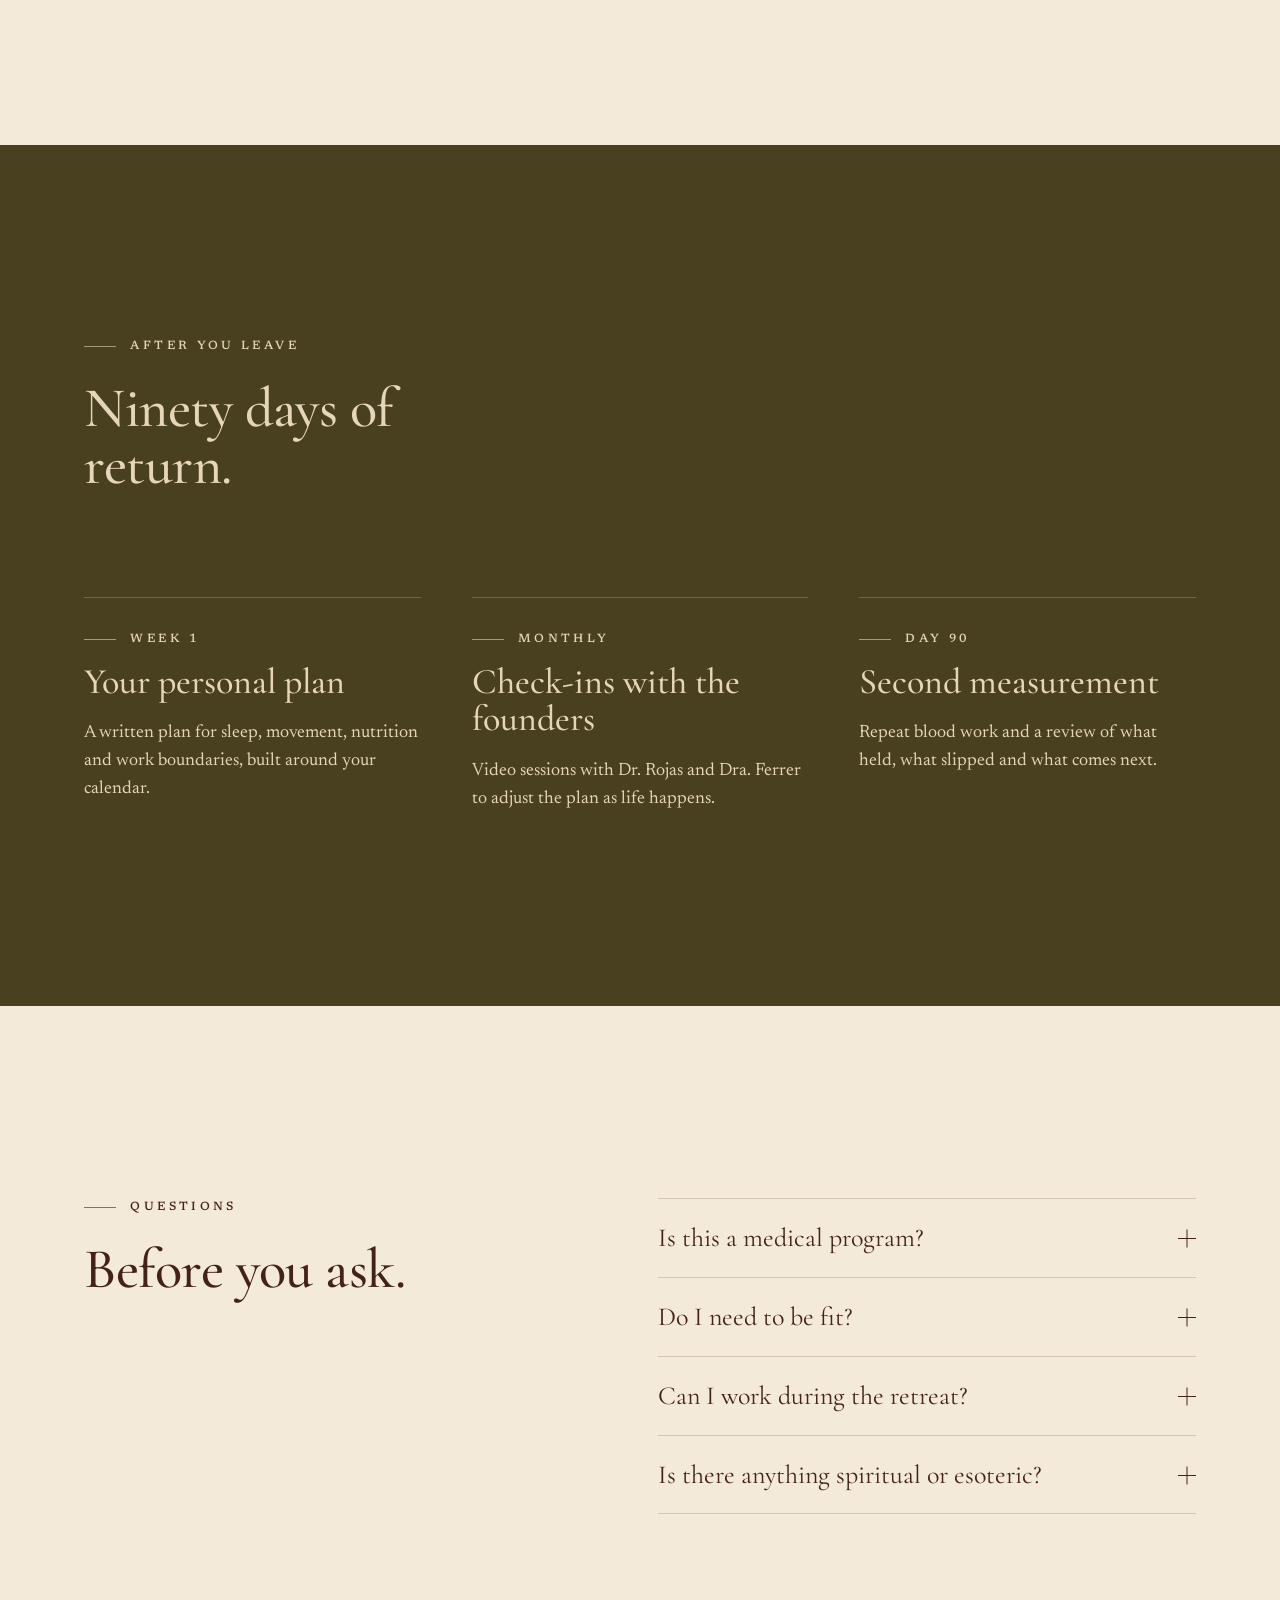
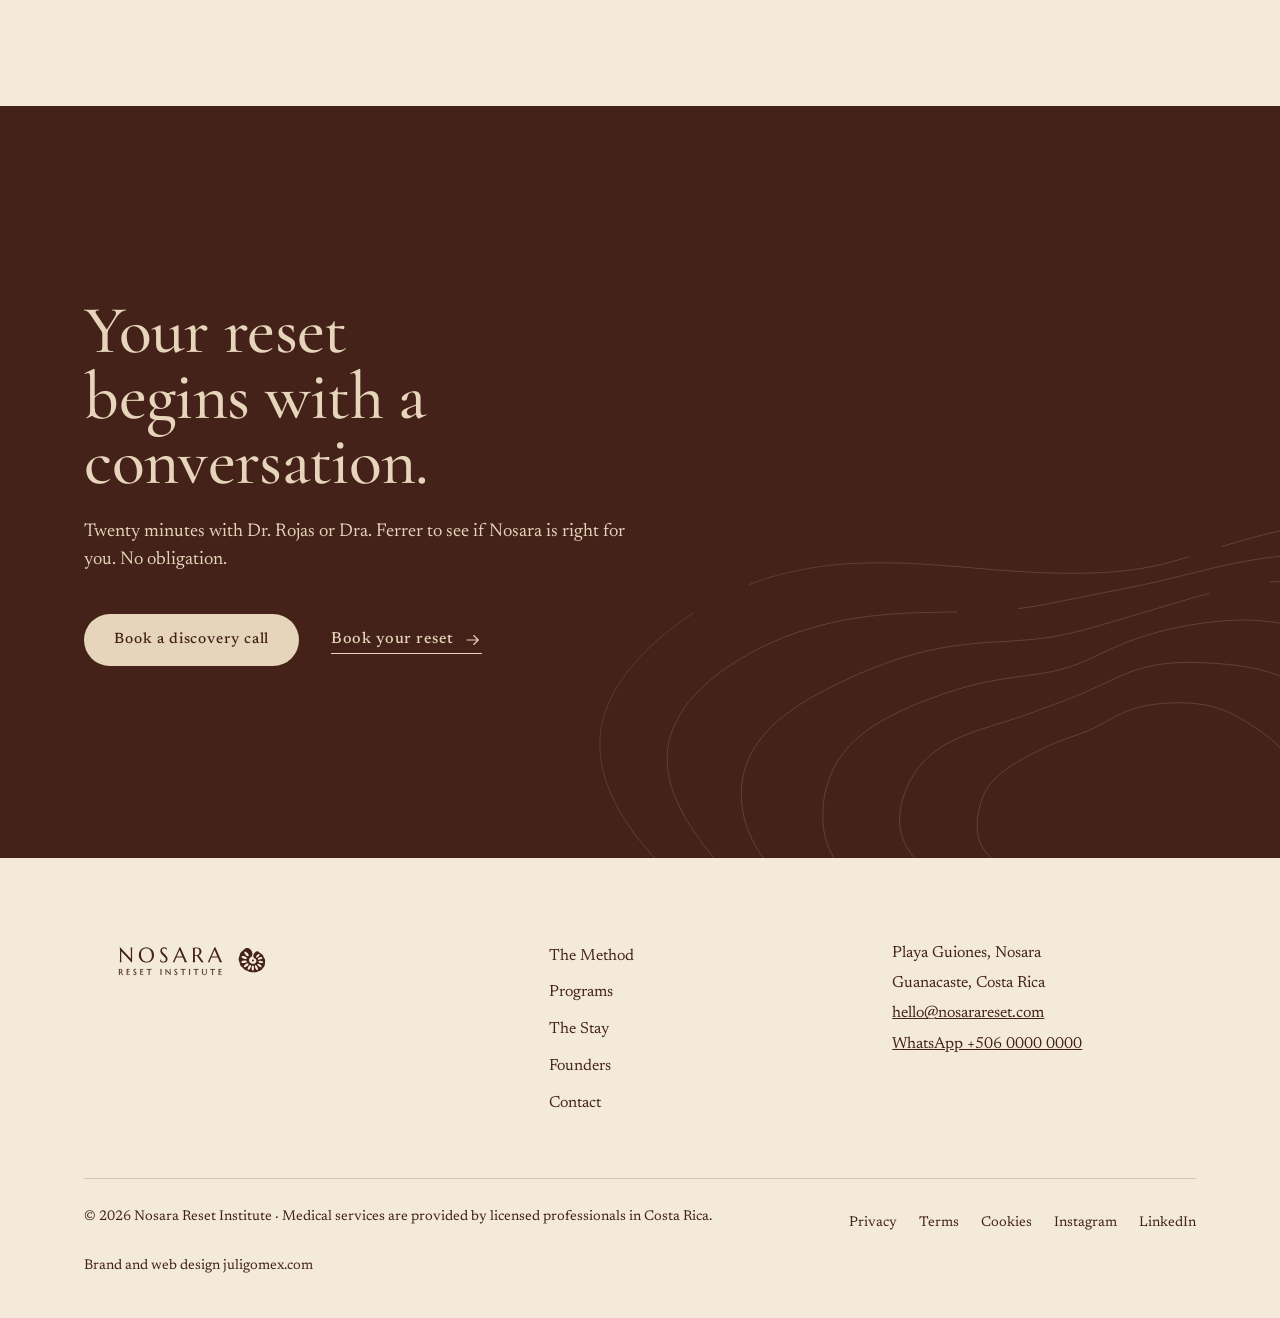
<file: public/method.html>
<!DOCTYPE html>
<html lang="en">
<head>
<meta charset="utf-8">
<meta name="viewport" content="width=device-width, initial-scale=1">
<title>The Method — Nosara Reset Institute</title>
<meta name="description" content="How the reset works: medicine and psychology together, measured results and ninety days of follow-up.">
<meta property="og:title" content="The Method — Nosara Reset Institute"><meta property="og:description" content="How the reset works: medicine and psychology together, measured results and ninety days of follow-up."><meta property="og:image" content="img/aerial-pool.webp">
<link rel="icon" href="logos/nosara-submark-ciruela.svg">
<link rel="preconnect" href="https://fonts.googleapis.com"><link rel="preconnect" href="https://fonts.gstatic.com" crossorigin><link rel="stylesheet" href="https://fonts.googleapis.com/css2?family=Cormorant+Garamond:ital,wght@0,500;1,500&family=Newsreader:ital,opsz,wght@0,6..72,400;0,6..72,500;1,6..72,400&display=swap">

<link rel="stylesheet" href="site.css">
</head>
<body class="is-page">
<a class="skip" href="#main">Skip to content</a>
<header class="top" id="top">
  <a class="logo" href="index.html" aria-label="Nosara Reset Institute, home">
    <img class="lg-dark" src="logos/nosara-horizontal-arena.svg" alt="" width="190" height="40">
    <img class="lg-light" src="logos/nosara-horizontal-ciruela.svg" alt="" width="190" height="40">
  </a>
  <nav class="nav" aria-label="Main"><a href="method.html" aria-current="page">The Method</a><a href="programs.html">Programs</a><a href="stay.html">The Stay</a><a href="founders.html">Founders</a><a href="contact.html">Contact</a></nav>
  <a class="btn btn-sm" href="book.html">Book your reset</a>
  <button class="menu-btn" aria-expanded="false" aria-controls="mnav"><span></span><span></span><span class="sr">Menu</span></button>
</header>
<div class="mnav" id="mnav" hidden>
  <nav aria-label="Mobile"><a href="method.html" aria-current="page">The Method</a><a href="programs.html">Programs</a><a href="stay.html">The Stay</a><a href="founders.html">Founders</a><a href="contact.html">Contact</a></nav>
  <a class="btn" href="book.html">Book your reset</a>
</div>
<main id="main">
<section class="page-hero" data-header="light">
  <div class="wrap">
    <nav class="crumbs" aria-label="Breadcrumb"><ol><li><a href="index.html">Home</a></li><li><a href="method.html" aria-current="page">The Method</a></li></ol></nav>
    <div class="ph-grid">
      <div><p class="eyebrow">The method</p><h1 class="h-xl">Medicine, psychology and the Pacific.</h1></div>
      <div class="ph-side"><p class="body-l">Most retreats help you rest. We help you change what made you tired, with a physician and a psychologist working as one team.</p></div>
    </div>
  </div>
  <figure class="ph-img wipe wrap"><img src="img/pavilion.webp" alt="The main pavilion under the forest canopy" width="1600" height="900"></figure>
</section><section class="block" data-header="light"><div class="wrap"><div class="sec-head"><p class="eyebrow">Four principles</p><h2 class="h-l">What makes the reset work.</h2></div>
<ul class="pillars"><li class="rv"><svg class="ico" viewBox="0 0 48 48" width="56" height="56" aria-hidden="true"><g fill="none" stroke="currentColor" stroke-width="1.6" stroke-linecap="round" stroke-linejoin="round"><path d="M6 11C12 23.5 36 23.5 42 11" pathLength="1"/><path d="M6 37C12 24.5 36 24.5 42 37" pathLength="1"/></g><circle class="pt" cx="24" cy="24" r="2.4" fill="currentColor"/></svg><h3 class="h-s">Body and mind, together</h3><p class="body">Medicine and psychology in the same room. Your physician and psychologist plan every day as one team.</p></li><li class="rv"><svg class="ico" viewBox="0 0 48 48" width="56" height="56" aria-hidden="true"><g fill="none" stroke="currentColor" stroke-width="1.6" stroke-linecap="round" stroke-linejoin="round"><path d="M33 10C22 4 8 12 9 25C10 37 22 43 33 38C40 35 43 28 42 21" pathLength="1"/></g><circle class="pt" cx="39" cy="12" r="2.6" fill="currentColor"/></svg><h3 class="h-s">Measured, not guessed</h3><p class="body">Blood work, heart-rate variability and sleep data at arrival and departure, so you see what changed.</p></li><li class="rv"><svg class="ico" viewBox="0 0 48 48" width="56" height="56" aria-hidden="true"><g fill="none" stroke="currentColor" stroke-width="1.6" stroke-linecap="round" stroke-linejoin="round"><path d="M10 38C9 24 18 11 38 8C40 24 30 37 10 38Z" pathLength="1"/><path d="M10 38C17 30 24 22 33 13" pathLength="1"/></g><circle class="pt" cx="7" cy="42.5" r="2.3" fill="currentColor"/></svg><h3 class="h-s">Nature as the teacher</h3><p class="body">The Pacific, the forest and the rhythm of a Blue Zone set the pace: early light, real food, long walks.</p></li><li class="rv"><svg class="ico" viewBox="0 0 48 48" width="56" height="56" aria-hidden="true"><g fill="none" stroke="currentColor" stroke-width="1.6" stroke-linecap="round" stroke-linejoin="round"><path d="M8 10C5.8 23 11.2 36 23.2 37.8 32.8 39.2 39.6 32.4 39.4 24.4 39.2 17.4 33.8 12.8 28 13.2 22.8 13.6 19.6 17.8 20.2 22.2 20.7 25.8 23.8 28 26.8 27.4" pathLength="1"/></g><circle class="pt" cx="26.5" cy="21.6" r="2.3" fill="currentColor"/></svg><h3 class="h-s">Built to last</h3><p class="body">A plan that fits your real calendar, and ninety days of follow-up so the reset survives your inbox.</p></li></ul></div></section>
<section class="block alt" data-header="light"><div class="wrap split-head"><div class="sec-head"><p class="eyebrow">A day in the reset</p><h2 class="h-l">Slow mornings. Full days. Early nights.</h2><p class="body-l sh-intro">A typical day of the Signature Reset. Each guest’s plan is adjusted to their baseline.</p></div>
<ol class="timeline"><li class="rv"><span class="t-time">6:00</span><span class="t-what">Sunrise walk on Playa Guiones</span><span class="t-desc">Light, movement and silence before any screen.</span></li><li class="rv"><span class="t-time">7:30</span><span class="t-what">Breakfast</span><span class="t-desc">Seasonal, local, designed with our nutritionist.</span></li><li class="rv"><span class="t-time">9:00</span><span class="t-what">One-to-one session</span><span class="t-desc">With Dr. Rojas or Dra. Ferrer, depending on your plan.</span></li><li class="rv"><span class="t-time">11:00</span><span class="t-what">Movement</span><span class="t-desc">Strength, mobility or surf, adapted to your baseline.</span></li><li class="rv"><span class="t-time">13:00</span><span class="t-what">Lunch and rest</span><span class="t-desc">A long table, then two quiet hours. Naps are encouraged.</span></li><li class="rv"><span class="t-time">16:00</span><span class="t-what">Group practice</span><span class="t-desc">Breath work, nervous-system training or a guided forest walk.</span></li><li class="rv"><span class="t-time">19:00</span><span class="t-what">Dinner and early night</span><span class="t-desc">Phones go to sleep before you do.</span></li></ol></div></section>
<section class="block" data-header="light"><div class="wrap two">
  <div><div class="sec-head"><p class="eyebrow">Evidence</p><h2 class="h-l">What we measure, and why.</h2><p class="body-l sh-intro">Data turns a good week into a decision. Everything is explained in plain language and the results are yours.</p></div></div>
  <dl class="rules"><div class="rv"><dt class="h-s">Medical baseline</dt><dd class="body">Full blood panel, cardiometabolic markers, body composition and a physical exam.</dd></div><div class="rv"><dt class="h-s">Stress and recovery</dt><dd class="body">Heart-rate variability and cortisol rhythm, tracked through your stay.</dd></div><div class="rv"><dt class="h-s">Sleep</dt><dd class="body">Seven nights of sleep data, reviewed with you every morning.</dd></div><div class="rv"><dt class="h-s">Psychological assessment</dt><dd class="body">A structured interview on burnout, workload and what you want to change.</dd></div></dl>
</div></section>
<section class="block dark-oliva" data-header="dark"><div class="wrap"><div class="sec-head"><p class="eyebrow">After you leave</p><h2 class="h-l">Ninety days of return.</h2></div>
<ol class="steps"><li class="rv"><p class="eyebrow">Week 1</p><h3 class="h-m">Your personal plan</h3><p class="body">A written plan for sleep, movement, nutrition and work boundaries, built around your calendar.</p></li><li class="rv"><p class="eyebrow">Monthly</p><h3 class="h-m">Check-ins with the founders</h3><p class="body">Video sessions with Dr. Rojas and Dra. Ferrer to adjust the plan as life happens.</p></li><li class="rv"><p class="eyebrow">Day 90</p><h3 class="h-m">Second measurement</h3><p class="body">Repeat blood work and a review of what held, what slipped and what comes next.</p></li></ol></div></section>
<section class="block" data-header="light"><div class="wrap two"><div class="sec-head"><p class="eyebrow">Questions</p><h2 class="h-l">Before you ask.</h2></div><div class="acc"><details class="rv"><summary><span>Is this a medical program?</span><i aria-hidden="true"></i></summary><p class="body">It is physician-led and evidence-based, but it is not a hospital or a substitute for your own doctor. We share all results with you and, if you wish, with your physician.</p></details><details class="rv"><summary><span>Do I need to be fit?</span><i aria-hidden="true"></i></summary><p class="body">No. Every activity starts from your baseline. Most guests arrive tired; that is the point.</p></details><details class="rv"><summary><span>Can I work during the retreat?</span><i aria-hidden="true"></i></summary><p class="body">We ask for a full digital pause during the program. We help you prepare your team before you arrive.</p></details><details class="rv"><summary><span>Is there anything spiritual or esoteric?</span><i aria-hidden="true"></i></summary><p class="body">No. Breath work and meditation are taught as nervous-system training, with the science behind them.</p></details></div></div></section>
<section class="close" id="contact-band" data-header="dark">
  <div class="lines on-dark corner"><svg viewBox="0 0 1440 900" preserveAspectRatio="xMidYMid slice" aria-hidden="true"><g fill="none" stroke="currentColor" stroke-linecap="round"><g class="spin" style="transform-origin:1300px 820px;--a:1.2deg;animation-duration:18.8s;animation-delay:-4.8s"><g class="pulse" style="transform-origin:1300px 820px;animation-duration:9.4s;animation-delay:-1.7s"><g class="lg"><path class="hit" d="M1824.8 820.0 C1815.1 832.4 1802.8 844.1 1792.3 855.2 C1781.7 866.3 1770.5 876.4 1761.4 886.7 C1752.3 896.9 1744.6 906.6 1737.8 916.7 C1731.0 926.8 1726.0 936.9 1720.5 947.3 C1715.0 957.7 1710.4 968.3 1704.9 979.0 C1699.3 989.6 1693.6 1000.4 1687.4 1011.4 C1681.1 1022.4 1674.6 1033.5 1667.4 1045.0 C1660.3 1056.4 1653.1 1068.4 1644.5 1080.2 C1635.9 1091.9 1626.9 1104.4 1615.8 1115.6 C1604.8 1126.8 1592.3 1138.1 1578.1 1147.5 C1563.9 1157.0 1547.6 1165.3 1530.7 1172.3 C1513.7 1179.2 1495.1 1184.6 1476.4 1189.2 C1457.8 1193.9 1438.3 1197.4 1418.8 1200.2 C1399.4 1203.1 1379.5 1205.4 1359.7 1206.3 C1339.9 1207.2 1319.6 1207.5 1300.0 1205.7 C1280.4 1203.9 1260.5 1200.5 1242.0 1195.6 C1223.4 1190.6 1205.4 1183.4 1188.8 1175.8 C1172.2 1168.2 1156.8 1158.8 1142.4 1149.8 C1128.0 1140.9 1114.8 1131.2 1102.3 1122.0 C1089.7 1112.7 1078.1 1103.5 1067.1 1094.3 C1056.1 1085.1 1046.0 1075.9 1036.3 1066.8 C1026.6 1057.7 1018.1 1048.5 1008.8 1039.9 C999.5 1031.4 991.1 1023.0 980.7 1015.5 C970.3 1008.0 959.4 1001.3 946.4 994.7 C933.4 988.1 918.4 982.5 902.9 975.9 C887.4 969.3 869.8 963.0 853.4 955.2 C836.9 947.5 819.8 939.0 804.5 929.5 C789.2 919.9 774.6 909.2 761.5 897.8 C748.3 886.4 736.2 874.0 725.5 861.1 C714.7 848.1 704.6 834.2 696.7 820.0 C688.9 805.8 682.0 790.6 678.5 775.6 C675.0 760.5 673.8 744.8 675.9 729.8 C678.1 714.8 683.7 699.7 691.5 685.5 C699.2 671.4 710.3 657.8 722.3 645.1 C734.3 632.4 748.5 620.4 763.6 609.4 C778.6 598.4 794.9 588.0 812.7 579.2 C830.4 570.4 849.6 562.5 869.9 556.7 C890.3 550.8 912.6 546.7 934.7 544.1 C956.8 541.6 980.4 541.3 1002.4 541.5 C1024.3 541.6 1046.4 543.6 1066.5 544.9 C1086.5 546.3 1105.3 548.3 1123.0 549.6 C1140.6 550.9 1156.6 551.9 1172.2 552.5 C1187.8 553.1 1202.2 553.3 1216.6 553.1 C1230.9 552.9 1244.5 552.5 1258.4 551.1 C1272.3 549.7 1285.7 547.8 1300.0 544.8 C1314.3 541.7 1328.6 537.4 1344.4 532.7 C1360.2 528.1 1376.9 522.0 1394.7 517.1 C1412.5 512.2 1431.8 506.7 1451.4 503.2 C1470.9 499.7 1491.6 497.1 1512.0 496.2 C1532.4 495.3 1553.1 496.0 1573.6 497.7 C1594.2 499.4 1614.8 502.4 1635.1 506.3 C1655.5 510.2 1676.3 514.9 1695.9 521.0 C1715.6 527.0 1735.5 534.0 1753.0 542.6 C1770.5 551.2 1787.3 561.3 1801.0 572.5 C1814.7 583.7 1826.2 596.6 1835.4 609.8 C1844.6 623.0 1851.1 637.4 1856.1 651.6 C1861.1 665.9 1864.0 680.6 1865.3 695.1 C1866.6 709.6 1866.4 724.2 1863.9 738.5 C1861.5 752.7 1857.0 767.1 1850.4 780.7 C1843.9 794.2 1834.5 807.6 1824.8 820.0 Z"/><path class="ln" d="M1824.8 820.0 C1815.1 832.4 1802.8 844.1 1792.3 855.2 C1781.7 866.3 1770.5 876.4 1761.4 886.7 C1752.3 896.9 1744.6 906.6 1737.8 916.7 C1731.0 926.8 1726.0 936.9 1720.5 947.3 C1715.0 957.7 1710.4 968.3 1704.9 979.0 C1699.3 989.6 1693.6 1000.4 1687.4 1011.4 C1681.1 1022.4 1674.6 1033.5 1667.4 1045.0 C1660.3 1056.4 1653.1 1068.4 1644.5 1080.2 C1635.9 1091.9 1626.9 1104.4 1615.8 1115.6 C1604.8 1126.8 1592.3 1138.1 1578.1 1147.5 C1563.9 1157.0 1547.6 1165.3 1530.7 1172.3 C1513.7 1179.2 1495.1 1184.6 1476.4 1189.2 C1457.8 1193.9 1438.3 1197.4 1418.8 1200.2 C1399.4 1203.1 1379.5 1205.4 1359.7 1206.3 C1339.9 1207.2 1319.6 1207.5 1300.0 1205.7 C1280.4 1203.9 1260.5 1200.5 1242.0 1195.6 C1223.4 1190.6 1205.4 1183.4 1188.8 1175.8 C1172.2 1168.2 1156.8 1158.8 1142.4 1149.8 C1128.0 1140.9 1114.8 1131.2 1102.3 1122.0 C1089.7 1112.7 1078.1 1103.5 1067.1 1094.3 C1056.1 1085.1 1046.0 1075.9 1036.3 1066.8 C1026.6 1057.7 1018.1 1048.5 1008.8 1039.9 C999.5 1031.4 991.1 1023.0 980.7 1015.5 C970.3 1008.0 959.4 1001.3 946.4 994.7 C933.4 988.1 918.4 982.5 902.9 975.9 C887.4 969.3 869.8 963.0 853.4 955.2 C836.9 947.5 819.8 939.0 804.5 929.5 C789.2 919.9 774.6 909.2 761.5 897.8 C748.3 886.4 736.2 874.0 725.5 861.1 C714.7 848.1 704.6 834.2 696.7 820.0 C688.9 805.8 682.0 790.6 678.5 775.6 C675.0 760.5 673.8 744.8 675.9 729.8 C678.1 714.8 683.7 699.7 691.5 685.5 C699.2 671.4 710.3 657.8 722.3 645.1 C734.3 632.4 748.5 620.4 763.6 609.4 C778.6 598.4 794.9 588.0 812.7 579.2 C830.4 570.4 849.6 562.5 869.9 556.7 C890.3 550.8 912.6 546.7 934.7 544.1 C956.8 541.6 980.4 541.3 1002.4 541.5 C1024.3 541.6 1046.4 543.6 1066.5 544.9 C1086.5 546.3 1105.3 548.3 1123.0 549.6 C1140.6 550.9 1156.6 551.9 1172.2 552.5 C1187.8 553.1 1202.2 553.3 1216.6 553.1 C1230.9 552.9 1244.5 552.5 1258.4 551.1 C1272.3 549.7 1285.7 547.8 1300.0 544.8 C1314.3 541.7 1328.6 537.4 1344.4 532.7 C1360.2 528.1 1376.9 522.0 1394.7 517.1 C1412.5 512.2 1431.8 506.7 1451.4 503.2 C1470.9 499.7 1491.6 497.1 1512.0 496.2 C1532.4 495.3 1553.1 496.0 1573.6 497.7 C1594.2 499.4 1614.8 502.4 1635.1 506.3 C1655.5 510.2 1676.3 514.9 1695.9 521.0 C1715.6 527.0 1735.5 534.0 1753.0 542.6 C1770.5 551.2 1787.3 561.3 1801.0 572.5 C1814.7 583.7 1826.2 596.6 1835.4 609.8 C1844.6 623.0 1851.1 637.4 1856.1 651.6 C1861.1 665.9 1864.0 680.6 1865.3 695.1 C1866.6 709.6 1866.4 724.2 1863.9 738.5 C1861.5 752.7 1857.0 767.1 1850.4 780.7 C1843.9 794.2 1834.5 807.6 1824.8 820.0 Z" style="animation-duration:45s"/></g></g></g><g class="spin" style="transform-origin:1300px 820px;--a:1.73deg;animation-duration:19.9s;animation-delay:-12.9s"><g class="pulse" style="transform-origin:1300px 820px;animation-duration:11.6s;animation-delay:-10.6s"><g class="lg"><path class="hit" d="M1730.0 820.0 C1725.0 830.2 1719.1 839.9 1714.6 849.6 C1710.0 859.3 1706.0 868.6 1702.7 878.2 C1699.5 887.8 1697.6 897.4 1694.9 907.3 C1692.3 917.1 1690.4 927.2 1687.0 937.2 C1683.6 947.1 1679.5 957.2 1674.4 967.0 C1669.3 976.8 1662.9 986.4 1656.2 996.0 C1649.5 1005.6 1642.1 1015.0 1634.4 1024.7 C1626.7 1034.4 1618.9 1044.4 1610.1 1054.2 C1601.3 1064.0 1592.2 1074.3 1581.6 1083.5 C1570.9 1092.8 1559.1 1102.0 1546.0 1109.7 C1532.9 1117.5 1518.2 1124.4 1503.0 1130.0 C1487.8 1135.7 1471.2 1140.1 1454.7 1143.7 C1438.1 1147.2 1420.8 1149.8 1403.6 1151.3 C1386.3 1152.8 1368.7 1153.5 1351.4 1152.5 C1334.1 1151.6 1316.5 1149.4 1300.0 1145.6 C1283.5 1141.7 1267.1 1136.0 1252.2 1129.6 C1237.2 1123.1 1223.3 1114.8 1210.3 1107.1 C1197.3 1099.3 1185.7 1090.7 1174.2 1083.2 C1162.8 1075.7 1152.3 1068.5 1141.6 1062.0 C1130.8 1055.4 1120.4 1049.7 1109.8 1044.0 C1099.2 1038.3 1088.8 1033.0 1078.2 1027.6 C1067.6 1022.2 1057.2 1016.9 1046.2 1011.6 C1035.3 1006.4 1024.3 1001.3 1012.2 996.2 C1000.2 991.1 987.3 986.4 973.8 981.1 C960.4 975.9 945.5 970.8 931.3 964.7 C917.1 958.6 902.1 952.1 888.6 944.6 C875.1 937.0 862.1 928.5 850.2 919.4 C838.4 910.2 827.8 900.2 817.7 889.7 C807.7 879.2 798.3 868.1 789.8 856.5 C781.3 844.8 772.8 832.6 766.6 820.0 C760.3 807.4 754.6 794.0 752.3 780.9 C750.0 767.7 749.8 753.9 752.9 740.9 C756.0 728.0 762.5 715.0 771.0 703.1 C779.4 691.2 791.1 679.9 803.7 669.7 C816.2 659.5 831.0 650.1 846.3 641.9 C861.6 633.6 878.3 626.2 895.6 620.2 C913.0 614.2 931.6 609.4 950.1 605.8 C968.7 602.2 988.5 600.3 1007.1 598.8 C1025.6 597.3 1044.5 597.4 1061.6 596.9 C1078.7 596.4 1094.8 596.6 1109.7 595.9 C1124.6 595.1 1137.8 593.9 1150.9 592.3 C1164.0 590.6 1175.8 588.1 1188.1 585.8 C1200.4 583.5 1212.3 580.9 1224.5 578.5 C1236.7 576.0 1249.0 573.8 1261.5 571.2 C1274.1 568.7 1286.7 566.1 1300.0 563.1 C1313.3 560.1 1326.8 556.5 1341.3 553.1 C1355.7 549.6 1370.9 545.5 1386.8 542.4 C1402.6 539.3 1419.5 536.2 1436.4 534.5 C1453.4 532.7 1471.0 531.9 1488.6 532.0 C1506.1 532.2 1523.9 533.4 1541.7 535.3 C1559.5 537.2 1577.7 539.9 1595.4 543.6 C1613.1 547.2 1631.3 551.5 1648.0 557.2 C1664.6 563.0 1681.2 569.8 1695.0 578.2 C1708.8 586.5 1721.1 596.5 1730.6 607.3 C1740.1 618.0 1746.8 630.4 1751.8 642.6 C1756.8 654.9 1758.9 668.0 1760.4 680.6 C1761.9 693.2 1761.6 705.9 1760.8 718.2 C1760.0 730.4 1758.2 742.5 1755.6 754.2 C1752.9 765.8 1749.2 777.2 1745.0 788.2 C1740.7 799.2 1735.1 809.8 1730.0 820.0 Z"/><path class="ln" d="M1730.0 820.0 C1725.0 830.2 1719.1 839.9 1714.6 849.6 C1710.0 859.3 1706.0 868.6 1702.7 878.2 C1699.5 887.8 1697.6 897.4 1694.9 907.3 C1692.3 917.1 1690.4 927.2 1687.0 937.2 C1683.6 947.1 1679.5 957.2 1674.4 967.0 C1669.3 976.8 1662.9 986.4 1656.2 996.0 C1649.5 1005.6 1642.1 1015.0 1634.4 1024.7 C1626.7 1034.4 1618.9 1044.4 1610.1 1054.2 C1601.3 1064.0 1592.2 1074.3 1581.6 1083.5 C1570.9 1092.8 1559.1 1102.0 1546.0 1109.7 C1532.9 1117.5 1518.2 1124.4 1503.0 1130.0 C1487.8 1135.7 1471.2 1140.1 1454.7 1143.7 C1438.1 1147.2 1420.8 1149.8 1403.6 1151.3 C1386.3 1152.8 1368.7 1153.5 1351.4 1152.5 C1334.1 1151.6 1316.5 1149.4 1300.0 1145.6 C1283.5 1141.7 1267.1 1136.0 1252.2 1129.6 C1237.2 1123.1 1223.3 1114.8 1210.3 1107.1 C1197.3 1099.3 1185.7 1090.7 1174.2 1083.2 C1162.8 1075.7 1152.3 1068.5 1141.6 1062.0 C1130.8 1055.4 1120.4 1049.7 1109.8 1044.0 C1099.2 1038.3 1088.8 1033.0 1078.2 1027.6 C1067.6 1022.2 1057.2 1016.9 1046.2 1011.6 C1035.3 1006.4 1024.3 1001.3 1012.2 996.2 C1000.2 991.1 987.3 986.4 973.8 981.1 C960.4 975.9 945.5 970.8 931.3 964.7 C917.1 958.6 902.1 952.1 888.6 944.6 C875.1 937.0 862.1 928.5 850.2 919.4 C838.4 910.2 827.8 900.2 817.7 889.7 C807.7 879.2 798.3 868.1 789.8 856.5 C781.3 844.8 772.8 832.6 766.6 820.0 C760.3 807.4 754.6 794.0 752.3 780.9 C750.0 767.7 749.8 753.9 752.9 740.9 C756.0 728.0 762.5 715.0 771.0 703.1 C779.4 691.2 791.1 679.9 803.7 669.7 C816.2 659.5 831.0 650.1 846.3 641.9 C861.6 633.6 878.3 626.2 895.6 620.2 C913.0 614.2 931.6 609.4 950.1 605.8 C968.7 602.2 988.5 600.3 1007.1 598.8 C1025.6 597.3 1044.5 597.4 1061.6 596.9 C1078.7 596.4 1094.8 596.6 1109.7 595.9 C1124.6 595.1 1137.8 593.9 1150.9 592.3 C1164.0 590.6 1175.8 588.1 1188.1 585.8 C1200.4 583.5 1212.3 580.9 1224.5 578.5 C1236.7 576.0 1249.0 573.8 1261.5 571.2 C1274.1 568.7 1286.7 566.1 1300.0 563.1 C1313.3 560.1 1326.8 556.5 1341.3 553.1 C1355.7 549.6 1370.9 545.5 1386.8 542.4 C1402.6 539.3 1419.5 536.2 1436.4 534.5 C1453.4 532.7 1471.0 531.9 1488.6 532.0 C1506.1 532.2 1523.9 533.4 1541.7 535.3 C1559.5 537.2 1577.7 539.9 1595.4 543.6 C1613.1 547.2 1631.3 551.5 1648.0 557.2 C1664.6 563.0 1681.2 569.8 1695.0 578.2 C1708.8 586.5 1721.1 596.5 1730.6 607.3 C1740.1 618.0 1746.8 630.4 1751.8 642.6 C1756.8 654.9 1758.9 668.0 1760.4 680.6 C1761.9 693.2 1761.6 705.9 1760.8 718.2 C1760.0 730.4 1758.2 742.5 1755.6 754.2 C1752.9 765.8 1749.2 777.2 1745.0 788.2 C1740.7 799.2 1735.1 809.8 1730.0 820.0 Z" style="animation-duration:44s"/></g></g></g><g class="spin" style="transform-origin:1300px 820px;--a:2.27deg;animation-duration:15.8s;animation-delay:-6.2s"><g class="pulse" style="transform-origin:1300px 820px;animation-duration:10.4s;animation-delay:-6.4s"><g class="lg"><path class="hit" d="M1665.9 820.0 C1663.2 828.7 1659.1 837.1 1655.6 845.4 C1652.0 853.7 1647.9 861.7 1644.8 869.8 C1641.8 878.0 1639.3 886.0 1637.3 894.5 C1635.3 903.0 1634.5 911.8 1632.9 920.8 C1631.2 929.8 1630.1 939.3 1627.5 948.6 C1624.9 957.9 1621.6 967.4 1617.1 976.7 C1612.6 985.9 1607.0 995.1 1600.4 1004.0 C1593.9 1012.8 1586.4 1021.6 1578.0 1029.9 C1569.5 1038.2 1560.3 1046.6 1549.8 1053.8 C1539.2 1061.0 1527.6 1067.9 1514.9 1073.1 C1502.3 1078.4 1488.1 1082.6 1473.7 1085.3 C1459.4 1088.1 1443.8 1089.1 1428.8 1089.5 C1413.8 1089.9 1398.4 1088.9 1383.7 1087.7 C1369.0 1086.6 1354.6 1084.8 1340.6 1082.8 C1326.7 1080.8 1313.1 1078.7 1300.0 1075.9 C1286.9 1073.1 1274.1 1069.9 1262.0 1066.0 C1249.9 1062.1 1238.3 1057.4 1227.3 1052.6 C1216.4 1047.7 1206.2 1042.1 1196.3 1037.0 C1186.4 1031.9 1177.2 1026.7 1167.7 1022.0 C1158.3 1017.3 1149.1 1013.1 1139.6 1008.9 C1130.1 1004.8 1120.5 1001.0 1110.9 997.0 C1101.3 993.0 1091.7 989.0 1081.8 984.8 C1071.9 980.7 1062.2 976.4 1051.6 972.1 C1040.9 967.9 1030.0 963.7 1017.9 959.4 C1005.9 955.0 992.6 950.9 979.1 946.0 C965.7 941.1 950.7 936.0 937.1 929.9 C923.5 923.7 909.4 916.8 897.6 908.9 C885.9 901.0 875.1 892.1 866.5 882.7 C857.9 873.3 851.1 862.9 846.0 852.5 C840.8 842.0 837.4 830.9 835.5 820.0 C833.7 809.1 833.3 797.7 835.0 786.8 C836.7 775.8 840.2 764.7 845.8 754.4 C851.5 744.0 859.6 733.9 869.0 724.8 C878.4 715.6 890.2 707.2 902.0 699.5 C913.9 691.8 927.2 685.0 939.9 678.6 C952.7 672.3 965.8 666.5 978.8 661.3 C991.8 656.1 1004.7 651.3 1017.9 647.3 C1031.1 643.3 1044.6 639.9 1058.2 637.4 C1071.7 634.8 1085.8 633.3 1099.1 632.0 C1112.5 630.7 1125.8 630.3 1138.2 629.4 C1150.5 628.4 1162.1 627.8 1173.2 626.3 C1184.3 624.9 1194.4 622.9 1204.7 620.6 C1215.1 618.3 1224.8 615.4 1235.1 612.5 C1245.4 609.6 1255.7 606.4 1266.5 603.2 C1277.3 600.0 1288.3 596.8 1300.0 593.4 C1311.7 589.9 1323.8 586.2 1336.7 582.5 C1349.6 578.9 1363.4 574.7 1377.7 571.5 C1392.0 568.4 1407.4 565.1 1422.5 563.5 C1437.7 562.0 1453.7 561.3 1468.7 562.3 C1483.7 563.3 1498.7 566.0 1512.6 569.6 C1526.6 573.2 1539.8 578.3 1552.3 583.9 C1564.8 589.4 1576.6 595.9 1587.7 602.7 C1598.8 609.6 1609.4 616.9 1618.7 624.9 C1628.0 632.8 1636.7 641.3 1643.6 650.3 C1650.5 659.2 1656.0 668.9 1660.2 678.6 C1664.4 688.3 1666.9 698.5 1669.0 708.3 C1671.0 718.1 1671.9 728.0 1672.7 737.7 C1673.5 747.3 1674.0 756.7 1673.9 766.0 C1673.8 775.2 1673.6 784.4 1672.2 793.4 C1670.9 802.4 1668.7 811.3 1665.9 820.0 Z"/><path class="ln" d="M1665.9 820.0 C1663.2 828.7 1659.1 837.1 1655.6 845.4 C1652.0 853.7 1647.9 861.7 1644.8 869.8 C1641.8 878.0 1639.3 886.0 1637.3 894.5 C1635.3 903.0 1634.5 911.8 1632.9 920.8 C1631.2 929.8 1630.1 939.3 1627.5 948.6 C1624.9 957.9 1621.6 967.4 1617.1 976.7 C1612.6 985.9 1607.0 995.1 1600.4 1004.0 C1593.9 1012.8 1586.4 1021.6 1578.0 1029.9 C1569.5 1038.2 1560.3 1046.6 1549.8 1053.8 C1539.2 1061.0 1527.6 1067.9 1514.9 1073.1 C1502.3 1078.4 1488.1 1082.6 1473.7 1085.3 C1459.4 1088.1 1443.8 1089.1 1428.8 1089.5 C1413.8 1089.9 1398.4 1088.9 1383.7 1087.7 C1369.0 1086.6 1354.6 1084.8 1340.6 1082.8 C1326.7 1080.8 1313.1 1078.7 1300.0 1075.9 C1286.9 1073.1 1274.1 1069.9 1262.0 1066.0 C1249.9 1062.1 1238.3 1057.4 1227.3 1052.6 C1216.4 1047.7 1206.2 1042.1 1196.3 1037.0 C1186.4 1031.9 1177.2 1026.7 1167.7 1022.0 C1158.3 1017.3 1149.1 1013.1 1139.6 1008.9 C1130.1 1004.8 1120.5 1001.0 1110.9 997.0 C1101.3 993.0 1091.7 989.0 1081.8 984.8 C1071.9 980.7 1062.2 976.4 1051.6 972.1 C1040.9 967.9 1030.0 963.7 1017.9 959.4 C1005.9 955.0 992.6 950.9 979.1 946.0 C965.7 941.1 950.7 936.0 937.1 929.9 C923.5 923.7 909.4 916.8 897.6 908.9 C885.9 901.0 875.1 892.1 866.5 882.7 C857.9 873.3 851.1 862.9 846.0 852.5 C840.8 842.0 837.4 830.9 835.5 820.0 C833.7 809.1 833.3 797.7 835.0 786.8 C836.7 775.8 840.2 764.7 845.8 754.4 C851.5 744.0 859.6 733.9 869.0 724.8 C878.4 715.6 890.2 707.2 902.0 699.5 C913.9 691.8 927.2 685.0 939.9 678.6 C952.7 672.3 965.8 666.5 978.8 661.3 C991.8 656.1 1004.7 651.3 1017.9 647.3 C1031.1 643.3 1044.6 639.9 1058.2 637.4 C1071.7 634.8 1085.8 633.3 1099.1 632.0 C1112.5 630.7 1125.8 630.3 1138.2 629.4 C1150.5 628.4 1162.1 627.8 1173.2 626.3 C1184.3 624.9 1194.4 622.9 1204.7 620.6 C1215.1 618.3 1224.8 615.4 1235.1 612.5 C1245.4 609.6 1255.7 606.4 1266.5 603.2 C1277.3 600.0 1288.3 596.8 1300.0 593.4 C1311.7 589.9 1323.8 586.2 1336.7 582.5 C1349.6 578.9 1363.4 574.7 1377.7 571.5 C1392.0 568.4 1407.4 565.1 1422.5 563.5 C1437.7 562.0 1453.7 561.3 1468.7 562.3 C1483.7 563.3 1498.7 566.0 1512.6 569.6 C1526.6 573.2 1539.8 578.3 1552.3 583.9 C1564.8 589.4 1576.6 595.9 1587.7 602.7 C1598.8 609.6 1609.4 616.9 1618.7 624.9 C1628.0 632.8 1636.7 641.3 1643.6 650.3 C1650.5 659.2 1656.0 668.9 1660.2 678.6 C1664.4 688.3 1666.9 698.5 1669.0 708.3 C1671.0 718.1 1671.9 728.0 1672.7 737.7 C1673.5 747.3 1674.0 756.7 1673.9 766.0 C1673.8 775.2 1673.6 784.4 1672.2 793.4 C1670.9 802.4 1668.7 811.3 1665.9 820.0 Z" style="animation-duration:53s"/></g></g></g><g class="spin" style="transform-origin:1300px 820px;--a:2.8deg;animation-duration:17.3s;animation-delay:-6.3s"><g class="pulse" style="transform-origin:1300px 820px;animation-duration:8.6s;animation-delay:-4.0s"><g class="lg"><path class="hit" d="M1595.0 820.0 C1594.5 827.0 1593.5 833.9 1592.7 840.9 C1592.0 847.9 1590.9 854.8 1590.3 862.0 C1589.7 869.1 1589.6 876.3 1589.4 883.9 C1589.1 891.5 1589.7 899.5 1589.0 907.5 C1588.4 915.5 1587.9 924.1 1585.6 932.1 C1583.3 940.2 1580.0 948.4 1575.2 956.0 C1570.4 963.5 1564.0 970.7 1556.9 977.3 C1549.7 983.9 1541.3 989.9 1532.5 995.6 C1523.7 1001.2 1514.1 1006.4 1504.2 1011.1 C1494.2 1015.7 1483.6 1020.0 1472.7 1023.3 C1461.7 1026.7 1450.0 1029.4 1438.2 1031.1 C1426.4 1032.7 1414.0 1033.4 1402.0 1033.5 C1390.0 1033.5 1377.8 1032.6 1366.1 1031.5 C1354.5 1030.5 1343.1 1028.9 1332.0 1027.3 C1321.0 1025.6 1310.3 1023.9 1300.0 1021.7 C1289.7 1019.5 1279.6 1017.1 1270.0 1014.1 C1260.4 1011.1 1251.2 1007.5 1242.6 1003.7 C1233.9 1000.0 1225.9 995.5 1218.0 991.6 C1210.1 987.7 1202.8 983.6 1195.1 980.3 C1187.3 977.0 1179.6 974.1 1171.3 971.6 C1162.9 969.1 1154.1 967.2 1144.9 965.1 C1135.7 963.0 1126.0 961.2 1116.1 958.9 C1106.2 956.6 1096.0 954.1 1085.6 951.3 C1075.1 948.4 1064.5 945.3 1053.5 941.8 C1042.5 938.2 1031.0 934.5 1019.8 930.0 C1008.6 925.5 996.8 920.7 986.4 914.9 C976.0 909.2 965.7 902.8 957.5 895.7 C949.4 888.6 942.5 880.6 937.5 872.4 C932.5 864.2 929.6 855.3 927.6 846.6 C925.6 837.9 925.4 828.8 925.8 820.0 C926.2 811.2 927.5 802.2 929.9 793.6 C932.4 784.9 935.6 776.2 940.3 768.0 C945.0 759.8 951.1 751.8 958.3 744.5 C965.6 737.2 974.6 730.4 983.9 724.3 C993.2 718.2 1003.9 712.8 1014.2 707.8 C1024.6 702.8 1035.4 698.5 1045.9 694.5 C1056.4 690.5 1066.9 686.8 1077.4 683.7 C1087.9 680.6 1098.4 677.9 1108.9 675.7 C1119.3 673.4 1130.0 671.9 1140.1 670.3 C1150.2 668.7 1160.2 667.8 1169.5 666.3 C1178.8 664.7 1187.4 663.2 1195.8 660.9 C1204.2 658.5 1211.8 655.6 1219.8 652.3 C1227.9 648.9 1235.6 644.8 1244.0 641.0 C1252.5 637.2 1261.2 633.1 1270.6 629.6 C1279.9 626.1 1289.8 622.8 1300.0 620.0 C1310.2 617.2 1321.0 614.7 1332.0 612.7 C1343.1 610.6 1354.7 608.8 1366.4 607.6 C1378.1 606.5 1390.4 605.6 1402.3 605.8 C1414.3 606.1 1426.6 607.0 1438.1 609.0 C1449.6 611.1 1460.9 614.3 1471.4 618.1 C1481.9 621.9 1491.7 626.9 1501.0 631.9 C1510.4 636.9 1519.1 642.5 1527.5 648.2 C1535.9 653.9 1544.1 659.8 1551.5 666.0 C1558.9 672.3 1566.0 678.8 1571.7 685.7 C1577.5 692.7 1582.4 700.2 1585.9 707.8 C1589.5 715.3 1591.5 723.4 1593.1 731.3 C1594.6 739.1 1594.8 747.1 1595.3 754.8 C1595.7 762.4 1595.6 769.9 1595.7 777.3 C1595.8 784.6 1595.9 791.7 1595.8 798.9 C1595.7 806.0 1595.5 813.0 1595.0 820.0 Z"/><path class="ln" d="M1595.0 820.0 C1594.5 827.0 1593.5 833.9 1592.7 840.9 C1592.0 847.9 1590.9 854.8 1590.3 862.0 C1589.7 869.1 1589.6 876.3 1589.4 883.9 C1589.1 891.5 1589.7 899.5 1589.0 907.5 C1588.4 915.5 1587.9 924.1 1585.6 932.1 C1583.3 940.2 1580.0 948.4 1575.2 956.0 C1570.4 963.5 1564.0 970.7 1556.9 977.3 C1549.7 983.9 1541.3 989.9 1532.5 995.6 C1523.7 1001.2 1514.1 1006.4 1504.2 1011.1 C1494.2 1015.7 1483.6 1020.0 1472.7 1023.3 C1461.7 1026.7 1450.0 1029.4 1438.2 1031.1 C1426.4 1032.7 1414.0 1033.4 1402.0 1033.5 C1390.0 1033.5 1377.8 1032.6 1366.1 1031.5 C1354.5 1030.5 1343.1 1028.9 1332.0 1027.3 C1321.0 1025.6 1310.3 1023.9 1300.0 1021.7 C1289.7 1019.5 1279.6 1017.1 1270.0 1014.1 C1260.4 1011.1 1251.2 1007.5 1242.6 1003.7 C1233.9 1000.0 1225.9 995.5 1218.0 991.6 C1210.1 987.7 1202.8 983.6 1195.1 980.3 C1187.3 977.0 1179.6 974.1 1171.3 971.6 C1162.9 969.1 1154.1 967.2 1144.9 965.1 C1135.7 963.0 1126.0 961.2 1116.1 958.9 C1106.2 956.6 1096.0 954.1 1085.6 951.3 C1075.1 948.4 1064.5 945.3 1053.5 941.8 C1042.5 938.2 1031.0 934.5 1019.8 930.0 C1008.6 925.5 996.8 920.7 986.4 914.9 C976.0 909.2 965.7 902.8 957.5 895.7 C949.4 888.6 942.5 880.6 937.5 872.4 C932.5 864.2 929.6 855.3 927.6 846.6 C925.6 837.9 925.4 828.8 925.8 820.0 C926.2 811.2 927.5 802.2 929.9 793.6 C932.4 784.9 935.6 776.2 940.3 768.0 C945.0 759.8 951.1 751.8 958.3 744.5 C965.6 737.2 974.6 730.4 983.9 724.3 C993.2 718.2 1003.9 712.8 1014.2 707.8 C1024.6 702.8 1035.4 698.5 1045.9 694.5 C1056.4 690.5 1066.9 686.8 1077.4 683.7 C1087.9 680.6 1098.4 677.9 1108.9 675.7 C1119.3 673.4 1130.0 671.9 1140.1 670.3 C1150.2 668.7 1160.2 667.8 1169.5 666.3 C1178.8 664.7 1187.4 663.2 1195.8 660.9 C1204.2 658.5 1211.8 655.6 1219.8 652.3 C1227.9 648.9 1235.6 644.8 1244.0 641.0 C1252.5 637.2 1261.2 633.1 1270.6 629.6 C1279.9 626.1 1289.8 622.8 1300.0 620.0 C1310.2 617.2 1321.0 614.7 1332.0 612.7 C1343.1 610.6 1354.7 608.8 1366.4 607.6 C1378.1 606.5 1390.4 605.6 1402.3 605.8 C1414.3 606.1 1426.6 607.0 1438.1 609.0 C1449.6 611.1 1460.9 614.3 1471.4 618.1 C1481.9 621.9 1491.7 626.9 1501.0 631.9 C1510.4 636.9 1519.1 642.5 1527.5 648.2 C1535.9 653.9 1544.1 659.8 1551.5 666.0 C1558.9 672.3 1566.0 678.8 1571.7 685.7 C1577.5 692.7 1582.4 700.2 1585.9 707.8 C1589.5 715.3 1591.5 723.4 1593.1 731.3 C1594.6 739.1 1594.8 747.1 1595.3 754.8 C1595.7 762.4 1595.6 769.9 1595.7 777.3 C1595.8 784.6 1595.9 791.7 1595.8 798.9 C1595.7 806.0 1595.5 813.0 1595.0 820.0 Z" style="animation-duration:61s"/></g></g></g><g class="spin" style="transform-origin:1300px 820px;--a:3.33deg;animation-duration:21.2s;animation-delay:-2.5s"><g class="pulse" style="transform-origin:1300px 820px;animation-duration:13.9s;animation-delay:-5.2s"><g class="lg"><path class="hit" d="M1532.6 820.0 C1534.5 825.5 1536.6 831.2 1537.9 837.0 C1539.3 842.8 1540.2 848.8 1540.6 854.8 C1540.9 860.8 1540.6 866.9 1539.9 873.0 C1539.2 879.1 1538.2 885.4 1536.5 891.6 C1534.9 897.8 1533.0 904.2 1530.0 910.3 C1527.1 916.4 1523.5 922.6 1518.8 928.1 C1514.2 933.7 1508.4 939.0 1502.0 943.7 C1495.6 948.3 1488.0 952.5 1480.4 956.2 C1472.8 960.0 1464.5 963.2 1456.3 966.3 C1448.1 969.3 1439.7 972.1 1431.1 974.4 C1422.6 976.8 1413.9 979.0 1405.0 980.4 C1396.1 981.8 1386.9 982.7 1377.8 982.9 C1368.7 983.0 1359.3 982.2 1350.3 981.0 C1341.4 979.9 1332.5 977.8 1324.1 975.9 C1315.7 974.0 1307.7 971.6 1300.0 969.4 C1292.3 967.2 1285.0 965.1 1277.9 962.9 C1270.8 960.8 1264.0 958.7 1257.3 956.6 C1250.6 954.5 1244.3 952.2 1237.8 950.2 C1231.3 948.1 1225.2 946.0 1218.6 944.3 C1212.0 942.6 1205.4 941.2 1198.0 940.1 C1190.7 938.9 1182.9 938.3 1174.6 937.4 C1166.3 936.4 1157.2 935.9 1148.4 934.5 C1139.5 933.2 1130.1 931.7 1121.4 929.4 C1112.6 927.1 1104.0 924.2 1095.9 920.8 C1087.8 917.5 1080.1 913.5 1072.7 909.2 C1065.4 904.9 1058.3 900.2 1051.7 895.2 C1045.1 890.1 1038.7 884.7 1033.3 878.9 C1028.0 873.1 1023.1 866.9 1019.7 860.5 C1016.3 854.1 1014.0 847.3 1012.8 840.5 C1011.7 833.8 1012.0 826.8 1012.8 820.0 C1013.7 813.2 1015.6 806.4 1018.0 799.8 C1020.4 793.3 1023.4 786.8 1027.3 780.6 C1031.1 774.4 1035.6 768.3 1041.2 762.8 C1046.8 757.3 1053.5 752.1 1060.8 747.6 C1068.1 743.0 1076.7 739.1 1085.0 735.6 C1093.4 732.1 1102.5 729.3 1110.8 726.5 C1119.1 723.7 1127.3 721.4 1134.9 718.9 C1142.6 716.5 1149.6 714.1 1156.5 711.6 C1163.4 709.2 1169.8 706.7 1176.4 704.3 C1182.9 701.9 1189.3 699.5 1195.7 697.1 C1202.0 694.7 1208.3 692.3 1214.7 689.7 C1221.0 687.1 1227.2 684.2 1233.7 681.3 C1240.2 678.3 1246.7 674.8 1253.7 671.8 C1260.7 668.7 1268.0 665.3 1275.7 662.8 C1283.4 660.3 1291.7 658.0 1300.0 656.5 C1308.3 655.0 1317.0 654.2 1325.7 653.7 C1334.4 653.3 1343.1 653.5 1352.0 653.8 C1360.8 654.1 1369.7 654.6 1378.6 655.5 C1387.5 656.4 1396.6 657.4 1405.4 659.0 C1414.1 660.7 1423.0 662.8 1431.1 665.6 C1439.3 668.3 1447.1 671.8 1454.2 675.7 C1461.2 679.6 1467.7 684.2 1473.6 688.9 C1479.6 693.5 1484.9 698.6 1489.9 703.7 C1494.9 708.8 1499.5 714.1 1503.5 719.5 C1507.4 724.9 1511.0 730.5 1513.6 736.1 C1516.3 741.8 1518.1 747.7 1519.5 753.5 C1520.9 759.4 1521.2 765.3 1521.8 771.0 C1522.5 776.7 1522.6 782.2 1523.5 787.7 C1524.3 793.2 1525.5 798.4 1527.0 803.8 C1528.6 809.2 1530.8 814.5 1532.6 820.0 Z"/><path class="ln" d="M1532.6 820.0 C1534.5 825.5 1536.6 831.2 1537.9 837.0 C1539.3 842.8 1540.2 848.8 1540.6 854.8 C1540.9 860.8 1540.6 866.9 1539.9 873.0 C1539.2 879.1 1538.2 885.4 1536.5 891.6 C1534.9 897.8 1533.0 904.2 1530.0 910.3 C1527.1 916.4 1523.5 922.6 1518.8 928.1 C1514.2 933.7 1508.4 939.0 1502.0 943.7 C1495.6 948.3 1488.0 952.5 1480.4 956.2 C1472.8 960.0 1464.5 963.2 1456.3 966.3 C1448.1 969.3 1439.7 972.1 1431.1 974.4 C1422.6 976.8 1413.9 979.0 1405.0 980.4 C1396.1 981.8 1386.9 982.7 1377.8 982.9 C1368.7 983.0 1359.3 982.2 1350.3 981.0 C1341.4 979.9 1332.5 977.8 1324.1 975.9 C1315.7 974.0 1307.7 971.6 1300.0 969.4 C1292.3 967.2 1285.0 965.1 1277.9 962.9 C1270.8 960.8 1264.0 958.7 1257.3 956.6 C1250.6 954.5 1244.3 952.2 1237.8 950.2 C1231.3 948.1 1225.2 946.0 1218.6 944.3 C1212.0 942.6 1205.4 941.2 1198.0 940.1 C1190.7 938.9 1182.9 938.3 1174.6 937.4 C1166.3 936.4 1157.2 935.9 1148.4 934.5 C1139.5 933.2 1130.1 931.7 1121.4 929.4 C1112.6 927.1 1104.0 924.2 1095.9 920.8 C1087.8 917.5 1080.1 913.5 1072.7 909.2 C1065.4 904.9 1058.3 900.2 1051.7 895.2 C1045.1 890.1 1038.7 884.7 1033.3 878.9 C1028.0 873.1 1023.1 866.9 1019.7 860.5 C1016.3 854.1 1014.0 847.3 1012.8 840.5 C1011.7 833.8 1012.0 826.8 1012.8 820.0 C1013.7 813.2 1015.6 806.4 1018.0 799.8 C1020.4 793.3 1023.4 786.8 1027.3 780.6 C1031.1 774.4 1035.6 768.3 1041.2 762.8 C1046.8 757.3 1053.5 752.1 1060.8 747.6 C1068.1 743.0 1076.7 739.1 1085.0 735.6 C1093.4 732.1 1102.5 729.3 1110.8 726.5 C1119.1 723.7 1127.3 721.4 1134.9 718.9 C1142.6 716.5 1149.6 714.1 1156.5 711.6 C1163.4 709.2 1169.8 706.7 1176.4 704.3 C1182.9 701.9 1189.3 699.5 1195.7 697.1 C1202.0 694.7 1208.3 692.3 1214.7 689.7 C1221.0 687.1 1227.2 684.2 1233.7 681.3 C1240.2 678.3 1246.7 674.8 1253.7 671.8 C1260.7 668.7 1268.0 665.3 1275.7 662.8 C1283.4 660.3 1291.7 658.0 1300.0 656.5 C1308.3 655.0 1317.0 654.2 1325.7 653.7 C1334.4 653.3 1343.1 653.5 1352.0 653.8 C1360.8 654.1 1369.7 654.6 1378.6 655.5 C1387.5 656.4 1396.6 657.4 1405.4 659.0 C1414.1 660.7 1423.0 662.8 1431.1 665.6 C1439.3 668.3 1447.1 671.8 1454.2 675.7 C1461.2 679.6 1467.7 684.2 1473.6 688.9 C1479.6 693.5 1484.9 698.6 1489.9 703.7 C1494.9 708.8 1499.5 714.1 1503.5 719.5 C1507.4 724.9 1511.0 730.5 1513.6 736.1 C1516.3 741.8 1518.1 747.7 1519.5 753.5 C1520.9 759.4 1521.2 765.3 1521.8 771.0 C1522.5 776.7 1522.6 782.2 1523.5 787.7 C1524.3 793.2 1525.5 798.4 1527.0 803.8 C1528.6 809.2 1530.8 814.5 1532.6 820.0 Z" style="animation-duration:55s"/></g></g></g><g class="spin" style="transform-origin:1300px 820px;--a:3.87deg;animation-duration:16.8s;animation-delay:-8.6s"><g class="pulse" style="transform-origin:1300px 820px;animation-duration:10.7s;animation-delay:-6.0s"><g class="lg"><path class="hit" d="M1471.4 820.0 C1472.5 824.1 1473.4 828.2 1474.1 832.4 C1474.8 836.7 1475.4 841.0 1475.9 845.4 C1476.3 849.9 1476.9 854.4 1476.8 859.1 C1476.8 863.7 1476.7 868.5 1475.6 873.2 C1474.5 877.8 1472.9 882.5 1470.2 886.8 C1467.6 891.1 1463.9 895.2 1459.7 898.9 C1455.5 902.6 1450.3 905.8 1445.1 908.8 C1439.8 911.8 1434.0 914.4 1428.2 916.8 C1422.4 919.2 1416.4 921.4 1410.3 923.3 C1404.2 925.1 1397.9 926.7 1391.6 927.8 C1385.2 929.0 1378.6 929.7 1372.1 930.1 C1365.6 930.4 1358.9 930.2 1352.6 930.0 C1346.2 929.7 1339.9 929.1 1333.9 928.6 C1327.9 928.0 1322.2 927.4 1316.5 926.8 C1310.8 926.1 1305.4 925.5 1300.0 924.6 C1294.6 923.7 1289.4 922.8 1284.3 921.6 C1279.2 920.4 1274.3 918.9 1269.5 917.6 C1264.7 916.3 1260.1 914.7 1255.3 913.6 C1250.5 912.4 1245.8 911.4 1240.6 910.7 C1235.5 909.9 1230.1 909.5 1224.4 909.0 C1218.7 908.5 1212.6 908.2 1206.5 907.5 C1200.4 906.8 1194.0 906.0 1187.7 904.8 C1181.5 903.6 1175.1 902.1 1168.9 900.3 C1162.7 898.4 1156.5 896.3 1150.4 893.9 C1144.4 891.5 1138.3 888.8 1132.7 885.7 C1127.2 882.6 1121.7 879.1 1117.2 875.3 C1112.8 871.5 1108.9 867.3 1106.1 862.8 C1103.3 858.4 1101.5 853.6 1100.4 848.9 C1099.2 844.1 1099.2 839.2 1099.3 834.3 C1099.5 829.5 1100.2 824.7 1101.2 820.0 C1102.2 815.3 1103.4 810.6 1105.3 806.1 C1107.1 801.6 1109.3 797.1 1112.2 792.9 C1115.2 788.7 1118.8 784.6 1122.9 780.9 C1126.9 777.1 1131.8 773.7 1136.5 770.5 C1141.3 767.3 1146.5 764.4 1151.4 761.7 C1156.3 758.9 1161.3 756.3 1166.1 753.9 C1171.0 751.4 1175.8 749.1 1180.6 746.9 C1185.5 744.7 1190.4 742.8 1195.3 740.9 C1200.1 739.0 1205.1 737.4 1209.9 735.7 C1214.7 733.9 1219.4 732.3 1223.9 730.4 C1228.5 728.4 1232.7 726.3 1237.2 724.0 C1241.6 721.7 1245.9 719.0 1250.6 716.6 C1255.3 714.1 1260.1 711.4 1265.4 709.3 C1270.6 707.1 1276.3 705.2 1282.0 703.7 C1287.8 702.2 1293.9 701.1 1300.0 700.4 C1306.1 699.6 1312.4 699.2 1318.7 699.0 C1325.0 698.8 1331.4 698.8 1337.7 699.2 C1344.1 699.7 1350.5 700.3 1356.6 701.5 C1362.7 702.7 1368.8 704.4 1374.4 706.4 C1380.0 708.4 1385.3 710.9 1390.4 713.6 C1395.4 716.2 1400.1 719.1 1404.7 722.0 C1409.3 724.9 1413.7 727.9 1418.0 730.9 C1422.3 733.9 1426.6 736.9 1430.4 740.2 C1434.2 743.4 1437.9 746.8 1440.9 750.4 C1444.0 754.0 1446.4 757.8 1448.6 761.7 C1450.7 765.5 1452.2 769.6 1453.7 773.5 C1455.3 777.4 1456.5 781.3 1457.9 785.1 C1459.4 788.9 1461.0 792.7 1462.6 796.5 C1464.1 800.3 1465.9 804.1 1467.4 808.0 C1468.9 812.0 1470.3 815.9 1471.4 820.0 Z"/><path class="ln" d="M1471.4 820.0 C1472.5 824.1 1473.4 828.2 1474.1 832.4 C1474.8 836.7 1475.4 841.0 1475.9 845.4 C1476.3 849.9 1476.9 854.4 1476.8 859.1 C1476.8 863.7 1476.7 868.5 1475.6 873.2 C1474.5 877.8 1472.9 882.5 1470.2 886.8 C1467.6 891.1 1463.9 895.2 1459.7 898.9 C1455.5 902.6 1450.3 905.8 1445.1 908.8 C1439.8 911.8 1434.0 914.4 1428.2 916.8 C1422.4 919.2 1416.4 921.4 1410.3 923.3 C1404.2 925.1 1397.9 926.7 1391.6 927.8 C1385.2 929.0 1378.6 929.7 1372.1 930.1 C1365.6 930.4 1358.9 930.2 1352.6 930.0 C1346.2 929.7 1339.9 929.1 1333.9 928.6 C1327.9 928.0 1322.2 927.4 1316.5 926.8 C1310.8 926.1 1305.4 925.5 1300.0 924.6 C1294.6 923.7 1289.4 922.8 1284.3 921.6 C1279.2 920.4 1274.3 918.9 1269.5 917.6 C1264.7 916.3 1260.1 914.7 1255.3 913.6 C1250.5 912.4 1245.8 911.4 1240.6 910.7 C1235.5 909.9 1230.1 909.5 1224.4 909.0 C1218.7 908.5 1212.6 908.2 1206.5 907.5 C1200.4 906.8 1194.0 906.0 1187.7 904.8 C1181.5 903.6 1175.1 902.1 1168.9 900.3 C1162.7 898.4 1156.5 896.3 1150.4 893.9 C1144.4 891.5 1138.3 888.8 1132.7 885.7 C1127.2 882.6 1121.7 879.1 1117.2 875.3 C1112.8 871.5 1108.9 867.3 1106.1 862.8 C1103.3 858.4 1101.5 853.6 1100.4 848.9 C1099.2 844.1 1099.2 839.2 1099.3 834.3 C1099.5 829.5 1100.2 824.7 1101.2 820.0 C1102.2 815.3 1103.4 810.6 1105.3 806.1 C1107.1 801.6 1109.3 797.1 1112.2 792.9 C1115.2 788.7 1118.8 784.6 1122.9 780.9 C1126.9 777.1 1131.8 773.7 1136.5 770.5 C1141.3 767.3 1146.5 764.4 1151.4 761.7 C1156.3 758.9 1161.3 756.3 1166.1 753.9 C1171.0 751.4 1175.8 749.1 1180.6 746.9 C1185.5 744.7 1190.4 742.8 1195.3 740.9 C1200.1 739.0 1205.1 737.4 1209.9 735.7 C1214.7 733.9 1219.4 732.3 1223.9 730.4 C1228.5 728.4 1232.7 726.3 1237.2 724.0 C1241.6 721.7 1245.9 719.0 1250.6 716.6 C1255.3 714.1 1260.1 711.4 1265.4 709.3 C1270.6 707.1 1276.3 705.2 1282.0 703.7 C1287.8 702.2 1293.9 701.1 1300.0 700.4 C1306.1 699.6 1312.4 699.2 1318.7 699.0 C1325.0 698.8 1331.4 698.8 1337.7 699.2 C1344.1 699.7 1350.5 700.3 1356.6 701.5 C1362.7 702.7 1368.8 704.4 1374.4 706.4 C1380.0 708.4 1385.3 710.9 1390.4 713.6 C1395.4 716.2 1400.1 719.1 1404.7 722.0 C1409.3 724.9 1413.7 727.9 1418.0 730.9 C1422.3 733.9 1426.6 736.9 1430.4 740.2 C1434.2 743.4 1437.9 746.8 1440.9 750.4 C1444.0 754.0 1446.4 757.8 1448.6 761.7 C1450.7 765.5 1452.2 769.6 1453.7 773.5 C1455.3 777.4 1456.5 781.3 1457.9 785.1 C1459.4 788.9 1461.0 792.7 1462.6 796.5 C1464.1 800.3 1465.9 804.1 1467.4 808.0 C1468.9 812.0 1470.3 815.9 1471.4 820.0 Z" style="animation-duration:61s"/></g></g></g></g></svg></div>
  <div class="wrap rel">
    <h2 class="h-xl">Your reset begins with a conversation.</h2>
    <p class="body-l">Twenty minutes with Dr. Rojas or Dra. Ferrer to see if Nosara is right for you. No obligation.</p>
    <div class="ctas"><a class="btn btn-light" href="contact.html#call">Book a discovery call</a><a class="link" href="book.html">Book your reset <svg viewBox="0 0 24 24" width="18" height="18" aria-hidden="true"><path d="M4 12h15M13 6l6 6-6 6" fill="none" stroke="currentColor" stroke-width="1.5" stroke-linecap="round" stroke-linejoin="round"/></svg></a></div>
  </div>
</section>
</main>
<footer class="foot" data-header="light">
  <div class="wrap">
    <div class="f-top">
      <img src="logos/nosara-horizontal-ciruela.svg" alt="Nosara Reset Institute" width="220" height="46">
      <nav aria-label="Footer"><a href="method.html">The Method</a><a href="programs.html">Programs</a><a href="stay.html">The Stay</a><a href="founders.html">Founders</a><a href="contact.html">Contact</a></nav>
      <address>Playa Guiones, Nosara<br>Guanacaste, Costa Rica<br><a href="mailto:hello@nosarareset.com">hello@nosarareset.com</a><br><a href="https://wa.me/50600000000">WhatsApp +506 0000 0000</a></address>
    </div>
    <div class="f-bot">
      <p>© 2026 Nosara Reset Institute · Medical services are provided by licensed professionals in Costa Rica.</p>
      <nav aria-label="Legal"><a href="privacy.html">Privacy</a><a href="terms.html">Terms</a><a href="privacy.html#cookies">Cookies</a><a href="https://instagram.com">Instagram</a><a href="https://linkedin.com">LinkedIn</a></nav>
      <p>Brand and web design <a href="https://juligomex.com">juligomex.com</a></p>
    </div>
  </div>
</footer>
<button class="avail-btn pre" aria-haspopup="dialog" aria-controls="avail">Availability request</button>
<div class="avail" id="avail" role="dialog" aria-modal="true" aria-labelledby="avail-h" hidden>
  <button class="avail-x" aria-label="Close availability request"><span></span><span></span></button>
  <div class="avail-in">
    <div class="avail-head">
      <p class="eyebrow">Availability request</p>
      <h2 class="h-l" id="avail-h">Tell us when you’d like to come.</h2>
      <p class="body">We reply within one working day with open dates and rooms. Nothing is charged until you confirm. Prefer to choose dates yourself? <a href="book.html">Book online</a>.</p>
    </div>
    <form class="avail-form" novalidate>
      <label class="f full"><span>Program</span>
        <select name="program" required><option value="">Choose a program</option><option>Signature Reset · 7 days</option><option>Executive Pause · 4 days</option><option>Corporate retreat</option><option>Not sure yet</option></select>
        <em class="err">Choose a program, or “Not sure yet”.</em></label>
      <label class="f"><span>Preferred arrival</span><input type="date" name="arrival" required><em class="err">Add a date, even an approximate one.</em></label>
      <label class="f"><span>Guests</span><select name="guests"><option>1</option><option>2</option></select></label>
      <label class="f"><span>Name</span><input name="name" autocomplete="name" required><em class="err">Tell us your name.</em></label>
      <label class="f"><span>Email</span><input type="email" name="email" autocomplete="email" required><em class="err">Enter a valid email, like name@company.com.</em></label>
      <label class="f full"><span>Anything we should know? <i>(optional)</i></span><textarea name="msg" rows="2"></textarea></label>
      <label class="check full"><input type="checkbox" name="ok" required><span>I agree to the <a href="privacy.html">privacy policy</a>.</span><em class="err">Please accept to continue.</em></label>
      <button class="btn btn-light full" type="submit">Send request</button>
    </form>
    <div class="avail-done" hidden><h3 class="h-m">Thank you.</h3><p class="body">Your request is ready for the team. In this prototype nothing is sent; on the live site it reaches Lucía and Mateo, who reply within one working day.</p></div>
  </div>
</div>
<div class="cookies pre" role="region" aria-label="Cookies">
  <p class="small">We use essential cookies only, and analytics if you allow it. <a href="privacy.html#cookies">Read more</a></p>
  <div><button class="link" data-c="no">Essential only</button><button class="btn btn-sm" data-c="ok">Accept</button></div>
</div>
<button class="chat-btn" aria-label="Open chat" aria-expanded="false" aria-controls="chat">
  <svg viewBox="0 0 48 48" width="26" height="26" aria-hidden="true"><path d="M8 30C6 18 14 9 25 9S42 17 41 27 31 41 21 39L9 42 12 34" fill="none" stroke="currentColor" stroke-width="2.2" stroke-linecap="round" stroke-linejoin="round"/><circle cx="25" cy="25" r="2.6" fill="currentColor"/></svg>
</button>
<section class="chat" id="chat" role="dialog" aria-label="Chat with Nosara" hidden>
  <header class="chat-head">
    <img src="logos/nosara-submark-arena.svg" alt="" width="36" height="36">
    <div><p class="chat-title">Nosara</p><p class="chat-sub">Instant answers · the team replies live 7am–7pm CR time</p></div>
    <button class="chat-x" aria-label="Close chat"><span></span><span></span></button>
  </header>
  <div class="chat-log" aria-live="polite"></div>
  <div class="chat-quick"></div>
  <form class="chat-form"><label class="sr" for="chat-in">Your message</label><input id="chat-in" autocomplete="off" placeholder="Ask about programs, dates, rooms…"><button class="chat-send" aria-label="Send"><svg viewBox="0 0 24 24" width="18" height="18" aria-hidden="true"><path d="M4 12h15M13 6l6 6-6 6" fill="none" stroke="currentColor" stroke-width="1.5" stroke-linecap="round" stroke-linejoin="round"/></svg></button></form>
</section>
<script src="site.js"></script>
</body>
</html>
</file>
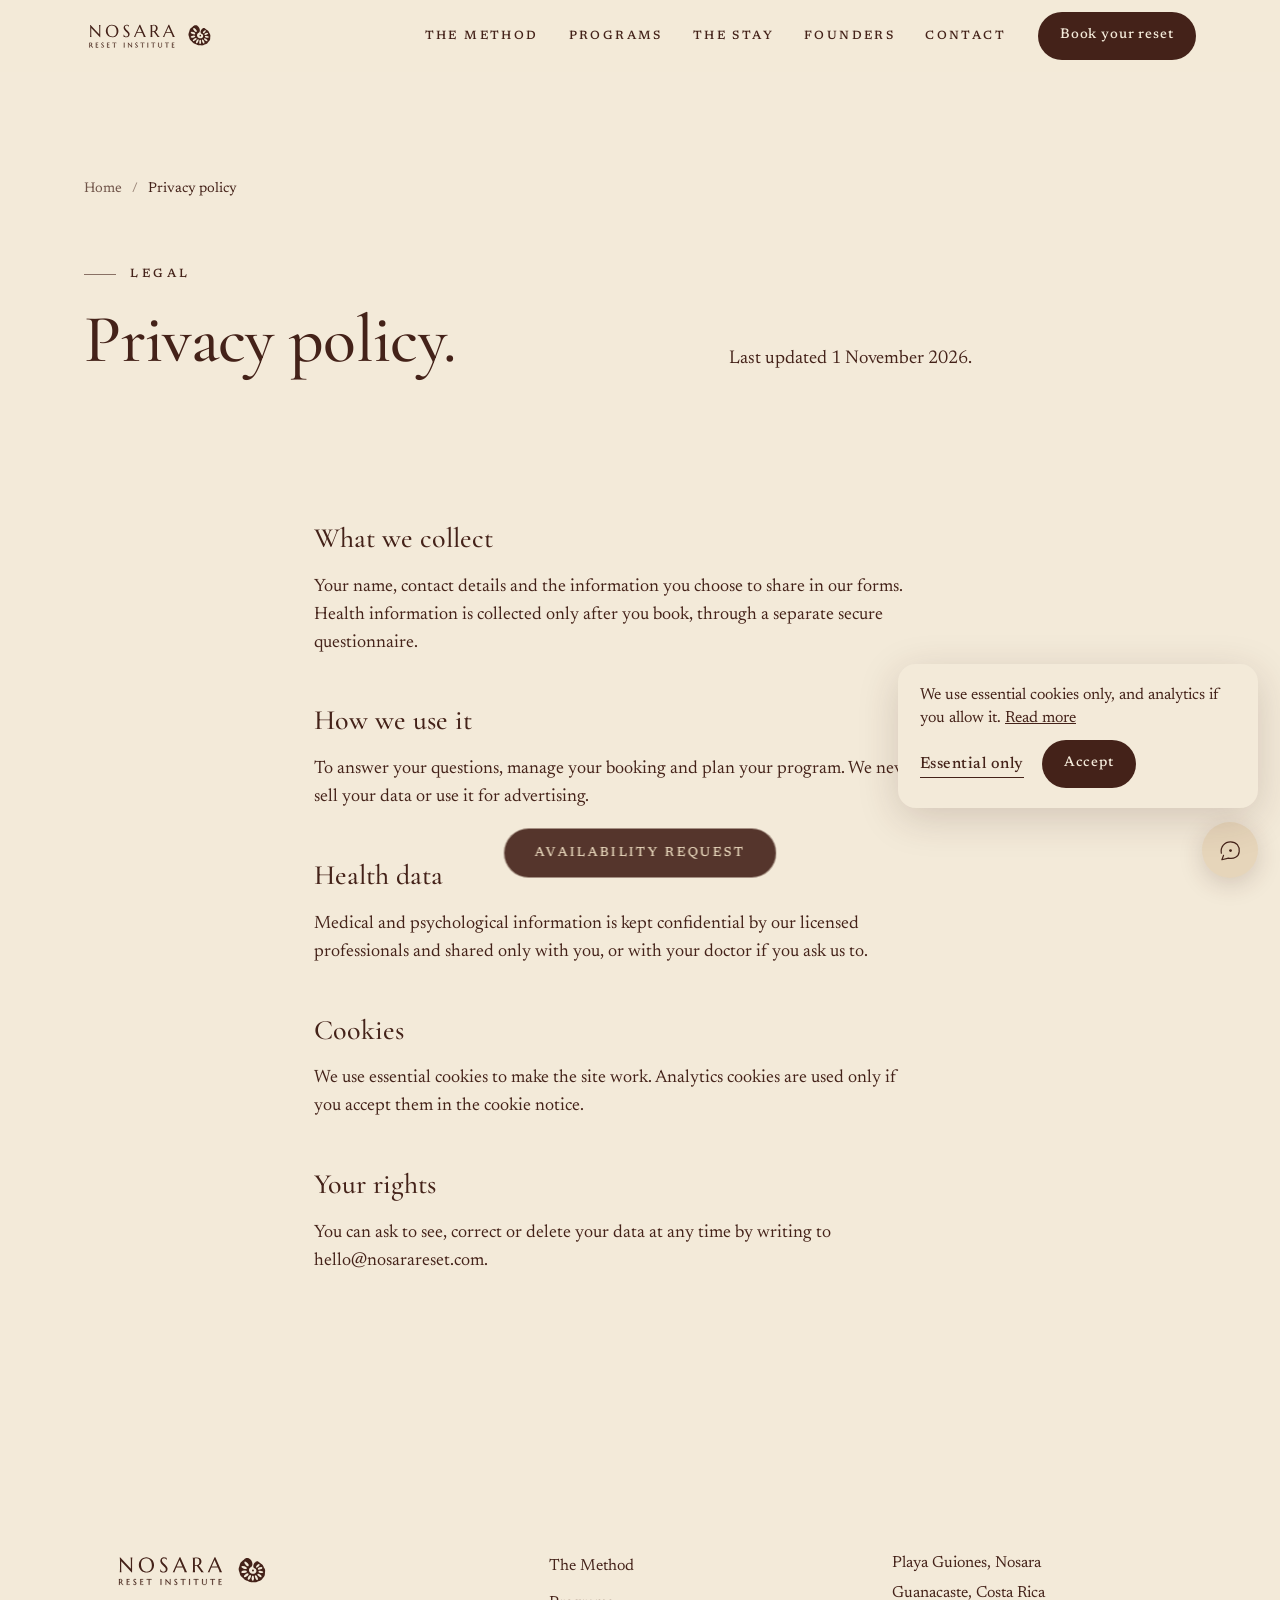
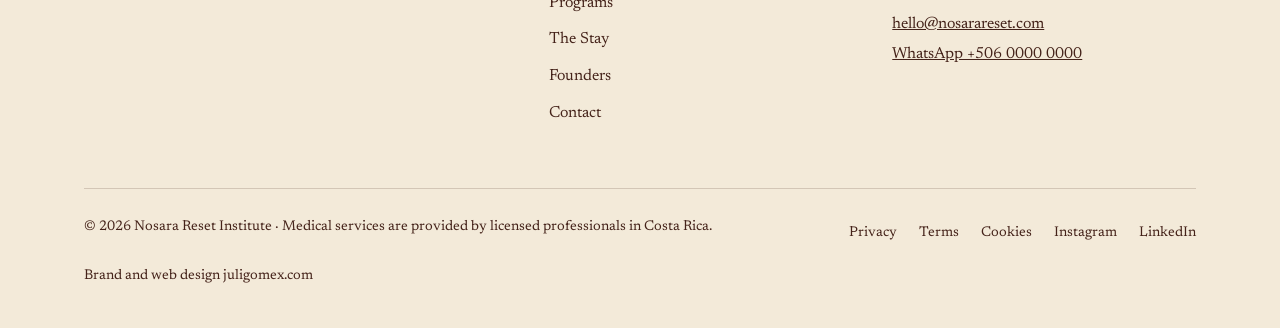
<file: public/privacy.html>
<!DOCTYPE html>
<html lang="en">
<head>
<meta charset="utf-8">
<meta name="viewport" content="width=device-width, initial-scale=1">
<title>Privacy policy — Nosara Reset Institute</title>
<meta name="description" content="Privacy policy of Nosara Reset Institute.">
<meta property="og:title" content="Privacy policy — Nosara Reset Institute"><meta property="og:description" content="Privacy policy of Nosara Reset Institute."><meta property="og:image" content="img/aerial-pool.webp">
<link rel="icon" href="logos/nosara-submark-ciruela.svg">
<link rel="preconnect" href="https://fonts.googleapis.com"><link rel="preconnect" href="https://fonts.gstatic.com" crossorigin><link rel="stylesheet" href="https://fonts.googleapis.com/css2?family=Cormorant+Garamond:ital,wght@0,500;1,500&family=Newsreader:ital,opsz,wght@0,6..72,400;0,6..72,500;1,6..72,400&display=swap">

<link rel="stylesheet" href="site.css">
</head>
<body class="is-page">
<a class="skip" href="#main">Skip to content</a>
<header class="top" id="top">
  <a class="logo" href="index.html" aria-label="Nosara Reset Institute, home">
    <img class="lg-dark" src="logos/nosara-horizontal-arena.svg" alt="" width="190" height="40">
    <img class="lg-light" src="logos/nosara-horizontal-ciruela.svg" alt="" width="190" height="40">
  </a>
  <nav class="nav" aria-label="Main"><a href="method.html">The Method</a><a href="programs.html">Programs</a><a href="stay.html">The Stay</a><a href="founders.html">Founders</a><a href="contact.html">Contact</a></nav>
  <a class="btn btn-sm" href="book.html">Book your reset</a>
  <button class="menu-btn" aria-expanded="false" aria-controls="mnav"><span></span><span></span><span class="sr">Menu</span></button>
</header>
<div class="mnav" id="mnav" hidden>
  <nav aria-label="Mobile"><a href="method.html">The Method</a><a href="programs.html">Programs</a><a href="stay.html">The Stay</a><a href="founders.html">Founders</a><a href="contact.html">Contact</a></nav>
  <a class="btn" href="book.html">Book your reset</a>
</div>
<main id="main">
<section class="page-hero" data-header="light">
  <div class="wrap">
    <nav class="crumbs" aria-label="Breadcrumb"><ol><li><a href="index.html">Home</a></li><li><a href="privacy.html" aria-current="page">Privacy policy</a></li></ol></nav>
    <div class="ph-grid">
      <div><p class="eyebrow">Legal</p><h1 class="h-xl">Privacy policy.</h1></div>
      <div class="ph-side"><p class="body-l">Last updated 1 November 2026.</p></div>
    </div>
  </div>
  
</section><section class="block-tight" data-header="light"><div class="wrap prose"><h2 class="h-s" id="data">What we collect</h2><p class="body">Your name, contact details and the information you choose to share in our forms. Health information is collected only after you book, through a separate secure questionnaire.</p><h2 class="h-s" id="use">How we use it</h2><p class="body">To answer your questions, manage your booking and plan your program. We never sell your data or use it for advertising.</p><h2 class="h-s" id="health">Health data</h2><p class="body">Medical and psychological information is kept confidential by our licensed professionals and shared only with you, or with your doctor if you ask us to.</p><h2 class="h-s" id="cookies">Cookies</h2><p class="body">We use essential cookies to make the site work. Analytics cookies are used only if you accept them in the cookie notice.</p><h2 class="h-s" id="rights">Your rights</h2><p class="body">You can ask to see, correct or delete your data at any time by writing to hello@nosarareset.com.</p></div></section>
</main>
<footer class="foot" data-header="light">
  <div class="wrap">
    <div class="f-top">
      <img src="logos/nosara-horizontal-ciruela.svg" alt="Nosara Reset Institute" width="220" height="46">
      <nav aria-label="Footer"><a href="method.html">The Method</a><a href="programs.html">Programs</a><a href="stay.html">The Stay</a><a href="founders.html">Founders</a><a href="contact.html">Contact</a></nav>
      <address>Playa Guiones, Nosara<br>Guanacaste, Costa Rica<br><a href="mailto:hello@nosarareset.com">hello@nosarareset.com</a><br><a href="https://wa.me/50600000000">WhatsApp +506 0000 0000</a></address>
    </div>
    <div class="f-bot">
      <p>© 2026 Nosara Reset Institute · Medical services are provided by licensed professionals in Costa Rica.</p>
      <nav aria-label="Legal"><a href="privacy.html">Privacy</a><a href="terms.html">Terms</a><a href="privacy.html#cookies">Cookies</a><a href="https://instagram.com">Instagram</a><a href="https://linkedin.com">LinkedIn</a></nav>
      <p>Brand and web design <a href="https://juligomex.com">juligomex.com</a></p>
    </div>
  </div>
</footer>
<button class="avail-btn pre" aria-haspopup="dialog" aria-controls="avail">Availability request</button>
<div class="avail" id="avail" role="dialog" aria-modal="true" aria-labelledby="avail-h" hidden>
  <button class="avail-x" aria-label="Close availability request"><span></span><span></span></button>
  <div class="avail-in">
    <div class="avail-head">
      <p class="eyebrow">Availability request</p>
      <h2 class="h-l" id="avail-h">Tell us when you’d like to come.</h2>
      <p class="body">We reply within one working day with open dates and rooms. Nothing is charged until you confirm. Prefer to choose dates yourself? <a href="book.html">Book online</a>.</p>
    </div>
    <form class="avail-form" novalidate>
      <label class="f full"><span>Program</span>
        <select name="program" required><option value="">Choose a program</option><option>Signature Reset · 7 days</option><option>Executive Pause · 4 days</option><option>Corporate retreat</option><option>Not sure yet</option></select>
        <em class="err">Choose a program, or “Not sure yet”.</em></label>
      <label class="f"><span>Preferred arrival</span><input type="date" name="arrival" required><em class="err">Add a date, even an approximate one.</em></label>
      <label class="f"><span>Guests</span><select name="guests"><option>1</option><option>2</option></select></label>
      <label class="f"><span>Name</span><input name="name" autocomplete="name" required><em class="err">Tell us your name.</em></label>
      <label class="f"><span>Email</span><input type="email" name="email" autocomplete="email" required><em class="err">Enter a valid email, like name@company.com.</em></label>
      <label class="f full"><span>Anything we should know? <i>(optional)</i></span><textarea name="msg" rows="2"></textarea></label>
      <label class="check full"><input type="checkbox" name="ok" required><span>I agree to the <a href="privacy.html">privacy policy</a>.</span><em class="err">Please accept to continue.</em></label>
      <button class="btn btn-light full" type="submit">Send request</button>
    </form>
    <div class="avail-done" hidden><h3 class="h-m">Thank you.</h3><p class="body">Your request is ready for the team. In this prototype nothing is sent; on the live site it reaches Lucía and Mateo, who reply within one working day.</p></div>
  </div>
</div>
<div class="cookies pre" role="region" aria-label="Cookies">
  <p class="small">We use essential cookies only, and analytics if you allow it. <a href="privacy.html#cookies">Read more</a></p>
  <div><button class="link" data-c="no">Essential only</button><button class="btn btn-sm" data-c="ok">Accept</button></div>
</div>
<button class="chat-btn" aria-label="Open chat" aria-expanded="false" aria-controls="chat">
  <svg viewBox="0 0 48 48" width="26" height="26" aria-hidden="true"><path d="M8 30C6 18 14 9 25 9S42 17 41 27 31 41 21 39L9 42 12 34" fill="none" stroke="currentColor" stroke-width="2.2" stroke-linecap="round" stroke-linejoin="round"/><circle cx="25" cy="25" r="2.6" fill="currentColor"/></svg>
</button>
<section class="chat" id="chat" role="dialog" aria-label="Chat with Nosara" hidden>
  <header class="chat-head">
    <img src="logos/nosara-submark-arena.svg" alt="" width="36" height="36">
    <div><p class="chat-title">Nosara</p><p class="chat-sub">Instant answers · the team replies live 7am–7pm CR time</p></div>
    <button class="chat-x" aria-label="Close chat"><span></span><span></span></button>
  </header>
  <div class="chat-log" aria-live="polite"></div>
  <div class="chat-quick"></div>
  <form class="chat-form"><label class="sr" for="chat-in">Your message</label><input id="chat-in" autocomplete="off" placeholder="Ask about programs, dates, rooms…"><button class="chat-send" aria-label="Send"><svg viewBox="0 0 24 24" width="18" height="18" aria-hidden="true"><path d="M4 12h15M13 6l6 6-6 6" fill="none" stroke="currentColor" stroke-width="1.5" stroke-linecap="round" stroke-linejoin="round"/></svg></button></form>
</section>
<script src="site.js"></script>
</body>
</html>
</file>
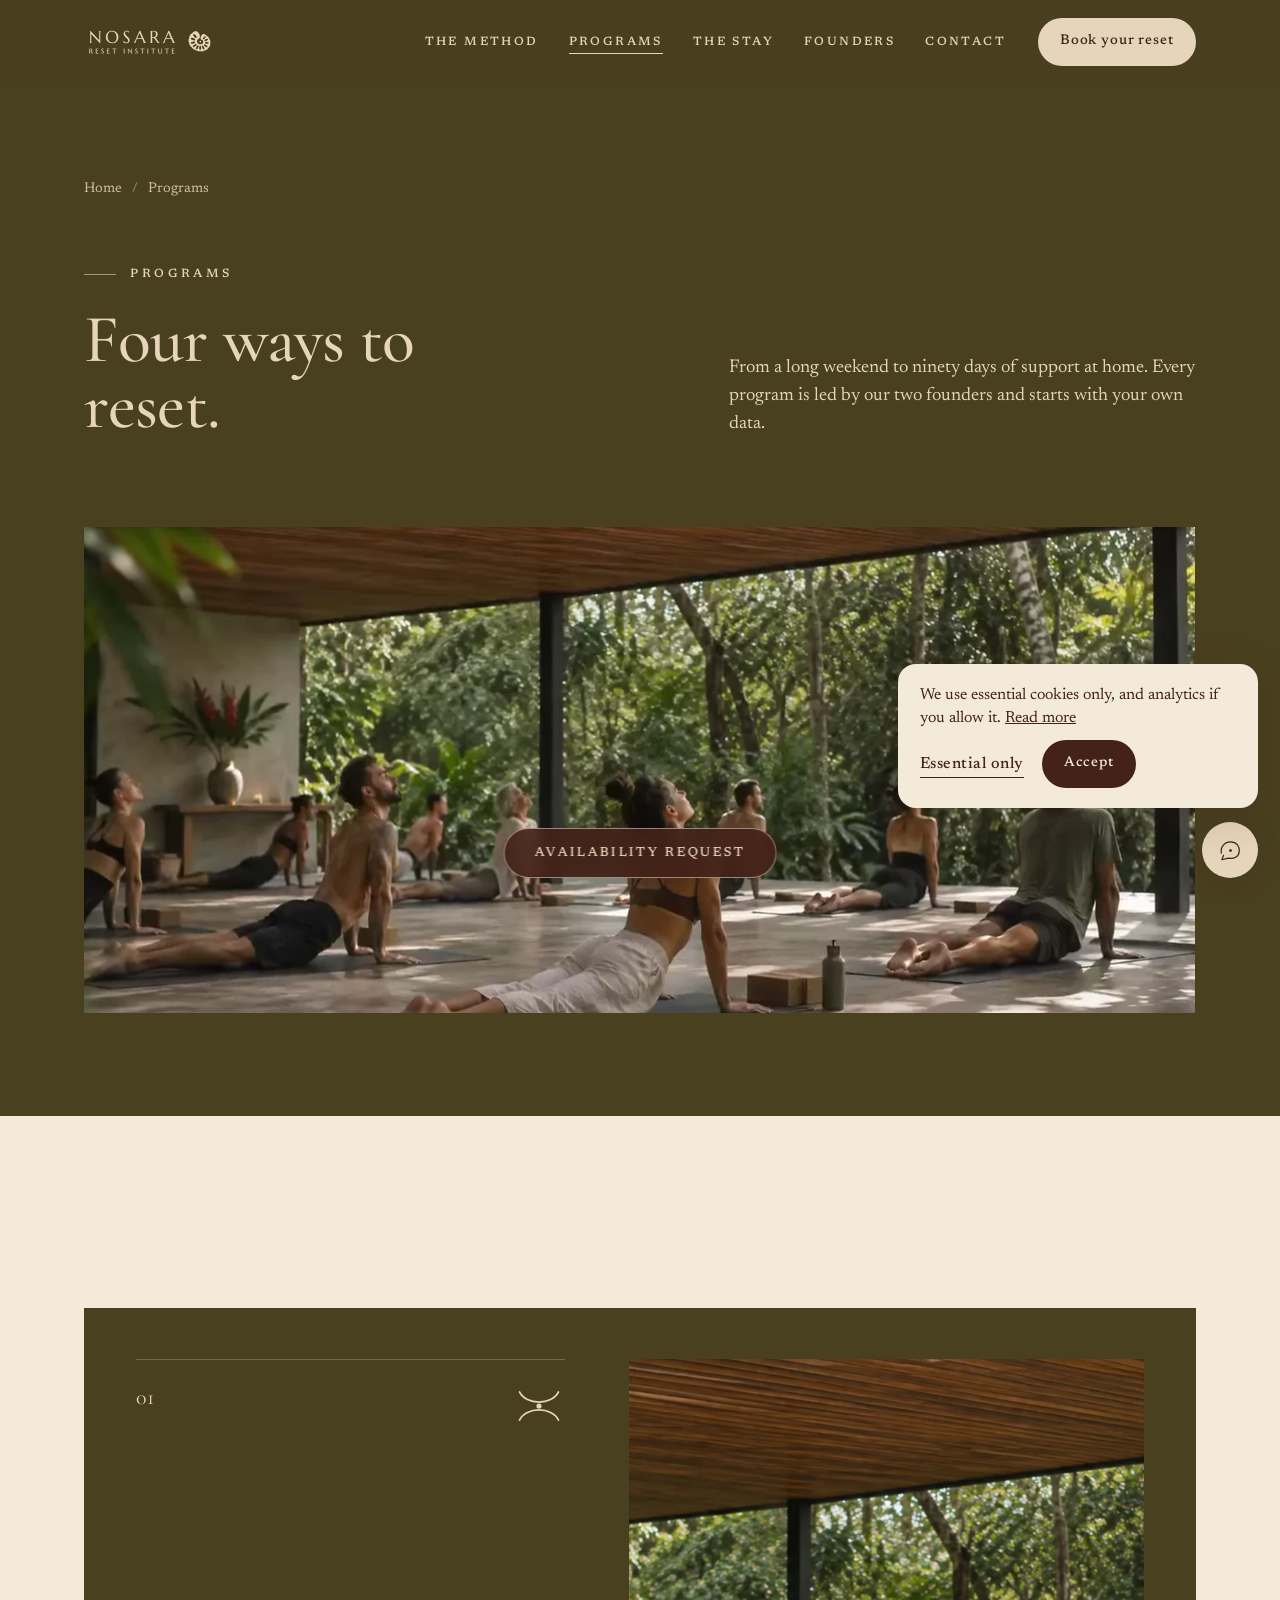
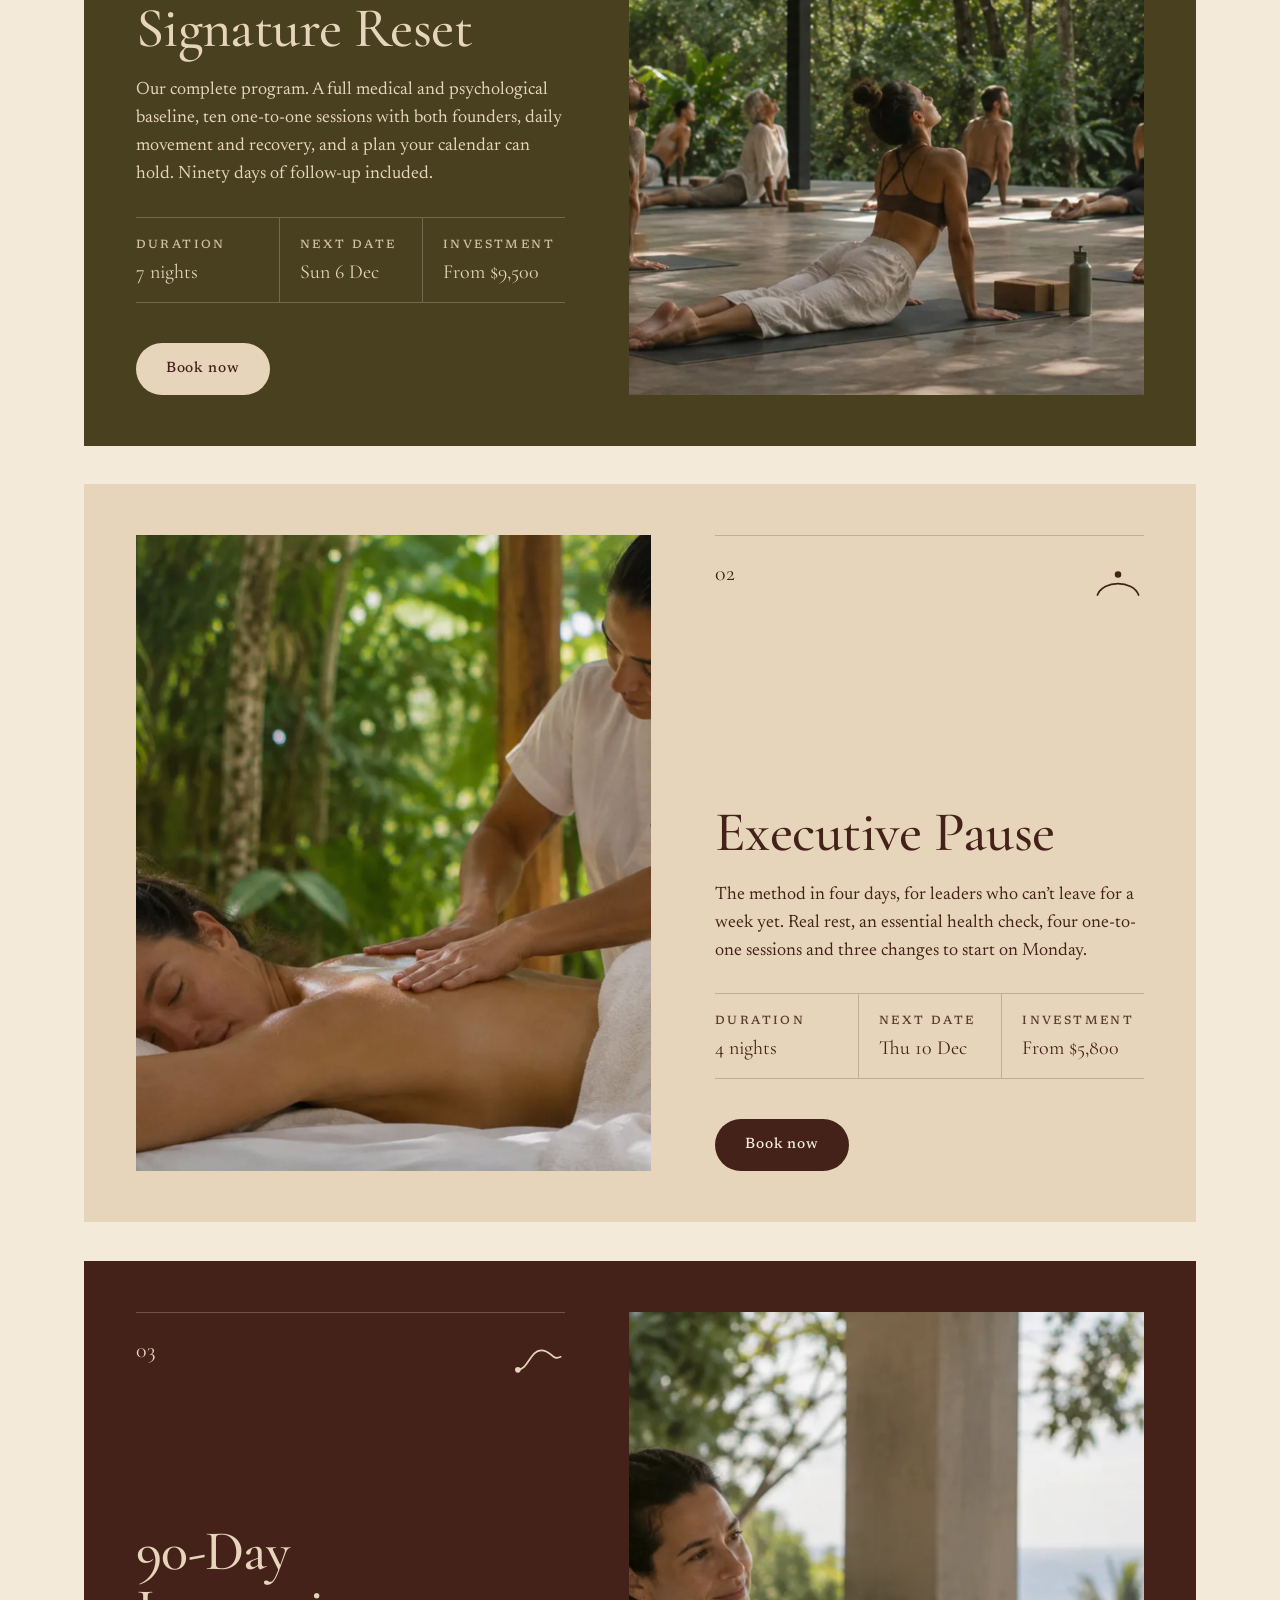
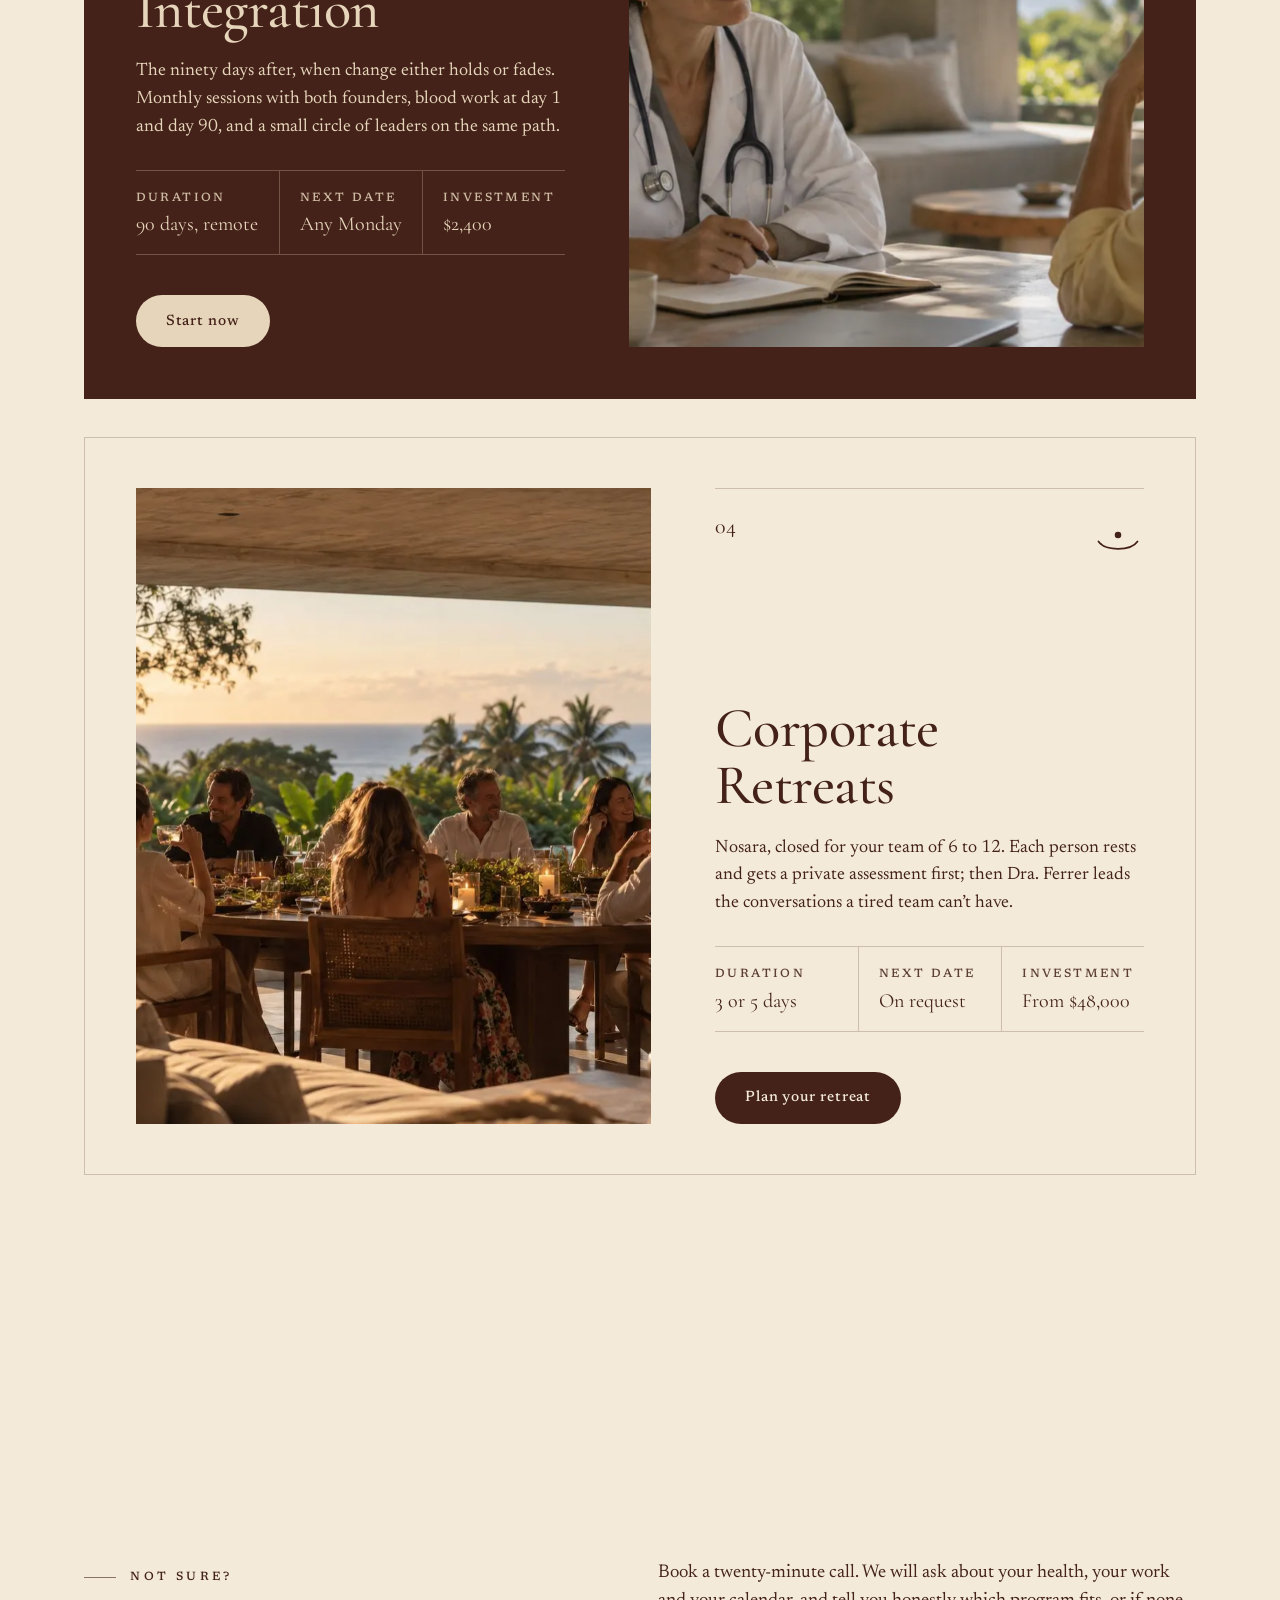
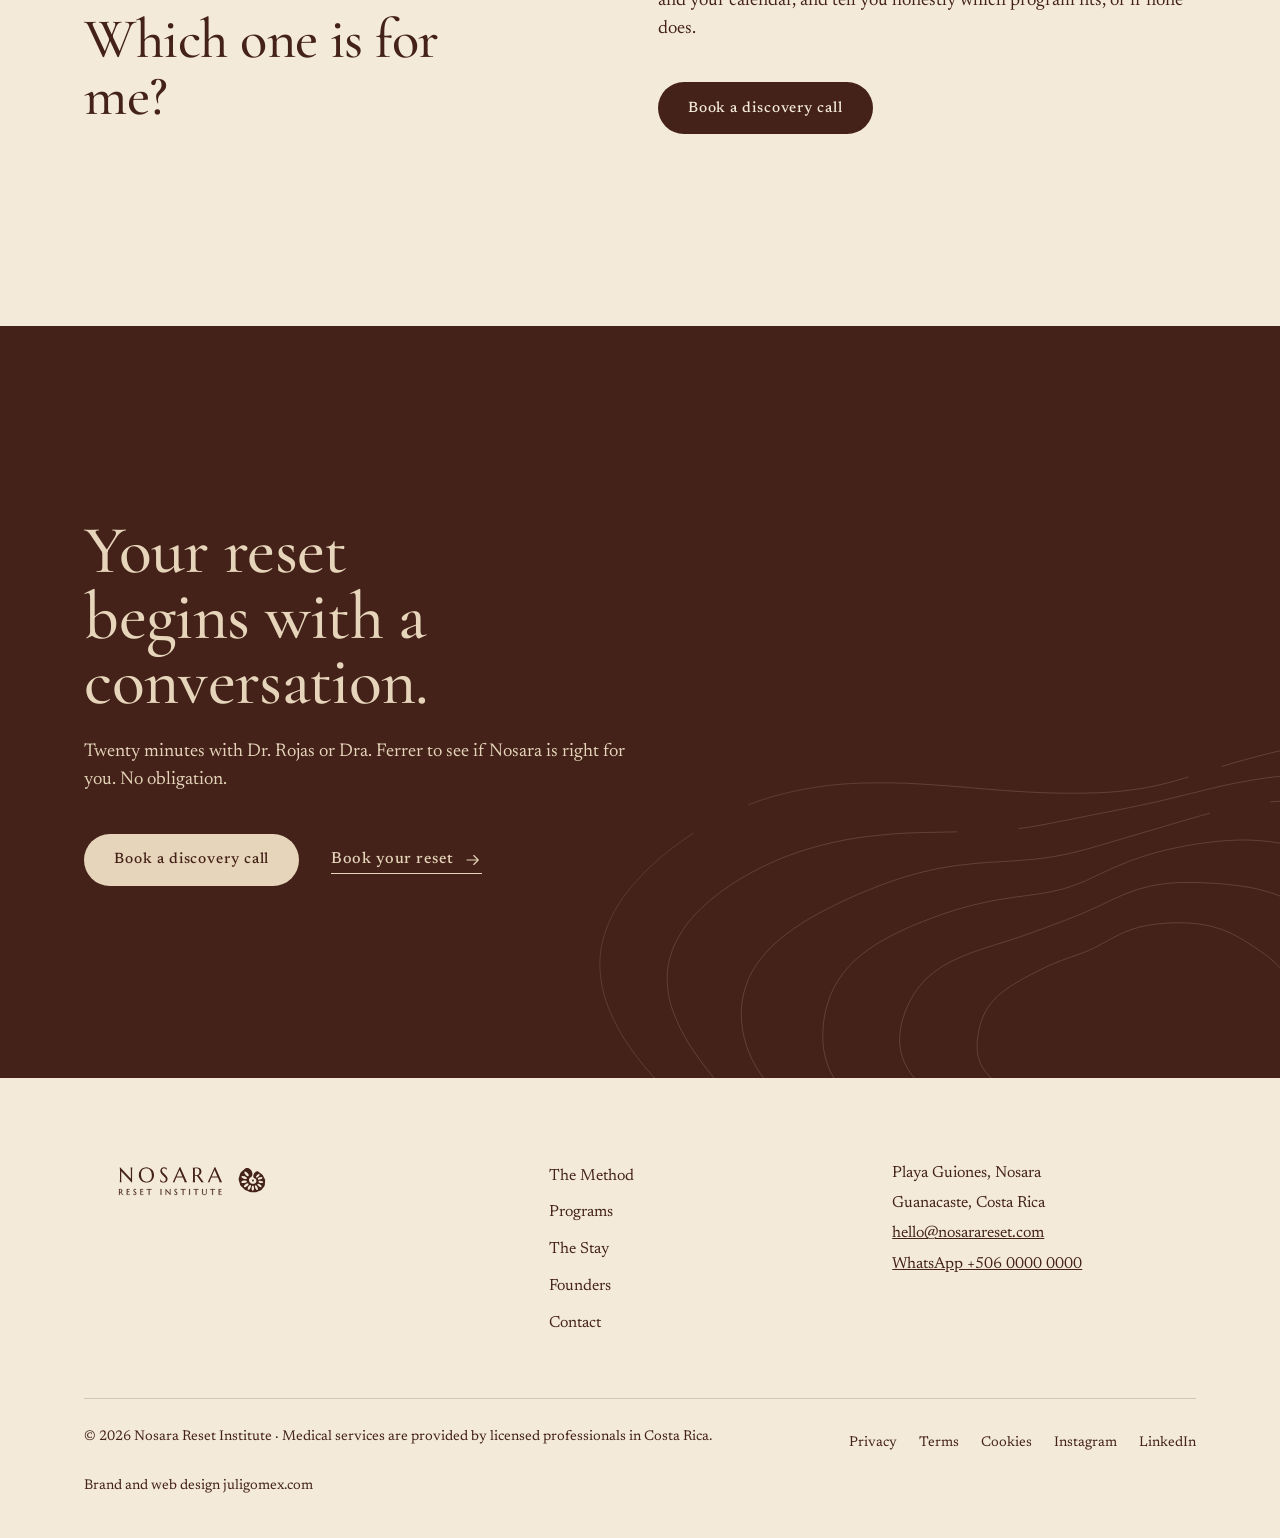
<file: public/programs.html>
<!DOCTYPE html>
<html lang="en">
<head>
<meta charset="utf-8">
<meta name="viewport" content="width=device-width, initial-scale=1">
<title>Programs — Nosara Reset Institute</title>
<meta name="description" content="Signature Reset, Executive Pause, 90-Day Integration and Corporate Retreats at a glance: duration, next dates and prices.">
<meta property="og:title" content="Programs — Nosara Reset Institute"><meta property="og:description" content="Signature Reset, Executive Pause, 90-Day Integration and Corporate Retreats at a glance: duration, next dates and prices."><meta property="og:image" content="img/aerial-pool.webp">
<link rel="icon" href="logos/nosara-submark-ciruela.svg">
<link rel="preconnect" href="https://fonts.googleapis.com"><link rel="preconnect" href="https://fonts.gstatic.com" crossorigin><link rel="stylesheet" href="https://fonts.googleapis.com/css2?family=Cormorant+Garamond:ital,wght@0,500;1,500&family=Newsreader:ital,opsz,wght@0,6..72,400;0,6..72,500;1,6..72,400&display=swap">

<link rel="stylesheet" href="site.css">
</head>
<body class="is-page">
<a class="skip" href="#main">Skip to content</a>
<header class="top" id="top">
  <a class="logo" href="index.html" aria-label="Nosara Reset Institute, home">
    <img class="lg-dark" src="logos/nosara-horizontal-arena.svg" alt="" width="190" height="40">
    <img class="lg-light" src="logos/nosara-horizontal-ciruela.svg" alt="" width="190" height="40">
  </a>
  <nav class="nav" aria-label="Main"><a href="method.html">The Method</a><a href="programs.html" aria-current="page">Programs</a><a href="stay.html">The Stay</a><a href="founders.html">Founders</a><a href="contact.html">Contact</a></nav>
  <a class="btn btn-sm" href="book.html">Book your reset</a>
  <button class="menu-btn" aria-expanded="false" aria-controls="mnav"><span></span><span></span><span class="sr">Menu</span></button>
</header>
<div class="mnav" id="mnav" hidden>
  <nav aria-label="Mobile"><a href="method.html">The Method</a><a href="programs.html" aria-current="page">Programs</a><a href="stay.html">The Stay</a><a href="founders.html">Founders</a><a href="contact.html">Contact</a></nav>
  <a class="btn" href="book.html">Book your reset</a>
</div>
<main id="main">
<section class="page-hero ph-dark" data-header="dark">
  <div class="wrap">
    <nav class="crumbs" aria-label="Breadcrumb"><ol><li><a href="index.html">Home</a></li><li><a href="programs.html" aria-current="page">Programs</a></li></ol></nav>
    <div class="ph-grid">
      <div><p class="eyebrow">Programs</p><h1 class="h-xl">Four ways to reset.</h1></div>
      <div class="ph-side"><p class="body-l">From a long weekend to ninety days of support at home. Every program is led by our two founders and starts with your own data.</p></div>
    </div>
  </div>
  <figure class="ph-img ph-video wrap rv"><video autoplay muted loop playsinline preload="metadata" poster="video/programs-poster.webp" aria-label="Moments from our programs: movement, massage, consultation and food"><source src="video/programs.webm" type="video/webm"><source src="video/programs.mp4" type="video/mp4"></video></figure>
</section>
<section class="plist" id="programs" data-header="light" aria-label="Programs at a glance">
  <div class="wrap">
<article class="pcard2 bg-oliva rv" id="signature-reset" aria-label="Signature Reset">
  <div class="panel-txt">
    <div class="p-top"><p class="p-num">01</p><svg class="ico" viewBox="0 0 48 48" width="52" height="52" aria-hidden="true"><g fill="none" stroke="currentColor" stroke-width="1.6" stroke-linecap="round" stroke-linejoin="round"><path d="M6 11C12 23.5 36 23.5 42 11" pathLength="1"/><path d="M6 37C12 24.5 36 24.5 42 37" pathLength="1"/></g><circle class="pt" cx="24" cy="24" r="2.4" fill="currentColor"/></svg></div>
    <h2 class="h-l">Signature Reset</h2>
    <p class="body">Our complete program. A full medical and psychological baseline, ten one-to-one sessions with both founders, daily movement and recovery, and a plan your calendar can hold. Ninety days of follow-up included.</p>
    <dl class="facts facts-3"><div><dt>Duration</dt><dd>7 nights</dd></div><div><dt>Next date</dt><dd>Sun 6 Dec</dd></div><div><dt>Investment</dt><dd>From $9,500</dd></div></dl>
    <div class="ctas"><a class="btn btn-light" href="book.html#signature-reset">Book now</a></div>
  </div>
  <figure class="panel-img pz"><img src="img/yoga.webp" alt="" loading="lazy" width="1600" height="900"></figure>
</article>
<article class="pcard2 bg-arena rv" id="executive-pause" aria-label="Executive Pause">
  <div class="panel-txt">
    <div class="p-top"><p class="p-num">02</p><svg class="ico" viewBox="0 0 48 48" width="52" height="52" aria-hidden="true"><g fill="none" stroke="currentColor" stroke-width="1.6" stroke-linecap="round" stroke-linejoin="round"><path d="M5 36C10 22 38 22 43 36" pathLength="1"/></g><circle class="pt" cx="24" cy="17" r="3" fill="currentColor"/></svg></div>
    <h2 class="h-l">Executive Pause</h2>
    <p class="body">The method in four days, for leaders who can’t leave for a week yet. Real rest, an essential health check, four one-to-one sessions and three changes to start on Monday.</p>
    <dl class="facts facts-3"><div><dt>Duration</dt><dd>4 nights</dd></div><div><dt>Next date</dt><dd>Thu 10 Dec</dd></div><div><dt>Investment</dt><dd>From $5,800</dd></div></dl>
    <div class="ctas"><a class="btn" href="book.html#executive-pause">Book now</a></div>
  </div>
  <figure class="panel-img pz"><img src="img/massage.webp" alt="" loading="lazy" width="1600" height="900"></figure>
</article>
<article class="pcard2 bg-ciruela rv" id="integration" aria-label="90-Day Integration">
  <div class="panel-txt">
    <div class="p-top"><p class="p-num">03</p><svg class="ico" viewBox="0 0 48 48" width="52" height="52" aria-hidden="true"><g fill="none" stroke="currentColor" stroke-width="1.6" stroke-linecap="round" stroke-linejoin="round"><path d="M4 34C14 34 16 16 26 16S36 26 44 22" pathLength="1"/></g><circle class="pt" cx="4.5" cy="34" r="2.6" fill="currentColor"/></svg></div>
    <h2 class="h-l">90-Day Integration</h2>
    <p class="body">The ninety days after, when change either holds or fades. Monthly sessions with both founders, blood work at day 1 and day 90, and a small circle of leaders on the same path.</p>
    <dl class="facts facts-3"><div><dt>Duration</dt><dd>90 days, remote</dd></div><div><dt>Next date</dt><dd>Any Monday</dd></div><div><dt>Investment</dt><dd>$2,400</dd></div></dl>
    <div class="ctas"><a class="btn btn-light" href="book.html#integration">Start now</a></div>
  </div>
  <figure class="panel-img pz"><img src="img/doctor.webp" alt="" loading="lazy" width="1600" height="900"></figure>
</article>
<article class="pcard2 bg-hueso rv" id="corporate" aria-label="Corporate Retreats">
  <div class="panel-txt">
    <div class="p-top"><p class="p-num">04</p><svg class="ico" viewBox="0 0 48 48" width="52" height="52" aria-hidden="true"><g fill="none" stroke="currentColor" stroke-width="1.6" stroke-linecap="round" stroke-linejoin="round"><path d="M6 30C12 39 36 39 42 30" pathLength="1"/></g><circle class="pt" cx="24" cy="24" r="3" fill="currentColor"/></svg></div>
    <h2 class="h-l">Corporate Retreats</h2>
    <p class="body">Nosara, closed for your team of 6 to 12. Each person rests and gets a private assessment first; then Dra. Ferrer leads the conversations a tired team can’t have.</p>
    <dl class="facts facts-3"><div><dt>Duration</dt><dd>3 or 5 days</dd></div><div><dt>Next date</dt><dd>On request</dd></div><div><dt>Investment</dt><dd>From $48,000</dd></div></dl>
    <div class="ctas"><a class="btn" href="contact.html#form">Plan your retreat</a></div>
  </div>
  <figure class="panel-img pz"><img src="img/dinner.webp" alt="" loading="lazy" width="1600" height="900"></figure>
</article></div>
</section>
<section class="block" data-header="light"><div class="wrap two center">
  <div><div class="sec-head"><p class="eyebrow">Not sure?</p><h2 class="h-l">Which one is for me?</h2></div></div>
  <div class="rv"><p class="body-l">Book a twenty-minute call. We will ask about your health, your work and your calendar, and tell you honestly which program fits, or if none does.</p><div class="ctas"><a class="btn" href="contact.html#call">Book a discovery call</a></div></div>
</div></section>
<section class="close" id="contact-band" data-header="dark">
  <div class="lines on-dark corner"><svg viewBox="0 0 1440 900" preserveAspectRatio="xMidYMid slice" aria-hidden="true"><g fill="none" stroke="currentColor" stroke-linecap="round"><g class="spin" style="transform-origin:1300px 820px;--a:1.2deg;animation-duration:18.8s;animation-delay:-4.8s"><g class="pulse" style="transform-origin:1300px 820px;animation-duration:9.4s;animation-delay:-1.7s"><g class="lg"><path class="hit" d="M1824.8 820.0 C1815.1 832.4 1802.8 844.1 1792.3 855.2 C1781.7 866.3 1770.5 876.4 1761.4 886.7 C1752.3 896.9 1744.6 906.6 1737.8 916.7 C1731.0 926.8 1726.0 936.9 1720.5 947.3 C1715.0 957.7 1710.4 968.3 1704.9 979.0 C1699.3 989.6 1693.6 1000.4 1687.4 1011.4 C1681.1 1022.4 1674.6 1033.5 1667.4 1045.0 C1660.3 1056.4 1653.1 1068.4 1644.5 1080.2 C1635.9 1091.9 1626.9 1104.4 1615.8 1115.6 C1604.8 1126.8 1592.3 1138.1 1578.1 1147.5 C1563.9 1157.0 1547.6 1165.3 1530.7 1172.3 C1513.7 1179.2 1495.1 1184.6 1476.4 1189.2 C1457.8 1193.9 1438.3 1197.4 1418.8 1200.2 C1399.4 1203.1 1379.5 1205.4 1359.7 1206.3 C1339.9 1207.2 1319.6 1207.5 1300.0 1205.7 C1280.4 1203.9 1260.5 1200.5 1242.0 1195.6 C1223.4 1190.6 1205.4 1183.4 1188.8 1175.8 C1172.2 1168.2 1156.8 1158.8 1142.4 1149.8 C1128.0 1140.9 1114.8 1131.2 1102.3 1122.0 C1089.7 1112.7 1078.1 1103.5 1067.1 1094.3 C1056.1 1085.1 1046.0 1075.9 1036.3 1066.8 C1026.6 1057.7 1018.1 1048.5 1008.8 1039.9 C999.5 1031.4 991.1 1023.0 980.7 1015.5 C970.3 1008.0 959.4 1001.3 946.4 994.7 C933.4 988.1 918.4 982.5 902.9 975.9 C887.4 969.3 869.8 963.0 853.4 955.2 C836.9 947.5 819.8 939.0 804.5 929.5 C789.2 919.9 774.6 909.2 761.5 897.8 C748.3 886.4 736.2 874.0 725.5 861.1 C714.7 848.1 704.6 834.2 696.7 820.0 C688.9 805.8 682.0 790.6 678.5 775.6 C675.0 760.5 673.8 744.8 675.9 729.8 C678.1 714.8 683.7 699.7 691.5 685.5 C699.2 671.4 710.3 657.8 722.3 645.1 C734.3 632.4 748.5 620.4 763.6 609.4 C778.6 598.4 794.9 588.0 812.7 579.2 C830.4 570.4 849.6 562.5 869.9 556.7 C890.3 550.8 912.6 546.7 934.7 544.1 C956.8 541.6 980.4 541.3 1002.4 541.5 C1024.3 541.6 1046.4 543.6 1066.5 544.9 C1086.5 546.3 1105.3 548.3 1123.0 549.6 C1140.6 550.9 1156.6 551.9 1172.2 552.5 C1187.8 553.1 1202.2 553.3 1216.6 553.1 C1230.9 552.9 1244.5 552.5 1258.4 551.1 C1272.3 549.7 1285.7 547.8 1300.0 544.8 C1314.3 541.7 1328.6 537.4 1344.4 532.7 C1360.2 528.1 1376.9 522.0 1394.7 517.1 C1412.5 512.2 1431.8 506.7 1451.4 503.2 C1470.9 499.7 1491.6 497.1 1512.0 496.2 C1532.4 495.3 1553.1 496.0 1573.6 497.7 C1594.2 499.4 1614.8 502.4 1635.1 506.3 C1655.5 510.2 1676.3 514.9 1695.9 521.0 C1715.6 527.0 1735.5 534.0 1753.0 542.6 C1770.5 551.2 1787.3 561.3 1801.0 572.5 C1814.7 583.7 1826.2 596.6 1835.4 609.8 C1844.6 623.0 1851.1 637.4 1856.1 651.6 C1861.1 665.9 1864.0 680.6 1865.3 695.1 C1866.6 709.6 1866.4 724.2 1863.9 738.5 C1861.5 752.7 1857.0 767.1 1850.4 780.7 C1843.9 794.2 1834.5 807.6 1824.8 820.0 Z"/><path class="ln" d="M1824.8 820.0 C1815.1 832.4 1802.8 844.1 1792.3 855.2 C1781.7 866.3 1770.5 876.4 1761.4 886.7 C1752.3 896.9 1744.6 906.6 1737.8 916.7 C1731.0 926.8 1726.0 936.9 1720.5 947.3 C1715.0 957.7 1710.4 968.3 1704.9 979.0 C1699.3 989.6 1693.6 1000.4 1687.4 1011.4 C1681.1 1022.4 1674.6 1033.5 1667.4 1045.0 C1660.3 1056.4 1653.1 1068.4 1644.5 1080.2 C1635.9 1091.9 1626.9 1104.4 1615.8 1115.6 C1604.8 1126.8 1592.3 1138.1 1578.1 1147.5 C1563.9 1157.0 1547.6 1165.3 1530.7 1172.3 C1513.7 1179.2 1495.1 1184.6 1476.4 1189.2 C1457.8 1193.9 1438.3 1197.4 1418.8 1200.2 C1399.4 1203.1 1379.5 1205.4 1359.7 1206.3 C1339.9 1207.2 1319.6 1207.5 1300.0 1205.7 C1280.4 1203.9 1260.5 1200.5 1242.0 1195.6 C1223.4 1190.6 1205.4 1183.4 1188.8 1175.8 C1172.2 1168.2 1156.8 1158.8 1142.4 1149.8 C1128.0 1140.9 1114.8 1131.2 1102.3 1122.0 C1089.7 1112.7 1078.1 1103.5 1067.1 1094.3 C1056.1 1085.1 1046.0 1075.9 1036.3 1066.8 C1026.6 1057.7 1018.1 1048.5 1008.8 1039.9 C999.5 1031.4 991.1 1023.0 980.7 1015.5 C970.3 1008.0 959.4 1001.3 946.4 994.7 C933.4 988.1 918.4 982.5 902.9 975.9 C887.4 969.3 869.8 963.0 853.4 955.2 C836.9 947.5 819.8 939.0 804.5 929.5 C789.2 919.9 774.6 909.2 761.5 897.8 C748.3 886.4 736.2 874.0 725.5 861.1 C714.7 848.1 704.6 834.2 696.7 820.0 C688.9 805.8 682.0 790.6 678.5 775.6 C675.0 760.5 673.8 744.8 675.9 729.8 C678.1 714.8 683.7 699.7 691.5 685.5 C699.2 671.4 710.3 657.8 722.3 645.1 C734.3 632.4 748.5 620.4 763.6 609.4 C778.6 598.4 794.9 588.0 812.7 579.2 C830.4 570.4 849.6 562.5 869.9 556.7 C890.3 550.8 912.6 546.7 934.7 544.1 C956.8 541.6 980.4 541.3 1002.4 541.5 C1024.3 541.6 1046.4 543.6 1066.5 544.9 C1086.5 546.3 1105.3 548.3 1123.0 549.6 C1140.6 550.9 1156.6 551.9 1172.2 552.5 C1187.8 553.1 1202.2 553.3 1216.6 553.1 C1230.9 552.9 1244.5 552.5 1258.4 551.1 C1272.3 549.7 1285.7 547.8 1300.0 544.8 C1314.3 541.7 1328.6 537.4 1344.4 532.7 C1360.2 528.1 1376.9 522.0 1394.7 517.1 C1412.5 512.2 1431.8 506.7 1451.4 503.2 C1470.9 499.7 1491.6 497.1 1512.0 496.2 C1532.4 495.3 1553.1 496.0 1573.6 497.7 C1594.2 499.4 1614.8 502.4 1635.1 506.3 C1655.5 510.2 1676.3 514.9 1695.9 521.0 C1715.6 527.0 1735.5 534.0 1753.0 542.6 C1770.5 551.2 1787.3 561.3 1801.0 572.5 C1814.7 583.7 1826.2 596.6 1835.4 609.8 C1844.6 623.0 1851.1 637.4 1856.1 651.6 C1861.1 665.9 1864.0 680.6 1865.3 695.1 C1866.6 709.6 1866.4 724.2 1863.9 738.5 C1861.5 752.7 1857.0 767.1 1850.4 780.7 C1843.9 794.2 1834.5 807.6 1824.8 820.0 Z" style="animation-duration:45s"/></g></g></g><g class="spin" style="transform-origin:1300px 820px;--a:1.73deg;animation-duration:19.9s;animation-delay:-12.9s"><g class="pulse" style="transform-origin:1300px 820px;animation-duration:11.6s;animation-delay:-10.6s"><g class="lg"><path class="hit" d="M1730.0 820.0 C1725.0 830.2 1719.1 839.9 1714.6 849.6 C1710.0 859.3 1706.0 868.6 1702.7 878.2 C1699.5 887.8 1697.6 897.4 1694.9 907.3 C1692.3 917.1 1690.4 927.2 1687.0 937.2 C1683.6 947.1 1679.5 957.2 1674.4 967.0 C1669.3 976.8 1662.9 986.4 1656.2 996.0 C1649.5 1005.6 1642.1 1015.0 1634.4 1024.7 C1626.7 1034.4 1618.9 1044.4 1610.1 1054.2 C1601.3 1064.0 1592.2 1074.3 1581.6 1083.5 C1570.9 1092.8 1559.1 1102.0 1546.0 1109.7 C1532.9 1117.5 1518.2 1124.4 1503.0 1130.0 C1487.8 1135.7 1471.2 1140.1 1454.7 1143.7 C1438.1 1147.2 1420.8 1149.8 1403.6 1151.3 C1386.3 1152.8 1368.7 1153.5 1351.4 1152.5 C1334.1 1151.6 1316.5 1149.4 1300.0 1145.6 C1283.5 1141.7 1267.1 1136.0 1252.2 1129.6 C1237.2 1123.1 1223.3 1114.8 1210.3 1107.1 C1197.3 1099.3 1185.7 1090.7 1174.2 1083.2 C1162.8 1075.7 1152.3 1068.5 1141.6 1062.0 C1130.8 1055.4 1120.4 1049.7 1109.8 1044.0 C1099.2 1038.3 1088.8 1033.0 1078.2 1027.6 C1067.6 1022.2 1057.2 1016.9 1046.2 1011.6 C1035.3 1006.4 1024.3 1001.3 1012.2 996.2 C1000.2 991.1 987.3 986.4 973.8 981.1 C960.4 975.9 945.5 970.8 931.3 964.7 C917.1 958.6 902.1 952.1 888.6 944.6 C875.1 937.0 862.1 928.5 850.2 919.4 C838.4 910.2 827.8 900.2 817.7 889.7 C807.7 879.2 798.3 868.1 789.8 856.5 C781.3 844.8 772.8 832.6 766.6 820.0 C760.3 807.4 754.6 794.0 752.3 780.9 C750.0 767.7 749.8 753.9 752.9 740.9 C756.0 728.0 762.5 715.0 771.0 703.1 C779.4 691.2 791.1 679.9 803.7 669.7 C816.2 659.5 831.0 650.1 846.3 641.9 C861.6 633.6 878.3 626.2 895.6 620.2 C913.0 614.2 931.6 609.4 950.1 605.8 C968.7 602.2 988.5 600.3 1007.1 598.8 C1025.6 597.3 1044.5 597.4 1061.6 596.9 C1078.7 596.4 1094.8 596.6 1109.7 595.9 C1124.6 595.1 1137.8 593.9 1150.9 592.3 C1164.0 590.6 1175.8 588.1 1188.1 585.8 C1200.4 583.5 1212.3 580.9 1224.5 578.5 C1236.7 576.0 1249.0 573.8 1261.5 571.2 C1274.1 568.7 1286.7 566.1 1300.0 563.1 C1313.3 560.1 1326.8 556.5 1341.3 553.1 C1355.7 549.6 1370.9 545.5 1386.8 542.4 C1402.6 539.3 1419.5 536.2 1436.4 534.5 C1453.4 532.7 1471.0 531.9 1488.6 532.0 C1506.1 532.2 1523.9 533.4 1541.7 535.3 C1559.5 537.2 1577.7 539.9 1595.4 543.6 C1613.1 547.2 1631.3 551.5 1648.0 557.2 C1664.6 563.0 1681.2 569.8 1695.0 578.2 C1708.8 586.5 1721.1 596.5 1730.6 607.3 C1740.1 618.0 1746.8 630.4 1751.8 642.6 C1756.8 654.9 1758.9 668.0 1760.4 680.6 C1761.9 693.2 1761.6 705.9 1760.8 718.2 C1760.0 730.4 1758.2 742.5 1755.6 754.2 C1752.9 765.8 1749.2 777.2 1745.0 788.2 C1740.7 799.2 1735.1 809.8 1730.0 820.0 Z"/><path class="ln" d="M1730.0 820.0 C1725.0 830.2 1719.1 839.9 1714.6 849.6 C1710.0 859.3 1706.0 868.6 1702.7 878.2 C1699.5 887.8 1697.6 897.4 1694.9 907.3 C1692.3 917.1 1690.4 927.2 1687.0 937.2 C1683.6 947.1 1679.5 957.2 1674.4 967.0 C1669.3 976.8 1662.9 986.4 1656.2 996.0 C1649.5 1005.6 1642.1 1015.0 1634.4 1024.7 C1626.7 1034.4 1618.9 1044.4 1610.1 1054.2 C1601.3 1064.0 1592.2 1074.3 1581.6 1083.5 C1570.9 1092.8 1559.1 1102.0 1546.0 1109.7 C1532.9 1117.5 1518.2 1124.4 1503.0 1130.0 C1487.8 1135.7 1471.2 1140.1 1454.7 1143.7 C1438.1 1147.2 1420.8 1149.8 1403.6 1151.3 C1386.3 1152.8 1368.7 1153.5 1351.4 1152.5 C1334.1 1151.6 1316.5 1149.4 1300.0 1145.6 C1283.5 1141.7 1267.1 1136.0 1252.2 1129.6 C1237.2 1123.1 1223.3 1114.8 1210.3 1107.1 C1197.3 1099.3 1185.7 1090.7 1174.2 1083.2 C1162.8 1075.7 1152.3 1068.5 1141.6 1062.0 C1130.8 1055.4 1120.4 1049.7 1109.8 1044.0 C1099.2 1038.3 1088.8 1033.0 1078.2 1027.6 C1067.6 1022.2 1057.2 1016.9 1046.2 1011.6 C1035.3 1006.4 1024.3 1001.3 1012.2 996.2 C1000.2 991.1 987.3 986.4 973.8 981.1 C960.4 975.9 945.5 970.8 931.3 964.7 C917.1 958.6 902.1 952.1 888.6 944.6 C875.1 937.0 862.1 928.5 850.2 919.4 C838.4 910.2 827.8 900.2 817.7 889.7 C807.7 879.2 798.3 868.1 789.8 856.5 C781.3 844.8 772.8 832.6 766.6 820.0 C760.3 807.4 754.6 794.0 752.3 780.9 C750.0 767.7 749.8 753.9 752.9 740.9 C756.0 728.0 762.5 715.0 771.0 703.1 C779.4 691.2 791.1 679.9 803.7 669.7 C816.2 659.5 831.0 650.1 846.3 641.9 C861.6 633.6 878.3 626.2 895.6 620.2 C913.0 614.2 931.6 609.4 950.1 605.8 C968.7 602.2 988.5 600.3 1007.1 598.8 C1025.6 597.3 1044.5 597.4 1061.6 596.9 C1078.7 596.4 1094.8 596.6 1109.7 595.9 C1124.6 595.1 1137.8 593.9 1150.9 592.3 C1164.0 590.6 1175.8 588.1 1188.1 585.8 C1200.4 583.5 1212.3 580.9 1224.5 578.5 C1236.7 576.0 1249.0 573.8 1261.5 571.2 C1274.1 568.7 1286.7 566.1 1300.0 563.1 C1313.3 560.1 1326.8 556.5 1341.3 553.1 C1355.7 549.6 1370.9 545.5 1386.8 542.4 C1402.6 539.3 1419.5 536.2 1436.4 534.5 C1453.4 532.7 1471.0 531.9 1488.6 532.0 C1506.1 532.2 1523.9 533.4 1541.7 535.3 C1559.5 537.2 1577.7 539.9 1595.4 543.6 C1613.1 547.2 1631.3 551.5 1648.0 557.2 C1664.6 563.0 1681.2 569.8 1695.0 578.2 C1708.8 586.5 1721.1 596.5 1730.6 607.3 C1740.1 618.0 1746.8 630.4 1751.8 642.6 C1756.8 654.9 1758.9 668.0 1760.4 680.6 C1761.9 693.2 1761.6 705.9 1760.8 718.2 C1760.0 730.4 1758.2 742.5 1755.6 754.2 C1752.9 765.8 1749.2 777.2 1745.0 788.2 C1740.7 799.2 1735.1 809.8 1730.0 820.0 Z" style="animation-duration:44s"/></g></g></g><g class="spin" style="transform-origin:1300px 820px;--a:2.27deg;animation-duration:15.8s;animation-delay:-6.2s"><g class="pulse" style="transform-origin:1300px 820px;animation-duration:10.4s;animation-delay:-6.4s"><g class="lg"><path class="hit" d="M1665.9 820.0 C1663.2 828.7 1659.1 837.1 1655.6 845.4 C1652.0 853.7 1647.9 861.7 1644.8 869.8 C1641.8 878.0 1639.3 886.0 1637.3 894.5 C1635.3 903.0 1634.5 911.8 1632.9 920.8 C1631.2 929.8 1630.1 939.3 1627.5 948.6 C1624.9 957.9 1621.6 967.4 1617.1 976.7 C1612.6 985.9 1607.0 995.1 1600.4 1004.0 C1593.9 1012.8 1586.4 1021.6 1578.0 1029.9 C1569.5 1038.2 1560.3 1046.6 1549.8 1053.8 C1539.2 1061.0 1527.6 1067.9 1514.9 1073.1 C1502.3 1078.4 1488.1 1082.6 1473.7 1085.3 C1459.4 1088.1 1443.8 1089.1 1428.8 1089.5 C1413.8 1089.9 1398.4 1088.9 1383.7 1087.7 C1369.0 1086.6 1354.6 1084.8 1340.6 1082.8 C1326.7 1080.8 1313.1 1078.7 1300.0 1075.9 C1286.9 1073.1 1274.1 1069.9 1262.0 1066.0 C1249.9 1062.1 1238.3 1057.4 1227.3 1052.6 C1216.4 1047.7 1206.2 1042.1 1196.3 1037.0 C1186.4 1031.9 1177.2 1026.7 1167.7 1022.0 C1158.3 1017.3 1149.1 1013.1 1139.6 1008.9 C1130.1 1004.8 1120.5 1001.0 1110.9 997.0 C1101.3 993.0 1091.7 989.0 1081.8 984.8 C1071.9 980.7 1062.2 976.4 1051.6 972.1 C1040.9 967.9 1030.0 963.7 1017.9 959.4 C1005.9 955.0 992.6 950.9 979.1 946.0 C965.7 941.1 950.7 936.0 937.1 929.9 C923.5 923.7 909.4 916.8 897.6 908.9 C885.9 901.0 875.1 892.1 866.5 882.7 C857.9 873.3 851.1 862.9 846.0 852.5 C840.8 842.0 837.4 830.9 835.5 820.0 C833.7 809.1 833.3 797.7 835.0 786.8 C836.7 775.8 840.2 764.7 845.8 754.4 C851.5 744.0 859.6 733.9 869.0 724.8 C878.4 715.6 890.2 707.2 902.0 699.5 C913.9 691.8 927.2 685.0 939.9 678.6 C952.7 672.3 965.8 666.5 978.8 661.3 C991.8 656.1 1004.7 651.3 1017.9 647.3 C1031.1 643.3 1044.6 639.9 1058.2 637.4 C1071.7 634.8 1085.8 633.3 1099.1 632.0 C1112.5 630.7 1125.8 630.3 1138.2 629.4 C1150.5 628.4 1162.1 627.8 1173.2 626.3 C1184.3 624.9 1194.4 622.9 1204.7 620.6 C1215.1 618.3 1224.8 615.4 1235.1 612.5 C1245.4 609.6 1255.7 606.4 1266.5 603.2 C1277.3 600.0 1288.3 596.8 1300.0 593.4 C1311.7 589.9 1323.8 586.2 1336.7 582.5 C1349.6 578.9 1363.4 574.7 1377.7 571.5 C1392.0 568.4 1407.4 565.1 1422.5 563.5 C1437.7 562.0 1453.7 561.3 1468.7 562.3 C1483.7 563.3 1498.7 566.0 1512.6 569.6 C1526.6 573.2 1539.8 578.3 1552.3 583.9 C1564.8 589.4 1576.6 595.9 1587.7 602.7 C1598.8 609.6 1609.4 616.9 1618.7 624.9 C1628.0 632.8 1636.7 641.3 1643.6 650.3 C1650.5 659.2 1656.0 668.9 1660.2 678.6 C1664.4 688.3 1666.9 698.5 1669.0 708.3 C1671.0 718.1 1671.9 728.0 1672.7 737.7 C1673.5 747.3 1674.0 756.7 1673.9 766.0 C1673.8 775.2 1673.6 784.4 1672.2 793.4 C1670.9 802.4 1668.7 811.3 1665.9 820.0 Z"/><path class="ln" d="M1665.9 820.0 C1663.2 828.7 1659.1 837.1 1655.6 845.4 C1652.0 853.7 1647.9 861.7 1644.8 869.8 C1641.8 878.0 1639.3 886.0 1637.3 894.5 C1635.3 903.0 1634.5 911.8 1632.9 920.8 C1631.2 929.8 1630.1 939.3 1627.5 948.6 C1624.9 957.9 1621.6 967.4 1617.1 976.7 C1612.6 985.9 1607.0 995.1 1600.4 1004.0 C1593.9 1012.8 1586.4 1021.6 1578.0 1029.9 C1569.5 1038.2 1560.3 1046.6 1549.8 1053.8 C1539.2 1061.0 1527.6 1067.9 1514.9 1073.1 C1502.3 1078.4 1488.1 1082.6 1473.7 1085.3 C1459.4 1088.1 1443.8 1089.1 1428.8 1089.5 C1413.8 1089.9 1398.4 1088.9 1383.7 1087.7 C1369.0 1086.6 1354.6 1084.8 1340.6 1082.8 C1326.7 1080.8 1313.1 1078.7 1300.0 1075.9 C1286.9 1073.1 1274.1 1069.9 1262.0 1066.0 C1249.9 1062.1 1238.3 1057.4 1227.3 1052.6 C1216.4 1047.7 1206.2 1042.1 1196.3 1037.0 C1186.4 1031.9 1177.2 1026.7 1167.7 1022.0 C1158.3 1017.3 1149.1 1013.1 1139.6 1008.9 C1130.1 1004.8 1120.5 1001.0 1110.9 997.0 C1101.3 993.0 1091.7 989.0 1081.8 984.8 C1071.9 980.7 1062.2 976.4 1051.6 972.1 C1040.9 967.9 1030.0 963.7 1017.9 959.4 C1005.9 955.0 992.6 950.9 979.1 946.0 C965.7 941.1 950.7 936.0 937.1 929.9 C923.5 923.7 909.4 916.8 897.6 908.9 C885.9 901.0 875.1 892.1 866.5 882.7 C857.9 873.3 851.1 862.9 846.0 852.5 C840.8 842.0 837.4 830.9 835.5 820.0 C833.7 809.1 833.3 797.7 835.0 786.8 C836.7 775.8 840.2 764.7 845.8 754.4 C851.5 744.0 859.6 733.9 869.0 724.8 C878.4 715.6 890.2 707.2 902.0 699.5 C913.9 691.8 927.2 685.0 939.9 678.6 C952.7 672.3 965.8 666.5 978.8 661.3 C991.8 656.1 1004.7 651.3 1017.9 647.3 C1031.1 643.3 1044.6 639.9 1058.2 637.4 C1071.7 634.8 1085.8 633.3 1099.1 632.0 C1112.5 630.7 1125.8 630.3 1138.2 629.4 C1150.5 628.4 1162.1 627.8 1173.2 626.3 C1184.3 624.9 1194.4 622.9 1204.7 620.6 C1215.1 618.3 1224.8 615.4 1235.1 612.5 C1245.4 609.6 1255.7 606.4 1266.5 603.2 C1277.3 600.0 1288.3 596.8 1300.0 593.4 C1311.7 589.9 1323.8 586.2 1336.7 582.5 C1349.6 578.9 1363.4 574.7 1377.7 571.5 C1392.0 568.4 1407.4 565.1 1422.5 563.5 C1437.7 562.0 1453.7 561.3 1468.7 562.3 C1483.7 563.3 1498.7 566.0 1512.6 569.6 C1526.6 573.2 1539.8 578.3 1552.3 583.9 C1564.8 589.4 1576.6 595.9 1587.7 602.7 C1598.8 609.6 1609.4 616.9 1618.7 624.9 C1628.0 632.8 1636.7 641.3 1643.6 650.3 C1650.5 659.2 1656.0 668.9 1660.2 678.6 C1664.4 688.3 1666.9 698.5 1669.0 708.3 C1671.0 718.1 1671.9 728.0 1672.7 737.7 C1673.5 747.3 1674.0 756.7 1673.9 766.0 C1673.8 775.2 1673.6 784.4 1672.2 793.4 C1670.9 802.4 1668.7 811.3 1665.9 820.0 Z" style="animation-duration:53s"/></g></g></g><g class="spin" style="transform-origin:1300px 820px;--a:2.8deg;animation-duration:17.3s;animation-delay:-6.3s"><g class="pulse" style="transform-origin:1300px 820px;animation-duration:8.6s;animation-delay:-4.0s"><g class="lg"><path class="hit" d="M1595.0 820.0 C1594.5 827.0 1593.5 833.9 1592.7 840.9 C1592.0 847.9 1590.9 854.8 1590.3 862.0 C1589.7 869.1 1589.6 876.3 1589.4 883.9 C1589.1 891.5 1589.7 899.5 1589.0 907.5 C1588.4 915.5 1587.9 924.1 1585.6 932.1 C1583.3 940.2 1580.0 948.4 1575.2 956.0 C1570.4 963.5 1564.0 970.7 1556.9 977.3 C1549.7 983.9 1541.3 989.9 1532.5 995.6 C1523.7 1001.2 1514.1 1006.4 1504.2 1011.1 C1494.2 1015.7 1483.6 1020.0 1472.7 1023.3 C1461.7 1026.7 1450.0 1029.4 1438.2 1031.1 C1426.4 1032.7 1414.0 1033.4 1402.0 1033.5 C1390.0 1033.5 1377.8 1032.6 1366.1 1031.5 C1354.5 1030.5 1343.1 1028.9 1332.0 1027.3 C1321.0 1025.6 1310.3 1023.9 1300.0 1021.7 C1289.7 1019.5 1279.6 1017.1 1270.0 1014.1 C1260.4 1011.1 1251.2 1007.5 1242.6 1003.7 C1233.9 1000.0 1225.9 995.5 1218.0 991.6 C1210.1 987.7 1202.8 983.6 1195.1 980.3 C1187.3 977.0 1179.6 974.1 1171.3 971.6 C1162.9 969.1 1154.1 967.2 1144.9 965.1 C1135.7 963.0 1126.0 961.2 1116.1 958.9 C1106.2 956.6 1096.0 954.1 1085.6 951.3 C1075.1 948.4 1064.5 945.3 1053.5 941.8 C1042.5 938.2 1031.0 934.5 1019.8 930.0 C1008.6 925.5 996.8 920.7 986.4 914.9 C976.0 909.2 965.7 902.8 957.5 895.7 C949.4 888.6 942.5 880.6 937.5 872.4 C932.5 864.2 929.6 855.3 927.6 846.6 C925.6 837.9 925.4 828.8 925.8 820.0 C926.2 811.2 927.5 802.2 929.9 793.6 C932.4 784.9 935.6 776.2 940.3 768.0 C945.0 759.8 951.1 751.8 958.3 744.5 C965.6 737.2 974.6 730.4 983.9 724.3 C993.2 718.2 1003.9 712.8 1014.2 707.8 C1024.6 702.8 1035.4 698.5 1045.9 694.5 C1056.4 690.5 1066.9 686.8 1077.4 683.7 C1087.9 680.6 1098.4 677.9 1108.9 675.7 C1119.3 673.4 1130.0 671.9 1140.1 670.3 C1150.2 668.7 1160.2 667.8 1169.5 666.3 C1178.8 664.7 1187.4 663.2 1195.8 660.9 C1204.2 658.5 1211.8 655.6 1219.8 652.3 C1227.9 648.9 1235.6 644.8 1244.0 641.0 C1252.5 637.2 1261.2 633.1 1270.6 629.6 C1279.9 626.1 1289.8 622.8 1300.0 620.0 C1310.2 617.2 1321.0 614.7 1332.0 612.7 C1343.1 610.6 1354.7 608.8 1366.4 607.6 C1378.1 606.5 1390.4 605.6 1402.3 605.8 C1414.3 606.1 1426.6 607.0 1438.1 609.0 C1449.6 611.1 1460.9 614.3 1471.4 618.1 C1481.9 621.9 1491.7 626.9 1501.0 631.9 C1510.4 636.9 1519.1 642.5 1527.5 648.2 C1535.9 653.9 1544.1 659.8 1551.5 666.0 C1558.9 672.3 1566.0 678.8 1571.7 685.7 C1577.5 692.7 1582.4 700.2 1585.9 707.8 C1589.5 715.3 1591.5 723.4 1593.1 731.3 C1594.6 739.1 1594.8 747.1 1595.3 754.8 C1595.7 762.4 1595.6 769.9 1595.7 777.3 C1595.8 784.6 1595.9 791.7 1595.8 798.9 C1595.7 806.0 1595.5 813.0 1595.0 820.0 Z"/><path class="ln" d="M1595.0 820.0 C1594.5 827.0 1593.5 833.9 1592.7 840.9 C1592.0 847.9 1590.9 854.8 1590.3 862.0 C1589.7 869.1 1589.6 876.3 1589.4 883.9 C1589.1 891.5 1589.7 899.5 1589.0 907.5 C1588.4 915.5 1587.9 924.1 1585.6 932.1 C1583.3 940.2 1580.0 948.4 1575.2 956.0 C1570.4 963.5 1564.0 970.7 1556.9 977.3 C1549.7 983.9 1541.3 989.9 1532.5 995.6 C1523.7 1001.2 1514.1 1006.4 1504.2 1011.1 C1494.2 1015.7 1483.6 1020.0 1472.7 1023.3 C1461.7 1026.7 1450.0 1029.4 1438.2 1031.1 C1426.4 1032.7 1414.0 1033.4 1402.0 1033.5 C1390.0 1033.5 1377.8 1032.6 1366.1 1031.5 C1354.5 1030.5 1343.1 1028.9 1332.0 1027.3 C1321.0 1025.6 1310.3 1023.9 1300.0 1021.7 C1289.7 1019.5 1279.6 1017.1 1270.0 1014.1 C1260.4 1011.1 1251.2 1007.5 1242.6 1003.7 C1233.9 1000.0 1225.9 995.5 1218.0 991.6 C1210.1 987.7 1202.8 983.6 1195.1 980.3 C1187.3 977.0 1179.6 974.1 1171.3 971.6 C1162.9 969.1 1154.1 967.2 1144.9 965.1 C1135.7 963.0 1126.0 961.2 1116.1 958.9 C1106.2 956.6 1096.0 954.1 1085.6 951.3 C1075.1 948.4 1064.5 945.3 1053.5 941.8 C1042.5 938.2 1031.0 934.5 1019.8 930.0 C1008.6 925.5 996.8 920.7 986.4 914.9 C976.0 909.2 965.7 902.8 957.5 895.7 C949.4 888.6 942.5 880.6 937.5 872.4 C932.5 864.2 929.6 855.3 927.6 846.6 C925.6 837.9 925.4 828.8 925.8 820.0 C926.2 811.2 927.5 802.2 929.9 793.6 C932.4 784.9 935.6 776.2 940.3 768.0 C945.0 759.8 951.1 751.8 958.3 744.5 C965.6 737.2 974.6 730.4 983.9 724.3 C993.2 718.2 1003.9 712.8 1014.2 707.8 C1024.6 702.8 1035.4 698.5 1045.9 694.5 C1056.4 690.5 1066.9 686.8 1077.4 683.7 C1087.9 680.6 1098.4 677.9 1108.9 675.7 C1119.3 673.4 1130.0 671.9 1140.1 670.3 C1150.2 668.7 1160.2 667.8 1169.5 666.3 C1178.8 664.7 1187.4 663.2 1195.8 660.9 C1204.2 658.5 1211.8 655.6 1219.8 652.3 C1227.9 648.9 1235.6 644.8 1244.0 641.0 C1252.5 637.2 1261.2 633.1 1270.6 629.6 C1279.9 626.1 1289.8 622.8 1300.0 620.0 C1310.2 617.2 1321.0 614.7 1332.0 612.7 C1343.1 610.6 1354.7 608.8 1366.4 607.6 C1378.1 606.5 1390.4 605.6 1402.3 605.8 C1414.3 606.1 1426.6 607.0 1438.1 609.0 C1449.6 611.1 1460.9 614.3 1471.4 618.1 C1481.9 621.9 1491.7 626.9 1501.0 631.9 C1510.4 636.9 1519.1 642.5 1527.5 648.2 C1535.9 653.9 1544.1 659.8 1551.5 666.0 C1558.9 672.3 1566.0 678.8 1571.7 685.7 C1577.5 692.7 1582.4 700.2 1585.9 707.8 C1589.5 715.3 1591.5 723.4 1593.1 731.3 C1594.6 739.1 1594.8 747.1 1595.3 754.8 C1595.7 762.4 1595.6 769.9 1595.7 777.3 C1595.8 784.6 1595.9 791.7 1595.8 798.9 C1595.7 806.0 1595.5 813.0 1595.0 820.0 Z" style="animation-duration:61s"/></g></g></g><g class="spin" style="transform-origin:1300px 820px;--a:3.33deg;animation-duration:21.2s;animation-delay:-2.5s"><g class="pulse" style="transform-origin:1300px 820px;animation-duration:13.9s;animation-delay:-5.2s"><g class="lg"><path class="hit" d="M1532.6 820.0 C1534.5 825.5 1536.6 831.2 1537.9 837.0 C1539.3 842.8 1540.2 848.8 1540.6 854.8 C1540.9 860.8 1540.6 866.9 1539.9 873.0 C1539.2 879.1 1538.2 885.4 1536.5 891.6 C1534.9 897.8 1533.0 904.2 1530.0 910.3 C1527.1 916.4 1523.5 922.6 1518.8 928.1 C1514.2 933.7 1508.4 939.0 1502.0 943.7 C1495.6 948.3 1488.0 952.5 1480.4 956.2 C1472.8 960.0 1464.5 963.2 1456.3 966.3 C1448.1 969.3 1439.7 972.1 1431.1 974.4 C1422.6 976.8 1413.9 979.0 1405.0 980.4 C1396.1 981.8 1386.9 982.7 1377.8 982.9 C1368.7 983.0 1359.3 982.2 1350.3 981.0 C1341.4 979.9 1332.5 977.8 1324.1 975.9 C1315.7 974.0 1307.7 971.6 1300.0 969.4 C1292.3 967.2 1285.0 965.1 1277.9 962.9 C1270.8 960.8 1264.0 958.7 1257.3 956.6 C1250.6 954.5 1244.3 952.2 1237.8 950.2 C1231.3 948.1 1225.2 946.0 1218.6 944.3 C1212.0 942.6 1205.4 941.2 1198.0 940.1 C1190.7 938.9 1182.9 938.3 1174.6 937.4 C1166.3 936.4 1157.2 935.9 1148.4 934.5 C1139.5 933.2 1130.1 931.7 1121.4 929.4 C1112.6 927.1 1104.0 924.2 1095.9 920.8 C1087.8 917.5 1080.1 913.5 1072.7 909.2 C1065.4 904.9 1058.3 900.2 1051.7 895.2 C1045.1 890.1 1038.7 884.7 1033.3 878.9 C1028.0 873.1 1023.1 866.9 1019.7 860.5 C1016.3 854.1 1014.0 847.3 1012.8 840.5 C1011.7 833.8 1012.0 826.8 1012.8 820.0 C1013.7 813.2 1015.6 806.4 1018.0 799.8 C1020.4 793.3 1023.4 786.8 1027.3 780.6 C1031.1 774.4 1035.6 768.3 1041.2 762.8 C1046.8 757.3 1053.5 752.1 1060.8 747.6 C1068.1 743.0 1076.7 739.1 1085.0 735.6 C1093.4 732.1 1102.5 729.3 1110.8 726.5 C1119.1 723.7 1127.3 721.4 1134.9 718.9 C1142.6 716.5 1149.6 714.1 1156.5 711.6 C1163.4 709.2 1169.8 706.7 1176.4 704.3 C1182.9 701.9 1189.3 699.5 1195.7 697.1 C1202.0 694.7 1208.3 692.3 1214.7 689.7 C1221.0 687.1 1227.2 684.2 1233.7 681.3 C1240.2 678.3 1246.7 674.8 1253.7 671.8 C1260.7 668.7 1268.0 665.3 1275.7 662.8 C1283.4 660.3 1291.7 658.0 1300.0 656.5 C1308.3 655.0 1317.0 654.2 1325.7 653.7 C1334.4 653.3 1343.1 653.5 1352.0 653.8 C1360.8 654.1 1369.7 654.6 1378.6 655.5 C1387.5 656.4 1396.6 657.4 1405.4 659.0 C1414.1 660.7 1423.0 662.8 1431.1 665.6 C1439.3 668.3 1447.1 671.8 1454.2 675.7 C1461.2 679.6 1467.7 684.2 1473.6 688.9 C1479.6 693.5 1484.9 698.6 1489.9 703.7 C1494.9 708.8 1499.5 714.1 1503.5 719.5 C1507.4 724.9 1511.0 730.5 1513.6 736.1 C1516.3 741.8 1518.1 747.7 1519.5 753.5 C1520.9 759.4 1521.2 765.3 1521.8 771.0 C1522.5 776.7 1522.6 782.2 1523.5 787.7 C1524.3 793.2 1525.5 798.4 1527.0 803.8 C1528.6 809.2 1530.8 814.5 1532.6 820.0 Z"/><path class="ln" d="M1532.6 820.0 C1534.5 825.5 1536.6 831.2 1537.9 837.0 C1539.3 842.8 1540.2 848.8 1540.6 854.8 C1540.9 860.8 1540.6 866.9 1539.9 873.0 C1539.2 879.1 1538.2 885.4 1536.5 891.6 C1534.9 897.8 1533.0 904.2 1530.0 910.3 C1527.1 916.4 1523.5 922.6 1518.8 928.1 C1514.2 933.7 1508.4 939.0 1502.0 943.7 C1495.6 948.3 1488.0 952.5 1480.4 956.2 C1472.8 960.0 1464.5 963.2 1456.3 966.3 C1448.1 969.3 1439.7 972.1 1431.1 974.4 C1422.6 976.8 1413.9 979.0 1405.0 980.4 C1396.1 981.8 1386.9 982.7 1377.8 982.9 C1368.7 983.0 1359.3 982.2 1350.3 981.0 C1341.4 979.9 1332.5 977.8 1324.1 975.9 C1315.7 974.0 1307.7 971.6 1300.0 969.4 C1292.3 967.2 1285.0 965.1 1277.9 962.9 C1270.8 960.8 1264.0 958.7 1257.3 956.6 C1250.6 954.5 1244.3 952.2 1237.8 950.2 C1231.3 948.1 1225.2 946.0 1218.6 944.3 C1212.0 942.6 1205.4 941.2 1198.0 940.1 C1190.7 938.9 1182.9 938.3 1174.6 937.4 C1166.3 936.4 1157.2 935.9 1148.4 934.5 C1139.5 933.2 1130.1 931.7 1121.4 929.4 C1112.6 927.1 1104.0 924.2 1095.9 920.8 C1087.8 917.5 1080.1 913.5 1072.7 909.2 C1065.4 904.9 1058.3 900.2 1051.7 895.2 C1045.1 890.1 1038.7 884.7 1033.3 878.9 C1028.0 873.1 1023.1 866.9 1019.7 860.5 C1016.3 854.1 1014.0 847.3 1012.8 840.5 C1011.7 833.8 1012.0 826.8 1012.8 820.0 C1013.7 813.2 1015.6 806.4 1018.0 799.8 C1020.4 793.3 1023.4 786.8 1027.3 780.6 C1031.1 774.4 1035.6 768.3 1041.2 762.8 C1046.8 757.3 1053.5 752.1 1060.8 747.6 C1068.1 743.0 1076.7 739.1 1085.0 735.6 C1093.4 732.1 1102.5 729.3 1110.8 726.5 C1119.1 723.7 1127.3 721.4 1134.9 718.9 C1142.6 716.5 1149.6 714.1 1156.5 711.6 C1163.4 709.2 1169.8 706.7 1176.4 704.3 C1182.9 701.9 1189.3 699.5 1195.7 697.1 C1202.0 694.7 1208.3 692.3 1214.7 689.7 C1221.0 687.1 1227.2 684.2 1233.7 681.3 C1240.2 678.3 1246.7 674.8 1253.7 671.8 C1260.7 668.7 1268.0 665.3 1275.7 662.8 C1283.4 660.3 1291.7 658.0 1300.0 656.5 C1308.3 655.0 1317.0 654.2 1325.7 653.7 C1334.4 653.3 1343.1 653.5 1352.0 653.8 C1360.8 654.1 1369.7 654.6 1378.6 655.5 C1387.5 656.4 1396.6 657.4 1405.4 659.0 C1414.1 660.7 1423.0 662.8 1431.1 665.6 C1439.3 668.3 1447.1 671.8 1454.2 675.7 C1461.2 679.6 1467.7 684.2 1473.6 688.9 C1479.6 693.5 1484.9 698.6 1489.9 703.7 C1494.9 708.8 1499.5 714.1 1503.5 719.5 C1507.4 724.9 1511.0 730.5 1513.6 736.1 C1516.3 741.8 1518.1 747.7 1519.5 753.5 C1520.9 759.4 1521.2 765.3 1521.8 771.0 C1522.5 776.7 1522.6 782.2 1523.5 787.7 C1524.3 793.2 1525.5 798.4 1527.0 803.8 C1528.6 809.2 1530.8 814.5 1532.6 820.0 Z" style="animation-duration:55s"/></g></g></g><g class="spin" style="transform-origin:1300px 820px;--a:3.87deg;animation-duration:16.8s;animation-delay:-8.6s"><g class="pulse" style="transform-origin:1300px 820px;animation-duration:10.7s;animation-delay:-6.0s"><g class="lg"><path class="hit" d="M1471.4 820.0 C1472.5 824.1 1473.4 828.2 1474.1 832.4 C1474.8 836.7 1475.4 841.0 1475.9 845.4 C1476.3 849.9 1476.9 854.4 1476.8 859.1 C1476.8 863.7 1476.7 868.5 1475.6 873.2 C1474.5 877.8 1472.9 882.5 1470.2 886.8 C1467.6 891.1 1463.9 895.2 1459.7 898.9 C1455.5 902.6 1450.3 905.8 1445.1 908.8 C1439.8 911.8 1434.0 914.4 1428.2 916.8 C1422.4 919.2 1416.4 921.4 1410.3 923.3 C1404.2 925.1 1397.9 926.7 1391.6 927.8 C1385.2 929.0 1378.6 929.7 1372.1 930.1 C1365.6 930.4 1358.9 930.2 1352.6 930.0 C1346.2 929.7 1339.9 929.1 1333.9 928.6 C1327.9 928.0 1322.2 927.4 1316.5 926.8 C1310.8 926.1 1305.4 925.5 1300.0 924.6 C1294.6 923.7 1289.4 922.8 1284.3 921.6 C1279.2 920.4 1274.3 918.9 1269.5 917.6 C1264.7 916.3 1260.1 914.7 1255.3 913.6 C1250.5 912.4 1245.8 911.4 1240.6 910.7 C1235.5 909.9 1230.1 909.5 1224.4 909.0 C1218.7 908.5 1212.6 908.2 1206.5 907.5 C1200.4 906.8 1194.0 906.0 1187.7 904.8 C1181.5 903.6 1175.1 902.1 1168.9 900.3 C1162.7 898.4 1156.5 896.3 1150.4 893.9 C1144.4 891.5 1138.3 888.8 1132.7 885.7 C1127.2 882.6 1121.7 879.1 1117.2 875.3 C1112.8 871.5 1108.9 867.3 1106.1 862.8 C1103.3 858.4 1101.5 853.6 1100.4 848.9 C1099.2 844.1 1099.2 839.2 1099.3 834.3 C1099.5 829.5 1100.2 824.7 1101.2 820.0 C1102.2 815.3 1103.4 810.6 1105.3 806.1 C1107.1 801.6 1109.3 797.1 1112.2 792.9 C1115.2 788.7 1118.8 784.6 1122.9 780.9 C1126.9 777.1 1131.8 773.7 1136.5 770.5 C1141.3 767.3 1146.5 764.4 1151.4 761.7 C1156.3 758.9 1161.3 756.3 1166.1 753.9 C1171.0 751.4 1175.8 749.1 1180.6 746.9 C1185.5 744.7 1190.4 742.8 1195.3 740.9 C1200.1 739.0 1205.1 737.4 1209.9 735.7 C1214.7 733.9 1219.4 732.3 1223.9 730.4 C1228.5 728.4 1232.7 726.3 1237.2 724.0 C1241.6 721.7 1245.9 719.0 1250.6 716.6 C1255.3 714.1 1260.1 711.4 1265.4 709.3 C1270.6 707.1 1276.3 705.2 1282.0 703.7 C1287.8 702.2 1293.9 701.1 1300.0 700.4 C1306.1 699.6 1312.4 699.2 1318.7 699.0 C1325.0 698.8 1331.4 698.8 1337.7 699.2 C1344.1 699.7 1350.5 700.3 1356.6 701.5 C1362.7 702.7 1368.8 704.4 1374.4 706.4 C1380.0 708.4 1385.3 710.9 1390.4 713.6 C1395.4 716.2 1400.1 719.1 1404.7 722.0 C1409.3 724.9 1413.7 727.9 1418.0 730.9 C1422.3 733.9 1426.6 736.9 1430.4 740.2 C1434.2 743.4 1437.9 746.8 1440.9 750.4 C1444.0 754.0 1446.4 757.8 1448.6 761.7 C1450.7 765.5 1452.2 769.6 1453.7 773.5 C1455.3 777.4 1456.5 781.3 1457.9 785.1 C1459.4 788.9 1461.0 792.7 1462.6 796.5 C1464.1 800.3 1465.9 804.1 1467.4 808.0 C1468.9 812.0 1470.3 815.9 1471.4 820.0 Z"/><path class="ln" d="M1471.4 820.0 C1472.5 824.1 1473.4 828.2 1474.1 832.4 C1474.8 836.7 1475.4 841.0 1475.9 845.4 C1476.3 849.9 1476.9 854.4 1476.8 859.1 C1476.8 863.7 1476.7 868.5 1475.6 873.2 C1474.5 877.8 1472.9 882.5 1470.2 886.8 C1467.6 891.1 1463.9 895.2 1459.7 898.9 C1455.5 902.6 1450.3 905.8 1445.1 908.8 C1439.8 911.8 1434.0 914.4 1428.2 916.8 C1422.4 919.2 1416.4 921.4 1410.3 923.3 C1404.2 925.1 1397.9 926.7 1391.6 927.8 C1385.2 929.0 1378.6 929.7 1372.1 930.1 C1365.6 930.4 1358.9 930.2 1352.6 930.0 C1346.2 929.7 1339.9 929.1 1333.9 928.6 C1327.9 928.0 1322.2 927.4 1316.5 926.8 C1310.8 926.1 1305.4 925.5 1300.0 924.6 C1294.6 923.7 1289.4 922.8 1284.3 921.6 C1279.2 920.4 1274.3 918.9 1269.5 917.6 C1264.7 916.3 1260.1 914.7 1255.3 913.6 C1250.5 912.4 1245.8 911.4 1240.6 910.7 C1235.5 909.9 1230.1 909.5 1224.4 909.0 C1218.7 908.5 1212.6 908.2 1206.5 907.5 C1200.4 906.8 1194.0 906.0 1187.7 904.8 C1181.5 903.6 1175.1 902.1 1168.9 900.3 C1162.7 898.4 1156.5 896.3 1150.4 893.9 C1144.4 891.5 1138.3 888.8 1132.7 885.7 C1127.2 882.6 1121.7 879.1 1117.2 875.3 C1112.8 871.5 1108.9 867.3 1106.1 862.8 C1103.3 858.4 1101.5 853.6 1100.4 848.9 C1099.2 844.1 1099.2 839.2 1099.3 834.3 C1099.5 829.5 1100.2 824.7 1101.2 820.0 C1102.2 815.3 1103.4 810.6 1105.3 806.1 C1107.1 801.6 1109.3 797.1 1112.2 792.9 C1115.2 788.7 1118.8 784.6 1122.9 780.9 C1126.9 777.1 1131.8 773.7 1136.5 770.5 C1141.3 767.3 1146.5 764.4 1151.4 761.7 C1156.3 758.9 1161.3 756.3 1166.1 753.9 C1171.0 751.4 1175.8 749.1 1180.6 746.9 C1185.5 744.7 1190.4 742.8 1195.3 740.9 C1200.1 739.0 1205.1 737.4 1209.9 735.7 C1214.7 733.9 1219.4 732.3 1223.9 730.4 C1228.5 728.4 1232.7 726.3 1237.2 724.0 C1241.6 721.7 1245.9 719.0 1250.6 716.6 C1255.3 714.1 1260.1 711.4 1265.4 709.3 C1270.6 707.1 1276.3 705.2 1282.0 703.7 C1287.8 702.2 1293.9 701.1 1300.0 700.4 C1306.1 699.6 1312.4 699.2 1318.7 699.0 C1325.0 698.8 1331.4 698.8 1337.7 699.2 C1344.1 699.7 1350.5 700.3 1356.6 701.5 C1362.7 702.7 1368.8 704.4 1374.4 706.4 C1380.0 708.4 1385.3 710.9 1390.4 713.6 C1395.4 716.2 1400.1 719.1 1404.7 722.0 C1409.3 724.9 1413.7 727.9 1418.0 730.9 C1422.3 733.9 1426.6 736.9 1430.4 740.2 C1434.2 743.4 1437.9 746.8 1440.9 750.4 C1444.0 754.0 1446.4 757.8 1448.6 761.7 C1450.7 765.5 1452.2 769.6 1453.7 773.5 C1455.3 777.4 1456.5 781.3 1457.9 785.1 C1459.4 788.9 1461.0 792.7 1462.6 796.5 C1464.1 800.3 1465.9 804.1 1467.4 808.0 C1468.9 812.0 1470.3 815.9 1471.4 820.0 Z" style="animation-duration:61s"/></g></g></g></g></svg></div>
  <div class="wrap rel">
    <h2 class="h-xl">Your reset begins with a conversation.</h2>
    <p class="body-l">Twenty minutes with Dr. Rojas or Dra. Ferrer to see if Nosara is right for you. No obligation.</p>
    <div class="ctas"><a class="btn btn-light" href="contact.html#call">Book a discovery call</a><a class="link" href="book.html">Book your reset <svg viewBox="0 0 24 24" width="18" height="18" aria-hidden="true"><path d="M4 12h15M13 6l6 6-6 6" fill="none" stroke="currentColor" stroke-width="1.5" stroke-linecap="round" stroke-linejoin="round"/></svg></a></div>
  </div>
</section>
</main>
<footer class="foot" data-header="light">
  <div class="wrap">
    <div class="f-top">
      <img src="logos/nosara-horizontal-ciruela.svg" alt="Nosara Reset Institute" width="220" height="46">
      <nav aria-label="Footer"><a href="method.html">The Method</a><a href="programs.html">Programs</a><a href="stay.html">The Stay</a><a href="founders.html">Founders</a><a href="contact.html">Contact</a></nav>
      <address>Playa Guiones, Nosara<br>Guanacaste, Costa Rica<br><a href="mailto:hello@nosarareset.com">hello@nosarareset.com</a><br><a href="https://wa.me/50600000000">WhatsApp +506 0000 0000</a></address>
    </div>
    <div class="f-bot">
      <p>© 2026 Nosara Reset Institute · Medical services are provided by licensed professionals in Costa Rica.</p>
      <nav aria-label="Legal"><a href="privacy.html">Privacy</a><a href="terms.html">Terms</a><a href="privacy.html#cookies">Cookies</a><a href="https://instagram.com">Instagram</a><a href="https://linkedin.com">LinkedIn</a></nav>
      <p>Brand and web design <a href="https://juligomex.com">juligomex.com</a></p>
    </div>
  </div>
</footer>
<button class="avail-btn pre" aria-haspopup="dialog" aria-controls="avail">Availability request</button>
<div class="avail" id="avail" role="dialog" aria-modal="true" aria-labelledby="avail-h" hidden>
  <button class="avail-x" aria-label="Close availability request"><span></span><span></span></button>
  <div class="avail-in">
    <div class="avail-head">
      <p class="eyebrow">Availability request</p>
      <h2 class="h-l" id="avail-h">Tell us when you’d like to come.</h2>
      <p class="body">We reply within one working day with open dates and rooms. Nothing is charged until you confirm. Prefer to choose dates yourself? <a href="book.html">Book online</a>.</p>
    </div>
    <form class="avail-form" novalidate>
      <label class="f full"><span>Program</span>
        <select name="program" required><option value="">Choose a program</option><option>Signature Reset · 7 days</option><option>Executive Pause · 4 days</option><option>Corporate retreat</option><option>Not sure yet</option></select>
        <em class="err">Choose a program, or “Not sure yet”.</em></label>
      <label class="f"><span>Preferred arrival</span><input type="date" name="arrival" required><em class="err">Add a date, even an approximate one.</em></label>
      <label class="f"><span>Guests</span><select name="guests"><option>1</option><option>2</option></select></label>
      <label class="f"><span>Name</span><input name="name" autocomplete="name" required><em class="err">Tell us your name.</em></label>
      <label class="f"><span>Email</span><input type="email" name="email" autocomplete="email" required><em class="err">Enter a valid email, like name@company.com.</em></label>
      <label class="f full"><span>Anything we should know? <i>(optional)</i></span><textarea name="msg" rows="2"></textarea></label>
      <label class="check full"><input type="checkbox" name="ok" required><span>I agree to the <a href="privacy.html">privacy policy</a>.</span><em class="err">Please accept to continue.</em></label>
      <button class="btn btn-light full" type="submit">Send request</button>
    </form>
    <div class="avail-done" hidden><h3 class="h-m">Thank you.</h3><p class="body">Your request is ready for the team. In this prototype nothing is sent; on the live site it reaches Lucía and Mateo, who reply within one working day.</p></div>
  </div>
</div>
<div class="cookies pre" role="region" aria-label="Cookies">
  <p class="small">We use essential cookies only, and analytics if you allow it. <a href="privacy.html#cookies">Read more</a></p>
  <div><button class="link" data-c="no">Essential only</button><button class="btn btn-sm" data-c="ok">Accept</button></div>
</div>
<button class="chat-btn" aria-label="Open chat" aria-expanded="false" aria-controls="chat">
  <svg viewBox="0 0 48 48" width="26" height="26" aria-hidden="true"><path d="M8 30C6 18 14 9 25 9S42 17 41 27 31 41 21 39L9 42 12 34" fill="none" stroke="currentColor" stroke-width="2.2" stroke-linecap="round" stroke-linejoin="round"/><circle cx="25" cy="25" r="2.6" fill="currentColor"/></svg>
</button>
<section class="chat" id="chat" role="dialog" aria-label="Chat with Nosara" hidden>
  <header class="chat-head">
    <img src="logos/nosara-submark-arena.svg" alt="" width="36" height="36">
    <div><p class="chat-title">Nosara</p><p class="chat-sub">Instant answers · the team replies live 7am–7pm CR time</p></div>
    <button class="chat-x" aria-label="Close chat"><span></span><span></span></button>
  </header>
  <div class="chat-log" aria-live="polite"></div>
  <div class="chat-quick"></div>
  <form class="chat-form"><label class="sr" for="chat-in">Your message</label><input id="chat-in" autocomplete="off" placeholder="Ask about programs, dates, rooms…"><button class="chat-send" aria-label="Send"><svg viewBox="0 0 24 24" width="18" height="18" aria-hidden="true"><path d="M4 12h15M13 6l6 6-6 6" fill="none" stroke="currentColor" stroke-width="1.5" stroke-linecap="round" stroke-linejoin="round"/></svg></button></form>
</section>
<script src="site.js"></script>
</body>
</html>
</file>
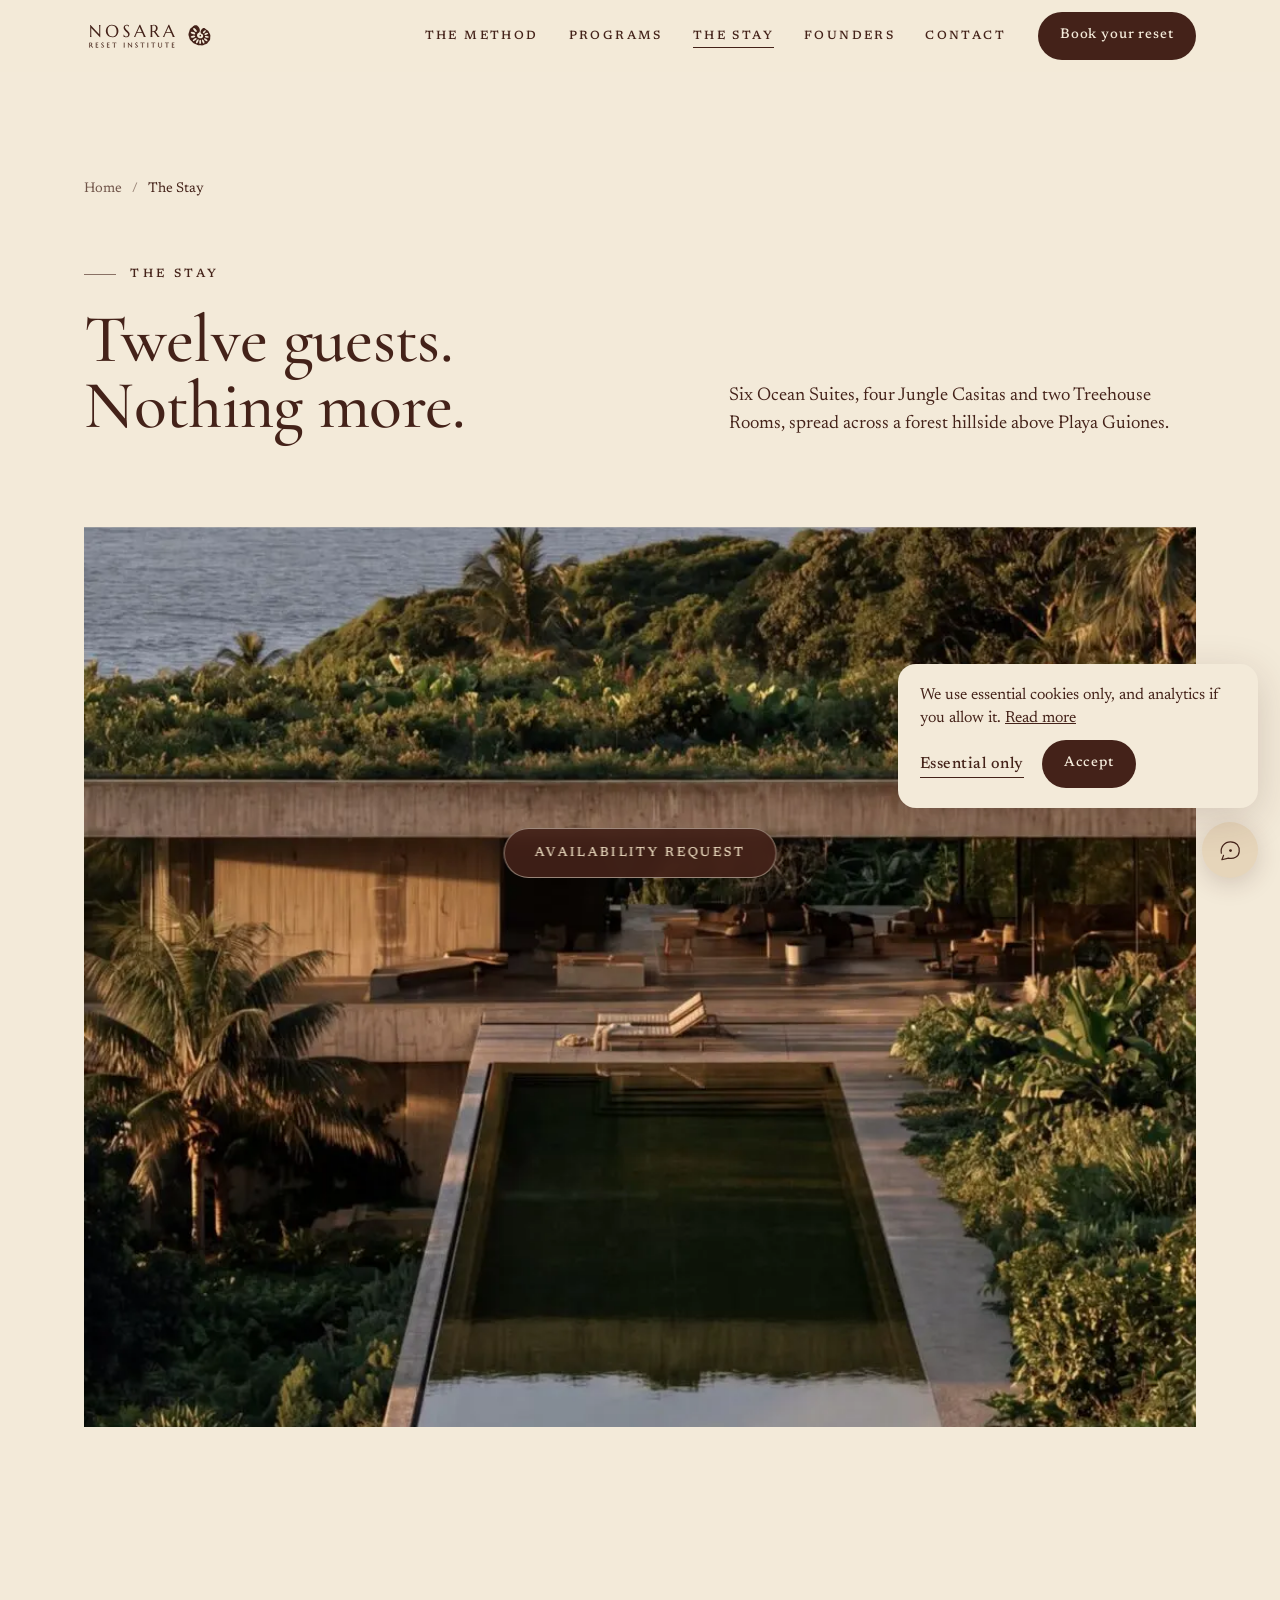
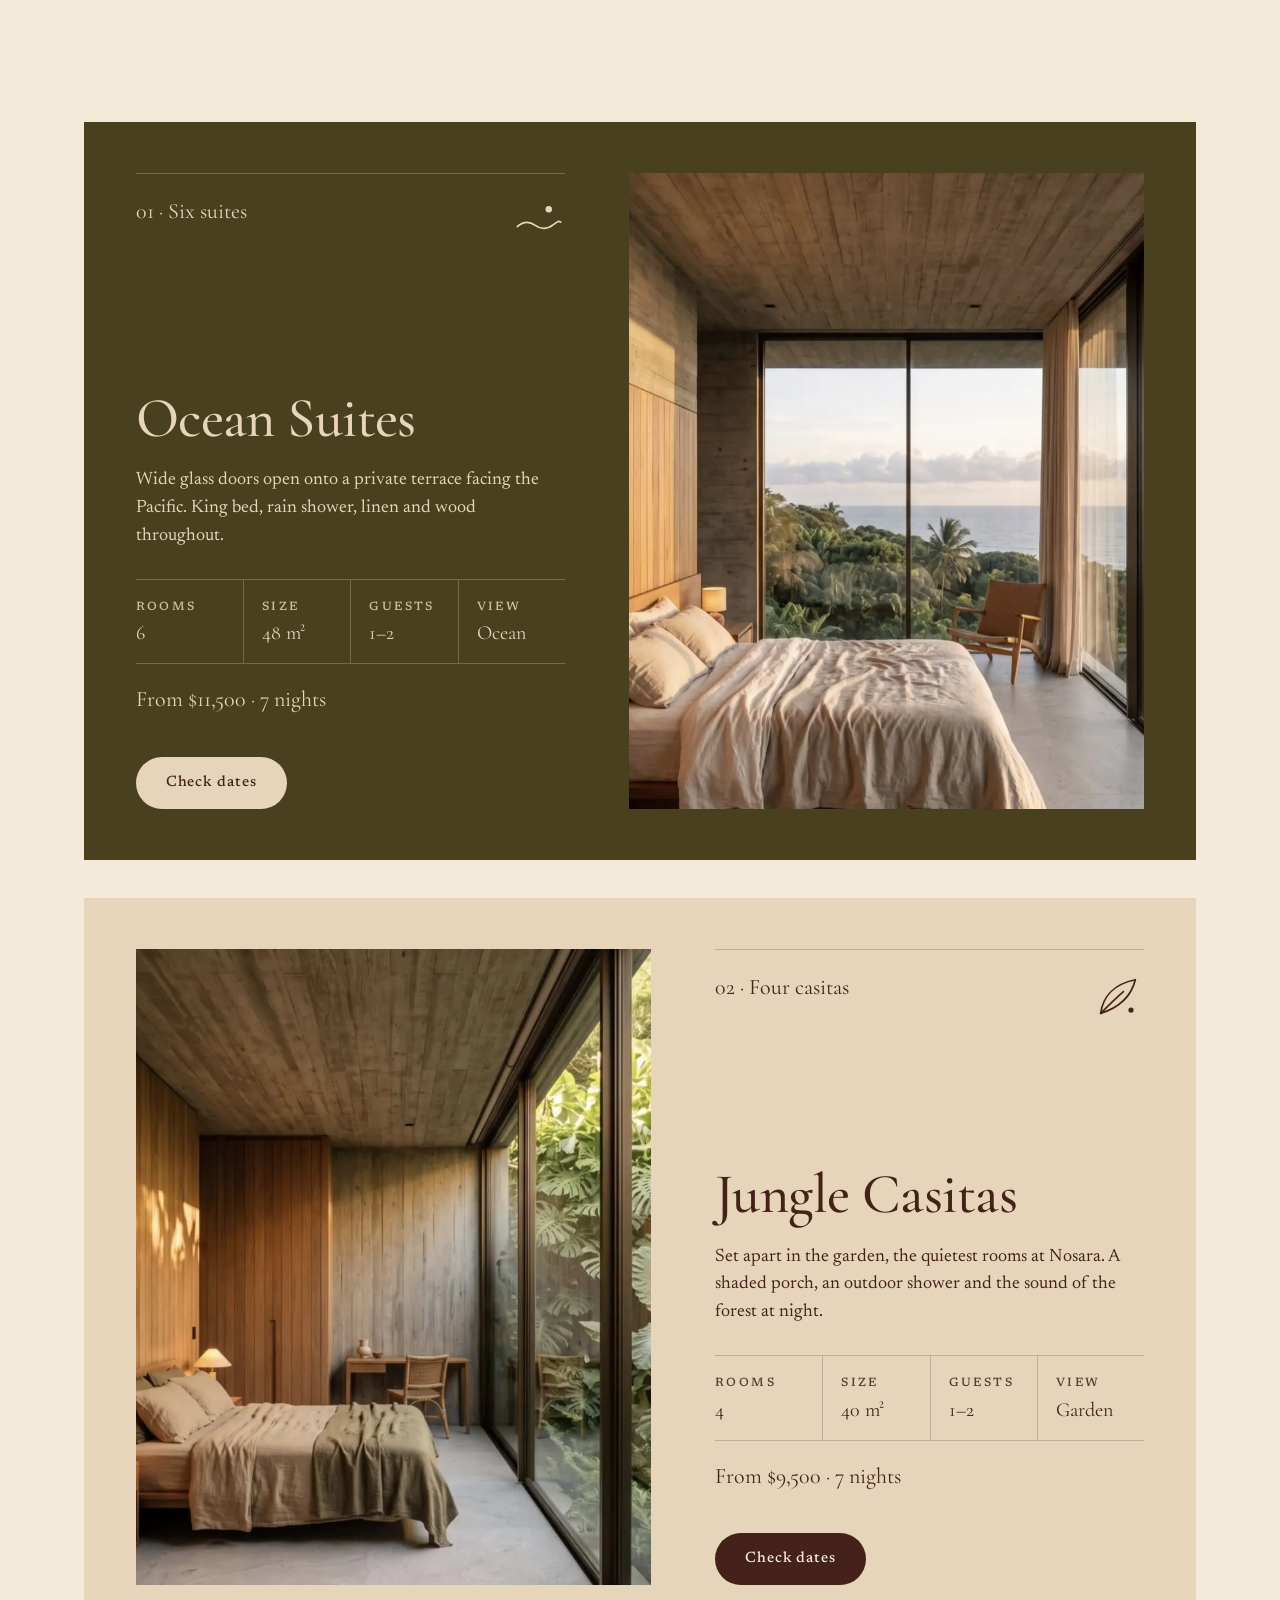
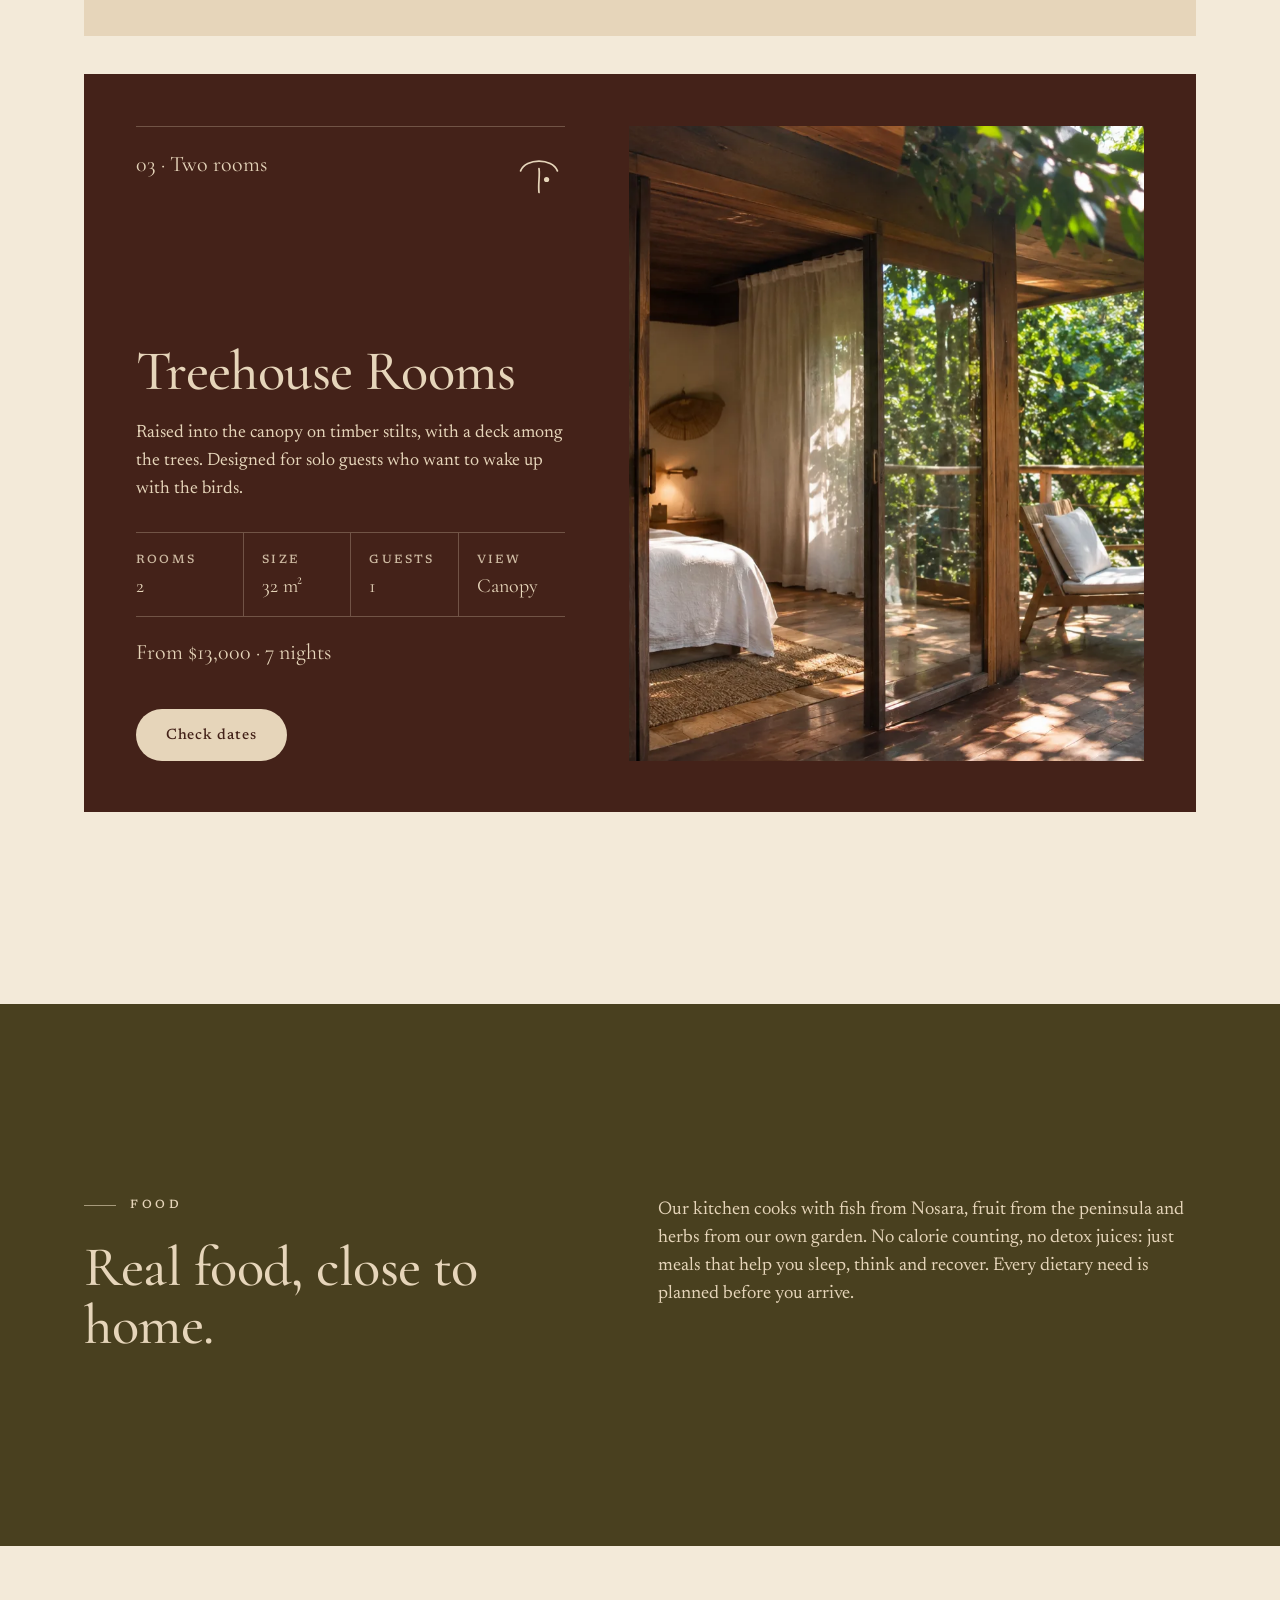
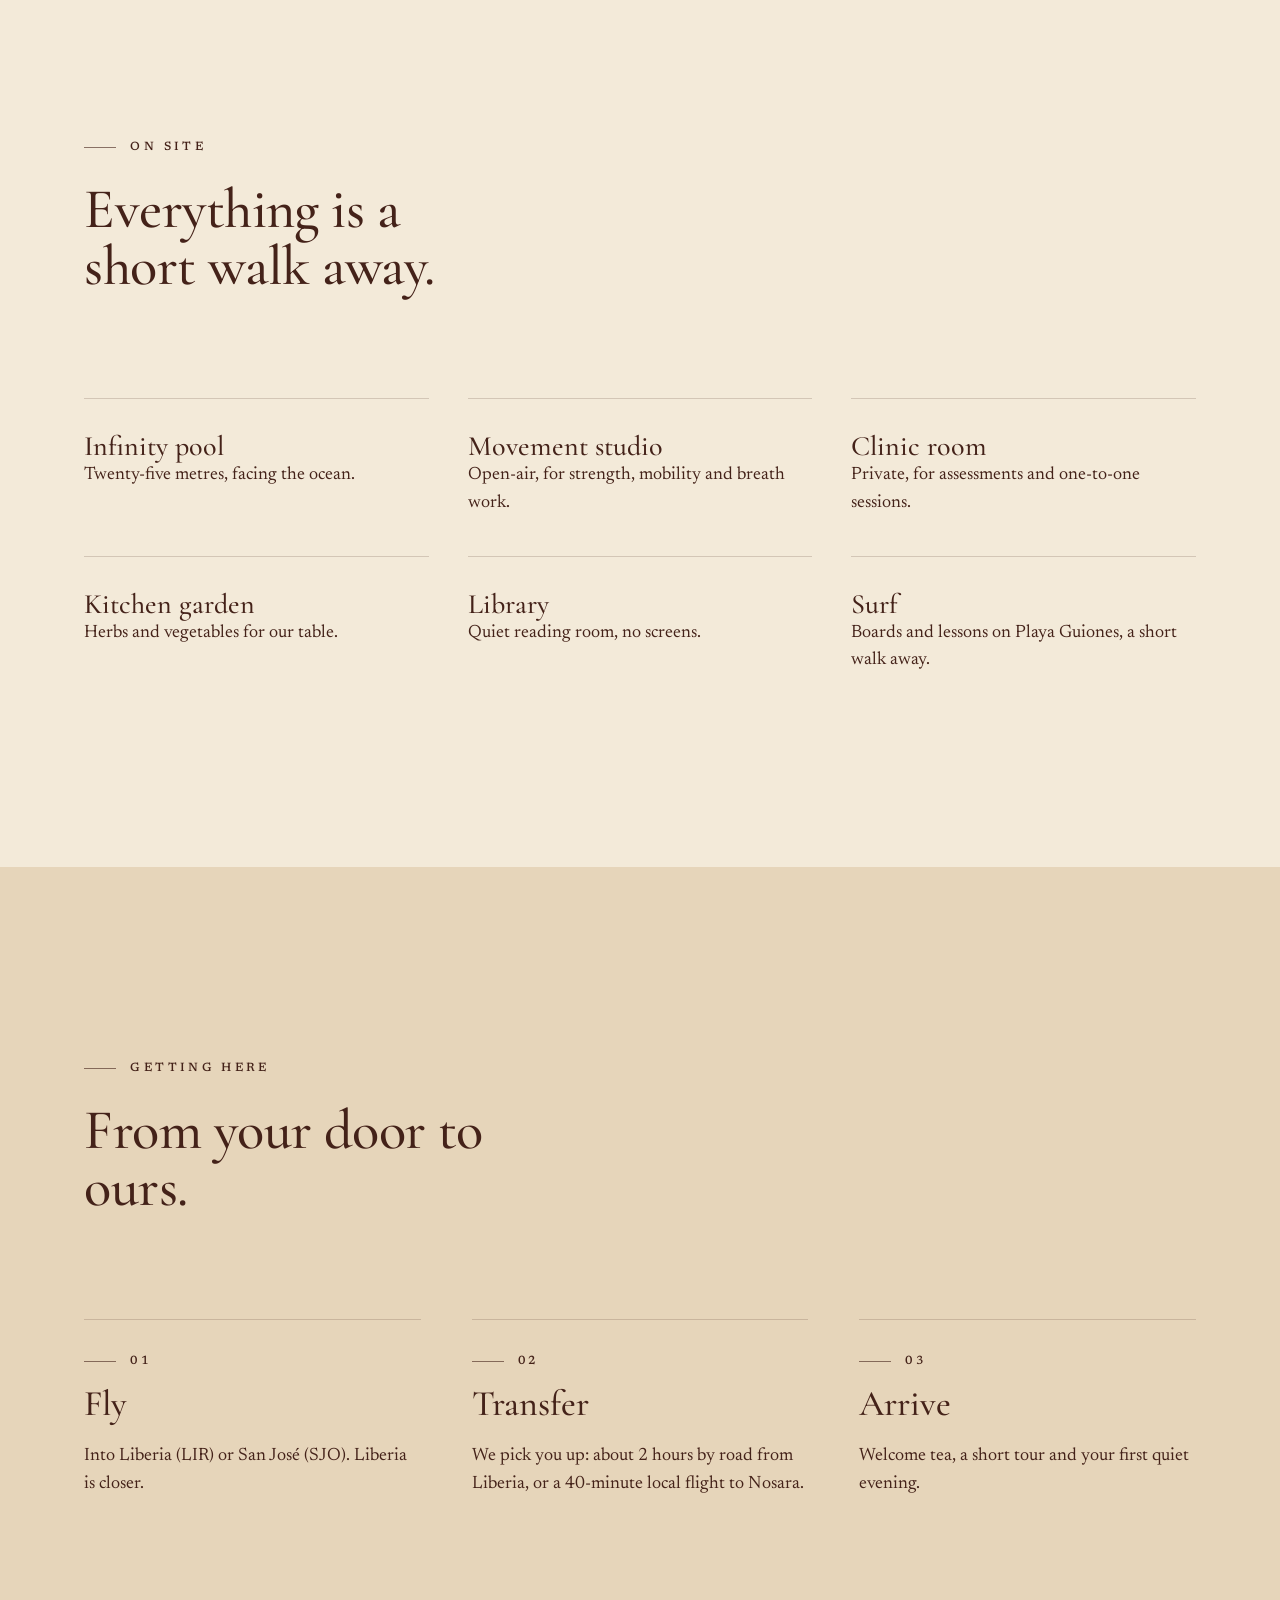
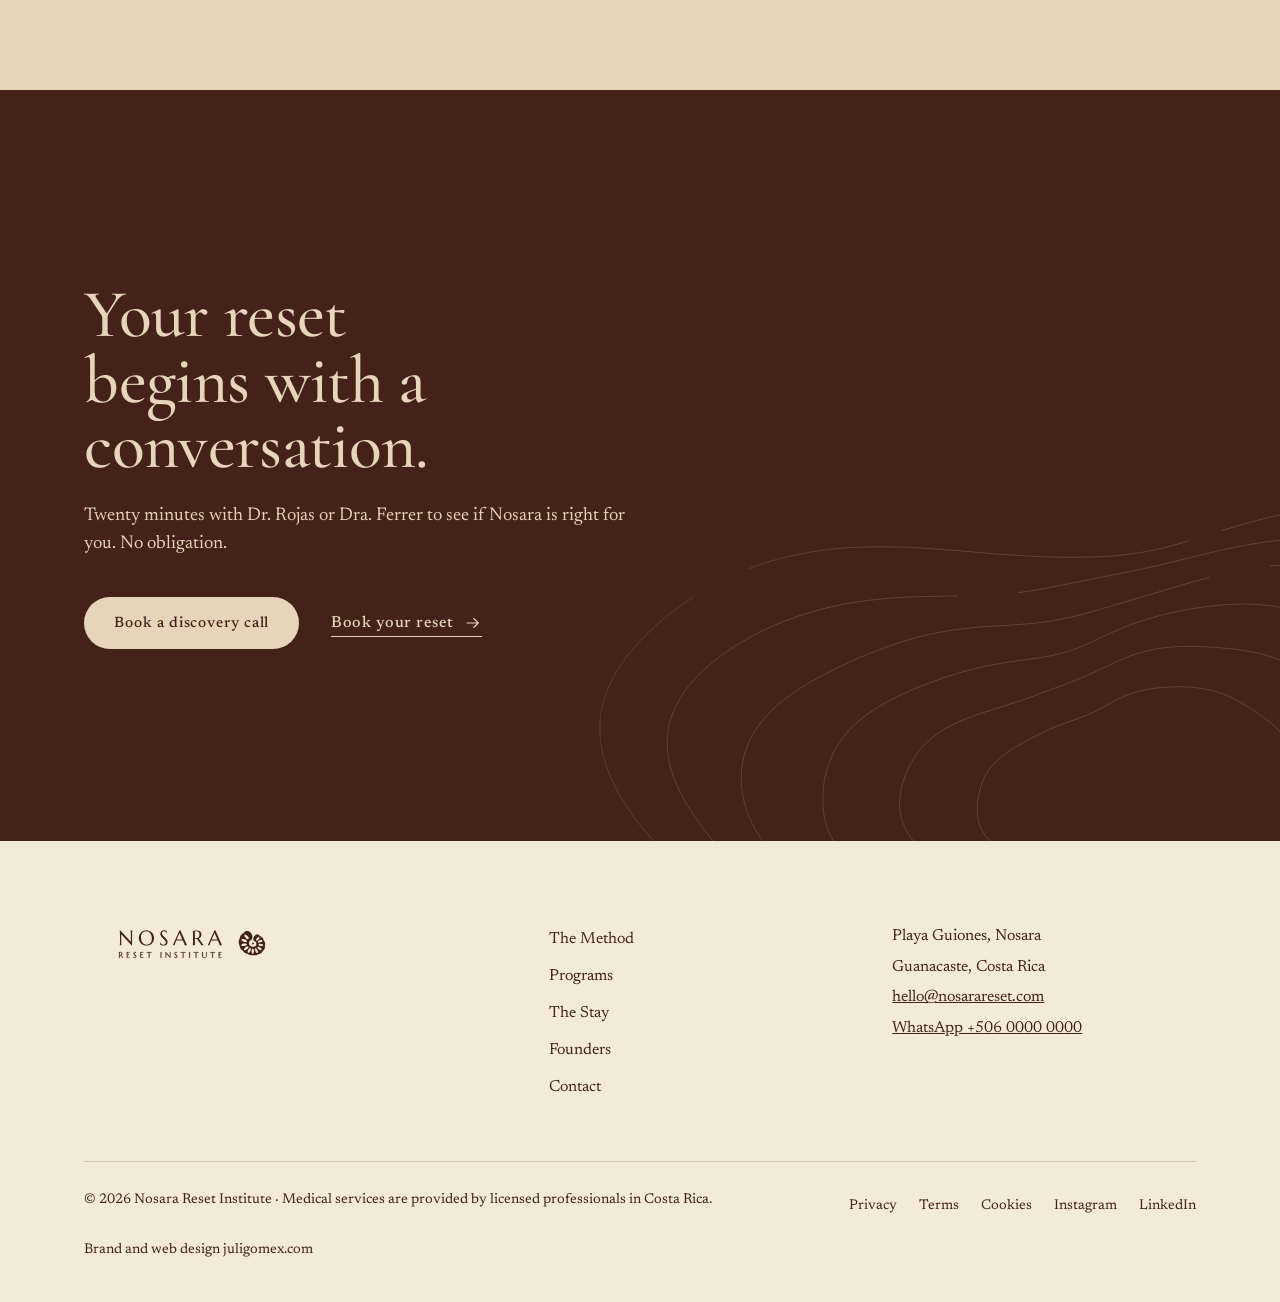
<file: public/stay.html>
<!DOCTYPE html>
<html lang="en">
<head>
<meta charset="utf-8">
<meta name="viewport" content="width=device-width, initial-scale=1">
<title>The Stay — Nosara Reset Institute</title>
<meta name="description" content="Ocean Suites, Jungle Casitas and Treehouse Rooms for twelve guests above Playa Guiones, Nosara.">
<meta property="og:title" content="The Stay — Nosara Reset Institute"><meta property="og:description" content="Ocean Suites, Jungle Casitas and Treehouse Rooms for twelve guests above Playa Guiones, Nosara."><meta property="og:image" content="img/aerial-pool.webp">
<link rel="icon" href="logos/nosara-submark-ciruela.svg">
<link rel="preconnect" href="https://fonts.googleapis.com"><link rel="preconnect" href="https://fonts.gstatic.com" crossorigin><link rel="stylesheet" href="https://fonts.googleapis.com/css2?family=Cormorant+Garamond:ital,wght@0,500;1,500&family=Newsreader:ital,opsz,wght@0,6..72,400;0,6..72,500;1,6..72,400&display=swap">

<link rel="stylesheet" href="site.css">
</head>
<body class="is-page">
<a class="skip" href="#main">Skip to content</a>
<header class="top" id="top">
  <a class="logo" href="index.html" aria-label="Nosara Reset Institute, home">
    <img class="lg-dark" src="logos/nosara-horizontal-arena.svg" alt="" width="190" height="40">
    <img class="lg-light" src="logos/nosara-horizontal-ciruela.svg" alt="" width="190" height="40">
  </a>
  <nav class="nav" aria-label="Main"><a href="method.html">The Method</a><a href="programs.html">Programs</a><a href="stay.html" aria-current="page">The Stay</a><a href="founders.html">Founders</a><a href="contact.html">Contact</a></nav>
  <a class="btn btn-sm" href="book.html">Book your reset</a>
  <button class="menu-btn" aria-expanded="false" aria-controls="mnav"><span></span><span></span><span class="sr">Menu</span></button>
</header>
<div class="mnav" id="mnav" hidden>
  <nav aria-label="Mobile"><a href="method.html">The Method</a><a href="programs.html">Programs</a><a href="stay.html" aria-current="page">The Stay</a><a href="founders.html">Founders</a><a href="contact.html">Contact</a></nav>
  <a class="btn" href="book.html">Book your reset</a>
</div>
<main id="main">
<section class="page-hero" data-header="light">
  <div class="wrap">
    <nav class="crumbs" aria-label="Breadcrumb"><ol><li><a href="index.html">Home</a></li><li><a href="stay.html" aria-current="page">The Stay</a></li></ol></nav>
    <div class="ph-grid">
      <div><p class="eyebrow">The stay</p><h1 class="h-xl">Twelve guests. Nothing more.</h1></div>
      <div class="ph-side"><p class="body-l">Six Ocean Suites, four Jungle Casitas and two Treehouse Rooms, spread across a forest hillside above Playa Guiones.</p></div>
    </div>
  </div>
  <figure class="ph-img wipe wrap"><img src="img/aerial-pool.webp" alt="The pool and pavilion from above" width="1600" height="900"></figure>
</section><section class="plist" id="rooms" data-header="light" aria-label="Rooms"><div class="wrap">
<article class="pcard2 bg-oliva rv" id="ocean" aria-label="Ocean Suites">
  <div class="panel-txt">
    <div class="p-top"><p class="p-num">01 · Six suites</p><svg class="ico" viewBox="0 0 48 48" width="52" height="52" aria-hidden="true"><g fill="none" stroke="currentColor" stroke-width="1.6" stroke-linecap="round" stroke-linejoin="round"><path d="M4 30C10 25 15 25 20.5 29S31 33 37 28.5 42 25 44 26" pathLength="1"/></g><circle class="pt" cx="33" cy="14" r="3" fill="currentColor"/></svg></div>
    <h2 class="h-l">Ocean Suites</h2>
    <p class="body">Wide glass doors open onto a private terrace facing the Pacific. King bed, rain shower, linen and wood throughout.</p>
    <dl class="facts facts-4c"><div><dt>Rooms</dt><dd>6</dd></div><div><dt>Size</dt><dd>48 m²</dd></div><div><dt>Guests</dt><dd>1–2</dd></div><div><dt>View</dt><dd>Ocean</dd></div></dl>
    <p class="rc-from">From $11,500 · 7 nights</p>
    <div class="ctas"><a class="btn btn-light" href="book.html">Check dates</a></div>
  </div>
  <figure class="panel-img pz"><img src="img/bedroom-ocean.webp" alt="Ocean Suites interior" loading="lazy" width="1000" height="1250"></figure>
</article>
<article class="pcard2 bg-arena rv" id="jungle" aria-label="Jungle Casitas">
  <div class="panel-txt">
    <div class="p-top"><p class="p-num">02 · Four casitas</p><svg class="ico" viewBox="0 0 48 48" width="52" height="52" aria-hidden="true"><g fill="none" stroke="currentColor" stroke-width="1.6" stroke-linecap="round" stroke-linejoin="round"><path d="M8 40C10 25 20 13 40 9C36 25 24 35 8 40" pathLength="1"/><path d="M8 40C15 33 22 26 29 20" pathLength="1"/></g><circle class="pt" cx="36" cy="37" r="2.4" fill="currentColor"/></svg></div>
    <h2 class="h-l">Jungle Casitas</h2>
    <p class="body">Set apart in the garden, the quietest rooms at Nosara. A shaded porch, an outdoor shower and the sound of the forest at night.</p>
    <dl class="facts facts-4c"><div><dt>Rooms</dt><dd>4</dd></div><div><dt>Size</dt><dd>40 m²</dd></div><div><dt>Guests</dt><dd>1–2</dd></div><div><dt>View</dt><dd>Garden</dd></div></dl>
    <p class="rc-from">From $9,500 · 7 nights</p>
    <div class="ctas"><a class="btn" href="book.html">Check dates</a></div>
  </div>
  <figure class="panel-img pz"><img src="img/bedroom-jungle.webp" alt="Jungle Casitas interior" loading="lazy" width="1000" height="1250"></figure>
</article>
<article class="pcard2 bg-ciruela rv" id="tree" aria-label="Treehouse Rooms">
  <div class="panel-txt">
    <div class="p-top"><p class="p-num">03 · Two rooms</p><svg class="ico" viewBox="0 0 48 48" width="52" height="52" aria-hidden="true"><g fill="none" stroke="currentColor" stroke-width="1.6" stroke-linecap="round" stroke-linejoin="round"><path d="M7 22C12 10 36 10 41 22" pathLength="1"/><path d="M24 42C23 34 25 27 24 20" pathLength="1"/></g><circle class="pt" cx="31" cy="30" r="2.4" fill="currentColor"/></svg></div>
    <h2 class="h-l">Treehouse Rooms</h2>
    <p class="body">Raised into the canopy on timber stilts, with a deck among the trees. Designed for solo guests who want to wake up with the birds.</p>
    <dl class="facts facts-4c"><div><dt>Rooms</dt><dd>2</dd></div><div><dt>Size</dt><dd>32 m²</dd></div><div><dt>Guests</dt><dd>1</dd></div><div><dt>View</dt><dd>Canopy</dd></div></dl>
    <p class="rc-from">From $13,000 · 7 nights</p>
    <div class="ctas"><a class="btn btn-light" href="book.html">Check dates</a></div>
  </div>
  <figure class="panel-img pz"><img src="img/treehouse.webp" alt="Treehouse Rooms interior" loading="lazy" width="1000" height="1250"></figure>
</article></div></section>
<section class="block dark-oliva" data-header="dark"><div class="wrap two">
  <div><div class="sec-head"><p class="eyebrow">Food</p><h2 class="h-l">Real food, close to home.</h2></div></div>
  <div class="rv"><p class="body-l">Our kitchen cooks with fish from Nosara, fruit from the peninsula and herbs from our own garden. No calorie counting, no detox juices: just meals that help you sleep, think and recover. Every dietary need is planned before you arrive.</p></div>
</div></section>
<section class="block" data-header="light"><div class="wrap"><div class="sec-head"><p class="eyebrow">On site</p><h2 class="h-l">Everything is a short walk away.</h2></div>
<dl class="grid-3"><div class="rv"><dt class="h-s">Infinity pool</dt><dd class="body">Twenty-five metres, facing the ocean.</dd></div><div class="rv"><dt class="h-s">Movement studio</dt><dd class="body">Open-air, for strength, mobility and breath work.</dd></div><div class="rv"><dt class="h-s">Clinic room</dt><dd class="body">Private, for assessments and one-to-one sessions.</dd></div><div class="rv"><dt class="h-s">Kitchen garden</dt><dd class="body">Herbs and vegetables for our table.</dd></div><div class="rv"><dt class="h-s">Library</dt><dd class="body">Quiet reading room, no screens.</dd></div><div class="rv"><dt class="h-s">Surf</dt><dd class="body">Boards and lessons on Playa Guiones, a short walk away.</dd></div></dl></div></section>
<section class="block alt" id="getting-here" data-header="light"><div class="wrap"><div class="sec-head"><p class="eyebrow">Getting here</p><h2 class="h-l">From your door to ours.</h2></div>
<ol class="steps"><li class="rv"><p class="eyebrow">01</p><h3 class="h-m">Fly</h3><p class="body">Into Liberia (LIR) or San José (SJO). Liberia is closer.</p></li><li class="rv"><p class="eyebrow">02</p><h3 class="h-m">Transfer</h3><p class="body">We pick you up: about 2 hours by road from Liberia, or a 40-minute local flight to Nosara.</p></li><li class="rv"><p class="eyebrow">03</p><h3 class="h-m">Arrive</h3><p class="body">Welcome tea, a short tour and your first quiet evening.</p></li></ol></div></section>
<section class="close" id="contact-band" data-header="dark">
  <div class="lines on-dark corner"><svg viewBox="0 0 1440 900" preserveAspectRatio="xMidYMid slice" aria-hidden="true"><g fill="none" stroke="currentColor" stroke-linecap="round"><g class="spin" style="transform-origin:1300px 820px;--a:1.2deg;animation-duration:18.8s;animation-delay:-4.8s"><g class="pulse" style="transform-origin:1300px 820px;animation-duration:9.4s;animation-delay:-1.7s"><g class="lg"><path class="hit" d="M1824.8 820.0 C1815.1 832.4 1802.8 844.1 1792.3 855.2 C1781.7 866.3 1770.5 876.4 1761.4 886.7 C1752.3 896.9 1744.6 906.6 1737.8 916.7 C1731.0 926.8 1726.0 936.9 1720.5 947.3 C1715.0 957.7 1710.4 968.3 1704.9 979.0 C1699.3 989.6 1693.6 1000.4 1687.4 1011.4 C1681.1 1022.4 1674.6 1033.5 1667.4 1045.0 C1660.3 1056.4 1653.1 1068.4 1644.5 1080.2 C1635.9 1091.9 1626.9 1104.4 1615.8 1115.6 C1604.8 1126.8 1592.3 1138.1 1578.1 1147.5 C1563.9 1157.0 1547.6 1165.3 1530.7 1172.3 C1513.7 1179.2 1495.1 1184.6 1476.4 1189.2 C1457.8 1193.9 1438.3 1197.4 1418.8 1200.2 C1399.4 1203.1 1379.5 1205.4 1359.7 1206.3 C1339.9 1207.2 1319.6 1207.5 1300.0 1205.7 C1280.4 1203.9 1260.5 1200.5 1242.0 1195.6 C1223.4 1190.6 1205.4 1183.4 1188.8 1175.8 C1172.2 1168.2 1156.8 1158.8 1142.4 1149.8 C1128.0 1140.9 1114.8 1131.2 1102.3 1122.0 C1089.7 1112.7 1078.1 1103.5 1067.1 1094.3 C1056.1 1085.1 1046.0 1075.9 1036.3 1066.8 C1026.6 1057.7 1018.1 1048.5 1008.8 1039.9 C999.5 1031.4 991.1 1023.0 980.7 1015.5 C970.3 1008.0 959.4 1001.3 946.4 994.7 C933.4 988.1 918.4 982.5 902.9 975.9 C887.4 969.3 869.8 963.0 853.4 955.2 C836.9 947.5 819.8 939.0 804.5 929.5 C789.2 919.9 774.6 909.2 761.5 897.8 C748.3 886.4 736.2 874.0 725.5 861.1 C714.7 848.1 704.6 834.2 696.7 820.0 C688.9 805.8 682.0 790.6 678.5 775.6 C675.0 760.5 673.8 744.8 675.9 729.8 C678.1 714.8 683.7 699.7 691.5 685.5 C699.2 671.4 710.3 657.8 722.3 645.1 C734.3 632.4 748.5 620.4 763.6 609.4 C778.6 598.4 794.9 588.0 812.7 579.2 C830.4 570.4 849.6 562.5 869.9 556.7 C890.3 550.8 912.6 546.7 934.7 544.1 C956.8 541.6 980.4 541.3 1002.4 541.5 C1024.3 541.6 1046.4 543.6 1066.5 544.9 C1086.5 546.3 1105.3 548.3 1123.0 549.6 C1140.6 550.9 1156.6 551.9 1172.2 552.5 C1187.8 553.1 1202.2 553.3 1216.6 553.1 C1230.9 552.9 1244.5 552.5 1258.4 551.1 C1272.3 549.7 1285.7 547.8 1300.0 544.8 C1314.3 541.7 1328.6 537.4 1344.4 532.7 C1360.2 528.1 1376.9 522.0 1394.7 517.1 C1412.5 512.2 1431.8 506.7 1451.4 503.2 C1470.9 499.7 1491.6 497.1 1512.0 496.2 C1532.4 495.3 1553.1 496.0 1573.6 497.7 C1594.2 499.4 1614.8 502.4 1635.1 506.3 C1655.5 510.2 1676.3 514.9 1695.9 521.0 C1715.6 527.0 1735.5 534.0 1753.0 542.6 C1770.5 551.2 1787.3 561.3 1801.0 572.5 C1814.7 583.7 1826.2 596.6 1835.4 609.8 C1844.6 623.0 1851.1 637.4 1856.1 651.6 C1861.1 665.9 1864.0 680.6 1865.3 695.1 C1866.6 709.6 1866.4 724.2 1863.9 738.5 C1861.5 752.7 1857.0 767.1 1850.4 780.7 C1843.9 794.2 1834.5 807.6 1824.8 820.0 Z"/><path class="ln" d="M1824.8 820.0 C1815.1 832.4 1802.8 844.1 1792.3 855.2 C1781.7 866.3 1770.5 876.4 1761.4 886.7 C1752.3 896.9 1744.6 906.6 1737.8 916.7 C1731.0 926.8 1726.0 936.9 1720.5 947.3 C1715.0 957.7 1710.4 968.3 1704.9 979.0 C1699.3 989.6 1693.6 1000.4 1687.4 1011.4 C1681.1 1022.4 1674.6 1033.5 1667.4 1045.0 C1660.3 1056.4 1653.1 1068.4 1644.5 1080.2 C1635.9 1091.9 1626.9 1104.4 1615.8 1115.6 C1604.8 1126.8 1592.3 1138.1 1578.1 1147.5 C1563.9 1157.0 1547.6 1165.3 1530.7 1172.3 C1513.7 1179.2 1495.1 1184.6 1476.4 1189.2 C1457.8 1193.9 1438.3 1197.4 1418.8 1200.2 C1399.4 1203.1 1379.5 1205.4 1359.7 1206.3 C1339.9 1207.2 1319.6 1207.5 1300.0 1205.7 C1280.4 1203.9 1260.5 1200.5 1242.0 1195.6 C1223.4 1190.6 1205.4 1183.4 1188.8 1175.8 C1172.2 1168.2 1156.8 1158.8 1142.4 1149.8 C1128.0 1140.9 1114.8 1131.2 1102.3 1122.0 C1089.7 1112.7 1078.1 1103.5 1067.1 1094.3 C1056.1 1085.1 1046.0 1075.9 1036.3 1066.8 C1026.6 1057.7 1018.1 1048.5 1008.8 1039.9 C999.5 1031.4 991.1 1023.0 980.7 1015.5 C970.3 1008.0 959.4 1001.3 946.4 994.7 C933.4 988.1 918.4 982.5 902.9 975.9 C887.4 969.3 869.8 963.0 853.4 955.2 C836.9 947.5 819.8 939.0 804.5 929.5 C789.2 919.9 774.6 909.2 761.5 897.8 C748.3 886.4 736.2 874.0 725.5 861.1 C714.7 848.1 704.6 834.2 696.7 820.0 C688.9 805.8 682.0 790.6 678.5 775.6 C675.0 760.5 673.8 744.8 675.9 729.8 C678.1 714.8 683.7 699.7 691.5 685.5 C699.2 671.4 710.3 657.8 722.3 645.1 C734.3 632.4 748.5 620.4 763.6 609.4 C778.6 598.4 794.9 588.0 812.7 579.2 C830.4 570.4 849.6 562.5 869.9 556.7 C890.3 550.8 912.6 546.7 934.7 544.1 C956.8 541.6 980.4 541.3 1002.4 541.5 C1024.3 541.6 1046.4 543.6 1066.5 544.9 C1086.5 546.3 1105.3 548.3 1123.0 549.6 C1140.6 550.9 1156.6 551.9 1172.2 552.5 C1187.8 553.1 1202.2 553.3 1216.6 553.1 C1230.9 552.9 1244.5 552.5 1258.4 551.1 C1272.3 549.7 1285.7 547.8 1300.0 544.8 C1314.3 541.7 1328.6 537.4 1344.4 532.7 C1360.2 528.1 1376.9 522.0 1394.7 517.1 C1412.5 512.2 1431.8 506.7 1451.4 503.2 C1470.9 499.7 1491.6 497.1 1512.0 496.2 C1532.4 495.3 1553.1 496.0 1573.6 497.7 C1594.2 499.4 1614.8 502.4 1635.1 506.3 C1655.5 510.2 1676.3 514.9 1695.9 521.0 C1715.6 527.0 1735.5 534.0 1753.0 542.6 C1770.5 551.2 1787.3 561.3 1801.0 572.5 C1814.7 583.7 1826.2 596.6 1835.4 609.8 C1844.6 623.0 1851.1 637.4 1856.1 651.6 C1861.1 665.9 1864.0 680.6 1865.3 695.1 C1866.6 709.6 1866.4 724.2 1863.9 738.5 C1861.5 752.7 1857.0 767.1 1850.4 780.7 C1843.9 794.2 1834.5 807.6 1824.8 820.0 Z" style="animation-duration:45s"/></g></g></g><g class="spin" style="transform-origin:1300px 820px;--a:1.73deg;animation-duration:19.9s;animation-delay:-12.9s"><g class="pulse" style="transform-origin:1300px 820px;animation-duration:11.6s;animation-delay:-10.6s"><g class="lg"><path class="hit" d="M1730.0 820.0 C1725.0 830.2 1719.1 839.9 1714.6 849.6 C1710.0 859.3 1706.0 868.6 1702.7 878.2 C1699.5 887.8 1697.6 897.4 1694.9 907.3 C1692.3 917.1 1690.4 927.2 1687.0 937.2 C1683.6 947.1 1679.5 957.2 1674.4 967.0 C1669.3 976.8 1662.9 986.4 1656.2 996.0 C1649.5 1005.6 1642.1 1015.0 1634.4 1024.7 C1626.7 1034.4 1618.9 1044.4 1610.1 1054.2 C1601.3 1064.0 1592.2 1074.3 1581.6 1083.5 C1570.9 1092.8 1559.1 1102.0 1546.0 1109.7 C1532.9 1117.5 1518.2 1124.4 1503.0 1130.0 C1487.8 1135.7 1471.2 1140.1 1454.7 1143.7 C1438.1 1147.2 1420.8 1149.8 1403.6 1151.3 C1386.3 1152.8 1368.7 1153.5 1351.4 1152.5 C1334.1 1151.6 1316.5 1149.4 1300.0 1145.6 C1283.5 1141.7 1267.1 1136.0 1252.2 1129.6 C1237.2 1123.1 1223.3 1114.8 1210.3 1107.1 C1197.3 1099.3 1185.7 1090.7 1174.2 1083.2 C1162.8 1075.7 1152.3 1068.5 1141.6 1062.0 C1130.8 1055.4 1120.4 1049.7 1109.8 1044.0 C1099.2 1038.3 1088.8 1033.0 1078.2 1027.6 C1067.6 1022.2 1057.2 1016.9 1046.2 1011.6 C1035.3 1006.4 1024.3 1001.3 1012.2 996.2 C1000.2 991.1 987.3 986.4 973.8 981.1 C960.4 975.9 945.5 970.8 931.3 964.7 C917.1 958.6 902.1 952.1 888.6 944.6 C875.1 937.0 862.1 928.5 850.2 919.4 C838.4 910.2 827.8 900.2 817.7 889.7 C807.7 879.2 798.3 868.1 789.8 856.5 C781.3 844.8 772.8 832.6 766.6 820.0 C760.3 807.4 754.6 794.0 752.3 780.9 C750.0 767.7 749.8 753.9 752.9 740.9 C756.0 728.0 762.5 715.0 771.0 703.1 C779.4 691.2 791.1 679.9 803.7 669.7 C816.2 659.5 831.0 650.1 846.3 641.9 C861.6 633.6 878.3 626.2 895.6 620.2 C913.0 614.2 931.6 609.4 950.1 605.8 C968.7 602.2 988.5 600.3 1007.1 598.8 C1025.6 597.3 1044.5 597.4 1061.6 596.9 C1078.7 596.4 1094.8 596.6 1109.7 595.9 C1124.6 595.1 1137.8 593.9 1150.9 592.3 C1164.0 590.6 1175.8 588.1 1188.1 585.8 C1200.4 583.5 1212.3 580.9 1224.5 578.5 C1236.7 576.0 1249.0 573.8 1261.5 571.2 C1274.1 568.7 1286.7 566.1 1300.0 563.1 C1313.3 560.1 1326.8 556.5 1341.3 553.1 C1355.7 549.6 1370.9 545.5 1386.8 542.4 C1402.6 539.3 1419.5 536.2 1436.4 534.5 C1453.4 532.7 1471.0 531.9 1488.6 532.0 C1506.1 532.2 1523.9 533.4 1541.7 535.3 C1559.5 537.2 1577.7 539.9 1595.4 543.6 C1613.1 547.2 1631.3 551.5 1648.0 557.2 C1664.6 563.0 1681.2 569.8 1695.0 578.2 C1708.8 586.5 1721.1 596.5 1730.6 607.3 C1740.1 618.0 1746.8 630.4 1751.8 642.6 C1756.8 654.9 1758.9 668.0 1760.4 680.6 C1761.9 693.2 1761.6 705.9 1760.8 718.2 C1760.0 730.4 1758.2 742.5 1755.6 754.2 C1752.9 765.8 1749.2 777.2 1745.0 788.2 C1740.7 799.2 1735.1 809.8 1730.0 820.0 Z"/><path class="ln" d="M1730.0 820.0 C1725.0 830.2 1719.1 839.9 1714.6 849.6 C1710.0 859.3 1706.0 868.6 1702.7 878.2 C1699.5 887.8 1697.6 897.4 1694.9 907.3 C1692.3 917.1 1690.4 927.2 1687.0 937.2 C1683.6 947.1 1679.5 957.2 1674.4 967.0 C1669.3 976.8 1662.9 986.4 1656.2 996.0 C1649.5 1005.6 1642.1 1015.0 1634.4 1024.7 C1626.7 1034.4 1618.9 1044.4 1610.1 1054.2 C1601.3 1064.0 1592.2 1074.3 1581.6 1083.5 C1570.9 1092.8 1559.1 1102.0 1546.0 1109.7 C1532.9 1117.5 1518.2 1124.4 1503.0 1130.0 C1487.8 1135.7 1471.2 1140.1 1454.7 1143.7 C1438.1 1147.2 1420.8 1149.8 1403.6 1151.3 C1386.3 1152.8 1368.7 1153.5 1351.4 1152.5 C1334.1 1151.6 1316.5 1149.4 1300.0 1145.6 C1283.5 1141.7 1267.1 1136.0 1252.2 1129.6 C1237.2 1123.1 1223.3 1114.8 1210.3 1107.1 C1197.3 1099.3 1185.7 1090.7 1174.2 1083.2 C1162.8 1075.7 1152.3 1068.5 1141.6 1062.0 C1130.8 1055.4 1120.4 1049.7 1109.8 1044.0 C1099.2 1038.3 1088.8 1033.0 1078.2 1027.6 C1067.6 1022.2 1057.2 1016.9 1046.2 1011.6 C1035.3 1006.4 1024.3 1001.3 1012.2 996.2 C1000.2 991.1 987.3 986.4 973.8 981.1 C960.4 975.9 945.5 970.8 931.3 964.7 C917.1 958.6 902.1 952.1 888.6 944.6 C875.1 937.0 862.1 928.5 850.2 919.4 C838.4 910.2 827.8 900.2 817.7 889.7 C807.7 879.2 798.3 868.1 789.8 856.5 C781.3 844.8 772.8 832.6 766.6 820.0 C760.3 807.4 754.6 794.0 752.3 780.9 C750.0 767.7 749.8 753.9 752.9 740.9 C756.0 728.0 762.5 715.0 771.0 703.1 C779.4 691.2 791.1 679.9 803.7 669.7 C816.2 659.5 831.0 650.1 846.3 641.9 C861.6 633.6 878.3 626.2 895.6 620.2 C913.0 614.2 931.6 609.4 950.1 605.8 C968.7 602.2 988.5 600.3 1007.1 598.8 C1025.6 597.3 1044.5 597.4 1061.6 596.9 C1078.7 596.4 1094.8 596.6 1109.7 595.9 C1124.6 595.1 1137.8 593.9 1150.9 592.3 C1164.0 590.6 1175.8 588.1 1188.1 585.8 C1200.4 583.5 1212.3 580.9 1224.5 578.5 C1236.7 576.0 1249.0 573.8 1261.5 571.2 C1274.1 568.7 1286.7 566.1 1300.0 563.1 C1313.3 560.1 1326.8 556.5 1341.3 553.1 C1355.7 549.6 1370.9 545.5 1386.8 542.4 C1402.6 539.3 1419.5 536.2 1436.4 534.5 C1453.4 532.7 1471.0 531.9 1488.6 532.0 C1506.1 532.2 1523.9 533.4 1541.7 535.3 C1559.5 537.2 1577.7 539.9 1595.4 543.6 C1613.1 547.2 1631.3 551.5 1648.0 557.2 C1664.6 563.0 1681.2 569.8 1695.0 578.2 C1708.8 586.5 1721.1 596.5 1730.6 607.3 C1740.1 618.0 1746.8 630.4 1751.8 642.6 C1756.8 654.9 1758.9 668.0 1760.4 680.6 C1761.9 693.2 1761.6 705.9 1760.8 718.2 C1760.0 730.4 1758.2 742.5 1755.6 754.2 C1752.9 765.8 1749.2 777.2 1745.0 788.2 C1740.7 799.2 1735.1 809.8 1730.0 820.0 Z" style="animation-duration:44s"/></g></g></g><g class="spin" style="transform-origin:1300px 820px;--a:2.27deg;animation-duration:15.8s;animation-delay:-6.2s"><g class="pulse" style="transform-origin:1300px 820px;animation-duration:10.4s;animation-delay:-6.4s"><g class="lg"><path class="hit" d="M1665.9 820.0 C1663.2 828.7 1659.1 837.1 1655.6 845.4 C1652.0 853.7 1647.9 861.7 1644.8 869.8 C1641.8 878.0 1639.3 886.0 1637.3 894.5 C1635.3 903.0 1634.5 911.8 1632.9 920.8 C1631.2 929.8 1630.1 939.3 1627.5 948.6 C1624.9 957.9 1621.6 967.4 1617.1 976.7 C1612.6 985.9 1607.0 995.1 1600.4 1004.0 C1593.9 1012.8 1586.4 1021.6 1578.0 1029.9 C1569.5 1038.2 1560.3 1046.6 1549.8 1053.8 C1539.2 1061.0 1527.6 1067.9 1514.9 1073.1 C1502.3 1078.4 1488.1 1082.6 1473.7 1085.3 C1459.4 1088.1 1443.8 1089.1 1428.8 1089.5 C1413.8 1089.9 1398.4 1088.9 1383.7 1087.7 C1369.0 1086.6 1354.6 1084.8 1340.6 1082.8 C1326.7 1080.8 1313.1 1078.7 1300.0 1075.9 C1286.9 1073.1 1274.1 1069.9 1262.0 1066.0 C1249.9 1062.1 1238.3 1057.4 1227.3 1052.6 C1216.4 1047.7 1206.2 1042.1 1196.3 1037.0 C1186.4 1031.9 1177.2 1026.7 1167.7 1022.0 C1158.3 1017.3 1149.1 1013.1 1139.6 1008.9 C1130.1 1004.8 1120.5 1001.0 1110.9 997.0 C1101.3 993.0 1091.7 989.0 1081.8 984.8 C1071.9 980.7 1062.2 976.4 1051.6 972.1 C1040.9 967.9 1030.0 963.7 1017.9 959.4 C1005.9 955.0 992.6 950.9 979.1 946.0 C965.7 941.1 950.7 936.0 937.1 929.9 C923.5 923.7 909.4 916.8 897.6 908.9 C885.9 901.0 875.1 892.1 866.5 882.7 C857.9 873.3 851.1 862.9 846.0 852.5 C840.8 842.0 837.4 830.9 835.5 820.0 C833.7 809.1 833.3 797.7 835.0 786.8 C836.7 775.8 840.2 764.7 845.8 754.4 C851.5 744.0 859.6 733.9 869.0 724.8 C878.4 715.6 890.2 707.2 902.0 699.5 C913.9 691.8 927.2 685.0 939.9 678.6 C952.7 672.3 965.8 666.5 978.8 661.3 C991.8 656.1 1004.7 651.3 1017.9 647.3 C1031.1 643.3 1044.6 639.9 1058.2 637.4 C1071.7 634.8 1085.8 633.3 1099.1 632.0 C1112.5 630.7 1125.8 630.3 1138.2 629.4 C1150.5 628.4 1162.1 627.8 1173.2 626.3 C1184.3 624.9 1194.4 622.9 1204.7 620.6 C1215.1 618.3 1224.8 615.4 1235.1 612.5 C1245.4 609.6 1255.7 606.4 1266.5 603.2 C1277.3 600.0 1288.3 596.8 1300.0 593.4 C1311.7 589.9 1323.8 586.2 1336.7 582.5 C1349.6 578.9 1363.4 574.7 1377.7 571.5 C1392.0 568.4 1407.4 565.1 1422.5 563.5 C1437.7 562.0 1453.7 561.3 1468.7 562.3 C1483.7 563.3 1498.7 566.0 1512.6 569.6 C1526.6 573.2 1539.8 578.3 1552.3 583.9 C1564.8 589.4 1576.6 595.9 1587.7 602.7 C1598.8 609.6 1609.4 616.9 1618.7 624.9 C1628.0 632.8 1636.7 641.3 1643.6 650.3 C1650.5 659.2 1656.0 668.9 1660.2 678.6 C1664.4 688.3 1666.9 698.5 1669.0 708.3 C1671.0 718.1 1671.9 728.0 1672.7 737.7 C1673.5 747.3 1674.0 756.7 1673.9 766.0 C1673.8 775.2 1673.6 784.4 1672.2 793.4 C1670.9 802.4 1668.7 811.3 1665.9 820.0 Z"/><path class="ln" d="M1665.9 820.0 C1663.2 828.7 1659.1 837.1 1655.6 845.4 C1652.0 853.7 1647.9 861.7 1644.8 869.8 C1641.8 878.0 1639.3 886.0 1637.3 894.5 C1635.3 903.0 1634.5 911.8 1632.9 920.8 C1631.2 929.8 1630.1 939.3 1627.5 948.6 C1624.9 957.9 1621.6 967.4 1617.1 976.7 C1612.6 985.9 1607.0 995.1 1600.4 1004.0 C1593.9 1012.8 1586.4 1021.6 1578.0 1029.9 C1569.5 1038.2 1560.3 1046.6 1549.8 1053.8 C1539.2 1061.0 1527.6 1067.9 1514.9 1073.1 C1502.3 1078.4 1488.1 1082.6 1473.7 1085.3 C1459.4 1088.1 1443.8 1089.1 1428.8 1089.5 C1413.8 1089.9 1398.4 1088.9 1383.7 1087.7 C1369.0 1086.6 1354.6 1084.8 1340.6 1082.8 C1326.7 1080.8 1313.1 1078.7 1300.0 1075.9 C1286.9 1073.1 1274.1 1069.9 1262.0 1066.0 C1249.9 1062.1 1238.3 1057.4 1227.3 1052.6 C1216.4 1047.7 1206.2 1042.1 1196.3 1037.0 C1186.4 1031.9 1177.2 1026.7 1167.7 1022.0 C1158.3 1017.3 1149.1 1013.1 1139.6 1008.9 C1130.1 1004.8 1120.5 1001.0 1110.9 997.0 C1101.3 993.0 1091.7 989.0 1081.8 984.8 C1071.9 980.7 1062.2 976.4 1051.6 972.1 C1040.9 967.9 1030.0 963.7 1017.9 959.4 C1005.9 955.0 992.6 950.9 979.1 946.0 C965.7 941.1 950.7 936.0 937.1 929.9 C923.5 923.7 909.4 916.8 897.6 908.9 C885.9 901.0 875.1 892.1 866.5 882.7 C857.9 873.3 851.1 862.9 846.0 852.5 C840.8 842.0 837.4 830.9 835.5 820.0 C833.7 809.1 833.3 797.7 835.0 786.8 C836.7 775.8 840.2 764.7 845.8 754.4 C851.5 744.0 859.6 733.9 869.0 724.8 C878.4 715.6 890.2 707.2 902.0 699.5 C913.9 691.8 927.2 685.0 939.9 678.6 C952.7 672.3 965.8 666.5 978.8 661.3 C991.8 656.1 1004.7 651.3 1017.9 647.3 C1031.1 643.3 1044.6 639.9 1058.2 637.4 C1071.7 634.8 1085.8 633.3 1099.1 632.0 C1112.5 630.7 1125.8 630.3 1138.2 629.4 C1150.5 628.4 1162.1 627.8 1173.2 626.3 C1184.3 624.9 1194.4 622.9 1204.7 620.6 C1215.1 618.3 1224.8 615.4 1235.1 612.5 C1245.4 609.6 1255.7 606.4 1266.5 603.2 C1277.3 600.0 1288.3 596.8 1300.0 593.4 C1311.7 589.9 1323.8 586.2 1336.7 582.5 C1349.6 578.9 1363.4 574.7 1377.7 571.5 C1392.0 568.4 1407.4 565.1 1422.5 563.5 C1437.7 562.0 1453.7 561.3 1468.7 562.3 C1483.7 563.3 1498.7 566.0 1512.6 569.6 C1526.6 573.2 1539.8 578.3 1552.3 583.9 C1564.8 589.4 1576.6 595.9 1587.7 602.7 C1598.8 609.6 1609.4 616.9 1618.7 624.9 C1628.0 632.8 1636.7 641.3 1643.6 650.3 C1650.5 659.2 1656.0 668.9 1660.2 678.6 C1664.4 688.3 1666.9 698.5 1669.0 708.3 C1671.0 718.1 1671.9 728.0 1672.7 737.7 C1673.5 747.3 1674.0 756.7 1673.9 766.0 C1673.8 775.2 1673.6 784.4 1672.2 793.4 C1670.9 802.4 1668.7 811.3 1665.9 820.0 Z" style="animation-duration:53s"/></g></g></g><g class="spin" style="transform-origin:1300px 820px;--a:2.8deg;animation-duration:17.3s;animation-delay:-6.3s"><g class="pulse" style="transform-origin:1300px 820px;animation-duration:8.6s;animation-delay:-4.0s"><g class="lg"><path class="hit" d="M1595.0 820.0 C1594.5 827.0 1593.5 833.9 1592.7 840.9 C1592.0 847.9 1590.9 854.8 1590.3 862.0 C1589.7 869.1 1589.6 876.3 1589.4 883.9 C1589.1 891.5 1589.7 899.5 1589.0 907.5 C1588.4 915.5 1587.9 924.1 1585.6 932.1 C1583.3 940.2 1580.0 948.4 1575.2 956.0 C1570.4 963.5 1564.0 970.7 1556.9 977.3 C1549.7 983.9 1541.3 989.9 1532.5 995.6 C1523.7 1001.2 1514.1 1006.4 1504.2 1011.1 C1494.2 1015.7 1483.6 1020.0 1472.7 1023.3 C1461.7 1026.7 1450.0 1029.4 1438.2 1031.1 C1426.4 1032.7 1414.0 1033.4 1402.0 1033.5 C1390.0 1033.5 1377.8 1032.6 1366.1 1031.5 C1354.5 1030.5 1343.1 1028.9 1332.0 1027.3 C1321.0 1025.6 1310.3 1023.9 1300.0 1021.7 C1289.7 1019.5 1279.6 1017.1 1270.0 1014.1 C1260.4 1011.1 1251.2 1007.5 1242.6 1003.7 C1233.9 1000.0 1225.9 995.5 1218.0 991.6 C1210.1 987.7 1202.8 983.6 1195.1 980.3 C1187.3 977.0 1179.6 974.1 1171.3 971.6 C1162.9 969.1 1154.1 967.2 1144.9 965.1 C1135.7 963.0 1126.0 961.2 1116.1 958.9 C1106.2 956.6 1096.0 954.1 1085.6 951.3 C1075.1 948.4 1064.5 945.3 1053.5 941.8 C1042.5 938.2 1031.0 934.5 1019.8 930.0 C1008.6 925.5 996.8 920.7 986.4 914.9 C976.0 909.2 965.7 902.8 957.5 895.7 C949.4 888.6 942.5 880.6 937.5 872.4 C932.5 864.2 929.6 855.3 927.6 846.6 C925.6 837.9 925.4 828.8 925.8 820.0 C926.2 811.2 927.5 802.2 929.9 793.6 C932.4 784.9 935.6 776.2 940.3 768.0 C945.0 759.8 951.1 751.8 958.3 744.5 C965.6 737.2 974.6 730.4 983.9 724.3 C993.2 718.2 1003.9 712.8 1014.2 707.8 C1024.6 702.8 1035.4 698.5 1045.9 694.5 C1056.4 690.5 1066.9 686.8 1077.4 683.7 C1087.9 680.6 1098.4 677.9 1108.9 675.7 C1119.3 673.4 1130.0 671.9 1140.1 670.3 C1150.2 668.7 1160.2 667.8 1169.5 666.3 C1178.8 664.7 1187.4 663.2 1195.8 660.9 C1204.2 658.5 1211.8 655.6 1219.8 652.3 C1227.9 648.9 1235.6 644.8 1244.0 641.0 C1252.5 637.2 1261.2 633.1 1270.6 629.6 C1279.9 626.1 1289.8 622.8 1300.0 620.0 C1310.2 617.2 1321.0 614.7 1332.0 612.7 C1343.1 610.6 1354.7 608.8 1366.4 607.6 C1378.1 606.5 1390.4 605.6 1402.3 605.8 C1414.3 606.1 1426.6 607.0 1438.1 609.0 C1449.6 611.1 1460.9 614.3 1471.4 618.1 C1481.9 621.9 1491.7 626.9 1501.0 631.9 C1510.4 636.9 1519.1 642.5 1527.5 648.2 C1535.9 653.9 1544.1 659.8 1551.5 666.0 C1558.9 672.3 1566.0 678.8 1571.7 685.7 C1577.5 692.7 1582.4 700.2 1585.9 707.8 C1589.5 715.3 1591.5 723.4 1593.1 731.3 C1594.6 739.1 1594.8 747.1 1595.3 754.8 C1595.7 762.4 1595.6 769.9 1595.7 777.3 C1595.8 784.6 1595.9 791.7 1595.8 798.9 C1595.7 806.0 1595.5 813.0 1595.0 820.0 Z"/><path class="ln" d="M1595.0 820.0 C1594.5 827.0 1593.5 833.9 1592.7 840.9 C1592.0 847.9 1590.9 854.8 1590.3 862.0 C1589.7 869.1 1589.6 876.3 1589.4 883.9 C1589.1 891.5 1589.7 899.5 1589.0 907.5 C1588.4 915.5 1587.9 924.1 1585.6 932.1 C1583.3 940.2 1580.0 948.4 1575.2 956.0 C1570.4 963.5 1564.0 970.7 1556.9 977.3 C1549.7 983.9 1541.3 989.9 1532.5 995.6 C1523.7 1001.2 1514.1 1006.4 1504.2 1011.1 C1494.2 1015.7 1483.6 1020.0 1472.7 1023.3 C1461.7 1026.7 1450.0 1029.4 1438.2 1031.1 C1426.4 1032.7 1414.0 1033.4 1402.0 1033.5 C1390.0 1033.5 1377.8 1032.6 1366.1 1031.5 C1354.5 1030.5 1343.1 1028.9 1332.0 1027.3 C1321.0 1025.6 1310.3 1023.9 1300.0 1021.7 C1289.7 1019.5 1279.6 1017.1 1270.0 1014.1 C1260.4 1011.1 1251.2 1007.5 1242.6 1003.7 C1233.9 1000.0 1225.9 995.5 1218.0 991.6 C1210.1 987.7 1202.8 983.6 1195.1 980.3 C1187.3 977.0 1179.6 974.1 1171.3 971.6 C1162.9 969.1 1154.1 967.2 1144.9 965.1 C1135.7 963.0 1126.0 961.2 1116.1 958.9 C1106.2 956.6 1096.0 954.1 1085.6 951.3 C1075.1 948.4 1064.5 945.3 1053.5 941.8 C1042.5 938.2 1031.0 934.5 1019.8 930.0 C1008.6 925.5 996.8 920.7 986.4 914.9 C976.0 909.2 965.7 902.8 957.5 895.7 C949.4 888.6 942.5 880.6 937.5 872.4 C932.5 864.2 929.6 855.3 927.6 846.6 C925.6 837.9 925.4 828.8 925.8 820.0 C926.2 811.2 927.5 802.2 929.9 793.6 C932.4 784.9 935.6 776.2 940.3 768.0 C945.0 759.8 951.1 751.8 958.3 744.5 C965.6 737.2 974.6 730.4 983.9 724.3 C993.2 718.2 1003.9 712.8 1014.2 707.8 C1024.6 702.8 1035.4 698.5 1045.9 694.5 C1056.4 690.5 1066.9 686.8 1077.4 683.7 C1087.9 680.6 1098.4 677.9 1108.9 675.7 C1119.3 673.4 1130.0 671.9 1140.1 670.3 C1150.2 668.7 1160.2 667.8 1169.5 666.3 C1178.8 664.7 1187.4 663.2 1195.8 660.9 C1204.2 658.5 1211.8 655.6 1219.8 652.3 C1227.9 648.9 1235.6 644.8 1244.0 641.0 C1252.5 637.2 1261.2 633.1 1270.6 629.6 C1279.9 626.1 1289.8 622.8 1300.0 620.0 C1310.2 617.2 1321.0 614.7 1332.0 612.7 C1343.1 610.6 1354.7 608.8 1366.4 607.6 C1378.1 606.5 1390.4 605.6 1402.3 605.8 C1414.3 606.1 1426.6 607.0 1438.1 609.0 C1449.6 611.1 1460.9 614.3 1471.4 618.1 C1481.9 621.9 1491.7 626.9 1501.0 631.9 C1510.4 636.9 1519.1 642.5 1527.5 648.2 C1535.9 653.9 1544.1 659.8 1551.5 666.0 C1558.9 672.3 1566.0 678.8 1571.7 685.7 C1577.5 692.7 1582.4 700.2 1585.9 707.8 C1589.5 715.3 1591.5 723.4 1593.1 731.3 C1594.6 739.1 1594.8 747.1 1595.3 754.8 C1595.7 762.4 1595.6 769.9 1595.7 777.3 C1595.8 784.6 1595.9 791.7 1595.8 798.9 C1595.7 806.0 1595.5 813.0 1595.0 820.0 Z" style="animation-duration:61s"/></g></g></g><g class="spin" style="transform-origin:1300px 820px;--a:3.33deg;animation-duration:21.2s;animation-delay:-2.5s"><g class="pulse" style="transform-origin:1300px 820px;animation-duration:13.9s;animation-delay:-5.2s"><g class="lg"><path class="hit" d="M1532.6 820.0 C1534.5 825.5 1536.6 831.2 1537.9 837.0 C1539.3 842.8 1540.2 848.8 1540.6 854.8 C1540.9 860.8 1540.6 866.9 1539.9 873.0 C1539.2 879.1 1538.2 885.4 1536.5 891.6 C1534.9 897.8 1533.0 904.2 1530.0 910.3 C1527.1 916.4 1523.5 922.6 1518.8 928.1 C1514.2 933.7 1508.4 939.0 1502.0 943.7 C1495.6 948.3 1488.0 952.5 1480.4 956.2 C1472.8 960.0 1464.5 963.2 1456.3 966.3 C1448.1 969.3 1439.7 972.1 1431.1 974.4 C1422.6 976.8 1413.9 979.0 1405.0 980.4 C1396.1 981.8 1386.9 982.7 1377.8 982.9 C1368.7 983.0 1359.3 982.2 1350.3 981.0 C1341.4 979.9 1332.5 977.8 1324.1 975.9 C1315.7 974.0 1307.7 971.6 1300.0 969.4 C1292.3 967.2 1285.0 965.1 1277.9 962.9 C1270.8 960.8 1264.0 958.7 1257.3 956.6 C1250.6 954.5 1244.3 952.2 1237.8 950.2 C1231.3 948.1 1225.2 946.0 1218.6 944.3 C1212.0 942.6 1205.4 941.2 1198.0 940.1 C1190.7 938.9 1182.9 938.3 1174.6 937.4 C1166.3 936.4 1157.2 935.9 1148.4 934.5 C1139.5 933.2 1130.1 931.7 1121.4 929.4 C1112.6 927.1 1104.0 924.2 1095.9 920.8 C1087.8 917.5 1080.1 913.5 1072.7 909.2 C1065.4 904.9 1058.3 900.2 1051.7 895.2 C1045.1 890.1 1038.7 884.7 1033.3 878.9 C1028.0 873.1 1023.1 866.9 1019.7 860.5 C1016.3 854.1 1014.0 847.3 1012.8 840.5 C1011.7 833.8 1012.0 826.8 1012.8 820.0 C1013.7 813.2 1015.6 806.4 1018.0 799.8 C1020.4 793.3 1023.4 786.8 1027.3 780.6 C1031.1 774.4 1035.6 768.3 1041.2 762.8 C1046.8 757.3 1053.5 752.1 1060.8 747.6 C1068.1 743.0 1076.7 739.1 1085.0 735.6 C1093.4 732.1 1102.5 729.3 1110.8 726.5 C1119.1 723.7 1127.3 721.4 1134.9 718.9 C1142.6 716.5 1149.6 714.1 1156.5 711.6 C1163.4 709.2 1169.8 706.7 1176.4 704.3 C1182.9 701.9 1189.3 699.5 1195.7 697.1 C1202.0 694.7 1208.3 692.3 1214.7 689.7 C1221.0 687.1 1227.2 684.2 1233.7 681.3 C1240.2 678.3 1246.7 674.8 1253.7 671.8 C1260.7 668.7 1268.0 665.3 1275.7 662.8 C1283.4 660.3 1291.7 658.0 1300.0 656.5 C1308.3 655.0 1317.0 654.2 1325.7 653.7 C1334.4 653.3 1343.1 653.5 1352.0 653.8 C1360.8 654.1 1369.7 654.6 1378.6 655.5 C1387.5 656.4 1396.6 657.4 1405.4 659.0 C1414.1 660.7 1423.0 662.8 1431.1 665.6 C1439.3 668.3 1447.1 671.8 1454.2 675.7 C1461.2 679.6 1467.7 684.2 1473.6 688.9 C1479.6 693.5 1484.9 698.6 1489.9 703.7 C1494.9 708.8 1499.5 714.1 1503.5 719.5 C1507.4 724.9 1511.0 730.5 1513.6 736.1 C1516.3 741.8 1518.1 747.7 1519.5 753.5 C1520.9 759.4 1521.2 765.3 1521.8 771.0 C1522.5 776.7 1522.6 782.2 1523.5 787.7 C1524.3 793.2 1525.5 798.4 1527.0 803.8 C1528.6 809.2 1530.8 814.5 1532.6 820.0 Z"/><path class="ln" d="M1532.6 820.0 C1534.5 825.5 1536.6 831.2 1537.9 837.0 C1539.3 842.8 1540.2 848.8 1540.6 854.8 C1540.9 860.8 1540.6 866.9 1539.9 873.0 C1539.2 879.1 1538.2 885.4 1536.5 891.6 C1534.9 897.8 1533.0 904.2 1530.0 910.3 C1527.1 916.4 1523.5 922.6 1518.8 928.1 C1514.2 933.7 1508.4 939.0 1502.0 943.7 C1495.6 948.3 1488.0 952.5 1480.4 956.2 C1472.8 960.0 1464.5 963.2 1456.3 966.3 C1448.1 969.3 1439.7 972.1 1431.1 974.4 C1422.6 976.8 1413.9 979.0 1405.0 980.4 C1396.1 981.8 1386.9 982.7 1377.8 982.9 C1368.7 983.0 1359.3 982.2 1350.3 981.0 C1341.4 979.9 1332.5 977.8 1324.1 975.9 C1315.7 974.0 1307.7 971.6 1300.0 969.4 C1292.3 967.2 1285.0 965.1 1277.9 962.9 C1270.8 960.8 1264.0 958.7 1257.3 956.6 C1250.6 954.5 1244.3 952.2 1237.8 950.2 C1231.3 948.1 1225.2 946.0 1218.6 944.3 C1212.0 942.6 1205.4 941.2 1198.0 940.1 C1190.7 938.9 1182.9 938.3 1174.6 937.4 C1166.3 936.4 1157.2 935.9 1148.4 934.5 C1139.5 933.2 1130.1 931.7 1121.4 929.4 C1112.6 927.1 1104.0 924.2 1095.9 920.8 C1087.8 917.5 1080.1 913.5 1072.7 909.2 C1065.4 904.9 1058.3 900.2 1051.7 895.2 C1045.1 890.1 1038.7 884.7 1033.3 878.9 C1028.0 873.1 1023.1 866.9 1019.7 860.5 C1016.3 854.1 1014.0 847.3 1012.8 840.5 C1011.7 833.8 1012.0 826.8 1012.8 820.0 C1013.7 813.2 1015.6 806.4 1018.0 799.8 C1020.4 793.3 1023.4 786.8 1027.3 780.6 C1031.1 774.4 1035.6 768.3 1041.2 762.8 C1046.8 757.3 1053.5 752.1 1060.8 747.6 C1068.1 743.0 1076.7 739.1 1085.0 735.6 C1093.4 732.1 1102.5 729.3 1110.8 726.5 C1119.1 723.7 1127.3 721.4 1134.9 718.9 C1142.6 716.5 1149.6 714.1 1156.5 711.6 C1163.4 709.2 1169.8 706.7 1176.4 704.3 C1182.9 701.9 1189.3 699.5 1195.7 697.1 C1202.0 694.7 1208.3 692.3 1214.7 689.7 C1221.0 687.1 1227.2 684.2 1233.7 681.3 C1240.2 678.3 1246.7 674.8 1253.7 671.8 C1260.7 668.7 1268.0 665.3 1275.7 662.8 C1283.4 660.3 1291.7 658.0 1300.0 656.5 C1308.3 655.0 1317.0 654.2 1325.7 653.7 C1334.4 653.3 1343.1 653.5 1352.0 653.8 C1360.8 654.1 1369.7 654.6 1378.6 655.5 C1387.5 656.4 1396.6 657.4 1405.4 659.0 C1414.1 660.7 1423.0 662.8 1431.1 665.6 C1439.3 668.3 1447.1 671.8 1454.2 675.7 C1461.2 679.6 1467.7 684.2 1473.6 688.9 C1479.6 693.5 1484.9 698.6 1489.9 703.7 C1494.9 708.8 1499.5 714.1 1503.5 719.5 C1507.4 724.9 1511.0 730.5 1513.6 736.1 C1516.3 741.8 1518.1 747.7 1519.5 753.5 C1520.9 759.4 1521.2 765.3 1521.8 771.0 C1522.5 776.7 1522.6 782.2 1523.5 787.7 C1524.3 793.2 1525.5 798.4 1527.0 803.8 C1528.6 809.2 1530.8 814.5 1532.6 820.0 Z" style="animation-duration:55s"/></g></g></g><g class="spin" style="transform-origin:1300px 820px;--a:3.87deg;animation-duration:16.8s;animation-delay:-8.6s"><g class="pulse" style="transform-origin:1300px 820px;animation-duration:10.7s;animation-delay:-6.0s"><g class="lg"><path class="hit" d="M1471.4 820.0 C1472.5 824.1 1473.4 828.2 1474.1 832.4 C1474.8 836.7 1475.4 841.0 1475.9 845.4 C1476.3 849.9 1476.9 854.4 1476.8 859.1 C1476.8 863.7 1476.7 868.5 1475.6 873.2 C1474.5 877.8 1472.9 882.5 1470.2 886.8 C1467.6 891.1 1463.9 895.2 1459.7 898.9 C1455.5 902.6 1450.3 905.8 1445.1 908.8 C1439.8 911.8 1434.0 914.4 1428.2 916.8 C1422.4 919.2 1416.4 921.4 1410.3 923.3 C1404.2 925.1 1397.9 926.7 1391.6 927.8 C1385.2 929.0 1378.6 929.7 1372.1 930.1 C1365.6 930.4 1358.9 930.2 1352.6 930.0 C1346.2 929.7 1339.9 929.1 1333.9 928.6 C1327.9 928.0 1322.2 927.4 1316.5 926.8 C1310.8 926.1 1305.4 925.5 1300.0 924.6 C1294.6 923.7 1289.4 922.8 1284.3 921.6 C1279.2 920.4 1274.3 918.9 1269.5 917.6 C1264.7 916.3 1260.1 914.7 1255.3 913.6 C1250.5 912.4 1245.8 911.4 1240.6 910.7 C1235.5 909.9 1230.1 909.5 1224.4 909.0 C1218.7 908.5 1212.6 908.2 1206.5 907.5 C1200.4 906.8 1194.0 906.0 1187.7 904.8 C1181.5 903.6 1175.1 902.1 1168.9 900.3 C1162.7 898.4 1156.5 896.3 1150.4 893.9 C1144.4 891.5 1138.3 888.8 1132.7 885.7 C1127.2 882.6 1121.7 879.1 1117.2 875.3 C1112.8 871.5 1108.9 867.3 1106.1 862.8 C1103.3 858.4 1101.5 853.6 1100.4 848.9 C1099.2 844.1 1099.2 839.2 1099.3 834.3 C1099.5 829.5 1100.2 824.7 1101.2 820.0 C1102.2 815.3 1103.4 810.6 1105.3 806.1 C1107.1 801.6 1109.3 797.1 1112.2 792.9 C1115.2 788.7 1118.8 784.6 1122.9 780.9 C1126.9 777.1 1131.8 773.7 1136.5 770.5 C1141.3 767.3 1146.5 764.4 1151.4 761.7 C1156.3 758.9 1161.3 756.3 1166.1 753.9 C1171.0 751.4 1175.8 749.1 1180.6 746.9 C1185.5 744.7 1190.4 742.8 1195.3 740.9 C1200.1 739.0 1205.1 737.4 1209.9 735.7 C1214.7 733.9 1219.4 732.3 1223.9 730.4 C1228.5 728.4 1232.7 726.3 1237.2 724.0 C1241.6 721.7 1245.9 719.0 1250.6 716.6 C1255.3 714.1 1260.1 711.4 1265.4 709.3 C1270.6 707.1 1276.3 705.2 1282.0 703.7 C1287.8 702.2 1293.9 701.1 1300.0 700.4 C1306.1 699.6 1312.4 699.2 1318.7 699.0 C1325.0 698.8 1331.4 698.8 1337.7 699.2 C1344.1 699.7 1350.5 700.3 1356.6 701.5 C1362.7 702.7 1368.8 704.4 1374.4 706.4 C1380.0 708.4 1385.3 710.9 1390.4 713.6 C1395.4 716.2 1400.1 719.1 1404.7 722.0 C1409.3 724.9 1413.7 727.9 1418.0 730.9 C1422.3 733.9 1426.6 736.9 1430.4 740.2 C1434.2 743.4 1437.9 746.8 1440.9 750.4 C1444.0 754.0 1446.4 757.8 1448.6 761.7 C1450.7 765.5 1452.2 769.6 1453.7 773.5 C1455.3 777.4 1456.5 781.3 1457.9 785.1 C1459.4 788.9 1461.0 792.7 1462.6 796.5 C1464.1 800.3 1465.9 804.1 1467.4 808.0 C1468.9 812.0 1470.3 815.9 1471.4 820.0 Z"/><path class="ln" d="M1471.4 820.0 C1472.5 824.1 1473.4 828.2 1474.1 832.4 C1474.8 836.7 1475.4 841.0 1475.9 845.4 C1476.3 849.9 1476.9 854.4 1476.8 859.1 C1476.8 863.7 1476.7 868.5 1475.6 873.2 C1474.5 877.8 1472.9 882.5 1470.2 886.8 C1467.6 891.1 1463.9 895.2 1459.7 898.9 C1455.5 902.6 1450.3 905.8 1445.1 908.8 C1439.8 911.8 1434.0 914.4 1428.2 916.8 C1422.4 919.2 1416.4 921.4 1410.3 923.3 C1404.2 925.1 1397.9 926.7 1391.6 927.8 C1385.2 929.0 1378.6 929.7 1372.1 930.1 C1365.6 930.4 1358.9 930.2 1352.6 930.0 C1346.2 929.7 1339.9 929.1 1333.9 928.6 C1327.9 928.0 1322.2 927.4 1316.5 926.8 C1310.8 926.1 1305.4 925.5 1300.0 924.6 C1294.6 923.7 1289.4 922.8 1284.3 921.6 C1279.2 920.4 1274.3 918.9 1269.5 917.6 C1264.7 916.3 1260.1 914.7 1255.3 913.6 C1250.5 912.4 1245.8 911.4 1240.6 910.7 C1235.5 909.9 1230.1 909.5 1224.4 909.0 C1218.7 908.5 1212.6 908.2 1206.5 907.5 C1200.4 906.8 1194.0 906.0 1187.7 904.8 C1181.5 903.6 1175.1 902.1 1168.9 900.3 C1162.7 898.4 1156.5 896.3 1150.4 893.9 C1144.4 891.5 1138.3 888.8 1132.7 885.7 C1127.2 882.6 1121.7 879.1 1117.2 875.3 C1112.8 871.5 1108.9 867.3 1106.1 862.8 C1103.3 858.4 1101.5 853.6 1100.4 848.9 C1099.2 844.1 1099.2 839.2 1099.3 834.3 C1099.5 829.5 1100.2 824.7 1101.2 820.0 C1102.2 815.3 1103.4 810.6 1105.3 806.1 C1107.1 801.6 1109.3 797.1 1112.2 792.9 C1115.2 788.7 1118.8 784.6 1122.9 780.9 C1126.9 777.1 1131.8 773.7 1136.5 770.5 C1141.3 767.3 1146.5 764.4 1151.4 761.7 C1156.3 758.9 1161.3 756.3 1166.1 753.9 C1171.0 751.4 1175.8 749.1 1180.6 746.9 C1185.5 744.7 1190.4 742.8 1195.3 740.9 C1200.1 739.0 1205.1 737.4 1209.9 735.7 C1214.7 733.9 1219.4 732.3 1223.9 730.4 C1228.5 728.4 1232.7 726.3 1237.2 724.0 C1241.6 721.7 1245.9 719.0 1250.6 716.6 C1255.3 714.1 1260.1 711.4 1265.4 709.3 C1270.6 707.1 1276.3 705.2 1282.0 703.7 C1287.8 702.2 1293.9 701.1 1300.0 700.4 C1306.1 699.6 1312.4 699.2 1318.7 699.0 C1325.0 698.8 1331.4 698.8 1337.7 699.2 C1344.1 699.7 1350.5 700.3 1356.6 701.5 C1362.7 702.7 1368.8 704.4 1374.4 706.4 C1380.0 708.4 1385.3 710.9 1390.4 713.6 C1395.4 716.2 1400.1 719.1 1404.7 722.0 C1409.3 724.9 1413.7 727.9 1418.0 730.9 C1422.3 733.9 1426.6 736.9 1430.4 740.2 C1434.2 743.4 1437.9 746.8 1440.9 750.4 C1444.0 754.0 1446.4 757.8 1448.6 761.7 C1450.7 765.5 1452.2 769.6 1453.7 773.5 C1455.3 777.4 1456.5 781.3 1457.9 785.1 C1459.4 788.9 1461.0 792.7 1462.6 796.5 C1464.1 800.3 1465.9 804.1 1467.4 808.0 C1468.9 812.0 1470.3 815.9 1471.4 820.0 Z" style="animation-duration:61s"/></g></g></g></g></svg></div>
  <div class="wrap rel">
    <h2 class="h-xl">Your reset begins with a conversation.</h2>
    <p class="body-l">Twenty minutes with Dr. Rojas or Dra. Ferrer to see if Nosara is right for you. No obligation.</p>
    <div class="ctas"><a class="btn btn-light" href="contact.html#call">Book a discovery call</a><a class="link" href="book.html">Book your reset <svg viewBox="0 0 24 24" width="18" height="18" aria-hidden="true"><path d="M4 12h15M13 6l6 6-6 6" fill="none" stroke="currentColor" stroke-width="1.5" stroke-linecap="round" stroke-linejoin="round"/></svg></a></div>
  </div>
</section>
</main>
<footer class="foot" data-header="light">
  <div class="wrap">
    <div class="f-top">
      <img src="logos/nosara-horizontal-ciruela.svg" alt="Nosara Reset Institute" width="220" height="46">
      <nav aria-label="Footer"><a href="method.html">The Method</a><a href="programs.html">Programs</a><a href="stay.html">The Stay</a><a href="founders.html">Founders</a><a href="contact.html">Contact</a></nav>
      <address>Playa Guiones, Nosara<br>Guanacaste, Costa Rica<br><a href="mailto:hello@nosarareset.com">hello@nosarareset.com</a><br><a href="https://wa.me/50600000000">WhatsApp +506 0000 0000</a></address>
    </div>
    <div class="f-bot">
      <p>© 2026 Nosara Reset Institute · Medical services are provided by licensed professionals in Costa Rica.</p>
      <nav aria-label="Legal"><a href="privacy.html">Privacy</a><a href="terms.html">Terms</a><a href="privacy.html#cookies">Cookies</a><a href="https://instagram.com">Instagram</a><a href="https://linkedin.com">LinkedIn</a></nav>
      <p>Brand and web design <a href="https://juligomex.com">juligomex.com</a></p>
    </div>
  </div>
</footer>
<button class="avail-btn pre" aria-haspopup="dialog" aria-controls="avail">Availability request</button>
<div class="avail" id="avail" role="dialog" aria-modal="true" aria-labelledby="avail-h" hidden>
  <button class="avail-x" aria-label="Close availability request"><span></span><span></span></button>
  <div class="avail-in">
    <div class="avail-head">
      <p class="eyebrow">Availability request</p>
      <h2 class="h-l" id="avail-h">Tell us when you’d like to come.</h2>
      <p class="body">We reply within one working day with open dates and rooms. Nothing is charged until you confirm. Prefer to choose dates yourself? <a href="book.html">Book online</a>.</p>
    </div>
    <form class="avail-form" novalidate>
      <label class="f full"><span>Program</span>
        <select name="program" required><option value="">Choose a program</option><option>Signature Reset · 7 days</option><option>Executive Pause · 4 days</option><option>Corporate retreat</option><option>Not sure yet</option></select>
        <em class="err">Choose a program, or “Not sure yet”.</em></label>
      <label class="f"><span>Preferred arrival</span><input type="date" name="arrival" required><em class="err">Add a date, even an approximate one.</em></label>
      <label class="f"><span>Guests</span><select name="guests"><option>1</option><option>2</option></select></label>
      <label class="f"><span>Name</span><input name="name" autocomplete="name" required><em class="err">Tell us your name.</em></label>
      <label class="f"><span>Email</span><input type="email" name="email" autocomplete="email" required><em class="err">Enter a valid email, like name@company.com.</em></label>
      <label class="f full"><span>Anything we should know? <i>(optional)</i></span><textarea name="msg" rows="2"></textarea></label>
      <label class="check full"><input type="checkbox" name="ok" required><span>I agree to the <a href="privacy.html">privacy policy</a>.</span><em class="err">Please accept to continue.</em></label>
      <button class="btn btn-light full" type="submit">Send request</button>
    </form>
    <div class="avail-done" hidden><h3 class="h-m">Thank you.</h3><p class="body">Your request is ready for the team. In this prototype nothing is sent; on the live site it reaches Lucía and Mateo, who reply within one working day.</p></div>
  </div>
</div>
<div class="cookies pre" role="region" aria-label="Cookies">
  <p class="small">We use essential cookies only, and analytics if you allow it. <a href="privacy.html#cookies">Read more</a></p>
  <div><button class="link" data-c="no">Essential only</button><button class="btn btn-sm" data-c="ok">Accept</button></div>
</div>
<button class="chat-btn" aria-label="Open chat" aria-expanded="false" aria-controls="chat">
  <svg viewBox="0 0 48 48" width="26" height="26" aria-hidden="true"><path d="M8 30C6 18 14 9 25 9S42 17 41 27 31 41 21 39L9 42 12 34" fill="none" stroke="currentColor" stroke-width="2.2" stroke-linecap="round" stroke-linejoin="round"/><circle cx="25" cy="25" r="2.6" fill="currentColor"/></svg>
</button>
<section class="chat" id="chat" role="dialog" aria-label="Chat with Nosara" hidden>
  <header class="chat-head">
    <img src="logos/nosara-submark-arena.svg" alt="" width="36" height="36">
    <div><p class="chat-title">Nosara</p><p class="chat-sub">Instant answers · the team replies live 7am–7pm CR time</p></div>
    <button class="chat-x" aria-label="Close chat"><span></span><span></span></button>
  </header>
  <div class="chat-log" aria-live="polite"></div>
  <div class="chat-quick"></div>
  <form class="chat-form"><label class="sr" for="chat-in">Your message</label><input id="chat-in" autocomplete="off" placeholder="Ask about programs, dates, rooms…"><button class="chat-send" aria-label="Send"><svg viewBox="0 0 24 24" width="18" height="18" aria-hidden="true"><path d="M4 12h15M13 6l6 6-6 6" fill="none" stroke="currentColor" stroke-width="1.5" stroke-linecap="round" stroke-linejoin="round"/></svg></button></form>
</section>
<script src="site.js"></script>
</body>
</html>
</file>
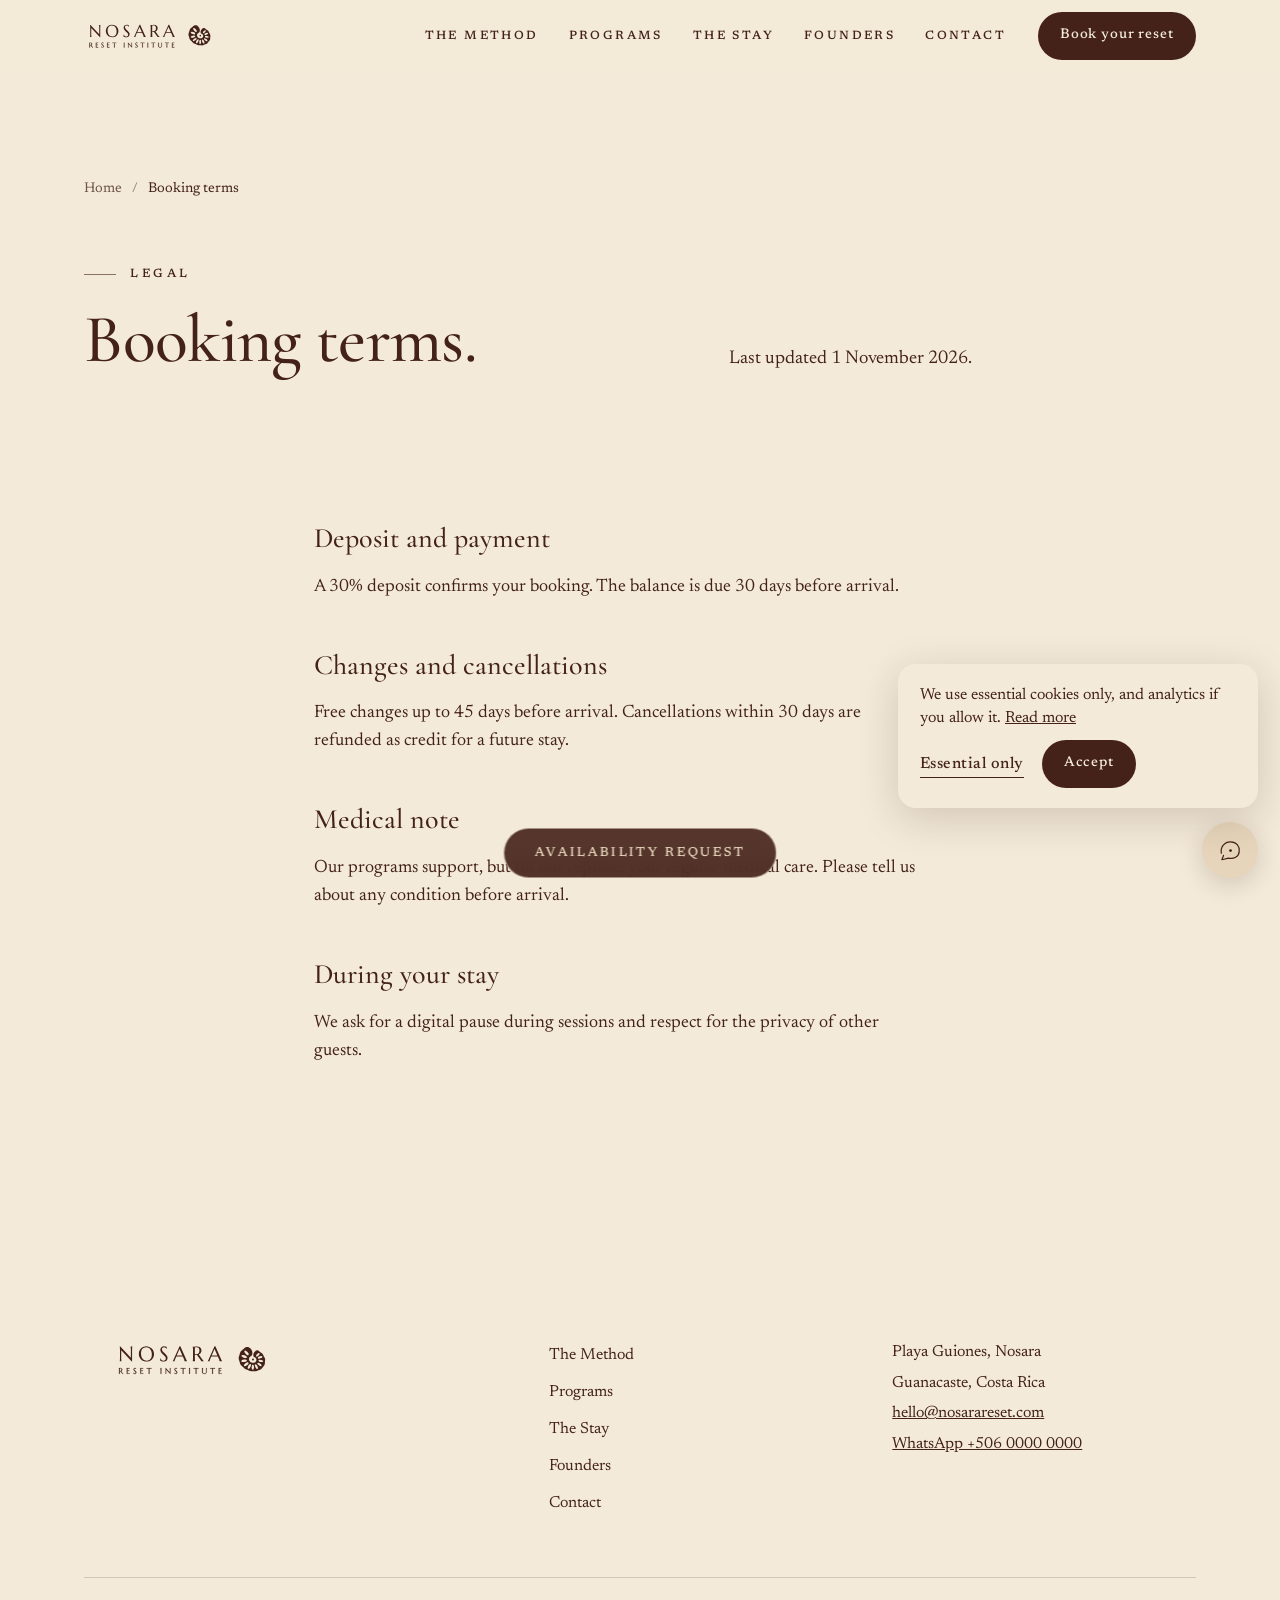
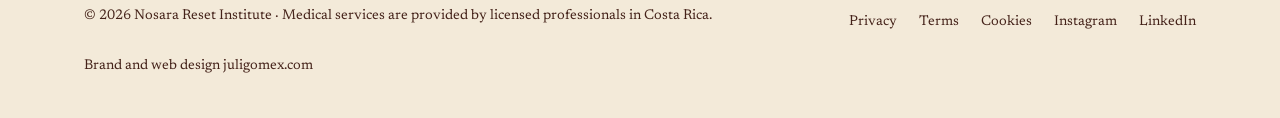
<file: public/terms.html>
<!DOCTYPE html>
<html lang="en">
<head>
<meta charset="utf-8">
<meta name="viewport" content="width=device-width, initial-scale=1">
<title>Booking terms — Nosara Reset Institute</title>
<meta name="description" content="Booking terms of Nosara Reset Institute.">
<meta property="og:title" content="Booking terms — Nosara Reset Institute"><meta property="og:description" content="Booking terms of Nosara Reset Institute."><meta property="og:image" content="img/aerial-pool.webp">
<link rel="icon" href="logos/nosara-submark-ciruela.svg">
<link rel="preconnect" href="https://fonts.googleapis.com"><link rel="preconnect" href="https://fonts.gstatic.com" crossorigin><link rel="stylesheet" href="https://fonts.googleapis.com/css2?family=Cormorant+Garamond:ital,wght@0,500;1,500&family=Newsreader:ital,opsz,wght@0,6..72,400;0,6..72,500;1,6..72,400&display=swap">

<link rel="stylesheet" href="site.css">
</head>
<body class="is-page">
<a class="skip" href="#main">Skip to content</a>
<header class="top" id="top">
  <a class="logo" href="index.html" aria-label="Nosara Reset Institute, home">
    <img class="lg-dark" src="logos/nosara-horizontal-arena.svg" alt="" width="190" height="40">
    <img class="lg-light" src="logos/nosara-horizontal-ciruela.svg" alt="" width="190" height="40">
  </a>
  <nav class="nav" aria-label="Main"><a href="method.html">The Method</a><a href="programs.html">Programs</a><a href="stay.html">The Stay</a><a href="founders.html">Founders</a><a href="contact.html">Contact</a></nav>
  <a class="btn btn-sm" href="book.html">Book your reset</a>
  <button class="menu-btn" aria-expanded="false" aria-controls="mnav"><span></span><span></span><span class="sr">Menu</span></button>
</header>
<div class="mnav" id="mnav" hidden>
  <nav aria-label="Mobile"><a href="method.html">The Method</a><a href="programs.html">Programs</a><a href="stay.html">The Stay</a><a href="founders.html">Founders</a><a href="contact.html">Contact</a></nav>
  <a class="btn" href="book.html">Book your reset</a>
</div>
<main id="main">
<section class="page-hero" data-header="light">
  <div class="wrap">
    <nav class="crumbs" aria-label="Breadcrumb"><ol><li><a href="index.html">Home</a></li><li><a href="terms.html" aria-current="page">Booking terms</a></li></ol></nav>
    <div class="ph-grid">
      <div><p class="eyebrow">Legal</p><h1 class="h-xl">Booking terms.</h1></div>
      <div class="ph-side"><p class="body-l">Last updated 1 November 2026.</p></div>
    </div>
  </div>
  
</section><section class="block-tight" data-header="light"><div class="wrap prose"><h2 class="h-s" id="deposit">Deposit and payment</h2><p class="body">A 30% deposit confirms your booking. The balance is due 30 days before arrival.</p><h2 class="h-s" id="cancel">Changes and cancellations</h2><p class="body">Free changes up to 45 days before arrival. Cancellations within 30 days are refunded as credit for a future stay.</p><h2 class="h-s" id="medical">Medical note</h2><p class="body">Our programs support, but do not replace, your regular medical care. Please tell us about any condition before arrival.</p><h2 class="h-s" id="conduct">During your stay</h2><p class="body">We ask for a digital pause during sessions and respect for the privacy of other guests.</p></div></section>
</main>
<footer class="foot" data-header="light">
  <div class="wrap">
    <div class="f-top">
      <img src="logos/nosara-horizontal-ciruela.svg" alt="Nosara Reset Institute" width="220" height="46">
      <nav aria-label="Footer"><a href="method.html">The Method</a><a href="programs.html">Programs</a><a href="stay.html">The Stay</a><a href="founders.html">Founders</a><a href="contact.html">Contact</a></nav>
      <address>Playa Guiones, Nosara<br>Guanacaste, Costa Rica<br><a href="mailto:hello@nosarareset.com">hello@nosarareset.com</a><br><a href="https://wa.me/50600000000">WhatsApp +506 0000 0000</a></address>
    </div>
    <div class="f-bot">
      <p>© 2026 Nosara Reset Institute · Medical services are provided by licensed professionals in Costa Rica.</p>
      <nav aria-label="Legal"><a href="privacy.html">Privacy</a><a href="terms.html">Terms</a><a href="privacy.html#cookies">Cookies</a><a href="https://instagram.com">Instagram</a><a href="https://linkedin.com">LinkedIn</a></nav>
      <p>Brand and web design <a href="https://juligomex.com">juligomex.com</a></p>
    </div>
  </div>
</footer>
<button class="avail-btn pre" aria-haspopup="dialog" aria-controls="avail">Availability request</button>
<div class="avail" id="avail" role="dialog" aria-modal="true" aria-labelledby="avail-h" hidden>
  <button class="avail-x" aria-label="Close availability request"><span></span><span></span></button>
  <div class="avail-in">
    <div class="avail-head">
      <p class="eyebrow">Availability request</p>
      <h2 class="h-l" id="avail-h">Tell us when you’d like to come.</h2>
      <p class="body">We reply within one working day with open dates and rooms. Nothing is charged until you confirm. Prefer to choose dates yourself? <a href="book.html">Book online</a>.</p>
    </div>
    <form class="avail-form" novalidate>
      <label class="f full"><span>Program</span>
        <select name="program" required><option value="">Choose a program</option><option>Signature Reset · 7 days</option><option>Executive Pause · 4 days</option><option>Corporate retreat</option><option>Not sure yet</option></select>
        <em class="err">Choose a program, or “Not sure yet”.</em></label>
      <label class="f"><span>Preferred arrival</span><input type="date" name="arrival" required><em class="err">Add a date, even an approximate one.</em></label>
      <label class="f"><span>Guests</span><select name="guests"><option>1</option><option>2</option></select></label>
      <label class="f"><span>Name</span><input name="name" autocomplete="name" required><em class="err">Tell us your name.</em></label>
      <label class="f"><span>Email</span><input type="email" name="email" autocomplete="email" required><em class="err">Enter a valid email, like name@company.com.</em></label>
      <label class="f full"><span>Anything we should know? <i>(optional)</i></span><textarea name="msg" rows="2"></textarea></label>
      <label class="check full"><input type="checkbox" name="ok" required><span>I agree to the <a href="privacy.html">privacy policy</a>.</span><em class="err">Please accept to continue.</em></label>
      <button class="btn btn-light full" type="submit">Send request</button>
    </form>
    <div class="avail-done" hidden><h3 class="h-m">Thank you.</h3><p class="body">Your request is ready for the team. In this prototype nothing is sent; on the live site it reaches Lucía and Mateo, who reply within one working day.</p></div>
  </div>
</div>
<div class="cookies pre" role="region" aria-label="Cookies">
  <p class="small">We use essential cookies only, and analytics if you allow it. <a href="privacy.html#cookies">Read more</a></p>
  <div><button class="link" data-c="no">Essential only</button><button class="btn btn-sm" data-c="ok">Accept</button></div>
</div>
<button class="chat-btn" aria-label="Open chat" aria-expanded="false" aria-controls="chat">
  <svg viewBox="0 0 48 48" width="26" height="26" aria-hidden="true"><path d="M8 30C6 18 14 9 25 9S42 17 41 27 31 41 21 39L9 42 12 34" fill="none" stroke="currentColor" stroke-width="2.2" stroke-linecap="round" stroke-linejoin="round"/><circle cx="25" cy="25" r="2.6" fill="currentColor"/></svg>
</button>
<section class="chat" id="chat" role="dialog" aria-label="Chat with Nosara" hidden>
  <header class="chat-head">
    <img src="logos/nosara-submark-arena.svg" alt="" width="36" height="36">
    <div><p class="chat-title">Nosara</p><p class="chat-sub">Instant answers · the team replies live 7am–7pm CR time</p></div>
    <button class="chat-x" aria-label="Close chat"><span></span><span></span></button>
  </header>
  <div class="chat-log" aria-live="polite"></div>
  <div class="chat-quick"></div>
  <form class="chat-form"><label class="sr" for="chat-in">Your message</label><input id="chat-in" autocomplete="off" placeholder="Ask about programs, dates, rooms…"><button class="chat-send" aria-label="Send"><svg viewBox="0 0 24 24" width="18" height="18" aria-hidden="true"><path d="M4 12h15M13 6l6 6-6 6" fill="none" stroke="currentColor" stroke-width="1.5" stroke-linecap="round" stroke-linejoin="round"/></svg></button></form>
</section>
<script src="site.js"></script>
</body>
</html>
</file>
<file: public/site.css>
:root{--arena:#E6D5BA;--oliva:#49401F;--ciruela:#442219;--hueso:#F3EAD9;--salvia:#797049;
--display:"Cormorant Garamond",Georgia,serif;--text:Newsreader,Georgia,serif;--g:clamp(20px,6.6vw,112px);--sec:clamp(128px,15vw,240px);
--rule:1px solid rgba(68,34,25,.18);--ease:cubic-bezier(.22,1,.36,1)}
*{box-sizing:border-box}
[hidden]{display:none!important}
html{-webkit-text-size-adjust:100%}
body{margin:0;background:var(--hueso);color:var(--ciruela);font-family:var(--text);font-size:18px;line-height:1.55;-webkit-font-smoothing:antialiased;overflow-x:hidden}
img,video{display:block;max-width:100%}
figure,blockquote{margin:0}a{color:inherit}button{font:inherit;color:inherit;cursor:pointer}
ul,ol{list-style:none;margin:0;padding:0}
::selection{background:var(--oliva);color:var(--arena)}
.sr{position:absolute;width:1px;height:1px;overflow:hidden;clip:rect(0 0 0 0);white-space:nowrap}
.skip{position:fixed;left:16px;top:-60px;z-index:99;background:var(--ciruela);color:var(--arena);padding:12px 18px}
.skip:focus{top:16px}
:focus-visible{outline:2px solid currentColor;outline-offset:4px}
.wrap{max-width:1488px;margin:0 auto;padding:0 var(--g)}
.rel{position:relative;z-index:1}
.nb{white-space:nowrap}

/* type: 4 display sizes + body */
.eyebrow{display:flex;align-items:center;gap:14px;margin:0;font-weight:500;font-size:12px;letter-spacing:.28em;text-transform:uppercase}
.eyebrow::before{content:"";width:32px;border-top:1px solid currentColor;opacity:.6}
.h-xl{margin:0;font-family:var(--display);font-weight:500;font-size:clamp(48px,5.3vw,76px);line-height:.96;letter-spacing:-.01em}
.h-l{margin:24px 0 0;font-family:var(--display);font-weight:500;font-size:clamp(40px,4.4vw,64px);line-height:1.02;letter-spacing:-.01em;max-width:15ch}
.h-m{margin:0;font-family:var(--display);font-weight:500;font-size:36px;line-height:1.05}
.h-s{margin:0;font-family:var(--display);font-weight:500;font-size:28px;line-height:1.1}
.body-l{margin:0;font-size:clamp(18px,1.45vw,21px);line-height:1.5;max-width:30em}
.body{margin:20px 0 0;font-size:18px;line-height:1.55;max-width:34em}
.small{margin:8px 0 0;font-size:16px;line-height:1.45}
.lead-serif{margin:32px 0 0;font-family:var(--display);font-weight:500;font-size:clamp(32px,3.2vw,46px);line-height:1.15;max-width:1180px}
.quote-xl{font-family:var(--display);font-style:italic;font-weight:500;font-size:clamp(36px,3.6vw,52px);line-height:1.12;max-width:24ch}

/* buttons */
.btn{display:inline-flex;align-items:center;justify-content:center;min-height:52px;padding:0 30px;border:0;border-radius:999px;background:var(--ciruela);color:var(--hueso);font-weight:500;font-size:15px;letter-spacing:.06em;text-decoration:none;transition:background-color .35s,color .35s}
.btn:hover{background:var(--oliva)}
.btn-sm{min-height:48px;padding:0 22px;font-size:14px}
.btn-light{background:var(--arena);color:var(--ciruela)}
.btn-light:hover{background:var(--hueso)}
.link{display:inline-flex;align-items:center;gap:10px;min-height:48px;padding:0;border:0;background:none;font-size:16px;font-weight:500;letter-spacing:.03em;text-decoration:none;background-image:linear-gradient(currentColor,currentColor);background-size:100% 1px;background-position:0 calc(100% - 10px);background-repeat:no-repeat;transition:background-size .5s var(--ease)}
.link:hover{background-size:0 1px;background-position:100% calc(100% - 10px)}
.link svg{transition:transform .5s var(--ease)}.link:hover svg{transform:translateX(4px)}
.ctas{display:flex;flex-wrap:wrap;align-items:center;gap:14px 32px;margin-top:40px}

/* lines: thin, slow, thicker under the cursor (brand guide behaviour) */
.lines{position:absolute;inset:0;pointer-events:none;overflow:hidden}
.lines svg{width:100%;height:100%}
.ln{stroke-width:1;stroke-opacity:.14;stroke-dasharray:1700 70 500 40;animation:dash 55s linear infinite;transition:stroke-opacity .7s ease-out,stroke-width .7s ease-out}
.on-dark{color:var(--arena)}.on-dark .ln{stroke-opacity:.2}
.hit{stroke:transparent;stroke-width:26;pointer-events:stroke}
.lg:hover .ln{stroke-opacity:.34;stroke-width:1.5}
.on-dark .lg:hover .ln{stroke-opacity:.55}
.lines.corner{-webkit-mask-image:radial-gradient(120% 120% at 100% 100%,#000 40%,transparent 72%);mask-image:radial-gradient(120% 120% at 100% 100%,#000 40%,transparent 72%)}
.spin{transform-box:view-box;animation:sway 18s ease-in-out infinite alternate}
.pulse{transform-box:view-box;animation:pulse 11s ease-in-out infinite alternate}
@keyframes sway{from{transform:rotate(calc(var(--a,2deg) * -1))}to{transform:rotate(var(--a,2deg))}}
@keyframes pulse{from{transform:scale(.985)}to{transform:scale(1.015)}}
@keyframes dash{to{stroke-dashoffset:-2310}}

/* header */
.top{position:fixed;inset:0 0 auto;z-index:40;display:flex;align-items:center;gap:32px;padding:18px var(--g);color:var(--ciruela);transition:background-color .4s,color .4s,padding .4s,transform .5s var(--ease)}
.top .logo{margin-right:auto;display:flex;align-items:center;min-height:48px;transition:opacity .5s}
.top .logo img{height:38px;width:auto}
.top .lg-dark{display:none}
.top.dark{color:var(--arena)}.top.dark .lg-dark{display:block}.top.dark .lg-light{display:none}
.top.dark .btn{background:var(--arena);color:var(--ciruela)}
.top.in-hero .logo{opacity:0;pointer-events:none}
.top.solid{background:rgba(243,234,217,.95);-webkit-backdrop-filter:blur(10px);backdrop-filter:blur(10px);padding-top:12px;padding-bottom:12px}
.top.hide{transform:translateY(-100%)}
.top.menu-open{color:var(--ciruela)}.top.menu-open .logo{opacity:1}.top.menu-open .lg-light{display:block}.top.menu-open .lg-dark{display:none}
.nav{display:flex;gap:30px}
.nav a{font-weight:500;font-size:12px;letter-spacing:.2em;text-transform:uppercase;text-decoration:none;padding:14px 0;background-image:linear-gradient(currentColor,currentColor);background-size:0 1px;background-position:0 75%;background-repeat:no-repeat;transition:background-size .45s var(--ease)}
.nav a:hover{background-size:100% 1px}
.menu-btn{display:none;width:48px;height:48px;border:0;background:none;position:relative}
.menu-btn span:not(.sr){position:absolute;left:12px;right:12px;height:1px;background:currentColor;transition:transform .4s var(--ease)}
.menu-btn span:nth-child(1){top:20px}.menu-btn span:nth-child(2){top:27px}
.menu-btn[aria-expanded=true] span:nth-child(1){transform:translateY(3.5px) rotate(20deg)}
.menu-btn[aria-expanded=true] span:nth-child(2){transform:translateY(-3.5px) rotate(-20deg)}
.mnav{position:fixed;inset:0;z-index:39;background:var(--hueso);display:flex;flex-direction:column;justify-content:center;gap:40px;padding:100px var(--g) 60px}
.mnav nav{display:flex;flex-direction:column}
.mnav nav a{font-family:var(--display);font-size:40px;line-height:1.5;text-decoration:none}

/* 1 hero */
.hero{position:relative;height:180vh;background:var(--oliva)}
.stage{position:sticky;top:0;height:100vh;height:100svh;overflow:hidden;background:var(--oliva);color:var(--arena)}
.defs{position:absolute}
.win{position:absolute;inset:0;pointer-events:none;will-change:transform}
.win-in{position:absolute;inset:0;will-change:transform}
.win video{position:absolute;inset:0;width:100%;height:100%;object-fit:cover}
.echo-wrap{position:absolute;inset:0;will-change:transform,opacity}
.echoes{position:absolute;inset:0;width:100%;height:100%}
.echo{stroke-width:1;vector-effect:non-scaling-stroke;stroke-opacity:.16;transition:stroke-opacity .7s ease-out,stroke-width .7s ease-out}
.echoes .hit{vector-effect:non-scaling-stroke}
.echoes .lg:hover .echo{stroke-opacity:.5;stroke-width:1.6}
.hero-logo{position:absolute;z-index:2;left:var(--g);top:50%;margin:0;transform:translateY(-50%);width:min(34vw,540px);pointer-events:none;will-change:opacity}
.cover-anim{display:block;width:100%;height:auto;overflow:visible}
.cover-anim .pod-fill,.cover-anim .seed,.cover-anim .dot{animation:fadeIn 1.6s ease-out .2s both}
.cover-anim .plug{display:none}
.cover-anim .ltr{transform-box:view-box;transform-origin:200px 178px;animation:zoomOut 1.5s var(--ease) 1.3s both}
.cover-anim .sub{transform-box:view-box;transform-origin:200px 238px;animation:zoomOut 1.5s var(--ease) 2.1s both}
@keyframes fadeIn{from{opacity:0}to{opacity:1}}
@keyframes zoomOut{from{opacity:0;transform:scale(1.28)}to{opacity:1;transform:none}}
@keyframes podIn{from{opacity:0;transform:scale(.88)}to{opacity:1;transform:none}}
@keyframes plugOut{to{opacity:0}}
@keyframes seedIn{from{opacity:0;transform:scale(.4)}to{opacity:1;transform:none}}
@keyframes dotIn{from{opacity:0;transform:scale(0)}to{opacity:1;transform:none}}
@keyframes ltrIn{from{opacity:0;transform:translateY(10px)}to{opacity:1;transform:none}}
@keyframes subIn{from{opacity:0;transform:translateY(6px)}to{opacity:1;transform:none}}
.win{animation:winIn 1.6s var(--ease) .1s both}
@keyframes winIn{from{opacity:0}to{opacity:1}}
.scroll-cue{position:absolute;z-index:2;right:var(--g);bottom:40px;margin:0;font-size:12px;letter-spacing:.26em;text-transform:uppercase;writing-mode:vertical-rl;padding-bottom:64px}
.scroll-cue::after{content:"";position:absolute;left:50%;bottom:0;width:1px;height:52px;background:currentColor;transform-origin:top;animation:cue 2.4s var(--ease) infinite}
@keyframes cue{0%{transform:scaleY(0)}50%{transform:scaleY(1);transform-origin:top}50.1%{transform-origin:bottom}100%{transform:scaleY(0);transform-origin:bottom}}

/* 2 intro */
.intro{padding:var(--sec) 0;background:var(--ciruela);color:var(--arena);--rule:1px solid rgba(230,213,186,.28)}
.grid{display:grid;grid-template-columns:1.25fr 1fr;gap:var(--g);align-items:end}
.intro .h-xl{max-width:12ch}
.facts-row{display:flex;justify-content:space-between;gap:20px;margin-top:clamp(88px,10vw,160px)!important;padding-top:24px!important;padding-bottom:24px!important;position:relative}
.facts-row::before,.facts-row::after{content:"";position:absolute;left:var(--g);right:var(--g);border-top:var(--rule)}
.facts-row::before{top:0}.facts-row::after{bottom:0}
.facts-row li{font-size:12px;font-weight:500;letter-spacing:.2em;text-transform:uppercase}

/* 3 statement */
.statement{padding:var(--sec) 0}
.fill .w{opacity:.18;transition:opacity .4s linear}
.fill .w.on{opacity:1}

/* 4 method */
.method{padding:var(--sec) 0;background:var(--arena)}
.sec-head{max-width:980px;margin-bottom:clamp(72px,8vw,128px)}
.phases{display:grid;grid-template-columns:repeat(3,1fr);gap:clamp(32px,5vw,80px);margin-bottom:48px}
.phases li{padding-top:40px;border-top:var(--rule)}
.phases .ico{display:block;margin-bottom:28px}
.phases .eyebrow{color:var(--oliva)}
.phases .h-m{margin-top:10px}
.ico .pt{transform-box:fill-box;transform-origin:center}
.js .phases .ico path{stroke-dasharray:1;stroke-dashoffset:1;transition:stroke-dashoffset 1.6s var(--ease) .2s}
.js .phases .ico .pt{transform:scale(0);transition:transform .7s var(--ease) 1.4s}
.js .phases .in .ico path{stroke-dashoffset:0}
.js .phases .in .ico .pt{transform:none}

/* 5 programs: colour cards that arrive one over the other */
.programs{position:relative;height:420vh;background:var(--hueso)}
.p-stage{position:sticky;top:0;height:100vh;height:100svh;overflow:hidden;display:flex;flex-direction:column;gap:28px;padding:104px 0 40px}
.p-head{display:flex;justify-content:space-between;align-items:baseline;width:100%}
.p-count{margin:0;font-family:var(--display);font-size:24px}
.p-cards{position:relative;flex:1;min-height:0;margin:0 var(--g)}
.panel{position:absolute;inset:0;display:grid;grid-template-columns:5fr 6fr;gap:clamp(40px,5vw,88px);padding:clamp(36px,4vw,64px);will-change:transform;transform-origin:50% 50%}
.panel+.panel{transform:translate3d(110%,0,0)}
.bg-oliva{background:var(--oliva);color:var(--arena)}
.bg-arena{background:var(--arena);color:var(--ciruela)}
.bg-ciruela{background:var(--ciruela);color:var(--arena)}
.bg-hueso{background:var(--hueso);color:var(--ciruela);box-shadow:inset 0 0 0 1px rgba(68,34,25,.22)}
.panel{--line:rgba(68,34,25,.22)}.bg-oliva,.bg-ciruela{--line:rgba(230,213,186,.28)}
.panel-txt{display:flex;flex-direction:column;border-top:1px solid var(--line);padding-top:20px}
.p-num{margin:0 0 auto;font-family:var(--display);font-size:22px}
.panel .h-l{margin-top:12px}
.facts{display:grid;grid-template-columns:1fr 1fr;margin:36px 0 0;border-top:1px solid var(--line);border-bottom:1px solid var(--line)}
.facts div{padding:18px 0}
.facts div+div{padding-left:24px;border-left:1px solid var(--line)}
.facts dt{font-size:12px;font-weight:500;letter-spacing:.2em;text-transform:uppercase;opacity:.85}
.facts dd{margin:6px 0 0;font-family:var(--display);font-size:26px;line-height:1.15}
.panel .link{margin-top:20px;align-self:flex-start}
.panel-img{position:relative;overflow:hidden;min-height:0}
.panel-img img{position:absolute;inset:0;width:100%;height:100%;object-fit:cover}
.p-bar{width:100%}
.p-bar span{display:block;height:1px;background:rgba(68,34,25,.18)}
.p-bar i{display:block;height:1px;background:var(--ciruela);transform-origin:left;transform:scaleX(var(--p,0))}

/* 6 stay */
.stay{position:relative;padding:var(--sec) 0;background:var(--arena)}
.rooms{border-top:var(--rule)}
.room a{display:grid;grid-template-columns:56px 1fr 140px 1.2fr 24px;align-items:center;gap:24px;padding:36px 0;border-bottom:var(--rule);text-decoration:none;transition:color .4s}
.room .ico{color:var(--ciruela)}
.r-name{font-family:var(--display);font-size:32px;line-height:1.05}
.r-n{font-size:12px;font-weight:500;letter-spacing:.2em;text-transform:uppercase}
.r-d{font-size:17px}
.r-thumb{display:none}
.rooms:hover .room a{color:rgba(68,34,25,.5)}
.rooms:hover .room a:hover{color:var(--ciruela)}
.peek{position:fixed;left:0;top:0;z-index:5;width:260px;height:340px;pointer-events:none;overflow:hidden;opacity:0;transition:opacity .4s}
.peek img{width:100%;height:100%;object-fit:cover}
.peek.on{opacity:1}

/* 7 founders: image fills the full height of the section */
.founders{display:grid;grid-template-columns:1fr 1fr;min-height:min(100vh,960px);background:var(--hueso)}
.f-img{position:relative;overflow:hidden}
.f-img img{position:absolute;inset:0;width:100%;height:100%;object-fit:cover;object-position:50% 25%}
.f-txt{align-self:center;padding:var(--sec) var(--g)}
.f-people{display:grid;grid-template-columns:1fr 1fr;gap:32px;margin:40px 0 20px;padding-top:28px;border-top:var(--rule)}

/* 8 testimonials */
.voices{padding:var(--sec) 0;background:var(--oliva);color:var(--arena)}
.v-head,.v-foot{display:flex;justify-content:space-between;align-items:center;gap:24px}
.v-count{margin:0;font-family:var(--display);font-size:22px}
.v-slides{display:grid;margin:clamp(72px,9vw,140px) 0}
.v-slide{grid-area:1/1;opacity:0;transform:translateX(24px);transition:opacity .7s,transform .9s var(--ease);visibility:hidden}
.v-slide.on{opacity:1;transform:none;visibility:visible}
.v-slide figcaption{margin-top:28px;opacity:.85}
.v-foot{padding-top:24px;border-top:1px solid rgba(230,213,186,.25)}
.note{margin:0;opacity:.7;font-style:italic}
.v-arrows{display:flex;gap:12px}
.arw{width:56px;height:56px;border-radius:50%;border:1px solid rgba(230,213,186,.45);background:none;display:grid;place-items:center;transition:background-color .35s,color .35s}
.arw span{display:grid}
.arw:hover{background:var(--arena);color:var(--oliva)}

/* 9 gallery: three columns that drift sideways while you scroll */
.gallery{position:relative;height:260vh;background:var(--hueso)}
.g-stage{position:sticky;top:0;height:100vh;height:100svh;overflow:hidden;display:flex;flex-direction:column;justify-content:center;gap:clamp(32px,4vh,56px);padding:96px 0 40px}
.g-head{width:100%;display:flex;justify-content:space-between;align-items:flex-end;gap:24px}
.g-head .h-l{margin:0}
.g-track{--col:calc((100vw - 2 * var(--g) - 2 * 24px) / 3);display:flex;gap:24px;padding:0 var(--g);will-change:transform}
.g-track li{flex:0 0 var(--col)}
.g-track figure{display:flex;flex-direction:column;gap:12px}
.g-track img{width:100%;height:min(58vh,calc(var(--col) * 1.25));object-fit:cover}
.g-track figcaption{font-size:12px;font-weight:500;letter-spacing:.2em;text-transform:uppercase}
.g-bar{width:100%}
.g-bar span{display:block;height:1px;background:rgba(68,34,25,.18)}
.g-bar i{display:block;height:1px;background:var(--ciruela);transform-origin:left;transform:scaleX(var(--p,0))}

/* 10 close */
.close{position:relative;padding:var(--sec) 0;background:var(--ciruela);color:var(--arena);overflow:hidden}
.close .h-xl{max-width:13ch}
.close .wrap{pointer-events:none}.close .wrap a,.close .wrap button{pointer-events:auto}
.close .body-l{margin-top:24px}

/* footer */
.foot{padding:80px 0 40px;background:var(--hueso);font-size:16px}
.f-top{display:grid;grid-template-columns:1.4fr 1fr 1fr;gap:40px;padding-bottom:56px;border-bottom:var(--rule)}
.f-top nav{display:flex;flex-direction:column}
.f-top nav a,.f-bot a{text-decoration:none;padding:6px 0}
.f-top a:hover,.f-bot a:hover{text-decoration:underline}
address{font-style:normal;line-height:1.9}
.f-bot{display:flex;flex-wrap:wrap;justify-content:space-between;gap:16px;padding-top:28px;font-size:14px}
.f-bot p{margin:0}.f-bot nav{display:flex;gap:22px;flex-wrap:wrap}

/* floating */
.avail-btn{position:fixed;left:50%;bottom:22px;z-index:30;transform:translateX(-50%);min-height:50px;padding:0 30px;border:1px solid rgba(243,234,217,.5);border-radius:999px;background:rgba(68,34,25,.9);color:var(--arena);font-size:13px;font-weight:500;letter-spacing:.18em;text-transform:uppercase;-webkit-backdrop-filter:blur(8px);backdrop-filter:blur(8px);transition:background-color .35s,transform .5s var(--ease)}
.avail-btn:hover{background:var(--oliva)}
.avail-btn.away,.avail-btn.pre{transform:translate(-50%,120px)}
.chat-btn{position:fixed;right:22px;bottom:22px;z-index:30;width:56px;height:56px;border:0;border-radius:50%;display:grid;place-items:center;background:var(--arena);color:var(--ciruela);box-shadow:0 6px 24px rgba(68,34,25,.18)}

/* availability: drops from the top with a straight edge */
.avail{position:fixed;inset:0;z-index:60;background:var(--ciruela);color:var(--arena);overflow:auto;overscroll-behavior:contain;clip-path:inset(0 0 100% 0);transition:clip-path .8s var(--ease)}
.avail.open{clip-path:inset(0 0 0 0)}
.avail-in{min-height:100%;display:grid;grid-template-columns:1fr 1.15fr;gap:var(--g);align-items:center;padding:110px var(--g) 64px;max-width:1488px;margin:0 auto}
.avail-in>*{opacity:0;transform:translateY(20px);transition:opacity .5s,transform .8s var(--ease)}
.avail.open .avail-in>*{opacity:1;transform:none;transition-delay:.35s}
.avail-x{position:fixed;z-index:2;top:22px;right:var(--g);width:52px;height:52px;border:1px solid rgba(230,213,186,.4);border-radius:50%;background:var(--ciruela)}
.avail-x span{position:absolute;left:15px;right:15px;top:25px;height:1px;background:var(--arena);transform:rotate(45deg)}
.avail-x span+span{transform:rotate(-45deg)}
.avail-form{display:grid;grid-template-columns:1fr 1fr;gap:22px 28px}
.f{display:flex;flex-direction:column;gap:8px;font-size:14px;letter-spacing:.06em}
.f i{font-style:normal;opacity:.75}
.full{grid-column:1/-1}
.f input,.f select,.f textarea{width:100%;min-height:52px;padding:12px 0;border:0;border-bottom:1px solid rgba(230,213,186,.55);border-radius:0;background:transparent;color:var(--arena);font:400 18px/1.4 var(--text);-webkit-appearance:none;appearance:none}
.f select{background-image:linear-gradient(45deg,transparent 50%,var(--arena) 50%),linear-gradient(135deg,var(--arena) 50%,transparent 50%);background-position:calc(100% - 12px) 50%,calc(100% - 6px) 50%;background-size:6px 6px;background-repeat:no-repeat}
.f select option{color:var(--ciruela)}
.f input[type=date]{color-scheme:dark}
.f input:focus,.f select:focus,.f textarea:focus{outline:none;border-bottom-color:var(--arena);box-shadow:0 1px 0 var(--arena)}
.err{display:none;font-style:normal;font-size:14px;color:#F6C9A8}
.bad .err{display:block}
.bad input,.bad select{border-bottom-color:#F6C9A8}
.check{display:grid;grid-template-columns:24px 1fr;gap:12px;align-items:start;font-size:16px}
.check input{width:22px;height:22px;margin:2px 0 0;accent-color:var(--arena)}
.check .err{grid-column:2}
.avail-form .btn{margin-top:10px;min-height:56px}
.avail-done{grid-column:2}

.cookies{position:fixed;right:22px;bottom:92px;z-index:31;max-width:360px;padding:20px 22px;border-radius:18px;background:var(--hueso);color:var(--ciruela);box-shadow:0 10px 40px rgba(68,34,25,.18);transition:opacity .5s,transform .6s var(--ease)}
.cookies p{margin:0 0 10px}
.cookies div{display:flex;gap:18px;align-items:center}
.cookies.pre{opacity:0;transform:translateY(20px);pointer-events:none}
.cookies.gone{display:none}

/* reveals: one calm movement */
.js .rv{opacity:0;transform:translateY(24px);transition:opacity 1s ease-out,transform 1.2s var(--ease)}
.js .rv.in{opacity:1;transform:none}
.js .wipe{clip-path:inset(0 100% 0 0);transition:clip-path 1.6s var(--ease)}
.js .wipe.in{clip-path:inset(0)}

/* tablet */
@media (max-width:1180px){.nav{gap:20px}.nav a{letter-spacing:.14em}.top{gap:22px}}
@media (max-width:980px){.top .btn-sm{display:none}}
@media (max-width:760px){.nav{display:none}.menu-btn{display:block}}
/* mobile */
@media (max-width:760px){
  body{font-size:17px}
  .top{padding:12px 20px}.top .logo img{height:30px}
  .hero{height:170vh}
  .hero-logo{left:50%;top:15%;transform:translateX(-50%);width:68vw}
  .scroll-cue{display:none}
  .grid{grid-template-columns:1fr;gap:28px}
  .ctas{gap:6px 24px;margin-top:24px}
  .facts-row{display:grid;grid-template-columns:1fr 1fr;gap:14px}
  .facts-row li{font-size:11px;letter-spacing:.14em}
  .phases{grid-template-columns:1fr;gap:48px}
  .programs{height:auto}
  .p-stage{position:relative;height:auto;padding:var(--sec) 0 40px}
  .p-cards{display:flex;gap:12px;margin:0;padding:0 20px;overflow-x:auto;scroll-snap-type:x mandatory;scrollbar-width:none}
  .p-cards::-webkit-scrollbar{display:none}
  .panel,.panel+.panel{position:relative;inset:auto;flex:0 0 88%;scroll-snap-align:center;transform:none!important;display:flex;flex-direction:column-reverse;gap:24px;padding:20px 20px 28px}
  .panel-img{height:40vh;min-height:260px}

  .room a{grid-template-columns:44px 1fr 24px;gap:4px 14px;padding:22px 0}
  .room .ico{grid-row:span 2}
  .r-name{font-size:26px}
  .r-n,.r-d{grid-column:2}
  .r-d{font-size:16px}
  .room a>svg:last-child{grid-row:1;grid-column:3}
  .r-thumb{display:block;grid-column:1/-1;width:100%;height:220px;object-fit:cover;margin-top:14px}
  .peek{display:none}
  .founders{grid-template-columns:1fr;min-height:0}
  .f-img{height:78vh}
  .gallery{height:auto}
  .g-stage{position:relative;height:auto;padding:var(--sec) 0}
  .g-head{flex-direction:column;align-items:flex-start}
  .g-track{--col:78vw;overflow-x:auto;scroll-snap-type:x mandatory;scrollbar-width:none;transform:none!important;padding:0 20px;gap:12px}
  .g-track::-webkit-scrollbar{display:none}
  .g-track li{scroll-snap-align:center}
  .g-track img{height:auto;aspect-ratio:4/5}
  .f-txt{padding:72px 20px}
  .f-people{grid-template-columns:1fr}
  .v-foot{flex-direction:column-reverse;align-items:flex-start}
  .f-top{grid-template-columns:1fr}
  .avail-in{grid-template-columns:1fr;padding:92px 20px 48px;align-items:start}
  .avail-form{grid-template-columns:1fr}
  .avail-done{grid-column:1}
  .avail-btn{left:20px;right:92px;transform:none;bottom:20px;padding:0 16px}
  .avail-btn.away,.avail-btn.pre{transform:translateY(120px)}
  .chat-btn{right:20px;bottom:17px}
  .cookies{left:12px;right:12px;bottom:84px;max-width:none;padding:12px 16px;display:flex;align-items:center;gap:12px}
  .cookies p{margin:0;font-size:14px}.cookies div{gap:10px;flex:none}.cookies .link{display:none}
}
@media (prefers-reduced-motion:reduce){
  .spin,.pulse,.ln,.echo,.scroll-cue::after,.win{animation:none}
  .cover-anim *{animation:none!important}.cover-anim .plug{display:none}
  .hero{height:auto}.stage{position:relative}
  .js .rv,.js .wipe,.js .phases .ico path,.js .phases .ico .pt{opacity:1;transform:none;clip-path:none;stroke-dashoffset:0;transition:none}
  .avail,.v-slide{transition:none}
}

/* ================= inner pages ================= */
.is-page .top{background:rgba(243,234,217,.95)}
.nav a[aria-current=page]{background-size:100% 1px}
.crumbs{margin-bottom:clamp(40px,5vw,72px)}
.crumbs ol{display:flex;flex-wrap:wrap;gap:6px 0;font-size:14px}
.crumbs li+li::before{content:"/";margin:0 10px;opacity:.5}
.crumbs a{text-decoration:none;opacity:.75}.crumbs a:hover{opacity:1;text-decoration:underline}
.crumbs a[aria-current=page]{opacity:1}
.page-hero{padding:clamp(140px,14vw,200px) 0 clamp(72px,8vw,120px)}
.ph-grid{display:grid;grid-template-columns:1.2fr 1fr;gap:var(--g);align-items:end}
.ph-grid .h-xl{margin-top:24px;max-width:13ch}
.ph-side .ctas{margin-top:32px}
.ph-img{margin-top:clamp(64px,7vw,104px)!important}
.ph-img img{width:100%;aspect-ratio:16/7;object-fit:cover}
.page-hero .facts-4{margin-top:48px!important}
.block{position:relative;padding:var(--sec) 0}
.block-tight{padding:0 0 var(--sec)}
.alt{background:var(--arena)}
.alt-hueso{background:var(--hueso)}
.dark-oliva{background:var(--oliva);color:var(--arena);--rule:1px solid rgba(230,213,186,.25)}
.dark-ciruela{background:var(--ciruela);color:var(--arena);--rule:1px solid rgba(230,213,186,.25)}
.sh-intro{margin-top:28px}
.two{display:grid;grid-template-columns:1fr 1.1fr;gap:var(--g);align-items:start}
.two .sec-head{margin-bottom:0}
.two.center{align-items:center}
.pillars,.grid-4{display:grid;grid-template-columns:repeat(4,1fr);gap:clamp(28px,3vw,48px)}
.pillars li,.grid-4 li,.grid-3>div{padding-top:32px;border-top:var(--rule)}
.pillars .ico{display:block;margin-bottom:28px}
.pillars .h-s{margin-bottom:4px}
.grid-3{display:grid;grid-template-columns:repeat(3,1fr);gap:clamp(28px,3vw,56px) clamp(28px,3vw,48px);margin:0}
.grid-3 dd{margin:0}
.timeline{border-bottom:var(--rule)}
.timeline li{display:grid;grid-template-columns:140px 1fr 1.3fr;gap:24px;align-items:baseline;padding:26px 0;border-top:var(--rule)}
.t-time{font-family:var(--display);font-size:28px}
.t-what{font-family:var(--display);font-size:28px;line-height:1.1}
.t-desc{font-size:17px}
.rules{margin:0;border-bottom:var(--rule)}
.rules div{padding:28px 0;border-top:var(--rule)}
.rules dd{margin:8px 0 0}
.steps{display:grid;grid-template-columns:repeat(3,1fr);gap:clamp(28px,4vw,64px)}
.steps li{padding-top:32px;border-top:var(--rule)}
.steps .h-m{margin-top:14px}
.acc{border-bottom:var(--rule)}
.acc details{border-top:var(--rule)}
.acc summary{display:flex;justify-content:space-between;align-items:center;gap:24px;min-height:48px;padding:24px 0;cursor:pointer;list-style:none;font-family:var(--display);font-size:26px;line-height:1.15}
.acc summary::-webkit-details-marker{display:none}
.acc summary i{position:relative;flex:none;width:18px;height:18px}
.acc summary i::before,.acc summary i::after{content:"";position:absolute;left:0;right:0;top:50%;border-top:1px solid currentColor;transition:transform .4s var(--ease)}
.acc summary i::after{transform:rotate(90deg)}
.acc details[open] summary i::after{transform:rotate(0)}
.acc details p{margin:0 0 28px}
.ticks{border-bottom:var(--rule)}
.ticks li{position:relative;padding:20px 0 20px 34px;border-top:var(--rule);font-size:19px;line-height:1.45}
.ticks li::before{content:"";position:absolute;left:4px;top:30px;width:7px;height:7px;border-radius:50%;background:currentColor;opacity:.75}
.facts-4{display:grid;grid-template-columns:repeat(4,1fr);margin:32px 0 0;border-top:var(--rule);border-bottom:var(--rule)}
.facts-4 div{padding:18px 0 18px 24px;border-left:var(--rule)}
.facts-4 div:first-child{padding-left:0;border-left:0}
.facts-4 dt{font-size:12px;font-weight:500;letter-spacing:.2em;text-transform:uppercase;opacity:.85}
.facts-4 dd{margin:6px 0 0;font-family:var(--display);font-size:24px;line-height:1.2}
/* programs list */
.pcards{display:grid;grid-template-columns:repeat(4,1fr);gap:24px}
.pcard a{display:block;text-decoration:none}
.pcard figure{overflow:hidden;margin-bottom:20px}
.pcard img{width:100%;aspect-ratio:4/5;object-fit:cover;transition:transform 1.2s var(--ease)}
.pcard a:hover img{transform:scale(1.04)}
.pcard .h-m{margin-top:6px}
.pc-meta{display:flex;gap:16px;margin:12px 0 0;padding-top:12px;border-top:var(--rule);font-size:15px}
.cmp-wrap{overflow-x:auto}
.cmp{width:100%;min-width:760px;border-collapse:collapse}
.cmp th,.cmp td{padding:20px 16px 20px 0;border-top:var(--rule);text-align:left;vertical-align:top;font-size:17px}
.cmp thead th{border-top:0;font-family:var(--display);font-weight:500;font-size:26px;line-height:1.1}
.cmp thead a{text-decoration:none}
.cmp tbody th{font-size:12px;font-weight:500;letter-spacing:.2em;text-transform:uppercase;width:18%}
.cmp tr:last-child td,.cmp tr:last-child th{border-bottom:var(--rule)}
/* rooms cards (program pages) */
.rcards{display:grid;grid-template-columns:repeat(3,1fr);gap:24px}
.rcards img{width:100%;aspect-ratio:4/5;object-fit:cover;margin-bottom:20px}
.rc-row{display:flex;align-items:center;gap:12px}
.rc-price{margin:14px 0 0;padding-top:14px;border-top:var(--rule);font-family:var(--display);font-size:24px}
/* stay */
.room-block{display:grid;grid-template-columns:7fr 5fr;gap:var(--g);align-items:center}
.room-block.flip .rb-img{order:2}
.rb-img{overflow:hidden}
.rb-img img{width:100%;aspect-ratio:4/5;object-fit:cover}
.rb-txt .ico{display:block;margin-bottom:24px}
.rb-txt .eyebrow{margin-bottom:-6px}
/* founders page */
.founders-hero{display:grid;grid-template-columns:1fr 1fr;min-height:100vh;background:var(--hueso)}
.founders-hero .f-txt{padding:clamp(140px,14vw,200px) var(--g) var(--sec)}
.founders-hero .h-xl{margin-top:24px}
.founders-hero .body-l{margin-top:32px}
.bios{display:grid;grid-template-columns:1fr 1fr;gap:var(--g)}
.bios .ticks{margin-top:32px}
.dark-ciruela .quote-xl{max-width:22ch}
.dark-ciruela .small{margin-top:24px;opacity:.85}
/* contact */
.contact{display:grid;grid-template-columns:1fr 1.1fr;gap:var(--g);align-items:start}
.c-call{padding:clamp(32px,4vw,56px);background:var(--oliva);color:var(--arena)}
.c-call .btn{background:var(--arena);color:var(--ciruela)}
.c-call .h-m{margin-top:20px}
.muted{opacity:.75}
.c-form{display:grid;gap:22px}
.f2{display:flex;flex-direction:column;gap:8px;font-size:14px;letter-spacing:.06em}
.f2 i{font-style:normal;opacity:.75}
.f2 input,.f2 select,.f2 textarea{width:100%;min-height:52px;padding:12px 0;border:0;border-bottom:1px solid rgba(68,34,25,.45);border-radius:0;background:transparent;color:inherit;font:400 18px/1.4 var(--text);-webkit-appearance:none;appearance:none}
.f2 select{background-image:linear-gradient(45deg,transparent 50%,currentColor 50%),linear-gradient(135deg,currentColor 50%,transparent 50%);background-position:calc(100% - 12px) 50%,calc(100% - 6px) 50%;background-size:6px 6px;background-repeat:no-repeat}
.f2 input:focus,.f2 select:focus,.f2 textarea:focus{outline:none;border-bottom-color:var(--ciruela);box-shadow:0 1px 0 var(--ciruela)}
.f2 .err,.check2 .err{color:#9B2D1F}
.bad .err{display:block}
.f2.bad input,.f2.bad textarea{border-bottom-color:#9B2D1F}
.c-form .btn{justify-self:start}
.c-done{font-family:var(--display);font-size:26px;line-height:1.25;margin:0}
.c-info .h-s a{text-decoration:none}.c-info .h-s{margin-top:14px}
/* legal + 404 */
.prose{max-width:820px}
.prose .h-s{margin-top:48px}
.nf{min-height:80vh;display:flex;align-items:center}
.nf .h-xl{margin-top:24px;max-width:14ch}.nf .body-l{margin-top:28px}

/* ================= booking ================= */
.bk-hero{padding-bottom:56px}
.bk-steps{display:grid;grid-template-columns:repeat(4,1fr);margin-bottom:56px;border-top:var(--rule)}
.bk-steps li{display:flex;gap:12px;align-items:baseline;padding-top:16px;font-size:13px;font-weight:500;letter-spacing:.16em;text-transform:uppercase;opacity:.45;position:relative}
.bk-steps li span{font-family:var(--display);font-size:20px;letter-spacing:0}
.bk-steps li.on,.bk-steps li.done{opacity:1}
.bk-steps li.on::before,.bk-steps li.done::before{content:"";position:absolute;left:0;right:0;top:-1px;border-top:2px solid var(--ciruela)}
.bk-grid{display:grid;grid-template-columns:1.6fr 1fr;gap:var(--g);align-items:start}
.bk-step{margin:0;padding:0;border:0;min-width:0}
.bk-step legend{padding:0;margin-bottom:28px}
.bk-step legend:focus{outline:none}
.opts{display:grid;gap:12px;margin-bottom:24px}
.opt{position:relative;display:block;cursor:pointer}
.opt input{position:absolute;opacity:0;inset:0}
.o-in{display:flex;justify-content:space-between;align-items:center;gap:16px;min-height:76px;padding:18px 24px;border:1px solid rgba(68,34,25,.25);transition:border-color .3s,background-color .3s}
.o-in .small{margin:0;text-align:right}
.opt:hover .o-in{border-color:var(--ciruela)}
.opt input:checked+.o-in{border-color:var(--ciruela);background:var(--arena);box-shadow:inset 0 0 0 1px var(--ciruela)}
.opt input:focus-visible+.o-in{outline:2px solid var(--ciruela);outline-offset:3px}
.opt input:disabled+.o-in{opacity:.45;cursor:not-allowed;text-decoration:line-through}
.o-left{display:flex;align-items:center;gap:16px}
.cal{border-top:var(--rule);border-bottom:var(--rule);padding:20px 0 24px}
.cal-head{display:flex;justify-content:space-between;align-items:center;margin-bottom:16px}
.cal-head .arw{border-color:rgba(68,34,25,.35)}
.cal-head .arw:hover{background:var(--ciruela);color:var(--hueso)}
.cal-head .arw:disabled{opacity:.3;pointer-events:none}
.cal-title{margin:0}
.cal-grid{display:grid;grid-template-columns:repeat(7,1fr);gap:4px;text-align:center}
.cal-dow{font-size:12px;font-weight:500;letter-spacing:.14em;text-transform:uppercase;opacity:.7;padding:8px 0}
.cal-day{min-height:52px;border:0;background:none;font-size:17px;opacity:.35;cursor:default}
.cal-day.av{opacity:1;cursor:pointer;border:1px solid var(--ciruela)}
.cal-day.av:hover{background:var(--arena)}
.cal-day.full{opacity:.45;text-decoration:line-through}
.cal-day.sel{background:var(--ciruela);color:var(--hueso)}
.cal-legend{display:flex;align-items:center;gap:10px;margin-top:14px}
.cal-legend span{display:inline-block;width:16px;height:16px;border:1px solid var(--ciruela);margin-left:12px}
.cal-legend span:first-child{margin-left:0}
.cal-legend .lg-full{border-color:transparent;background:linear-gradient(to top right,transparent 46%,currentColor 47%,currentColor 53%,transparent 54%);opacity:.5}
.guests-f{max-width:360px}
.bk-form{display:grid;gap:22px}
.check2{display:grid;grid-template-columns:24px 1fr;gap:12px;font-size:16px}
.check2 input{width:22px;height:22px;margin:2px 0 0;accent-color:var(--ciruela)}
.check2 .err{grid-column:2}
.check2.bad .err{display:block}
.bk-error{margin:16px 0 0;color:#9B2D1F;font-size:16px}
.bk-nav{display:flex;justify-content:space-between;align-items:center;gap:16px;margin-top:40px;padding-top:24px;border-top:var(--rule)}
.bk-next{margin-left:auto}
.bk-sum{position:sticky;top:110px;padding:clamp(28px,3vw,40px);background:var(--oliva);color:var(--arena)}
.bk-sum dl{margin:24px 0 0}
.bk-sum dl div{display:flex;justify-content:space-between;gap:16px;padding:14px 0;border-top:1px solid rgba(230,213,186,.25)}
.bk-sum dt{font-size:12px;font-weight:500;letter-spacing:.2em;text-transform:uppercase;opacity:.85}
.bk-sum dd{margin:0;text-align:right;font-size:17px}
.sum-total{display:flex;justify-content:space-between;align-items:baseline;padding:20px 0 6px;border-top:1px solid rgba(230,213,186,.5);font-family:var(--display);font-size:30px}
.bk-done .h-l{max-width:18ch}
.bk-done .body-l{margin-top:28px}

/* ================= chat ================= */
.chat-btn{transition:transform .4s var(--ease),background-color .3s}
.chat-btn.on{background:var(--ciruela);color:var(--arena)}
.chat{position:fixed;right:22px;bottom:92px;z-index:45;width:min(380px,calc(100vw - 24px));height:min(560px,calc(100vh - 140px));display:flex;flex-direction:column;background:var(--hueso);color:var(--ciruela);box-shadow:0 18px 60px rgba(68,34,25,.25);opacity:0;transform:translateY(16px);transition:opacity .3s,transform .4s var(--ease)}
.chat.open{opacity:1;transform:none}
.chat-head{display:flex;align-items:center;gap:14px;padding:18px 18px 18px 22px;background:var(--oliva);color:var(--arena)}
.chat-head img{width:36px;height:36px}
.chat-head div{flex:1;min-width:0}
.chat-title{margin:0;font-family:var(--display);font-size:24px;line-height:1}
.chat-sub{margin:4px 0 0;font-size:13px;line-height:1.35;opacity:.85}
.chat-x{position:relative;flex:none;width:44px;height:44px;border:0;background:none}
.chat-x span{position:absolute;left:12px;right:12px;top:22px;height:1px;background:currentColor;transform:rotate(45deg)}
.chat-x span+span{transform:rotate(-45deg)}
.chat-log{flex:1;overflow-y:auto;padding:20px;display:flex;flex-direction:column;gap:10px}
.msg{max-width:86%;margin:0;padding:12px 16px;font-size:16px;line-height:1.45}
.msg.bot{align-self:flex-start;background:var(--arena)}
.msg.me{align-self:flex-end;background:var(--ciruela);color:var(--hueso)}
.msg a{font-weight:500}
.chat-quick{display:flex;flex-wrap:wrap;gap:8px;padding:0 20px 14px}
.chat-quick button{min-height:40px;padding:0 14px;border:1px solid rgba(68,34,25,.35);border-radius:999px;background:none;font-size:14px}
.chat-quick button:hover{background:var(--ciruela);color:var(--hueso)}
.chat-form{display:flex;border-top:var(--rule)}
.chat-form input{flex:1;min-width:0;min-height:56px;padding:0 20px;border:0;background:none;font:400 16px var(--text);color:inherit}
.chat-form input:focus{outline:none;box-shadow:inset 0 -2px 0 var(--ciruela)}
.chat-send{width:56px;border:0;background:var(--ciruela);color:var(--hueso);display:grid;place-items:center}

@media (max-width:1080px){.pillars,.grid-4,.pcards{grid-template-columns:repeat(2,1fr)}}
@media (max-width:760px){
  .page-hero{padding:120px 0 64px}
  .ph-grid,.two,.contact,.bios,.bk-grid,.room-block{grid-template-columns:1fr;gap:32px}
  .room-block.flip .rb-img{order:0}
  .ph-img{padding:0!important}.ph-img img{aspect-ratio:4/3}
  .pillars,.grid-4,.grid-3,.steps,.rcards,.pcards{grid-template-columns:1fr}
  .timeline li{grid-template-columns:72px 1fr;gap:4px 16px}
  .t-time,.t-what{font-size:22px}
  .t-desc{grid-column:2}
  .facts-4{grid-template-columns:1fr 1fr}
  .facts-4 div:nth-child(3){padding-left:0;border-left:0}
  .facts-4 div:nth-child(n+3){border-top:var(--rule)}
  .founders-hero{grid-template-columns:1fr;min-height:0}
  .founders-hero .f-img{height:78vh}
  .founders-hero .f-txt{padding:56px 20px 72px}
  .bk-steps li{font-size:0;gap:0}.bk-steps li span{font-size:20px}
  .bk-sum{position:relative;top:0}
  .o-in{flex-direction:column;align-items:flex-start;gap:4px}.o-in .small{text-align:left}
  .chat{right:12px;bottom:84px;height:min(70vh,560px)}
}
body:has(.bk) .avail-btn{display:none}
/* programs page */
.ph-video video{display:block;width:100%;aspect-ratio:16/7;object-fit:cover}
.p-top{display:flex;justify-content:space-between;align-items:flex-start;margin-bottom:auto}
.p-top .p-num{margin:0}
.panel .p-top .ico{color:currentColor}
.facts.facts-3{grid-template-columns:repeat(3,1fr)}
.facts-3 div+div{padding-left:20px;border-left:1px solid var(--line)}
.panel .ctas{margin-top:28px}
.panel .body{font-size:17px}
@media (max-width:760px){.ph-video video{aspect-ratio:4/3}.facts.facts-3{grid-template-columns:1fr 1fr 1fr}.facts-3 dd{font-size:19px}.facts-3 div+div{padding-left:10px}}
/* programs page v3: stacked cards, image zooms with scroll */
.ph-dark{background:var(--oliva);color:var(--arena)}
.ph-dark .crumbs a{opacity:.85}
.is-page .top.dark{background:rgba(73,64,31,.96)}
.plist{padding:var(--sec) 0}
.plist .wrap{display:flex;flex-direction:column;gap:clamp(24px,3vw,40px)}
.pcard2{--line:rgba(68,34,25,.22);display:grid;grid-template-columns:5fr 6fr;gap:clamp(40px,5vw,88px);min-height:min(82vh,760px);padding:clamp(32px,4vw,64px)}
.pcard2.bg-oliva,.pcard2.bg-ciruela{--line:rgba(230,213,186,.28)}
.pcard2:nth-child(even){grid-template-columns:6fr 5fr}
.pcard2:nth-child(even) .panel-img{order:-1}
.pz{position:relative;overflow:hidden;min-height:340px}
.pz img{position:absolute;inset:0;width:100%;height:100%;object-fit:cover;transform:scale(var(--z,1.18));will-change:transform}
@media (max-width:760px){
  .pcard2,.pcard2:nth-child(even){grid-template-columns:1fr;gap:24px;padding:20px 20px 28px;min-height:0}
  .pcard2 .panel-img,.pcard2:nth-child(even) .panel-img{order:-1;min-height:0;height:46vh}
}
@media (prefers-reduced-motion:reduce){.pz img{transform:none}}
.pcard2 .facts dd{font-size:20px}
.pcard2 .facts{margin-top:28px}
.facts.facts-4c{grid-template-columns:repeat(4,1fr)}
.facts-4c div+div{padding-left:18px;border-left:1px solid var(--line)}
.rc-from{margin:18px 0 0;font-family:var(--display);font-size:22px}
@media (max-width:760px){.pcard2 .facts dd{font-size:17px}.facts.facts-4c{grid-template-columns:1fr 1fr}.facts-4c div:nth-child(3){padding-left:0;border-left:0}.facts-4c div:nth-child(n+3){border-top:1px solid var(--line)}}
</file>
